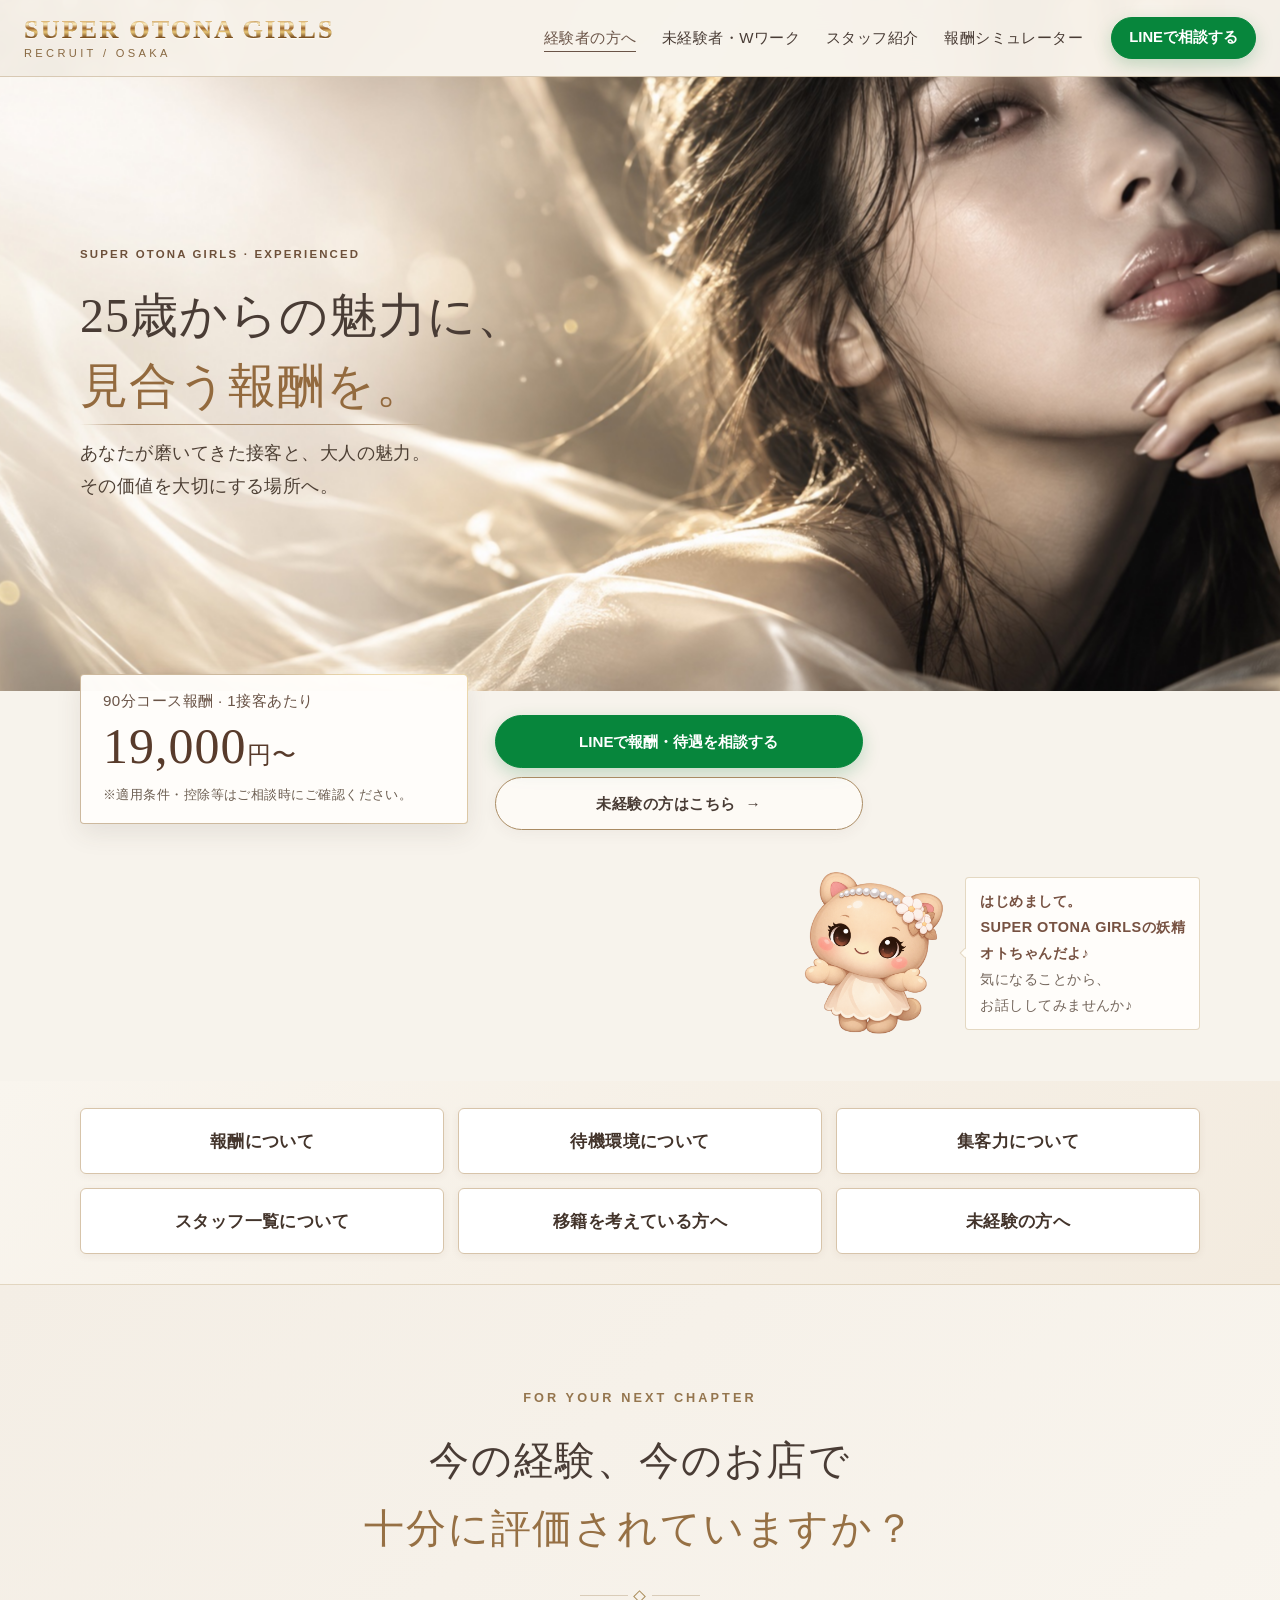
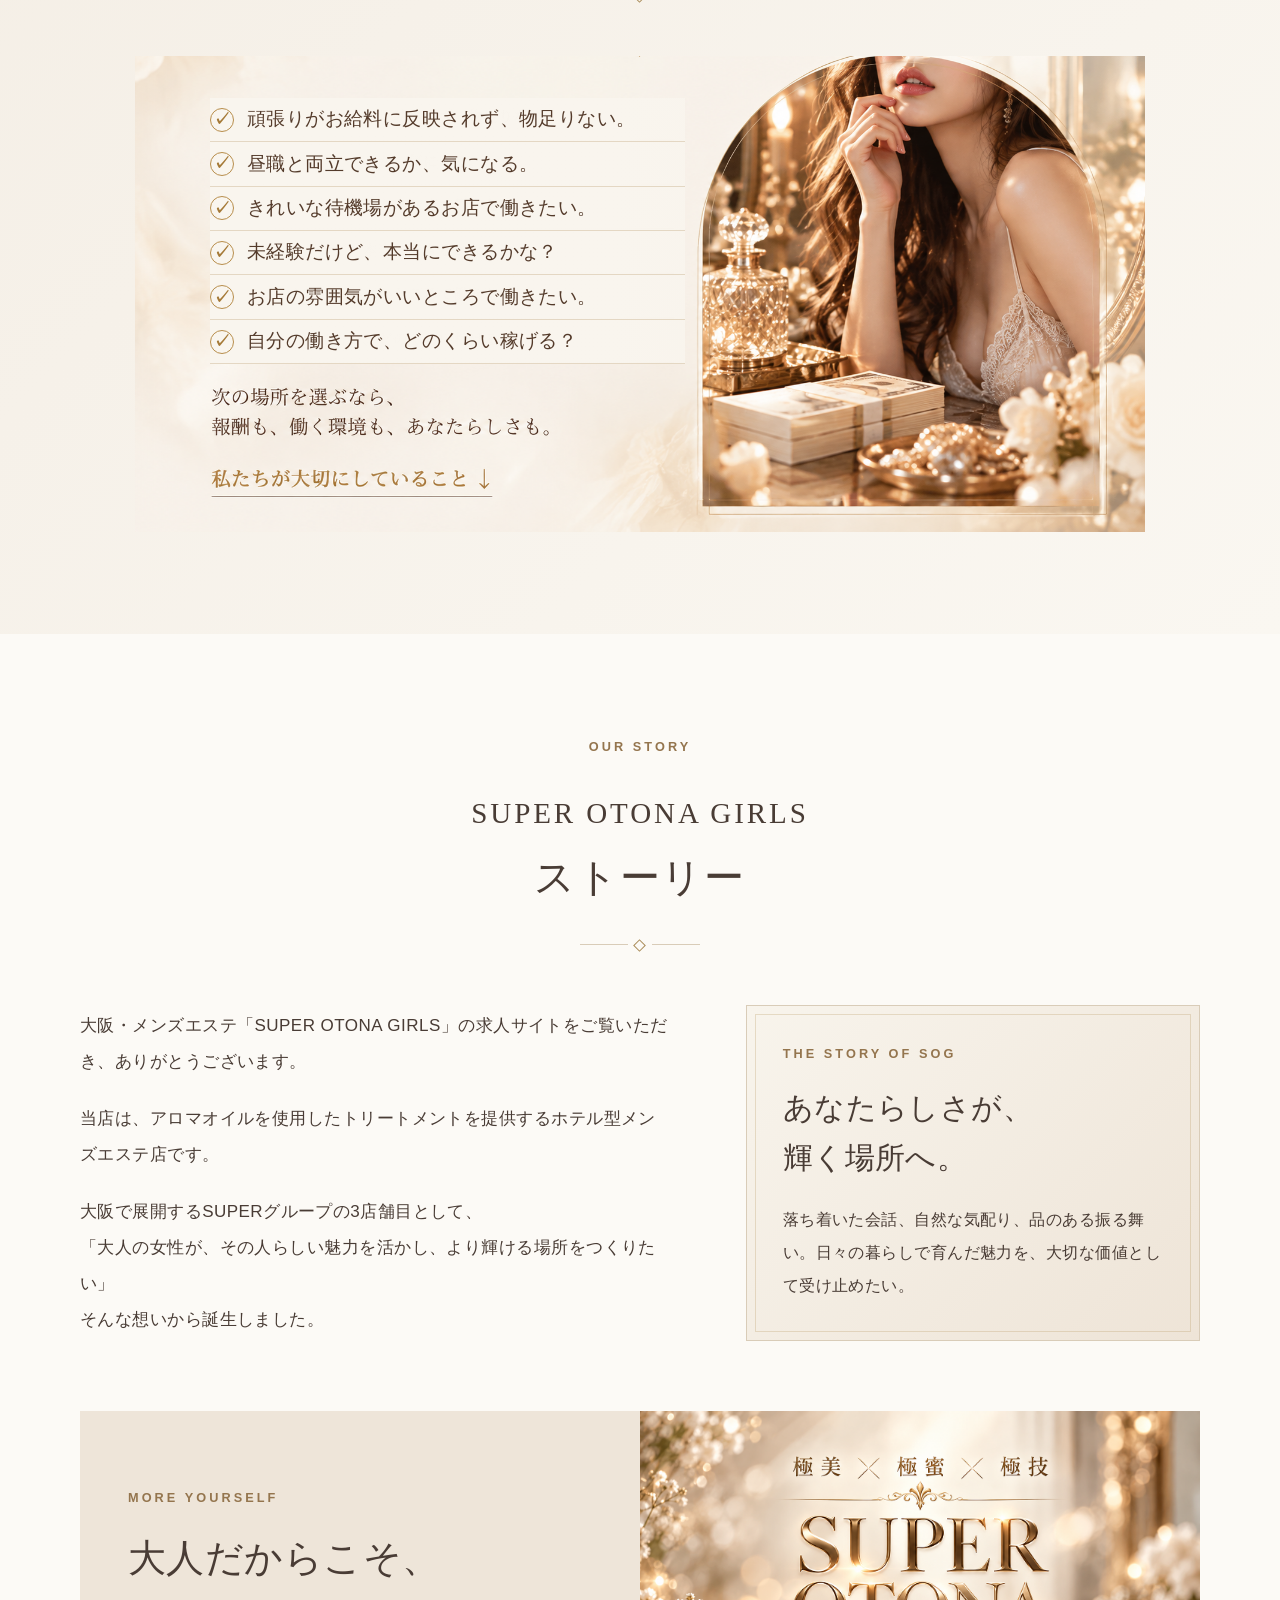
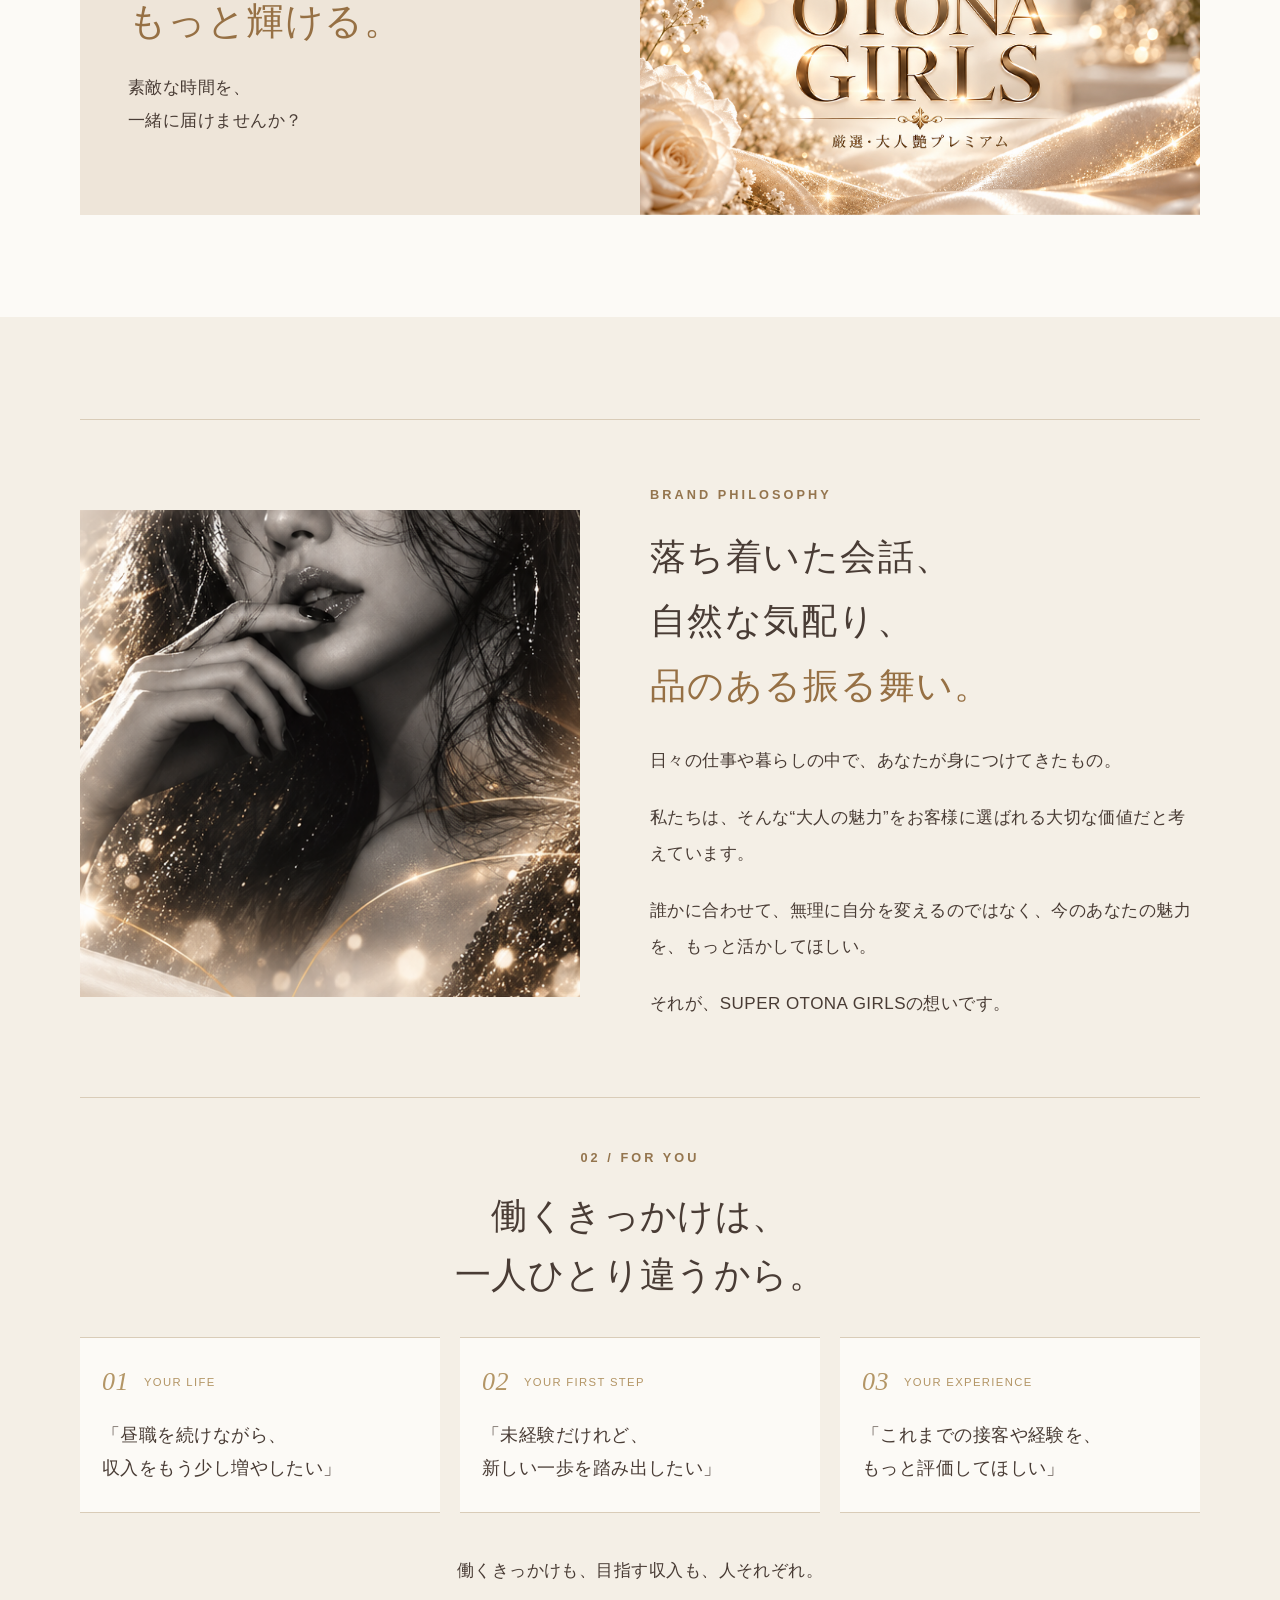
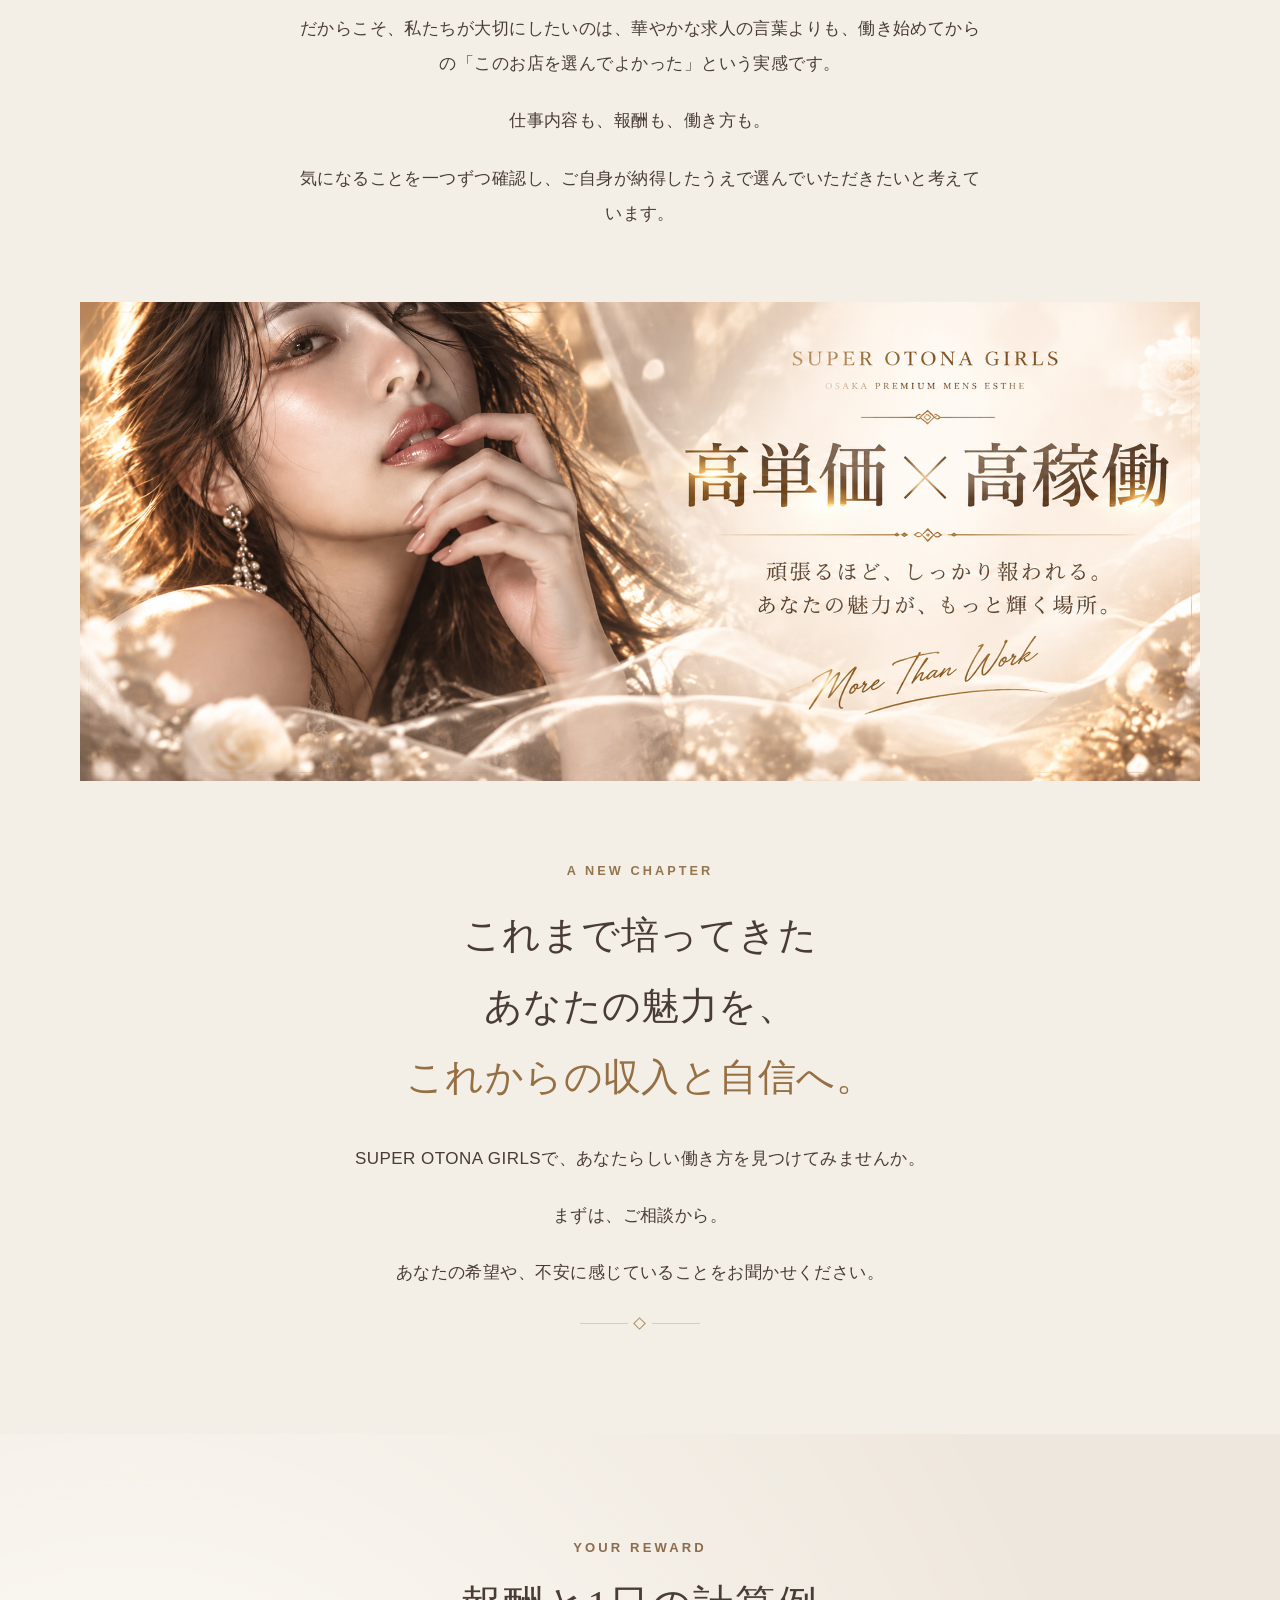
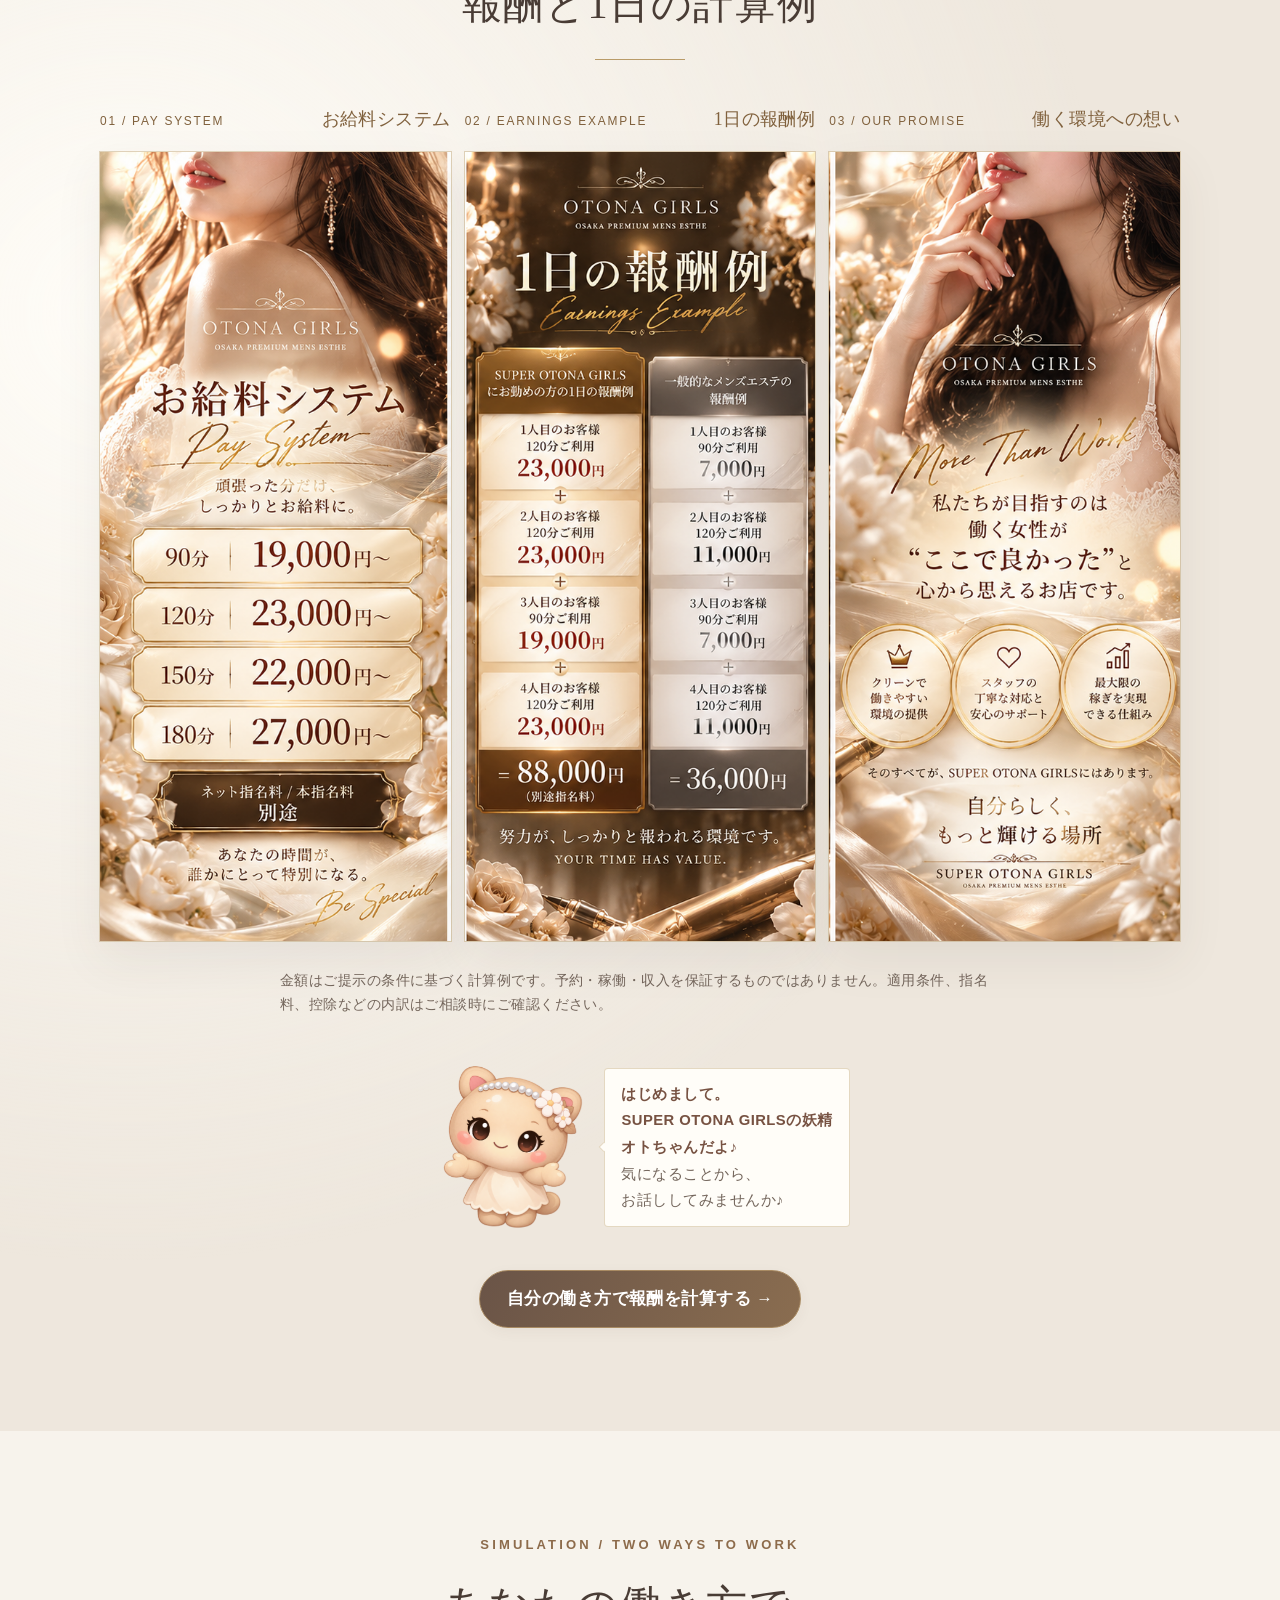
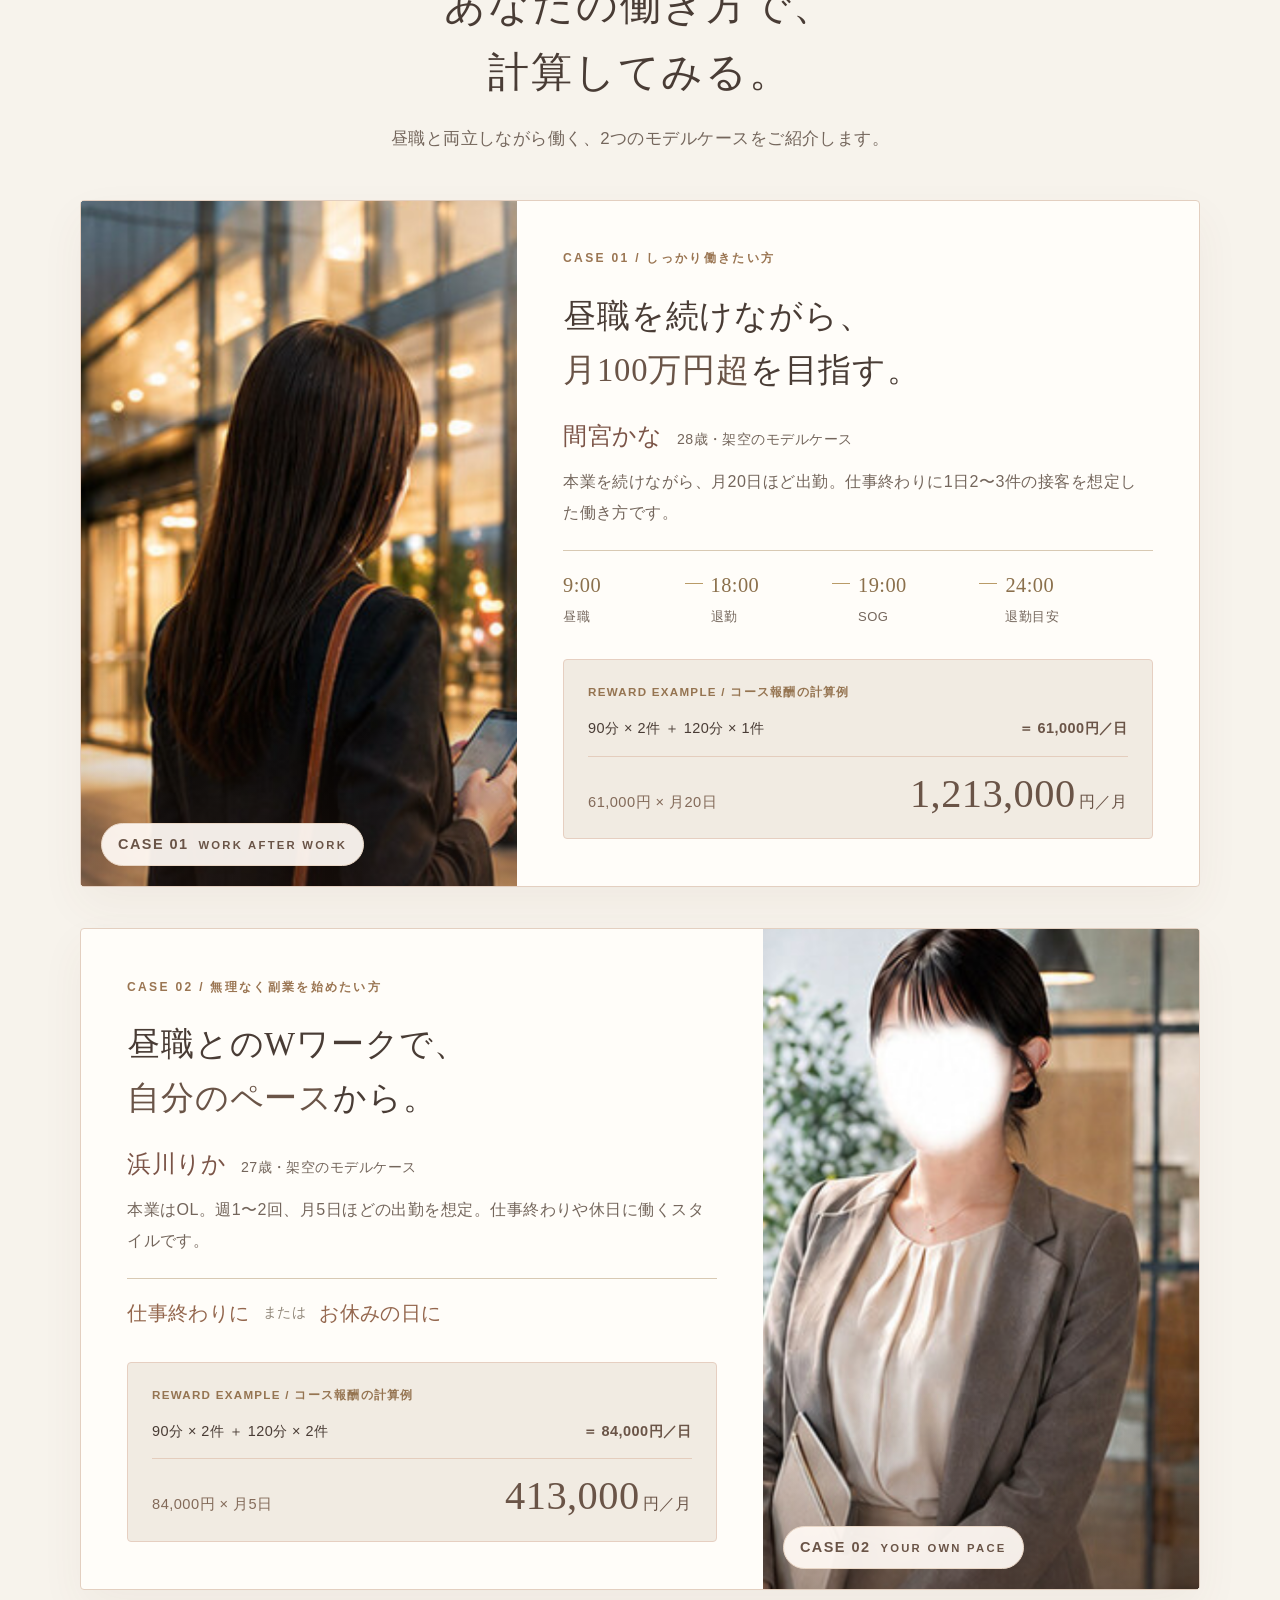
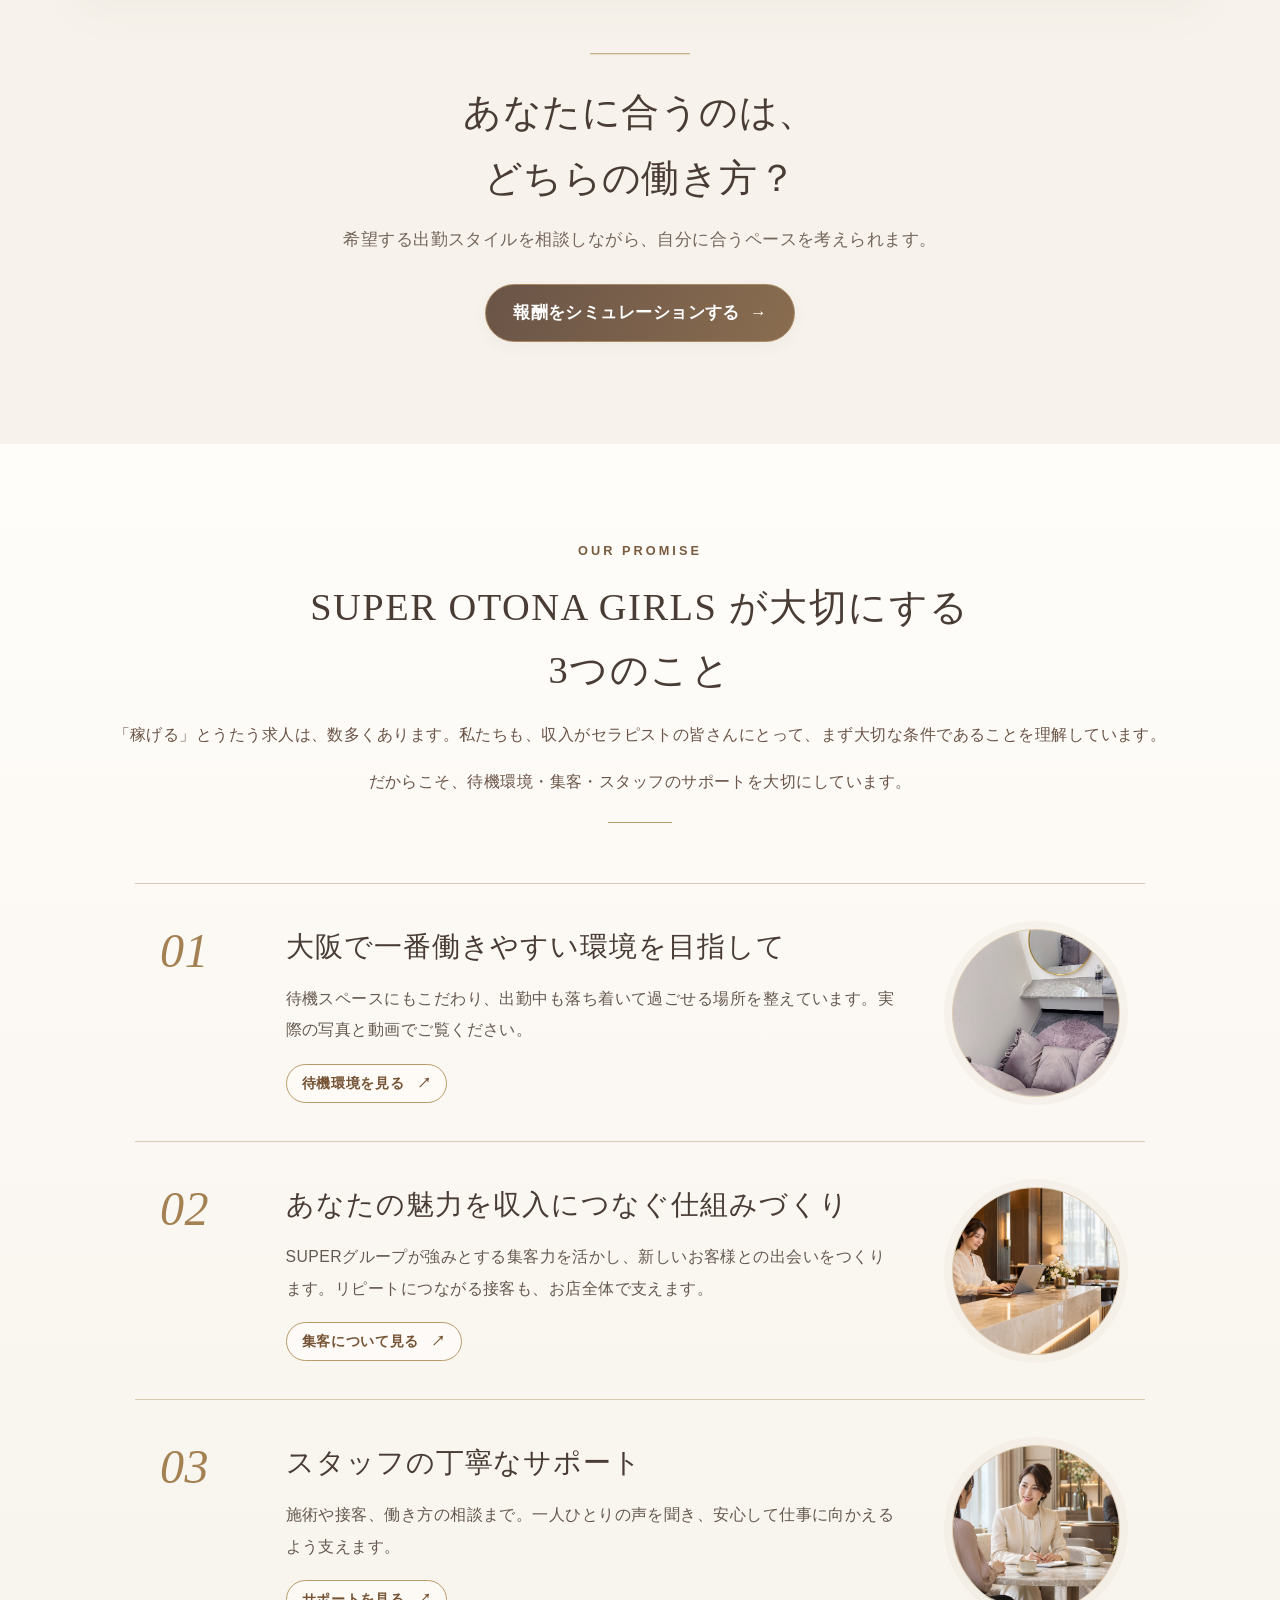
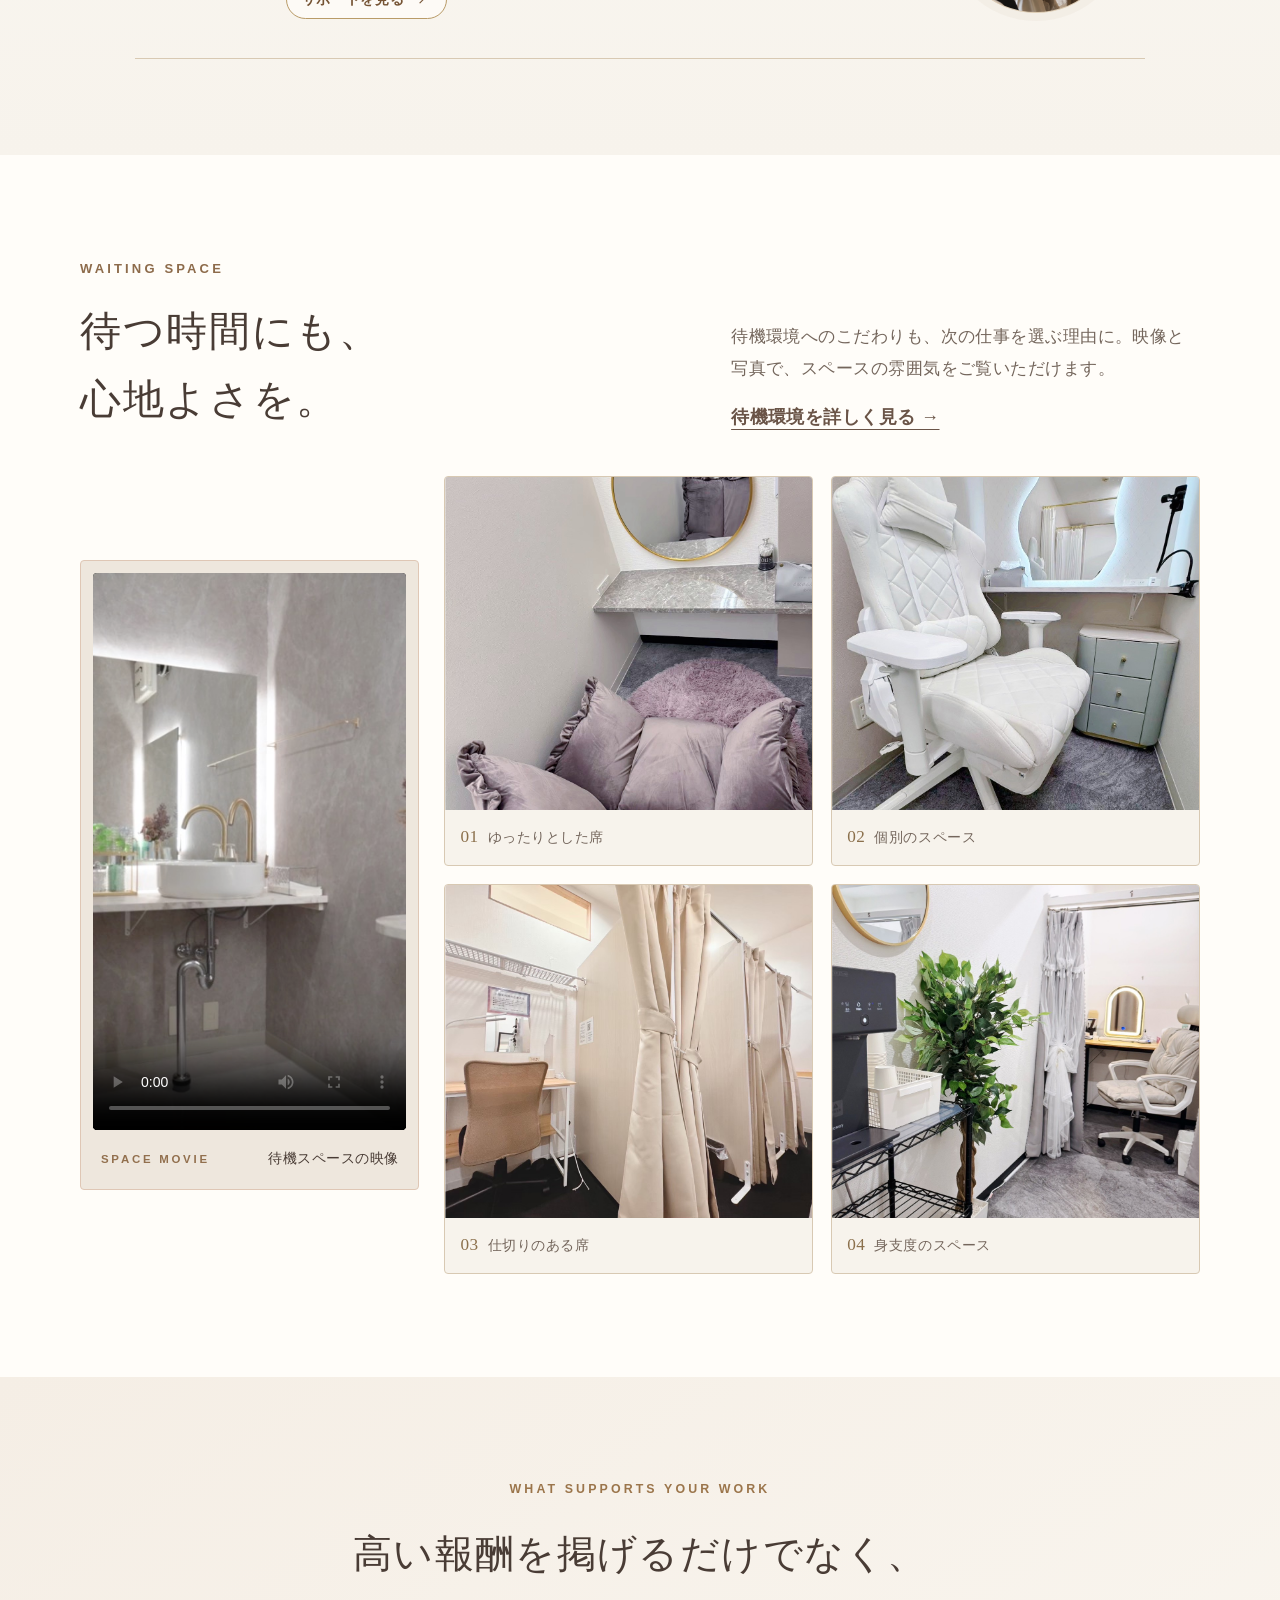
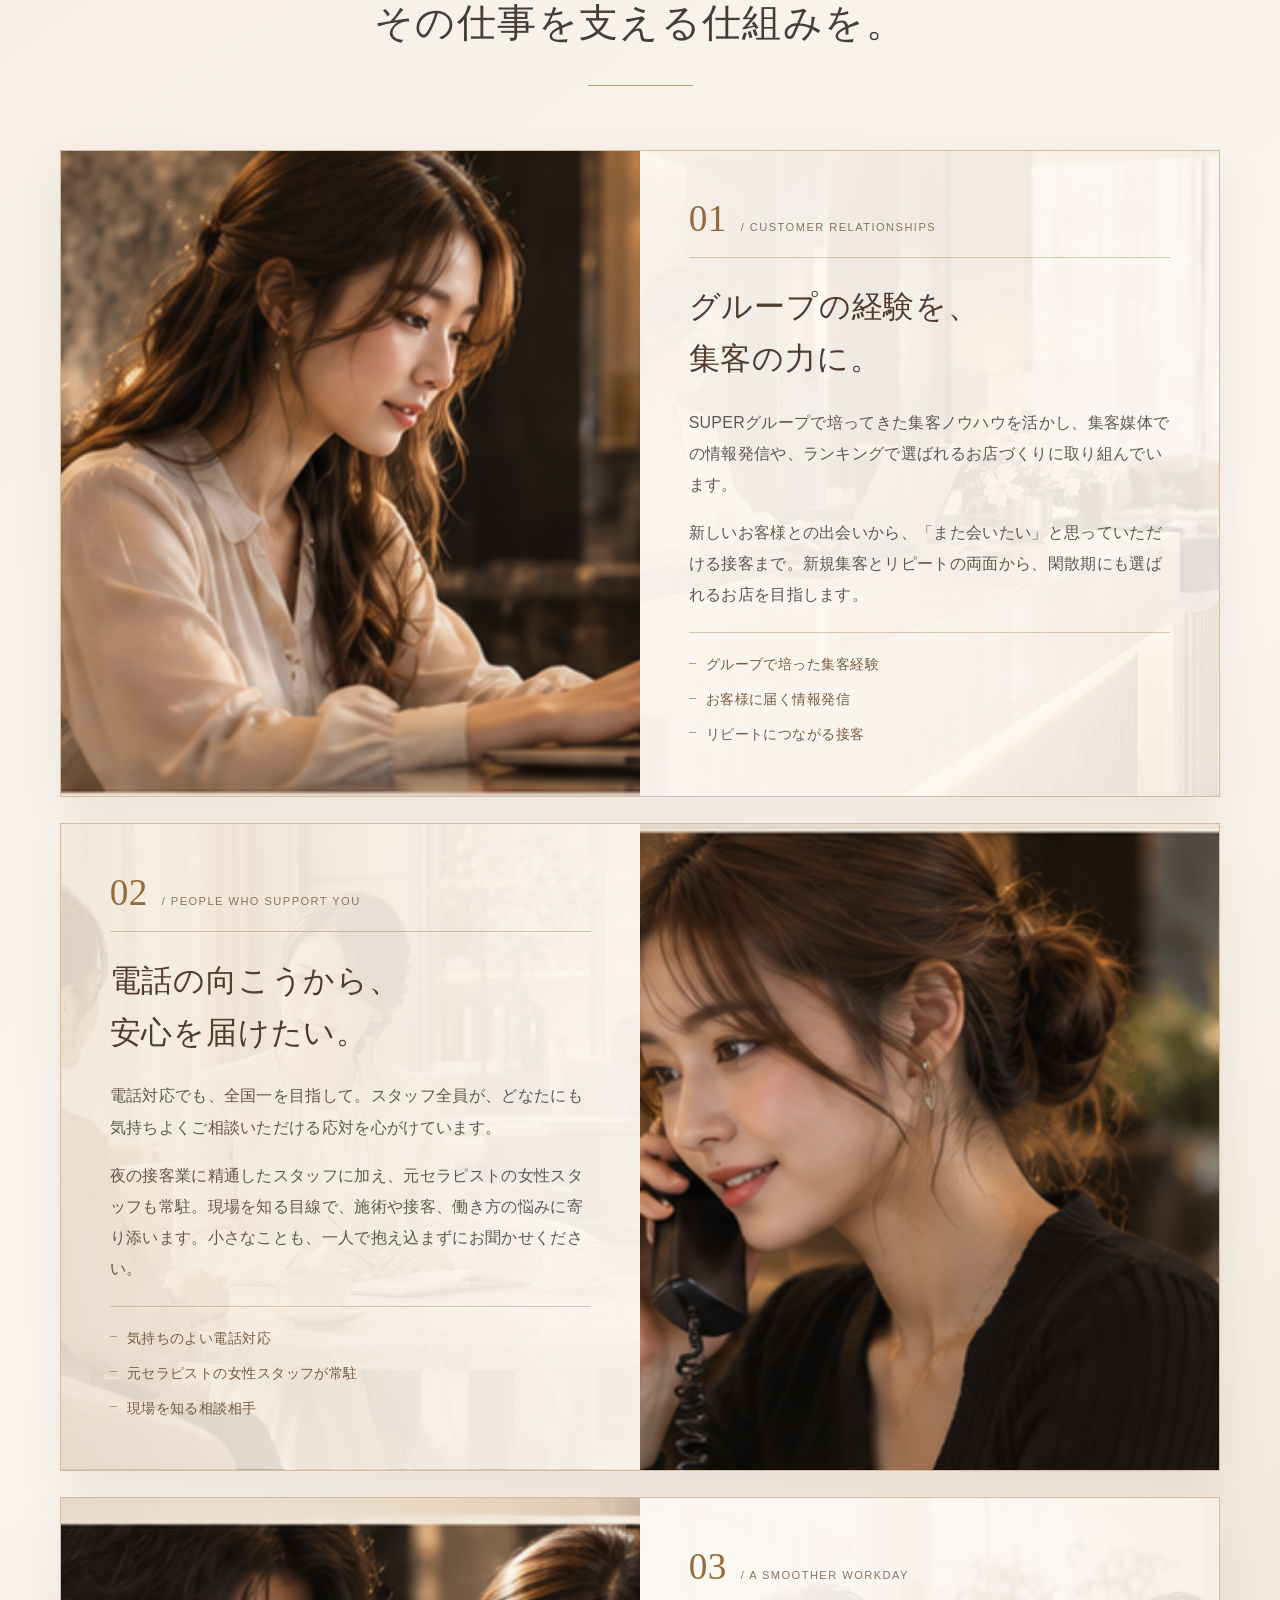
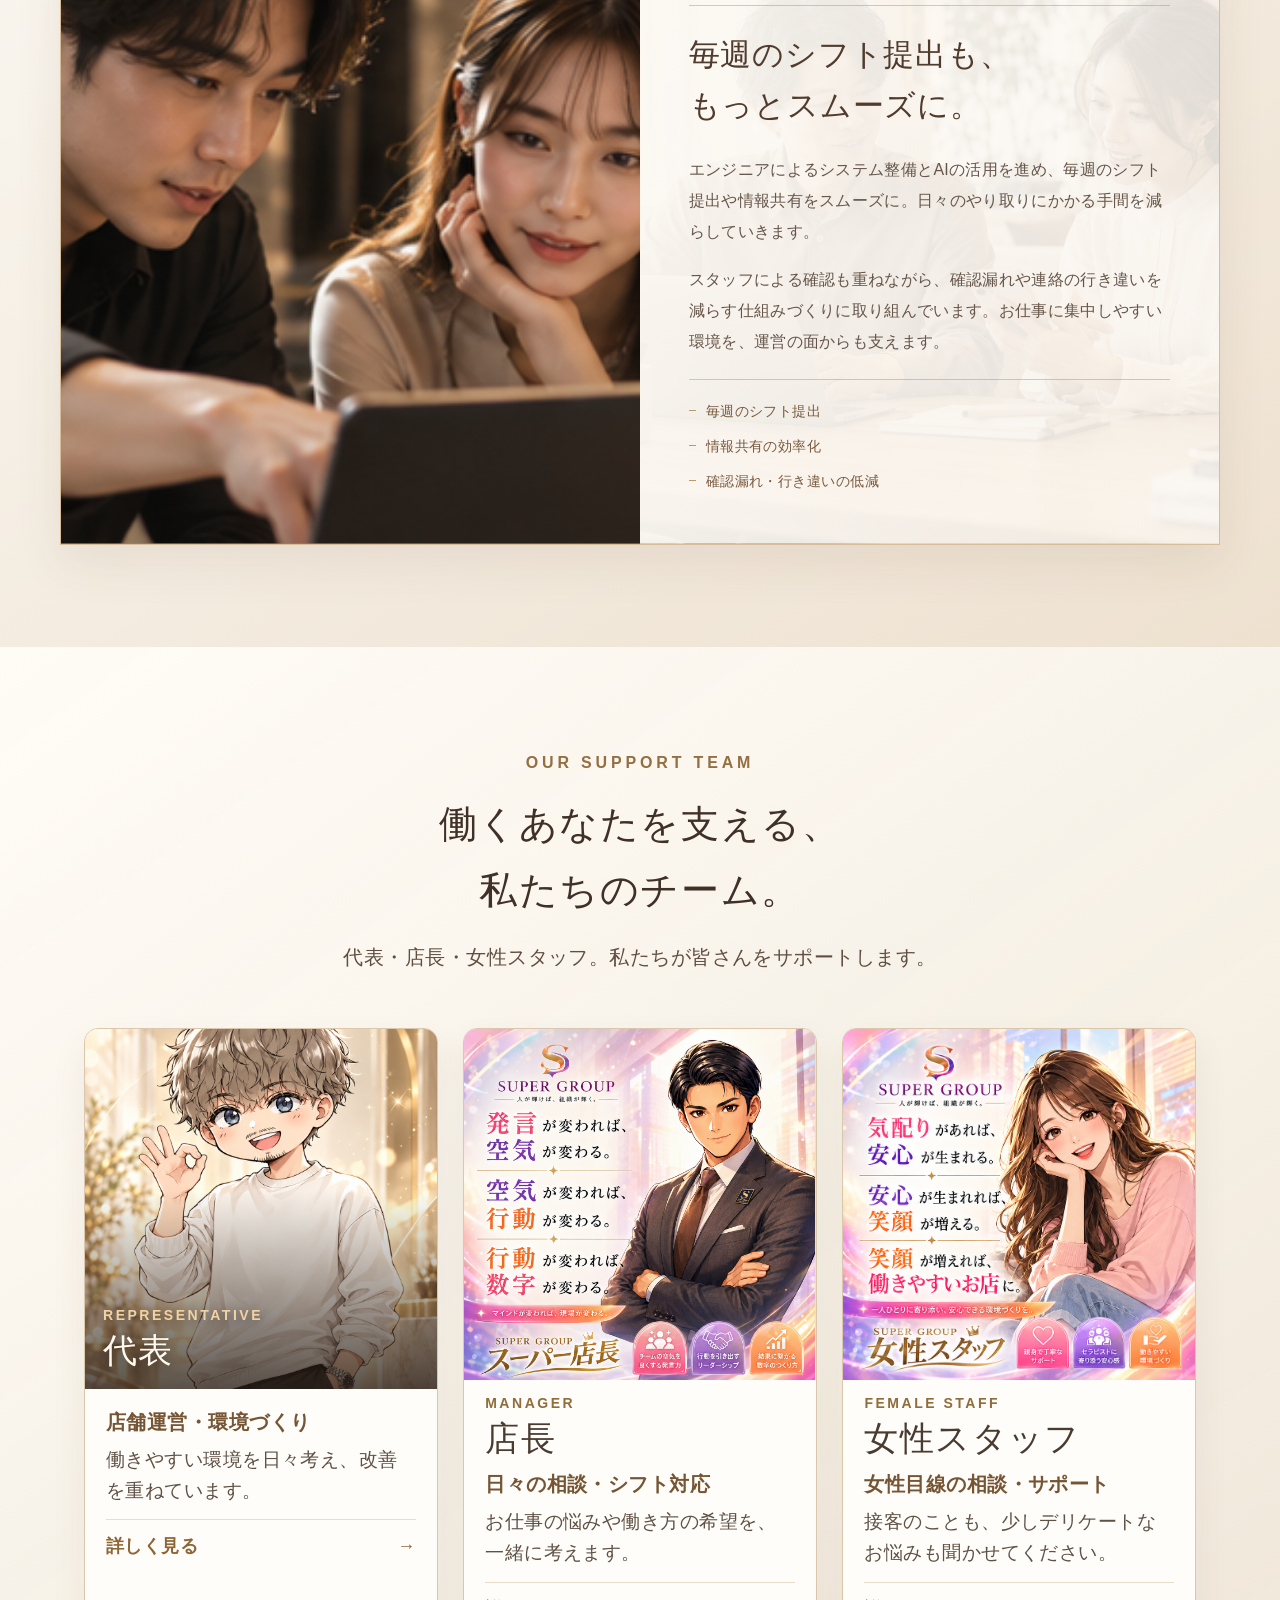
<file: index.html>
<!doctype html>
<html lang="ja">
<head>
  <meta charset="utf-8">
  <meta name="viewport" content="width=device-width, initial-scale=1">
  <meta name="robots" content="noindex,nofollow">
  <meta name="theme-color" content="#f7f3ec">
  <meta name="description" content="SUPER OTONA GIRLSの求人LPデザイン検討用サンプル。経験者向けの報酬・働く環境をご紹介します。">
  <title>経験者の方へ | SUPER OTONA GIRLS 求人サンプル</title>
  <link rel="icon" href="favicon.svg" type="image/svg+xml">
  <link rel="stylesheet" href="tokens.css"><link rel="stylesheet" href="base.css"><link rel="stylesheet" href="components.css?v=2"><link rel="stylesheet" href="pages.css?v=21">
  <link rel="stylesheet" href="experienced.css?v=5">
  <link rel="stylesheet" href="experienced-support.css?v=2">
  <link rel="stylesheet" href="experience-v2.css?v=8">
  <link rel="stylesheet" href="experience-v3-support.css?v=1">
  <link rel="stylesheet" href="top-a.css?v=5">
  <link rel="stylesheet" href="top-hero-overlay.css?v=6">
  <link rel="stylesheet" href="floral-atmosphere.css?v=3">
  <link rel="stylesheet" href="top-gold-wordmark.css?v=1">
  <link rel="stylesheet" href="mobile-menu.css?v=2">
  <link rel="stylesheet" href="line-cta.css?v=2">
  <link rel="stylesheet" href="top-team.css?v=6">
  <link rel="stylesheet" href="body-type-plus-2.css?v=1">
  <link rel="stylesheet" href="top-hero-jump.css?v=4">
  <link rel="stylesheet" href="motion-plus.css?v=2">
  <script defer src="config.js"></script><script defer src="main.js?v=4"></script><script defer src="animations.js?v=2"></script><script defer src="petals.js?v=1"></script><script defer src="motion-plus.js?v=2"></script>
</head>
<body data-page="experienced">
  <header class="site-header">
    <div class="header-inner">
      <a class="brand brand--gold" href="index.html" aria-label="SUPER OTONA GIRLS 求人TOPへ">
        <span class="brand__wordmark">SUPER OTONA GIRLS</span>
        <small>RECRUIT / OSAKA</small>
      </a>
      <button class="menu-toggle" type="button" aria-label="メニューを開く" aria-expanded="false" aria-controls="main-nav"><span class="menu-toggle__lines" aria-hidden="true"></span></button>
      <nav id="main-nav" class="nav-links" aria-label="メインメニュー">
        <a href="index.html" aria-current="page">経験者の方へ</a><a href="beginner.html">未経験者・Wワーク</a><a href="staff.html">スタッフ紹介</a><a href="simulator.html">報酬シミュレーター</a>
      </nav>
      <button class="button button--small header-cta" type="button" data-line>LINEで相談する</button>
    </div>
  </header>
  <main>
    <section class="top-a-hero" aria-labelledby="experienced-title">
      <div class="top-a-hero__visual">
        <figure class="top-a-hero__media">
          <img src="hero-bold-01-closeup.jpg" alt="シャンパン色の光の中で、顔を大きく写した架空の成人女性" width="1672" height="941" fetchpriority="high">

        </figure>
        <div class="container top-a-hero__inner"><div class="top-a-hero__copy">
          <span class="top-a-kicker">SUPER OTONA GIRLS · EXPERIENCED</span>
          <h1 id="experienced-title">25歳からの魅力に、<br><em>見合う報酬を。</em></h1>
          <p class="top-a-hero__lead">あなたが磨いてきた接客と、大人の魅力。<br>その価値を大切にする場所へ。</p>
        </div></div>
      </div>
      <div class="container top-a-hero__details">
        <div class="top-a-hero__reward"><span>90分コース報酬 · 1接客あたり</span><strong>19,000<small>円〜</small></strong><p>※適用条件・控除等はご相談時にご確認ください。</p></div>
        <div class="top-a-hero__actions"><button class="button" type="button" data-line>LINEで報酬・待遇を相談する</button><a class="button button--outline" href="beginner.html" data-beginner-link>未経験の方はこちら <span aria-hidden="true">→</span></a></div>
        <aside class="e-help-guide top-a-hero__guide" aria-label="オトちゃんからのひとこと"><span class="e-help-mascot" aria-hidden="true"><img src="otochan-open-arms.png" alt="" width="1145" height="1374"></span><p><strong>はじめまして。<br>SUPER OTONA GIRLSの妖精<br>オトちゃんだよ♪</strong><br>気になることから、<br>お話ししてみませんか♪</p></aside>
      </div>
    </section>

    <nav class="top-hero-jump" aria-label="ページ内のご案内">
      <div class="container top-hero-jump__grid">
        <a class="top-hero-jump__button" href="#reward"><span>報酬<br class="top-hero-jump__mobile-break">について</span></a>
        <a class="top-hero-jump__button" href="#waiting-space"><span>待機環境<br class="top-hero-jump__mobile-break">について</span></a>
        <a class="top-hero-jump__button" href="#customer-acquisition"><span>集客力<br class="top-hero-jump__mobile-break">について</span></a>
        <a class="top-hero-jump__button" href="#e-team-title"><span>スタッフ一覧<br class="top-hero-jump__mobile-break">について</span></a>
        <a class="top-hero-jump__button" href="#before-start"><span>移籍を考えている<br class="top-hero-jump__mobile-break">方へ</span></a>
        <a class="top-hero-jump__button" href="beginner.html"><span>未経験の方へ</span></a>
      </div>
    </nav>

    <section class="ev-section ev-concerns" id="before-start" aria-labelledby="before-title"><div class="container">
      <header class="ev-heading reveal"><span class="ev-kicker">FOR YOUR NEXT CHAPTER</span><h2 id="before-title">今の経験、今のお店で<br><em>十分に評価されていますか？</em></h2><span class="ev-ornament" aria-hidden="true"></span></header>
      <figure class="ev-concerns-art reveal" data-delay="1">
        <div class="ev-concerns-art__desktop"><img src="experience-concerns-provided.png" alt="" width="1685" height="934" loading="lazy"><a class="ev-concerns-art__link" href="#promise" aria-label="私たちが大切にしている3つのことへ移動"></a></div>
        <div class="ev-concerns-art__mobile"><div class="ev-concerns-art__text"><img src="experience-concerns-provided.png" alt="" width="1685" height="934" loading="lazy"><a class="ev-concerns-art__link" href="#promise" aria-label="私たちが大切にしている3つのことへ移動"></a></div><div class="ev-concerns-art__portrait"><img src="experience-concerns-provided.png" alt="" width="1685" height="934" loading="lazy"></div></div>
        <ul class="ev-concerns-art__list" aria-label="働く場所を選ぶときの気になること">
          <li>頑張りがお給料に反映されず、物足りない。</li>
          <li>昼職と両立できるか、気になる。</li>
          <li>きれいな待機場があるお店で働きたい。</li>
          <li>未経験だけど、本当にできるかな？</li>
          <li>お店の雰囲気がいいところで働きたい。</li>
          <li>自分の働き方で、どのくらい稼げる？</li>
        </ul>
        <figcaption class="sr-only">次の場所を選ぶなら、報酬も、働く環境も、あなたらしさも大切に。</figcaption>
      </figure>
    </div></section>

    <section class="ev-section ev-story" id="about-sog" aria-labelledby="about-title"><div class="container">
      <header class="ev-heading reveal"><span class="ev-kicker">OUR STORY</span><h2 id="about-title"><span class="ev-brand-title">SUPER OTONA GIRLS</span><br>ストーリー</h2><span class="ev-ornament" aria-hidden="true"></span></header>
      <div class="ev-story-layout">
        <div class="ev-prose reveal"><p>大阪・メンズエステ「SUPER OTONA GIRLS」の求人サイトをご覧いただき、ありがとうございます。</p><p>当店は、アロマオイルを使用したトリートメントを提供するホテル型メンズエステ店です。</p><p>大阪で展開するSUPERグループの3店舗目として、<br>「大人の女性が、その人らしい魅力を活かし、より輝ける場所をつくりたい」<br>そんな想いから誕生しました。</p></div>
        <aside class="ev-story-note reveal" data-delay="1" aria-label="SUPER OTONA GIRLSのストーリー"><span class="ev-kicker">THE STORY OF SOG</span><h3>あなたらしさが、<br>輝く場所へ。</h3><p>落ち着いた会話、自然な気配り、品のある振る舞い。日々の暮らしで育んだ魅力を、大切な価値として受け止めたい。</p></aside>
      </div>
      <div class="ev-more-yourself reveal"><div class="ev-more-copy"><span class="ev-kicker">MORE YOURSELF</span><h3>大人だからこそ、<br><em>もっと輝ける。</em></h3><p>素敵な時間を、<br>一緒に届けませんか？</p></div><figure class="ev-more-photo ev-more-photo--logo"><img src="story-logo-provided.png" alt="極美・極蜜・極技とSUPER OTONA GIRLSのゴールドのブランドロゴ" width="1477" height="1065" loading="lazy"></figure></div>
    </div></section>

    <section class="ev-section ev-introduction" id="introduction" aria-labelledby="intro-philosophy-title"><div class="container">
      <div class="ev-philosophy" aria-labelledby="intro-philosophy-title">
        <figure class="ev-monochrome reveal"><div class="ev-monochrome-window"><img src="champagne-hero-approved.png" alt="シャンパンの光をまとったモノクロの成人女性" width="1024" height="1536" loading="lazy"></div></figure>
        <div class="ev-philosophy-copy"><span class="ev-kicker reveal">BRAND PHILOSOPHY</span><h2 id="intro-philosophy-title" class="reveal">落ち着いた会話、<br>自然な気配り、<br><em>品のある振る舞い。</em></h2><div class="ev-prose"><p class="reveal">日々の仕事や暮らしの中で、あなたが身につけてきたもの。</p><p class="reveal">私たちは、そんな“大人の魅力”をお客様に選ばれる大切な価値だと考えています。</p><p class="reveal">誰かに合わせて、無理に自分を変えるのではなく、今のあなたの魅力を、もっと活かしてほしい。</p><p class="reveal">それが、SUPER OTONA GIRLSの想いです。</p></div></div>
      </div>
      <div class="ev-for-you" aria-labelledby="intro-for-you-title"><header class="ev-heading reveal"><span class="ev-kicker">02 / FOR YOU</span><h3 id="intro-for-you-title">働くきっかけは、<br>一人ひとり違うから。</h3></header><ul class="ev-wishes"><li class="reveal"><span>01 <small>YOUR LIFE</small></span><p>「昼職を続けながら、<br>収入をもう少し増やしたい」</p></li><li class="reveal" data-delay="1"><span>02 <small>YOUR FIRST STEP</small></span><p>「未経験だけれど、<br>新しい一歩を踏み出したい」</p></li><li class="reveal" data-delay="2"><span>03 <small>YOUR EXPERIENCE</small></span><p>「これまでの接客や経験を、<br>もっと評価してほしい」</p></li></ul><div class="ev-prose ev-prose--center"><p class="reveal">働くきっかけも、目指す収入も、人それぞれ。</p><p class="reveal">だからこそ、私たちが大切にしたいのは、華やかな求人の言葉よりも、働き始めてからの「このお店を選んでよかった」という実感です。</p><p class="reveal">仕事内容も、報酬も、働き方も。</p><p class="reveal">気になることを一つずつ確認し、ご自身が納得したうえで選んでいただきたいと考えています。</p></div></div>
      <div class="ev-promise" aria-labelledby="intro-promise-title"><h3 id="intro-promise-title" class="sr-only">高単価 × 高稼働</h3><figure class="ev-promise-art reveal"><img class="ev-promise-art__desktop" src="high-reward-promise-provided.png" alt="" width="1918" height="820" loading="lazy"><div class="ev-promise-art__mobile" aria-hidden="true"><div class="ev-promise-art__photo"><img src="high-reward-promise-provided.png" alt="" width="1918" height="820" loading="lazy"></div><div class="ev-promise-art__message"><img src="high-reward-promise-provided.png" alt="" width="1918" height="820" loading="lazy"></div></div><figcaption class="sr-only">SUPER OTONA GIRLS。高単価と高稼働の両立を目指し、頑張りや大人の魅力を大切にしています。SUPERグループで培ってきた運営・集客のノウハウを活かし、お客様との出会いやリピートにつながる接客を支えます。収入を保証するものではありません。</figcaption></figure></div>
      <div class="ev-intro-closing"><span class="ev-kicker reveal">A NEW CHAPTER</span><h3 class="reveal">これまで培ってきた<br>あなたの魅力を、<br><em>これからの収入と自信へ。</em></h3><div class="ev-prose"><p class="reveal">SUPER OTONA GIRLSで、あなたらしい働き方を見つけてみませんか。</p><p class="reveal">まずは、ご相談から。</p><p class="reveal">あなたの希望や、不安に感じていることをお聞かせください。</p></div><span class="ev-ornament" aria-hidden="true"></span></div>
    </div></section>

    <section class="reward-reference" id="reward" aria-labelledby="reward-title">
      <div class="container e-reward-heading reveal"><span class="eyebrow">YOUR REWARD</span><h2 id="reward-title">報酬と1日の計算例</h2><span class="e-rule" aria-hidden="true"></span></div>
      <div class="e-reward-stack">
        <figure class="e-reward-piece reveal" id="reward-pay"><figcaption><span>01 / PAY SYSTEM</span><h3>お給料システム</h3></figcaption><div class="e-reward-art e-reward-art--pay"><img src="reward-gold-triptych-provided.png" width="1448" height="1086" loading="lazy" alt="報酬案内の左面。90分19,000円〜、120分23,000円〜、150分22,000円〜、180分27,000円〜。ネット指名料・本指名料は別途。"></div></figure>
        <figure class="e-reward-piece reveal" id="reward-example"><figcaption><span>02 / EARNINGS EXAMPLE</span><h3>1日の報酬例</h3></figcaption><div class="e-reward-art e-reward-art--example"><img src="reward-gold-triptych-provided.png" width="1448" height="1086" loading="lazy" alt="報酬案内の中央面。120分23,000円を3件、90分19,000円を1件で1日88,000円の計算例。比較用の例は36,000円。収入を保証するものではありません。"></div></figure>
        <figure class="e-reward-piece reveal" id="reward-message"><figcaption><span>03 / OUR PROMISE</span><h3>働く環境への想い</h3></figcaption><div class="e-reward-art e-reward-art--message"><img src="reward-gold-triptych-provided.png" width="1448" height="1086" loading="lazy" alt="報酬案内の右面。働きやすい環境、スタッフの対応、収入につながる仕組みを伝えるメッセージ。"></div></figure>
      </div>
      <div class="container e-reward-footer"><p class="fine-print">金額はご提示の条件に基づく計算例です。予約・稼働・収入を保証するものではありません。適用条件、指名料、控除などの内訳はご相談時にご確認ください。</p><aside class="e-help-guide reveal" aria-label="オトちゃんからのひとこと"><span class="e-help-mascot" aria-hidden="true"><img src="otochan-open-arms.png" alt="" width="1145" height="1374" loading="lazy"></span><p><strong>はじめまして。<br>SUPER OTONA GIRLSの妖精<br>オトちゃんだよ♪</strong><br>気になることから、<br>お話ししてみませんか♪</p></aside><a class="button" href="simulator.html">自分の働き方で報酬を計算する →</a></div>
    </section>
    <section class="section simulation-stories" id="simulation" aria-labelledby="simulation-title">
      <div class="container">
        <div class="simulation-stories__heading reveal">
          <span class="eyebrow">SIMULATION / TWO WAYS TO WORK</span>
          <h2 id="simulation-title">あなたの働き方で、<br>計算してみる。</h2>
          <p>昼職と両立しながら働く、2つのモデルケースをご紹介します。</p>
        </div>

        <article class="simulation-case simulation-case--kana reveal" aria-labelledby="case-kana-title">
          <figure class="simulation-case__photo">
            <img src="case-kana-provided.png" alt="間宮かなのモデルケース用の仕事帰りの女性のイメージ画像" width="1326" height="1024" loading="lazy">
            <figcaption>CASE 01 <span>WORK AFTER WORK</span></figcaption>
          </figure>
          <div class="simulation-case__content">
            <span class="simulation-case__label">CASE 01 / しっかり働きたい方</span>
            <h3 id="case-kana-title">昼職を続けながら、<br><em>月100万円超</em>を目指す。</h3>
            <p class="simulation-case__name">間宮かな <span>28歳・架空のモデルケース</span></p>
            <p class="simulation-case__description">本業を続けながら、月20日ほど出勤。仕事終わりに1日2〜3件の接客を想定した働き方です。</p>
            <ol class="simulation-timeline" aria-label="1日の時間例">
              <li><time datetime="09:00">9:00</time><span>昼職</span></li>
              <li><time datetime="18:00">18:00</time><span>退勤</span></li>
              <li><time datetime="19:00">19:00</time><span>SOG</span></li>
              <li><time datetime="00:00">24:00</time><span>退勤目安</span></li>
            </ol>
            <div class="simulation-calculation" aria-label="コース報酬の計算例">
              <span class="simulation-calculation__caption">REWARD EXAMPLE / コース報酬の計算例</span>
              <p>90分 × 2件 ＋ 120分 × 1件 <strong>＝ 61,000円／日</strong></p>
              <div class="simulation-calculation__total"><span>61,000円 × 月20日</span><strong>1,220,000<small>円／月</small></strong></div>
            </div>
          </div>
        </article>

        <article class="simulation-case simulation-case--rika reveal" aria-labelledby="case-rika-title">
          <figure class="simulation-case__photo">
            <img src="case-rika-provided.png" alt="浜川りかのモデルケース用のオフィスで働く女性のイメージ画像" width="1358" height="802" loading="lazy">
            <figcaption>CASE 02 <span>YOUR OWN PACE</span></figcaption>
          </figure>
          <div class="simulation-case__content">
            <span class="simulation-case__label">CASE 02 / 無理なく副業を始めたい方</span>
            <h3 id="case-rika-title">昼職とのWワークで、<br><em>自分のペース</em>から。</h3>
            <p class="simulation-case__name">浜川りか <span>27歳・架空のモデルケース</span></p>
            <p class="simulation-case__description">本業はOL。週1〜2回、月5日ほどの出勤を想定。仕事終わりや休日に働くスタイルです。</p>
            <div class="simulation-case__workstyle" aria-label="出勤スタイルの例"><span>仕事終わりに</span><span class="simulation-case__or">または</span><span>お休みの日に</span></div>
            <div class="simulation-calculation" aria-label="コース報酬の計算例">
              <span class="simulation-calculation__caption">REWARD EXAMPLE / コース報酬の計算例</span>
              <p>90分 × 2件 ＋ 120分 × 2件 <strong>＝ 84,000円／日</strong></p>
              <div class="simulation-calculation__total"><span>84,000円 × 月5日</span><strong>420,000<small>円／月</small></strong></div>
            </div>
          </div>
        </article>

        <div class="simulation-stories__footer reveal">
          <span class="simulation-stories__rule" aria-hidden="true"></span>
          <h3>あなたに合うのは、<br>どちらの働き方？</h3>
          <p>希望する出勤スタイルを相談しながら、自分に合うペースを考えられます。</p>
          <a class="button" href="simulator.html">報酬をシミュレーションする <span aria-hidden="true">→</span></a>
        </div>
      </div>
    </section>
    <section class="top-a-promise" id="promise" aria-labelledby="top-a-promise-title"><div class="container">
      <header class="top-a-promise__heading reveal">
        <span class="top-a-kicker">OUR PROMISE</span>
        <h2 id="top-a-promise-title">SUPER OTONA GIRLS が大切にする<br>3つのこと</h2>
        <p>「稼げる」とうたう求人は、数多くあります。私たちも、収入がセラピストの皆さんにとって、まず大切な条件であることを理解しています。</p>
        <p>だからこそ、待機環境・集客・スタッフのサポートを大切にしています。</p>
      </header>
      <nav class="top-a-promise__list" aria-label="大切にしている3つのこと">
        <a class="top-a-promise__item reveal" href="#waiting-space"><figure class="top-a-promise__photo"><img src="lounge-seat.jpg" alt="落ち着いて過ごせる待機スペースの写真" width="1108" height="1477" loading="lazy"></figure><span class="top-a-promise__number">01</span><div class="top-a-promise__body"><h3>大阪で一番働きやすい環境を目指して</h3><p>待機スペースにもこだわり、出勤中も落ち着いて過ごせる場所を整えています。実際の写真と動画でご覧ください。</p><span class="top-a-promise__cta">待機環境を見る <span aria-hidden="true">↗</span></span></div></a>
        <a class="top-a-promise__item reveal" data-delay="1" href="#customer-acquisition"><figure class="top-a-promise__photo"><img src="acquisition.jpg" alt="上質な空間での接客準備のイメージ" width="1536" height="1024" loading="lazy"></figure><span class="top-a-promise__number">02</span><div class="top-a-promise__body"><h3>あなたの魅力を収入につなぐ仕組みづくり</h3><p>SUPERグループが強みとする集客力を活かし、新しいお客様との出会いをつくります。リピートにつながる接客も、お店全体で支えます。</p><span class="top-a-promise__cta">集客について見る <span aria-hidden="true">↗</span></span></div></a>
        <a class="top-a-promise__item reveal" data-delay="2" href="#staff-care"><figure class="top-a-promise__photo"><img src="staff-support.jpg" alt="女性がスタッフに働き方を相談するイメージ" width="1536" height="1024" loading="lazy"></figure><span class="top-a-promise__number">03</span><div class="top-a-promise__body"><h3>スタッフの丁寧なサポート</h3><p>施術や接客、働き方の相談まで。一人ひとりの声を聞き、安心して仕事に向かえるよう支えます。</p><span class="top-a-promise__cta">サポートを見る <span aria-hidden="true">↗</span></span></div></a>
      </nav>
    </div></section>

    <section class="section section--white waiting-section" id="waiting-space" aria-labelledby="waiting-title">
      <div class="container">
        <div class="waiting-heading reveal">
          <div><span class="eyebrow">WAITING SPACE</span><h2 id="waiting-title">待つ時間にも、<br>心地よさを。</h2></div>
          <div><p>待機環境へのこだわりも、次の仕事を選ぶ理由に。映像と写真で、スペースの雰囲気をご覧いただけます。</p><a class="text-link" href="beginner.html#lounge">待機環境を詳しく見る →</a></div>
        </div>
        <div class="waiting-showcase">
          <figure class="waiting-video reveal">
            <video controls playsinline preload="metadata" poster="video-poster.jpg" aria-label="待機スペースの紹介動画">
              <source src="waiting-room.mp4" type="video/mp4">
              お使いのブラウザでは動画を再生できません。
            </video>
            <figcaption><span class="eyebrow">SPACE MOVIE</span>待機スペースの映像</figcaption>
          </figure>
          <div class="waiting-photo-grid reveal" data-delay="1" aria-label="待機スペースの写真">
            <figure><img src="lounge-seat.jpg" alt="クッションのある椅子と鏡を備えたスペース" width="1108" height="1477" loading="lazy"><figcaption>01 <span>ゆったりとした席</span></figcaption></figure>
            <figure><img src="private-seat.jpg" alt="白い椅子と鏡を備えた個別のスペース" width="1049" height="1399" loading="lazy"><figcaption>02 <span>個別のスペース</span></figcaption></figure>
            <figure><img src="curtain-booths.jpg" alt="カーテンで仕切られた席が並ぶスペース" width="1478" height="1108" loading="lazy"><figcaption>03 <span>仕切りのある席</span></figcaption></figure>
            <figure><img src="refreshment-space.jpg" alt="鏡、ドリンク用の機器、身支度用の席があるスペース" width="1108" height="1477" loading="lazy"><figcaption>04 <span>身支度のスペース</span></figcaption></figure>
          </div>
        </div>
      </div>
    </section>
<section class="ev-support" id="work-support" aria-labelledby="work-support-title">
  <div class="container ev-support-container">
    <header class="ev-support-heading reveal">
      <span class="ev-support-eyebrow">WHAT SUPPORTS YOUR WORK</span>
      <h2 id="work-support-title">高い報酬を掲げるだけでなく、<br>その仕事を支える仕組みを。</h2>
      <span class="ev-support-rule" aria-hidden="true"></span>
    </header>

    <div class="ev-support-rows">
      <article class="ev-support-row" id="customer-acquisition" aria-labelledby="ev-support-acquisition-title">
        <figure class="ev-support-photo reveal">
          <img src="support-three-pillars-reference.png" alt="写真の1段目。落ち着いた空間で集客に取り組む女性のイメージ" width="1676" height="938" loading="lazy">

        </figure>
        <div class="ev-support-copy reveal" data-delay="1">
          <span class="ev-support-number">01 <span>/ CUSTOMER RELATIONSHIPS</span></span>
          <h3 id="ev-support-acquisition-title">グループの経験を、<br>集客の力に。</h3>
          <p>SUPERグループで培ってきた集客ノウハウを活かし、集客媒体での情報発信や、ランキングで選ばれるお店づくりに取り組んでいます。</p>
          <p>新しいお客様との出会いから、「また会いたい」と思っていただける接客まで。新規集客とリピートの両面から、閑散期にも選ばれるお店を目指します。</p>
          <ul class="ev-support-points" aria-label="集客で大切にしていること">
            <li>グループで培った集客経験</li>
            <li>お客様に届く情報発信</li>
            <li>リピートにつながる接客</li>
          </ul>
        </div>
      </article>

      <article class="ev-support-row ev-support-row--reverse ev-support-row--cocoa" id="staff-care" aria-labelledby="ev-support-staff-title">
        <figure class="ev-support-photo reveal">
          <img src="support-three-pillars-reference.png" alt="写真の2段目。電話で相談を受ける女性スタッフのイメージ" width="1676" height="938" loading="lazy">

        </figure>
        <div class="ev-support-copy reveal" data-delay="1">
          <span class="ev-support-number">02 <span>/ PEOPLE WHO SUPPORT YOU</span></span>
          <h3 id="ev-support-staff-title">電話の向こうから、<br>安心を届けたい。</h3>
          <p>電話対応でも、全国一を目指して。スタッフ全員が、どなたにも気持ちよくご相談いただける応対を心がけています。</p>
          <p>夜の接客業に精通したスタッフに加え、元セラピストの女性スタッフも常駐。現場を知る目線で、施術や接客、働き方の悩みに寄り添います。小さなことも、一人で抱え込まずにお聞かせください。</p>
          <ul class="ev-support-points" aria-label="スタッフのサポート">
            <li>気持ちのよい電話対応</li>
            <li>元セラピストの女性スタッフが常駐</li>
            <li>現場を知る相談相手</li>
          </ul>
        </div>
      </article>

      <article class="ev-support-row" aria-labelledby="ev-support-systems-title">
        <figure class="ev-support-photo reveal">
          <img src="support-three-pillars-reference.png" alt="写真の3段目。スタッフと女性がシフトを確認するイメージ" width="1676" height="938" loading="lazy">

        </figure>
        <div class="ev-support-copy reveal" data-delay="1">
          <span class="ev-support-number">03 <span>/ A SMOOTHER WORKDAY</span></span>
          <h3 id="ev-support-systems-title">毎週のシフト提出も、<br>もっとスムーズに。</h3>
          <p>エンジニアによるシステム整備とAIの活用を進め、毎週のシフト提出や情報共有をスムーズに。日々のやり取りにかかる手間を減らしていきます。</p>
          <p>スタッフによる確認も重ねながら、確認漏れや連絡の行き違いを減らす仕組みづくりに取り組んでいます。お仕事に集中しやすい環境を、運営の面からも支えます。</p>
          <ul class="ev-support-points" aria-label="システムで支える業務">
            <li>毎週のシフト提出</li>
            <li>情報共有の効率化</li>
            <li>確認漏れ・行き違いの低減</li>
          </ul>
        </div>
      </article>
    </div>
  </div>
</section>

    <section class="section section--ivory e-team" aria-labelledby="e-team-title">
      <div class="container e-team__inner">
        <div class="e-team__heading reveal">
          <span class="eyebrow">OUR SUPPORT TEAM</span>
          <h2 id="e-team-title">働くあなたを支える、<br>私たちのチーム。</h2>
          <p>代表・店長・女性スタッフ。私たちが皆さんをサポートします。</p>
        </div>
        <div class="e-team__grid" role="group" aria-label="代表、店長、女性スタッフの紹介">
          <article class="e-team-card reveal">
            <a class="e-team-card__link" href="staff.html#staff-representative-title">
              <div class="e-team-card__visual">
                <div class="e-team-card__art e-team-card__art--representative" aria-hidden="true"></div>
                <div class="e-team-card__role"><span>REPRESENTATIVE</span><h3>代表</h3></div>
              </div>
              <div class="e-team-card__body"><strong>店舗運営・環境づくり</strong><p>働きやすい環境を日々考え、改善を重ねています。</p><span class="e-team-card__more">詳しく見る <span aria-hidden="true">→</span></span></div>
            </a>
          </article>
          <article class="e-team-card reveal" data-delay="1">
            <a class="e-team-card__link" href="staff.html#staff-manager-title">
              <div class="e-team-card__visual e-team-card__visual--manager">
                <div class="e-team-card__art e-team-card__art--manager" aria-hidden="true"></div>
              </div>
              <div class="e-team-card__role e-team-card__role--below"><span>MANAGER</span><h3>店長</h3></div>
              <div class="e-team-card__body"><strong>日々の相談・シフト対応</strong><p>お仕事の悩みや働き方の希望を、一緒に考えます。</p><span class="e-team-card__more">詳しく見る <span aria-hidden="true">→</span></span></div>
            </a>
          </article>
          <article class="e-team-card reveal" data-delay="2">
            <a class="e-team-card__link" href="staff.html#staff-female-title">
              <div class="e-team-card__visual e-team-card__visual--female">
                <div class="e-team-card__art e-team-card__art--female" aria-hidden="true"></div>
              </div>
              <div class="e-team-card__role e-team-card__role--below"><span>FEMALE STAFF</span><h3>女性スタッフ</h3></div>
              <div class="e-team-card__body"><strong>女性目線の相談・サポート</strong><p>接客のことも、少しデリケートなお悩みも聞かせてください。</p><span class="e-team-card__more">詳しく見る <span aria-hidden="true">→</span></span></div>
            </a>
          </article>
        </div>
        <p class="e-team__closing reveal">小さな不安も、私たちに聞かせてください。</p>
        <a class="button button--outline e-team__cta reveal" href="staff.html">サポートスタッフを見る <span aria-hidden="true">→</span></a>
      </div>
    </section>
<!-- 経験者TOPのスタッフ案内直後に挿入。既存の .e-first-steps を置き換える。 -->
<svg class="e-help-symbols" xmlns="http://www.w3.org/2000/svg" aria-hidden="true" focusable="false"><defs>
  <symbol id="e-help-heart" viewBox="0 0 24 24"><path d="M12 20S3 14.5 3 8.5A4.5 4.5 0 0 1 12 7a4.5 4.5 0 0 1 9 1.5C21 14.5 12 20 12 20Z"/></symbol>
  <symbol id="e-help-lock" viewBox="0 0 24 24"><rect x="5" y="10" width="14" height="11" rx="3"/><path d="M8 10V7a4 4 0 0 1 8 0v3m-4 4v3"/></symbol>
  <symbol id="e-help-chat" viewBox="0 0 24 24"><path d="M21 11a9 9 0 0 1-9 9 10 10 0 0 1-4-.8L3 21l1.8-5A9 9 0 1 1 21 11Z"/><path d="M8 11h.01m4 0h.01m4 0h.01"/></symbol>
  <symbol id="e-help-book" viewBox="0 0 24 24"><path d="M12 5c-3-2-6-2-9-1v15c3-1 6-1 9 1 3-2 6-2 9-1V4c-3-1-6-1-9 1Zm0 0v15"/></symbol>
  <symbol id="e-help-leaf" viewBox="0 0 24 24"><path d="M20 3C10 2 3 6 4 13s11 9 14 1c2-5 2-11 2-11ZM4 21 16 9"/></symbol>
  <symbol id="e-help-calendar" viewBox="0 0 24 24"><rect x="3" y="5" width="18" height="16" rx="3"/><path d="M7 3v4m10-4v4M3 11h18m-14 4h2m3 0h2m3 0h1m-11 3h2m3 0h2"/></symbol>
</defs></svg>
<section class="e-help-section e-help-section--cream" id="support" aria-labelledby="support-title"><div class="container">
      <div class="e-help-heading reveal"><span class="e-help-eyebrow">FIND YOUR ANSWER</span><h2 id="support-title">はじめての不安を、<br><span>一つずつ。</span></h2><p>気になるテーマを選んで、<br class="e-help-mobile-only">よくある質問を見てみましょう。</p><i class="e-help-ornament" aria-hidden="true"></i></div>
      <div class="e-help-support-layout"><figure class="e-help-support-photo reveal"><img src="consultation.jpg" alt="成人女性がスタッフから説明を受けるコンセプトイメージ" width="1600" height="1066" loading="lazy"><div class="e-help-photo-message">「わからない」を、<br>そのままにしないために。</div></figure><nav class="e-help-support-grid" aria-label="よくある質問のテーマ">
        <a class="e-help-support-item reveal" href="#faq-pay"><svg class="e-help-icon" aria-hidden="true"><use href="#e-help-leaf"/></svg><h3>お給料について</h3><p>コース報酬や計算例、<br>支払い条件など。</p><span class="e-help-support-arrow" aria-hidden="true">↘</span></a>
        <a class="e-help-support-item reveal" data-delay="1" href="#faq-work"><svg class="e-help-icon" aria-hidden="true"><use href="#e-help-calendar"/></svg><h3>勤務方法について</h3><p>シフト、Wワーク、<br>出勤時間のこと。</p><span class="e-help-support-arrow" aria-hidden="true">↘</span></a>
        <a class="e-help-support-item reveal" href="#faq-service"><svg class="e-help-icon" aria-hidden="true"><use href="#e-help-book"/></svg><h3>施術内容について</h3><p>お仕事の流れや研修、<br>サービスの範囲。</p><span class="e-help-support-arrow" aria-hidden="true">↘</span></a>
        <a class="e-help-support-item reveal" data-delay="1" href="#faq-privacy"><svg class="e-help-icon" aria-hidden="true"><use href="#e-help-lock"/></svg><h3>身バレ・リスクについて</h3><p>写真、SNS、<br>困ったときの対応。</p><span class="e-help-support-arrow" aria-hidden="true">↘</span></a>
      </nav></div>
      <p class="e-help-note e-help-note--center reveal"><a class="text-link" href="staff.html">相談を支えるスタッフを見る <span aria-hidden="true">→</span></a></p>
      <aside class="e-help-guide reveal" aria-label="オトちゃんからのひとこと">
        <span class="e-help-mascot" aria-hidden="true"><img src="otochan-open-arms.png" alt="" width="1145" height="1374" loading="lazy"></span>
        <p><strong>はじめまして。<br>SUPER OTONA GIRLSの妖精<br>オトちゃんだよ♪</strong><br>気になることから、<br>お話ししてみませんか♪</p>
      </aside>
      <div class="e-help-section-action reveal"><button class="button" type="button" data-line><svg class="e-help-icon" aria-hidden="true"><use href="#e-help-chat"/></svg>気になることを相談する</button></div>
    </div></section>

    <section class="e-help-section" id="first-steps" aria-labelledby="steps-title"><div class="container">
      <div class="e-help-heading reveal"><span class="e-help-eyebrow">YOUR FIRST STEP</span><h2 id="steps-title">相談から始まる、<br><span>新しい一歩。</span></h2><p>応募を決める前に、<br class="e-help-mobile-only">希望や気になることをお聞かせください。</p><i class="e-help-ornament" aria-hidden="true"></i></div>
      <h3 class="e-help-flow-title reveal">デビューまでの流れ</h3>
      <ol class="e-help-flow">
        <li class="reveal"><span class="e-help-flow-no">STEP 01</span><svg class="e-help-icon" aria-hidden="true"><use href="#e-help-chat"/></svg><h4>LINEで相談</h4><p>まずは質問からで大丈夫です。<br>お気軽にご連絡ください♪</p></li>
        <li class="reveal" data-delay="1"><span class="e-help-flow-no">STEP 02</span><svg class="e-help-icon" aria-hidden="true"><use href="#e-help-book"/></svg><h4>面接 <small>約30分</small></h4><p>報酬、勤務時間、仕事内容などを詳しくご説明します。あなたに合う働き方や報酬の条件を一緒に考えます♪</p></li>
        <li class="reveal" data-delay="2"><span class="e-help-flow-no">STEP 03</span><svg class="e-help-icon" aria-hidden="true"><use href="#e-help-heart"/></svg><h4>マッサージ研修 <small>約90分</small></h4><p>未経験の方も、基礎から学べる研修です。女性講師をご希望の場合は女性講師が担当しますので、遠慮なくお伝えください♪</p></li>
        <li class="reveal"><span class="e-help-flow-no">STEP 04</span><svg class="e-help-icon" aria-hidden="true"><use href="#e-help-leaf"/></svg><h4>デビュー</h4><p>研修が終わり、準備が整ったら、いよいよデビューです♪</p></li>
      </ol>
      <p class="e-help-flow-highlight reveal"><span>面接 約30分 ＋ 研修 約90分</span><strong>最短約2時間でデビュー可能</strong></p>
    </div></section>

    <section class="e-help-section e-help-section--blush" id="questions" aria-labelledby="questions-title"><div class="container e-help-faq-container">
      <div class="e-help-heading reveal"><span class="e-help-eyebrow">QUESTIONS & ANSWERS</span><h2 id="questions-title">よくある<span>ご質問。</span></h2><p>小さな疑問も、<br class="e-help-mobile-only">一つずつ確認してください。</p><i class="e-help-ornament" aria-hidden="true"></i></div>
      <div class="e-help-faq-groups">
        <section class="e-help-faq-group reveal" id="faq-pay" aria-labelledby="faq-pay-title">
          <div class="e-help-faq-group-heading"><span>01 / REWARD</span><h3 id="faq-pay-title">お給料について</h3></div>
          <div class="faq-list e-help-faq">
            <details><summary>コースごとの報酬を教えてください。</summary><div><p>現在ご案内しているコース報酬は、70分15,000円〜、90分19,000円〜、120分23,000円〜です。適用条件や指名料、控除の有無など、詳しい内訳は面接時にご確認ください。</p></div></details>
            <details><summary>月にどのくらいの収入を目指せますか？</summary><div><p>出勤日数と接客件数によって変わります。<a class="text-link" href="simulator.html">報酬シミュレーター</a>では、ご希望の働き方に合わせた計算ができます。表示額は予約や収入を保証するものではありません。</p></div></details>
            <details><summary>報酬はいつ、どのように支払われますか？</summary><div><p>支払い時期・方法や諸費用、控除については、現在掲載用の条件を確認しています。応募を決める前に、金額の内訳とあわせてLINEや面接でお尋ねください。</p></div></details>
          </div>
        </section>
        <section class="e-help-faq-group reveal" id="faq-work" aria-labelledby="faq-work-title">
          <div class="e-help-faq-group-heading"><span>02 / WORK STYLE</span><h3 id="faq-work-title">勤務方法について</h3></div>
          <div class="faq-list e-help-faq">
            <details><summary>昼職やほかのお仕事と掛け持ちできますか？</summary><div><p>掛け持ちは可能で、同業種との両立も含まれます。昼職の終業後や休日など、ご希望の時間帯を面接時にお聞かせください。</p></div></details>
            <details><summary>どのくらい出勤する必要がありますか？</summary><div><p>現在の募集情報では、月1回・1回6時間以上が勤務条件です。営業時間は12:00〜27:00。出勤日と時間は面接時にご相談ください。</p></div></details>
            <details><summary>出勤できる曜日や時間が毎回違っても大丈夫ですか？</summary><div><p>ご希望に合わせたシフトをご相談いただけます。具体的な提出方法や変更の期限など、運用面は面接時にご確認ください。</p></div></details>
          </div>
        </section>
        <section class="e-help-faq-group reveal" id="faq-service" aria-labelledby="faq-service-title">
          <div class="e-help-faq-group-heading"><span>03 / SERVICE</span><h3 id="faq-service-title">施術内容について</h3></div>
          <div class="faq-list e-help-faq">
            <details><summary>どのようなお仕事をしますか？</summary><div><p>アロマオイルを使ったトリートメントを提供する、ホテル型メンズエステのお仕事です。お仕事の内容やサービスの範囲は<a class="text-link" href="beginner.html#mens-esthe-guide">仕事内容のご案内</a>で確認できます。衣装や実際の施術ルールは、始める前にご確認ください。</p></div></details>
            <details><summary>未経験でも施術を覚えられますか？</summary><div><p>デビュー前に約90分のマッサージ研修をご案内しています。初めての方は、わからないことをその場で確認しながら進めてください。女性講師をご希望の場合は相談時にお伝えください。研修内容や担当講師は事前にご確認いただけます。</p></div></details>
            <details><summary>接客で不安なことがあったらどうすればいいですか？</summary><div><p>気になるサービスや対応があれば、面接と研修の段階で遠慮なくお尋ねください。接客中の連絡方法や困ったときの対応手順も、デビュー前に確認しておくことをおすすめします。</p></div></details>
          </div>
        </section>
        <section class="e-help-faq-group reveal" id="faq-privacy" aria-labelledby="faq-privacy-title">
          <div class="e-help-faq-group-heading"><span>04 / PRIVACY &amp; SAFETY</span><h3 id="faq-privacy-title">身バレ・リスクについて</h3></div>
          <div class="faq-list e-help-faq">
            <details><summary>顔写真やプロフィールの掲載は必要ですか？</summary><div><p>写真の掲載範囲や顔出しの可否、プロフィールの扱いは確認中です。掲載前に希望を伝え、使用する写真・掲載先・公開期間・削除の方法を確認してください。</p></div></details>
            <details><summary>自分でSNSを運用する必要はありますか？</summary><div><p>SNSの利用条件は現在確認しています。ご自身のアカウントを使いたくない場合も含め、応募前に希望をお伝えください。</p></div></details>
            <details><summary>身元のことや、困ったお客様への対応が心配です。</summary><div><p>心配な点はLINE相談や面接で具体的にお聞かせください。予約時の顧客確認、トラブル時の連絡先、接客を中断する手順、個人情報の取り扱いは、働き始める前に確認したい大切な項目です。</p></div></details>
          </div>
        </section>
      </div>
    </div></section>



    <section class="section store-info" id="store-info" aria-labelledby="store-info-title">
      <div class="container">
        <div class="store-info__heading reveal"><span class="eyebrow">STORE INFORMATION</span><h2 id="store-info-title">店舗情報</h2><p>勤務地や勤務条件など、応募前に知っておきたい基本情報をご案内します。</p></div>
        <div class="store-info__grid">
          <dl class="store-info__list reveal" aria-label="店舗とアクセス">
            <div><dt>店舗名</dt><dd>SUPER OTONA GIRLS <span>梅田本店</span></dd></div>
            <div><dt>職種</dt><dd>ホテル型メンズエステ</dd></div>
            <div><dt>勤務地</dt><dd>梅田・兎我野町</dd></div>
            <div><dt>住所</dt><dd>大阪市北区兎我野町</dd></div>
            <div><dt>最寄り駅</dt><dd>大阪市営地下鉄「東梅田」駅 徒歩4分</dd></div>
            <div><dt>電話番号</dt><dd>090-2146-0107</dd></div>
            <div><dt>SNS</dt><dd class="store-info__url">https://line.me/ti/p/vs_gNBHqe4</dd></div>
            <div><dt>公式サイト</dt><dd class="store-info__url">https://super-otona.net/</dd></div>
          </dl>
          <dl class="store-info__list reveal" data-delay="1" aria-label="募集条件と営業時間">
            <div><dt>募集年齢</dt><dd>18歳〜35歳</dd></div>
            <div><dt>勤務条件</dt><dd>月1回・1回6時間以上勤務可能な方</dd></div>
            <div><dt>掛け持ち等</dt><dd>可能（同業種も可）</dd></div>
            <div><dt>営業時間</dt><dd>12:00〜27:00</dd></div>
            <div><dt>応募資格</dt><dd>時間を守るなど、基本的なマナーを大切にして働ける方</dd></div>
            <div><dt>特徴</dt><dd>大人の魅力を活かし、高単価の報酬と働きやすさの両立を目指します。</dd></div>
            <div><dt>勤務時間</dt><dd>12:00〜27:00の間。シフトは面接時に相談できます。</dd></div>
          </dl>
        </div>
      </div>
    </section>
    <section class="section e-contact" aria-labelledby="contact-title"><div class="container e-contact-layout"><div class="e-contact-copy reveal"><span class="eyebrow">YOUR NEXT CHAPTER</span><h2 id="contact-title">次のお店は、<br>報酬も環境も<br>納得して選ぶ。</h2><p>まずは、今の働き方や希望について<br>ご相談ください。</p><button class="button" type="button" data-line>LINEで報酬・待遇を相談する</button><aside class="e-help-guide" aria-label="オトちゃんからのひとこと"><span class="e-help-mascot" aria-hidden="true"><img src="otochan-open-arms.png" alt="" width="1145" height="1374" loading="lazy"></span><p><strong>はじめまして。<br>SUPER OTONA GIRLSの妖精<br>オトちゃんだよ♪</strong><br>気になることから、<br>お話ししてみませんか♪</p></aside></div><figure class="e-contact-photo e-contact-photo--brand reveal" data-delay="1"><div class="e-contact-logo-window"><img src="story-logo-provided.png" alt="SUPER OTONA GIRLSのゴールドロゴ" width="1477" height="1065" loading="lazy"></div></figure></div></section>
  </main>
  <footer class="site-footer"><div class="container"><a class="brand" href="index.html">SUPER OTONA GIRLS<small>RECRUIT / OSAKA</small></a><div class="footer-links"><a href="index.html">経験者の方へ</a><a href="beginner.html">未経験・Wワーク</a><a href="staff.html">スタッフ紹介</a><a href="simulator.html">報酬シミュレーター</a></div></div></footer>
  <div class="mobile-cta"><a class="button button--outline" href="simulator.html">報酬を計算</a><button class="button" type="button" data-line>LINEで相談する</button></div>
  <dialog class="demo-dialog" id="demo-dialog" aria-labelledby="dialog-title"><div class="dialog-inner"><span class="eyebrow">DEMO</span><h2 id="dialog-title">LINE相談のデモ</h2><p>このサンプルでは応募先が未設定です。実際の送信は行われません。</p><div class="dialog-message" id="dialog-message"></div><div class="dialog-actions"><button class="button button--small" type="button" id="dialog-copy">相談文をコピー</button><button class="button button--outline button--small" type="button" id="dialog-close">閉じる</button></div></div></dialog>
</body>
</html>
</file>
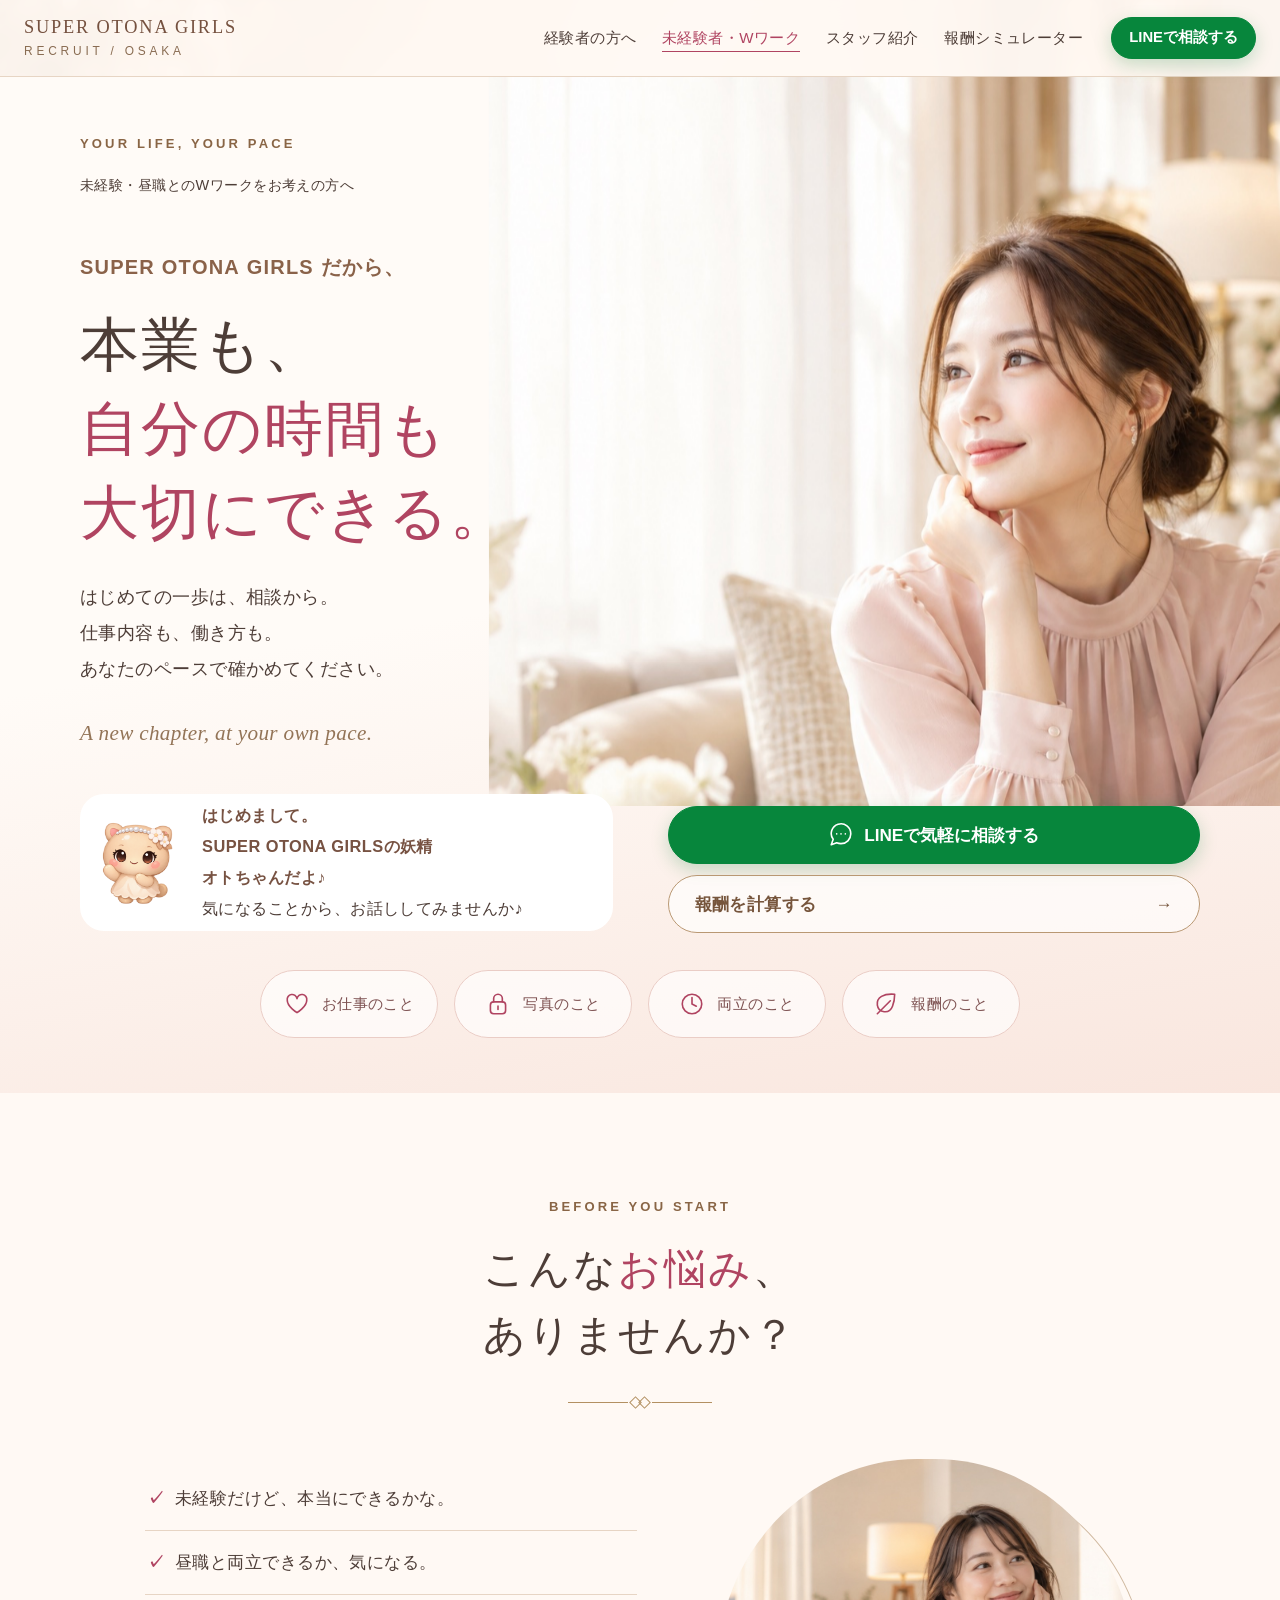
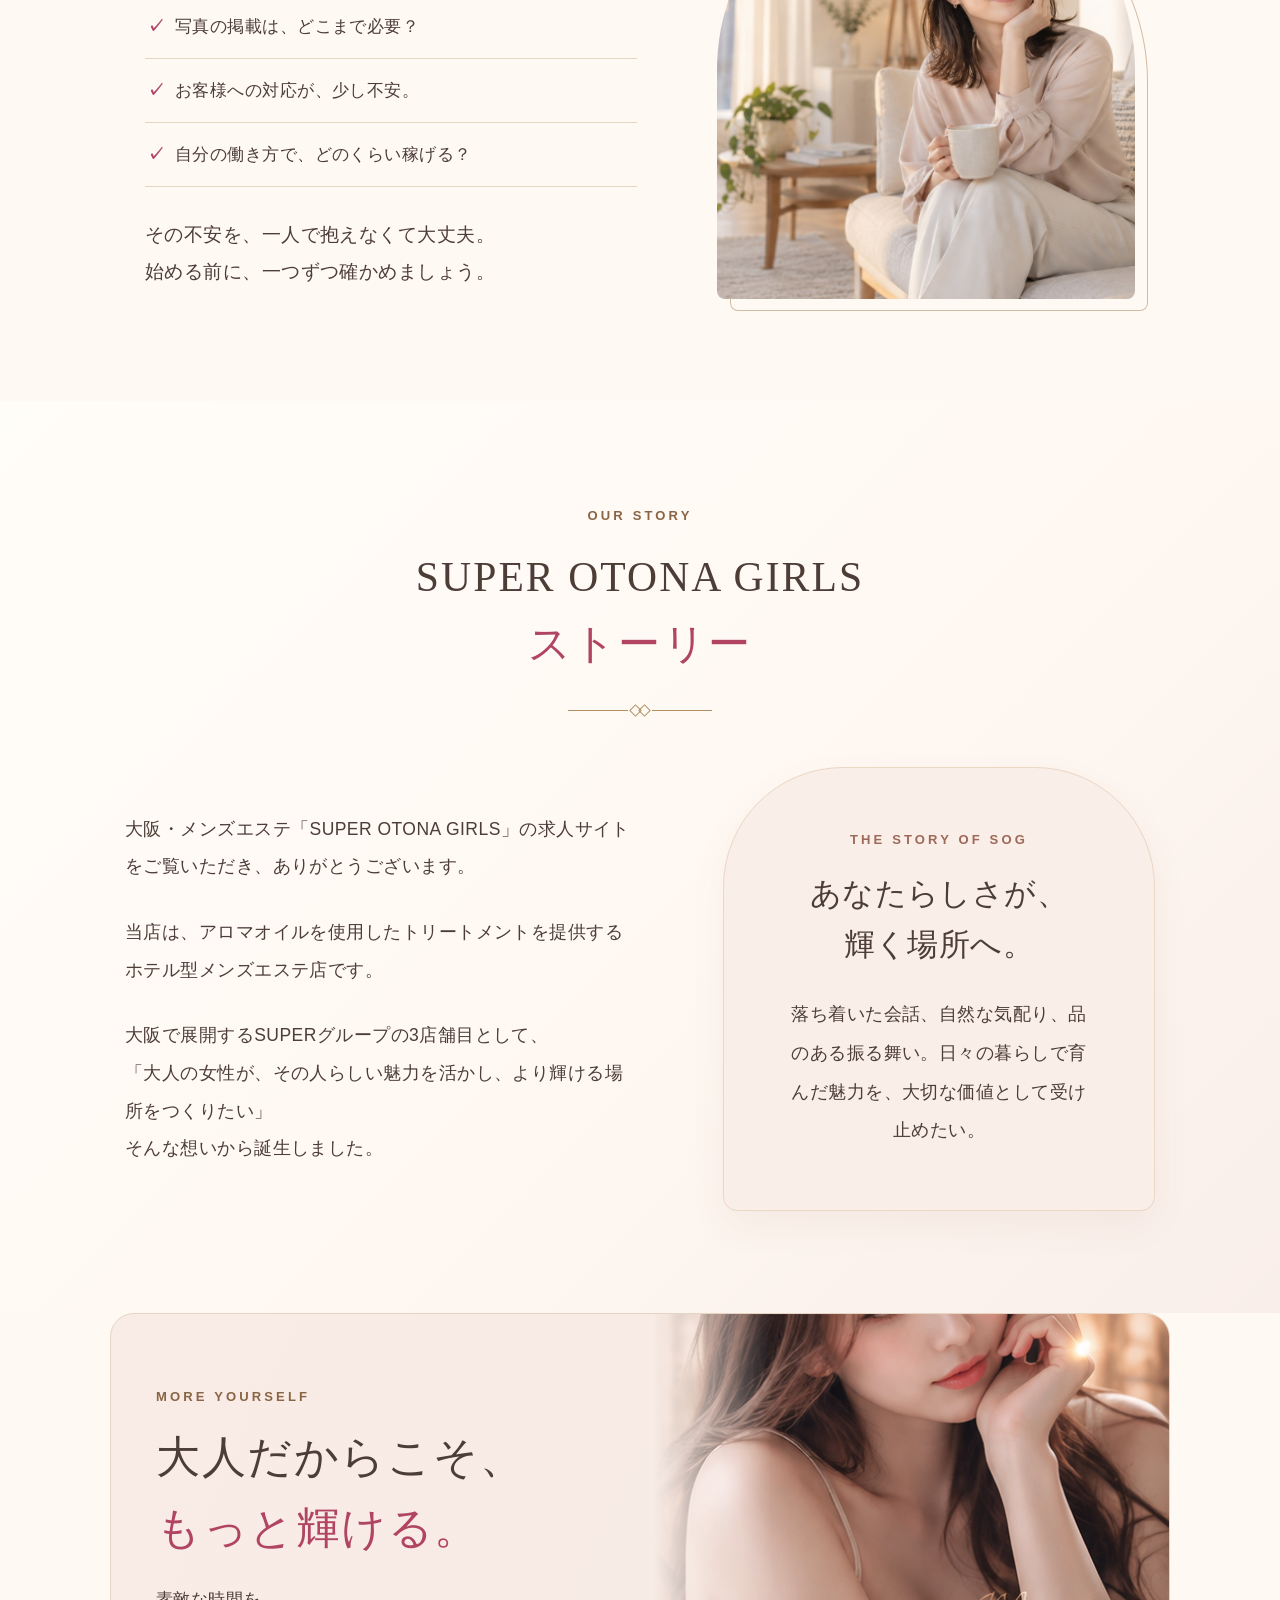
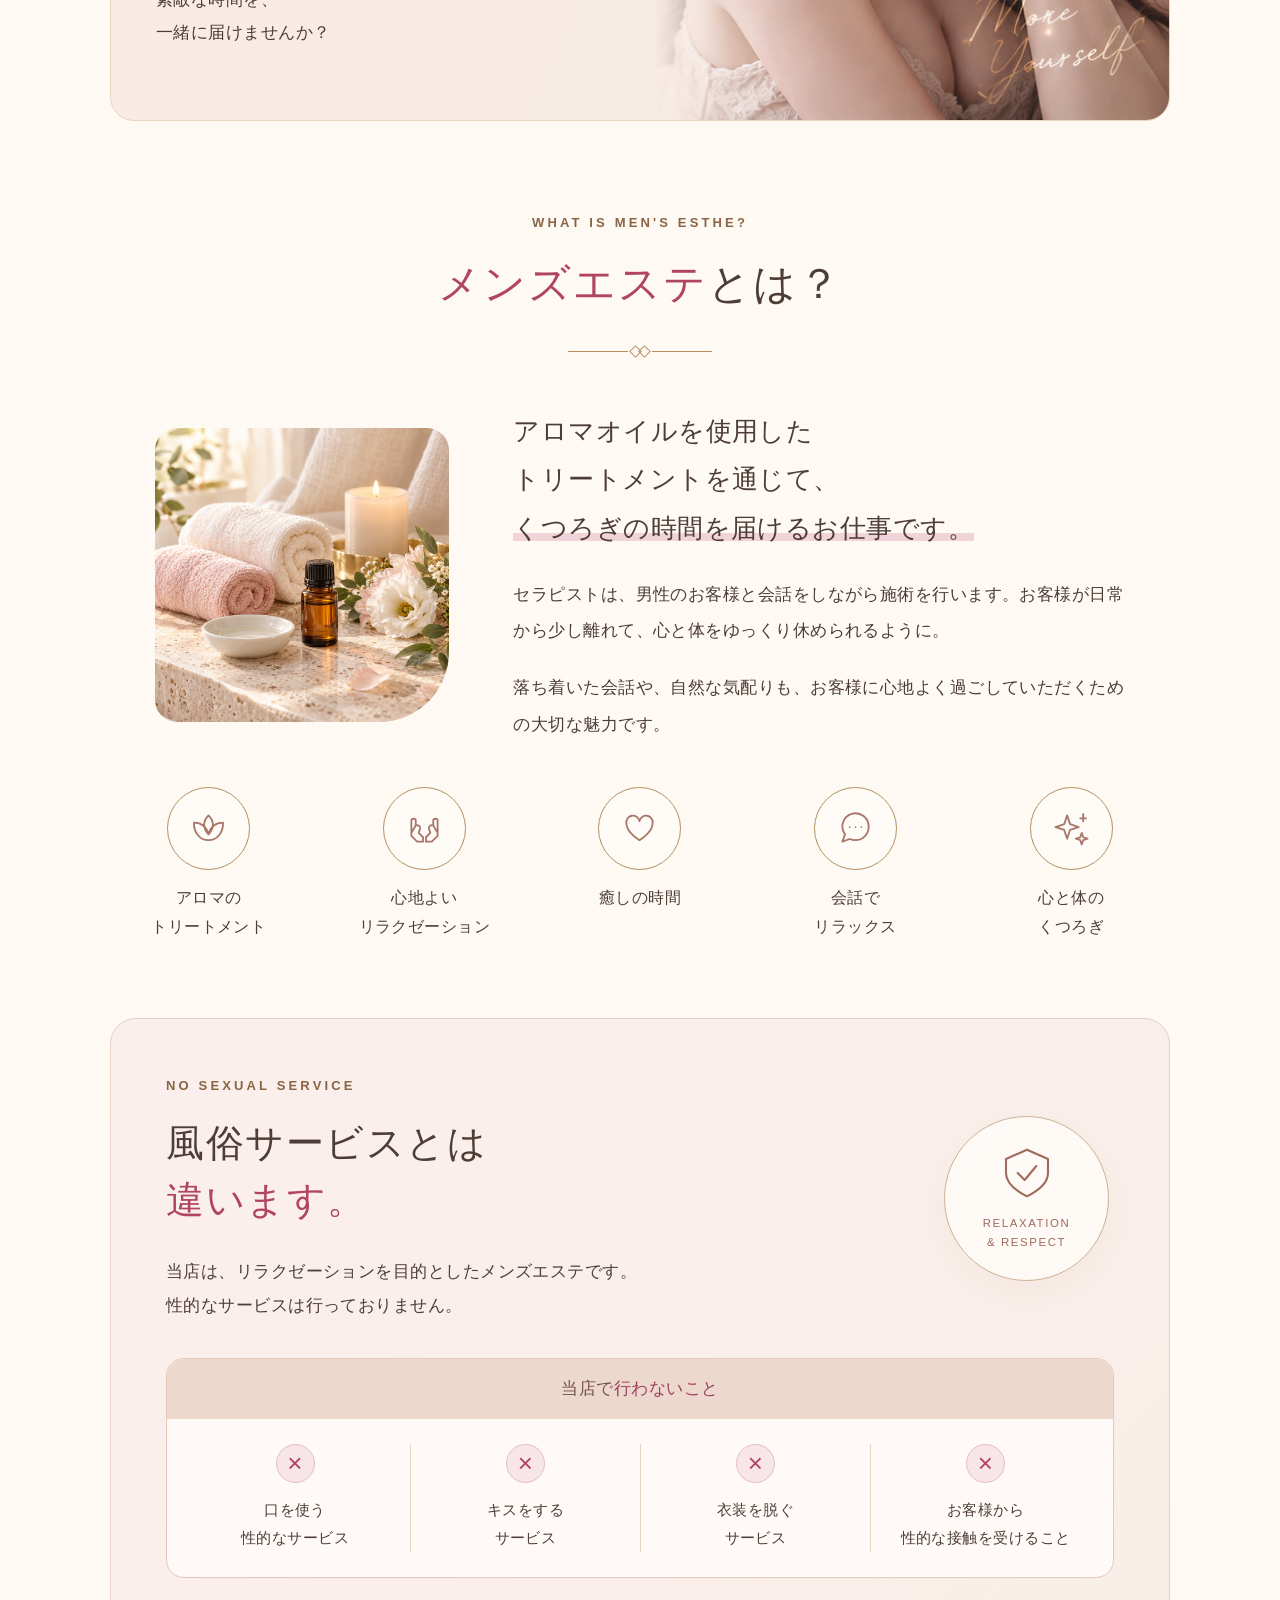
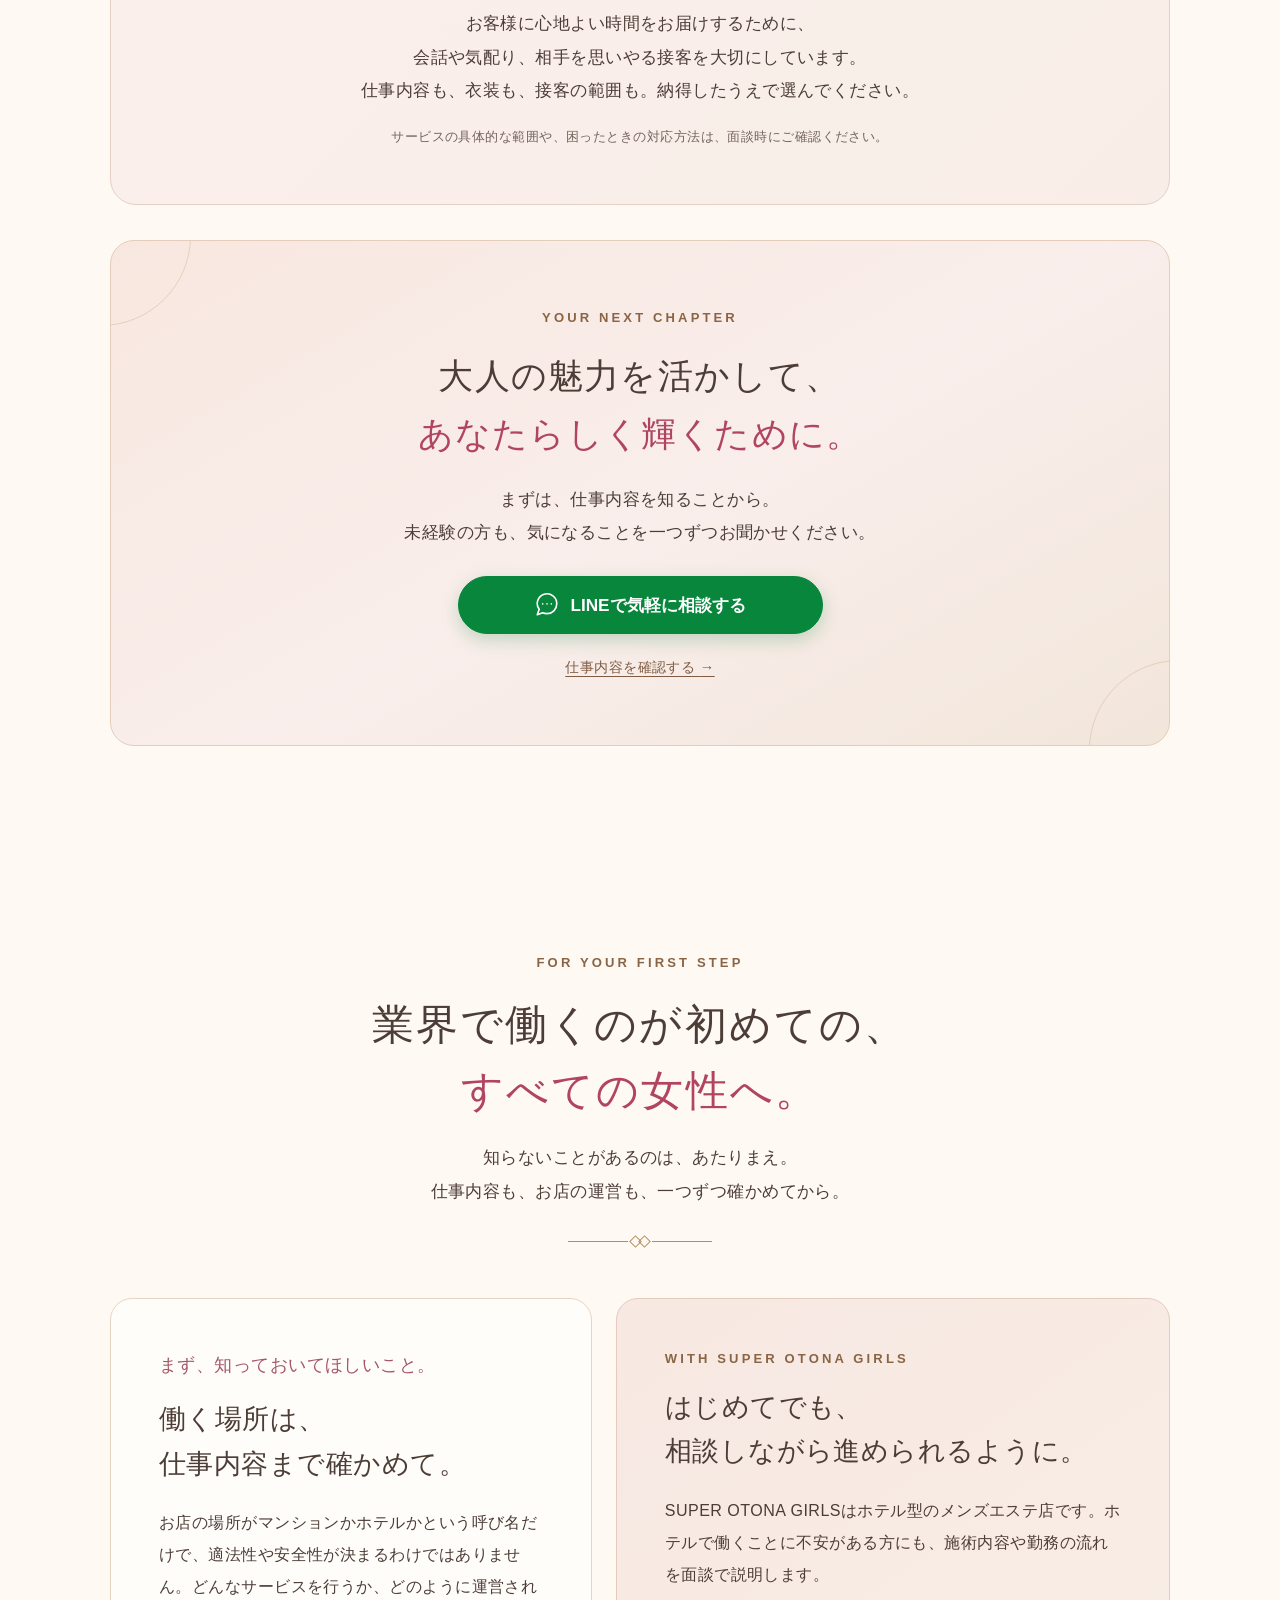
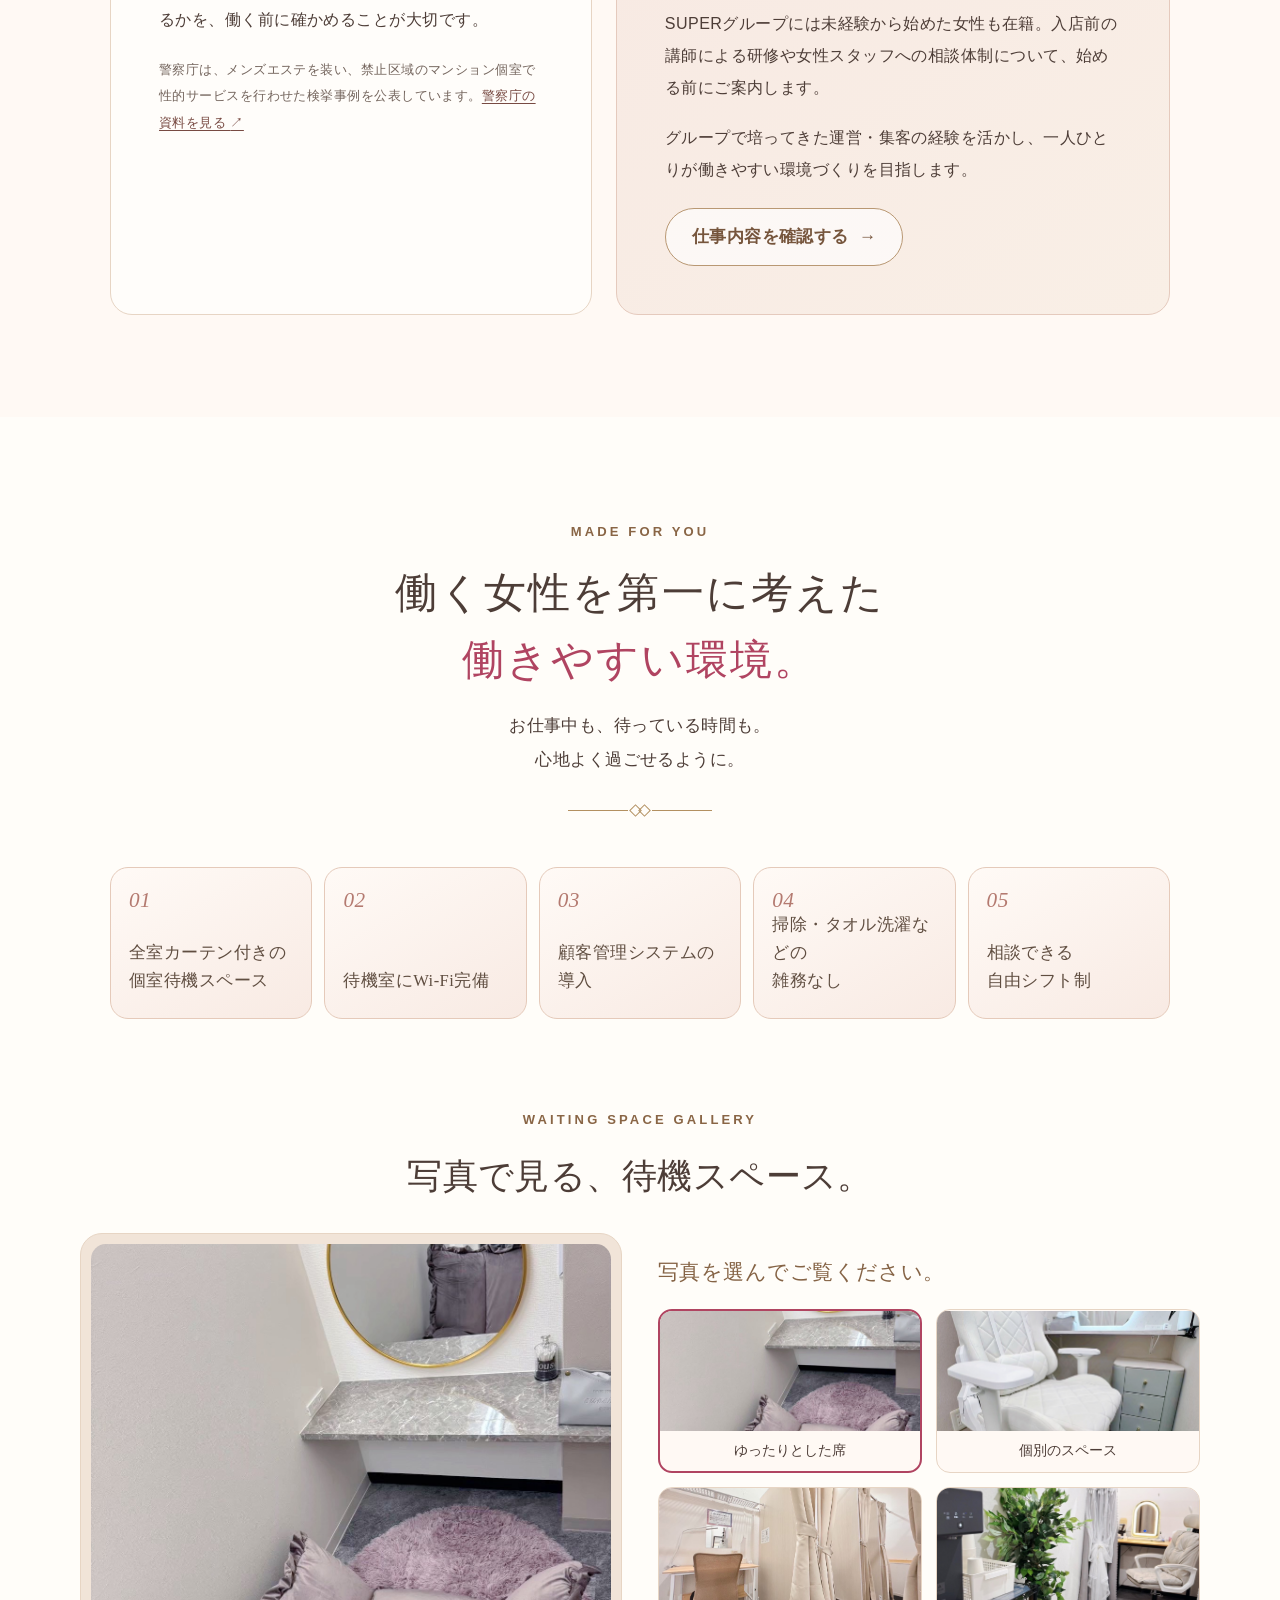
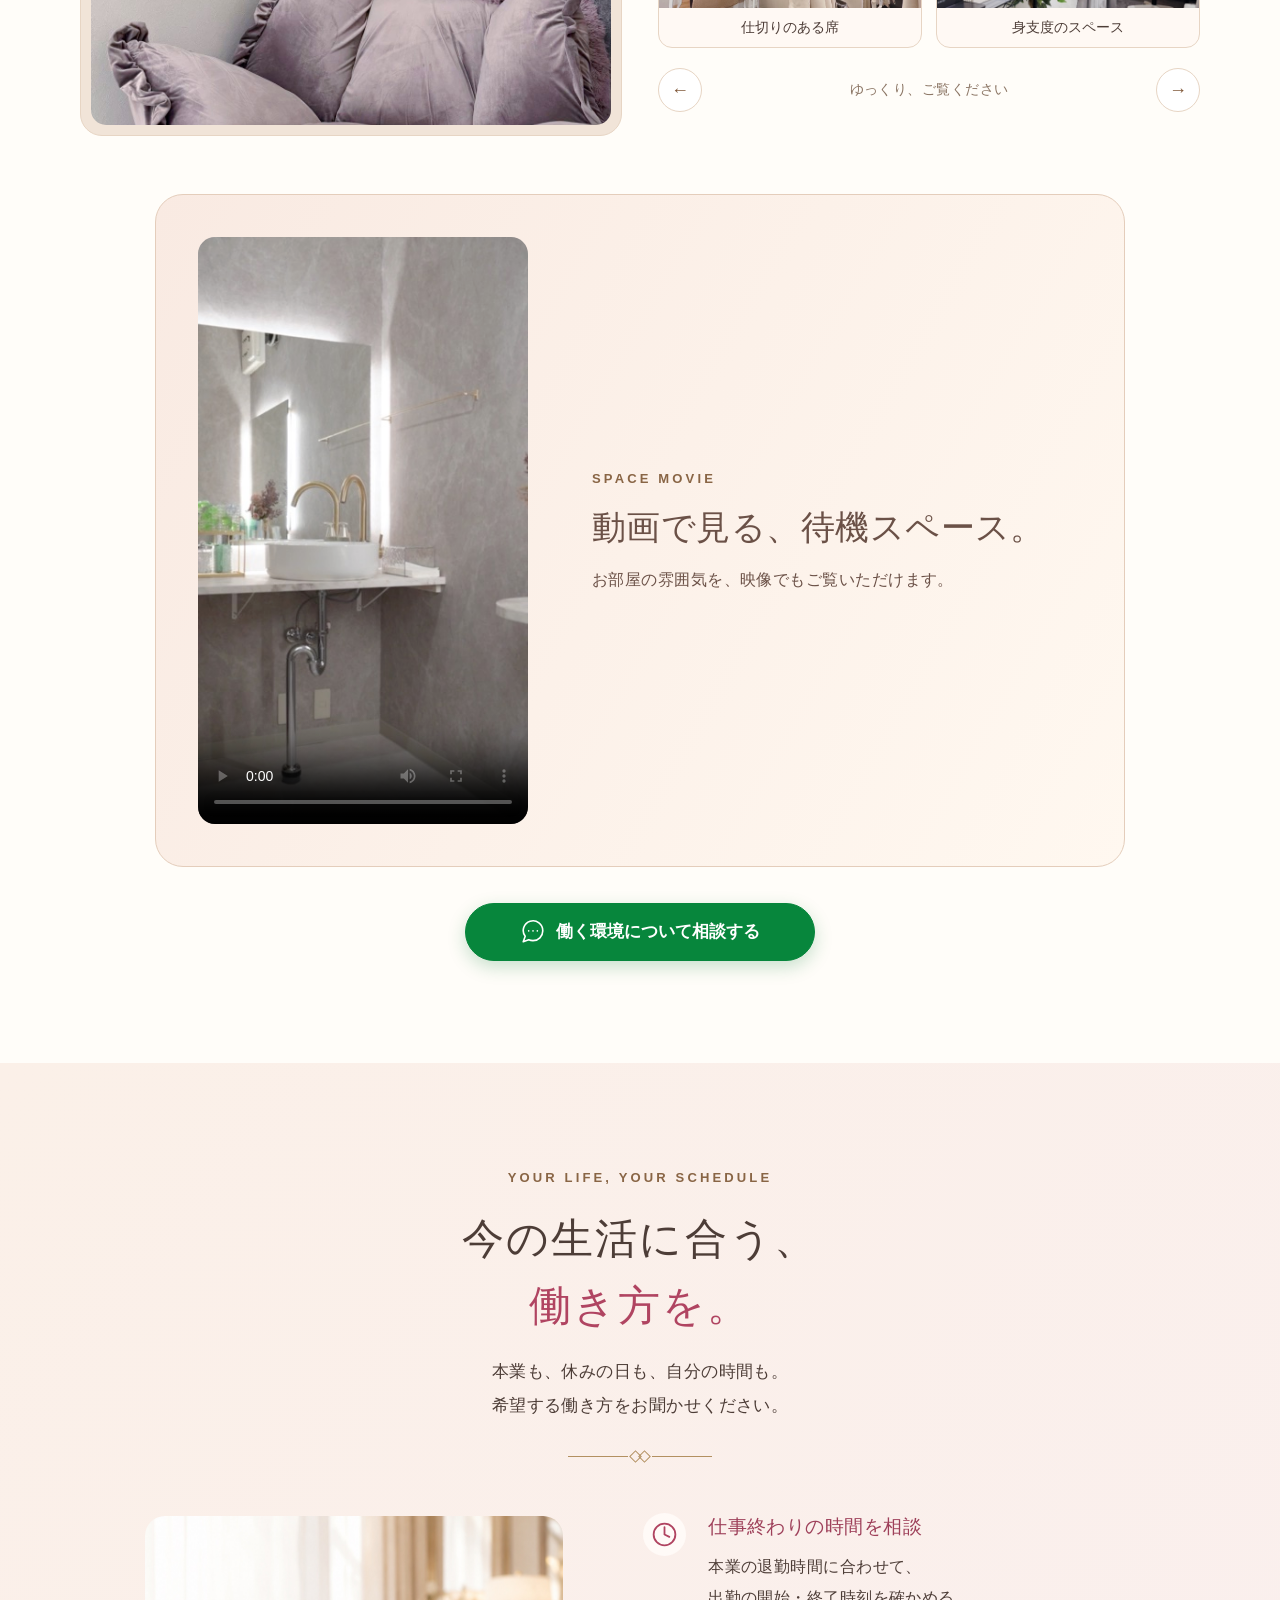
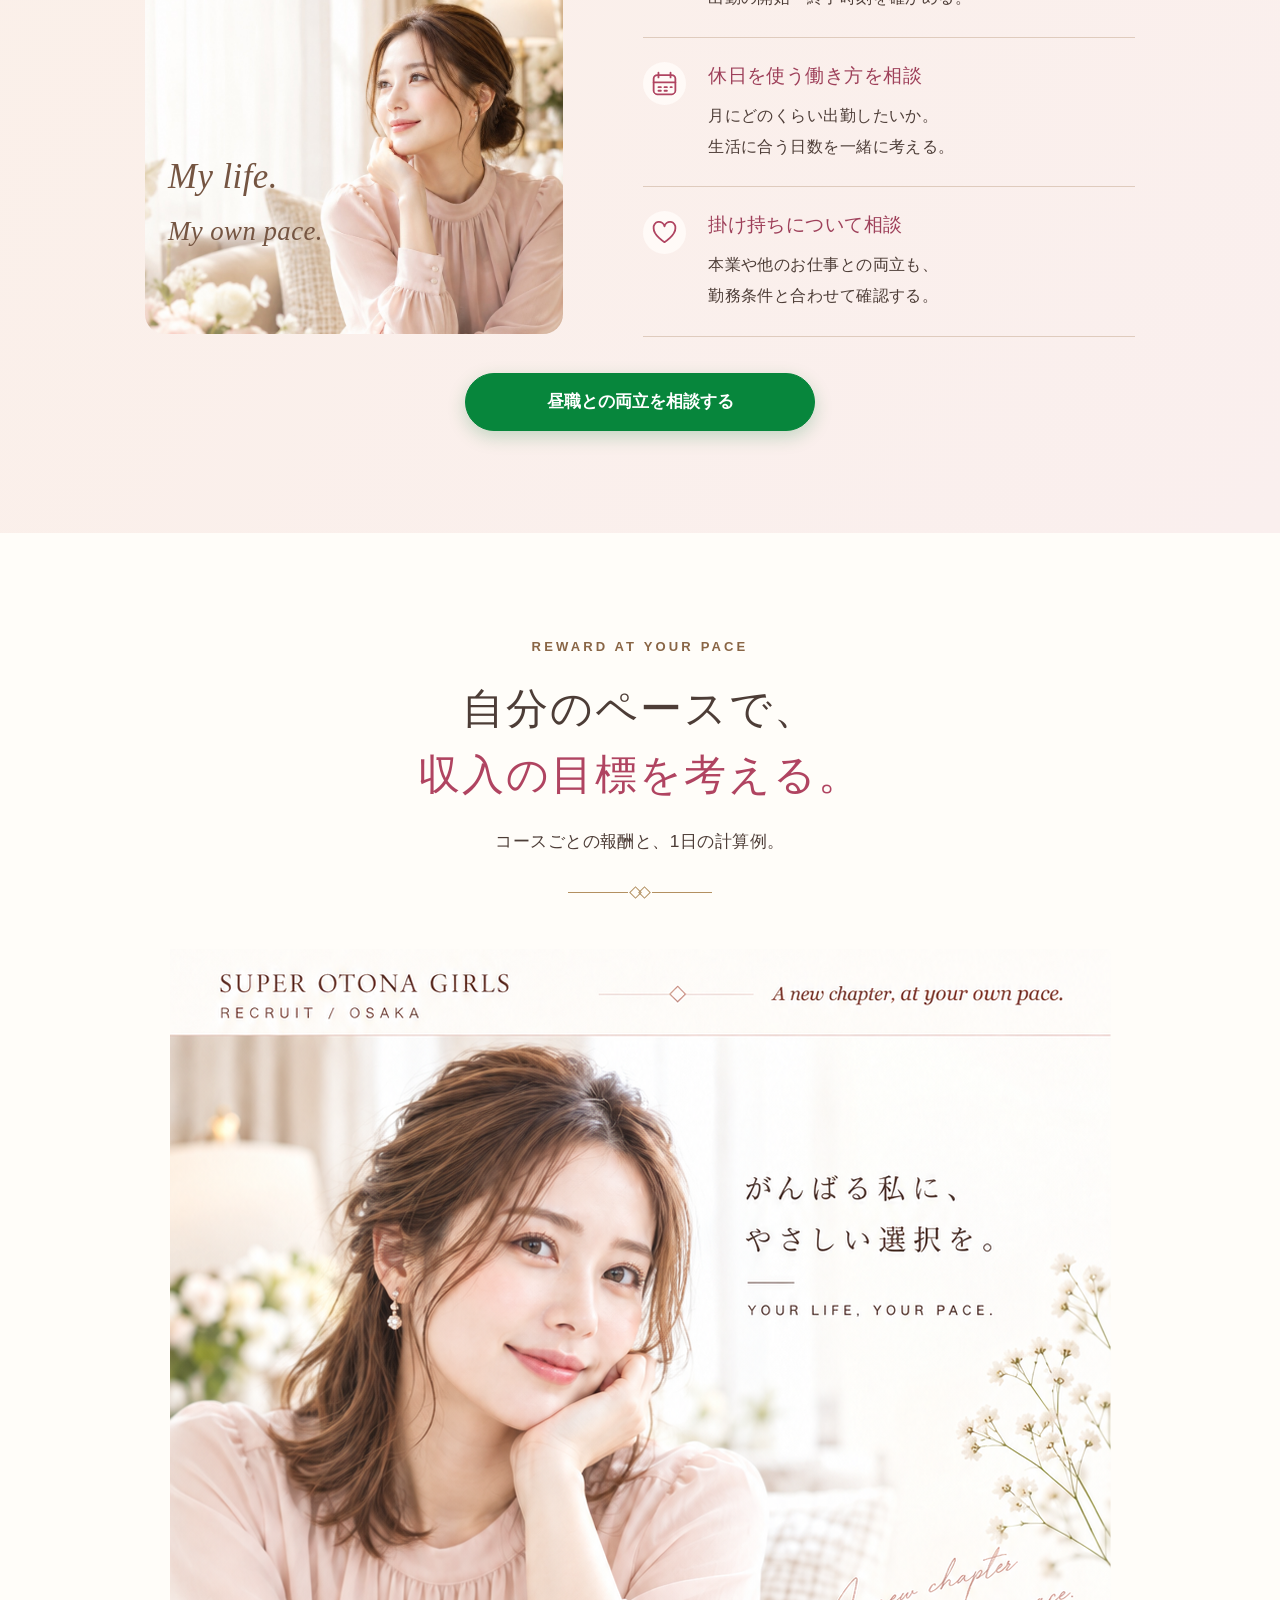
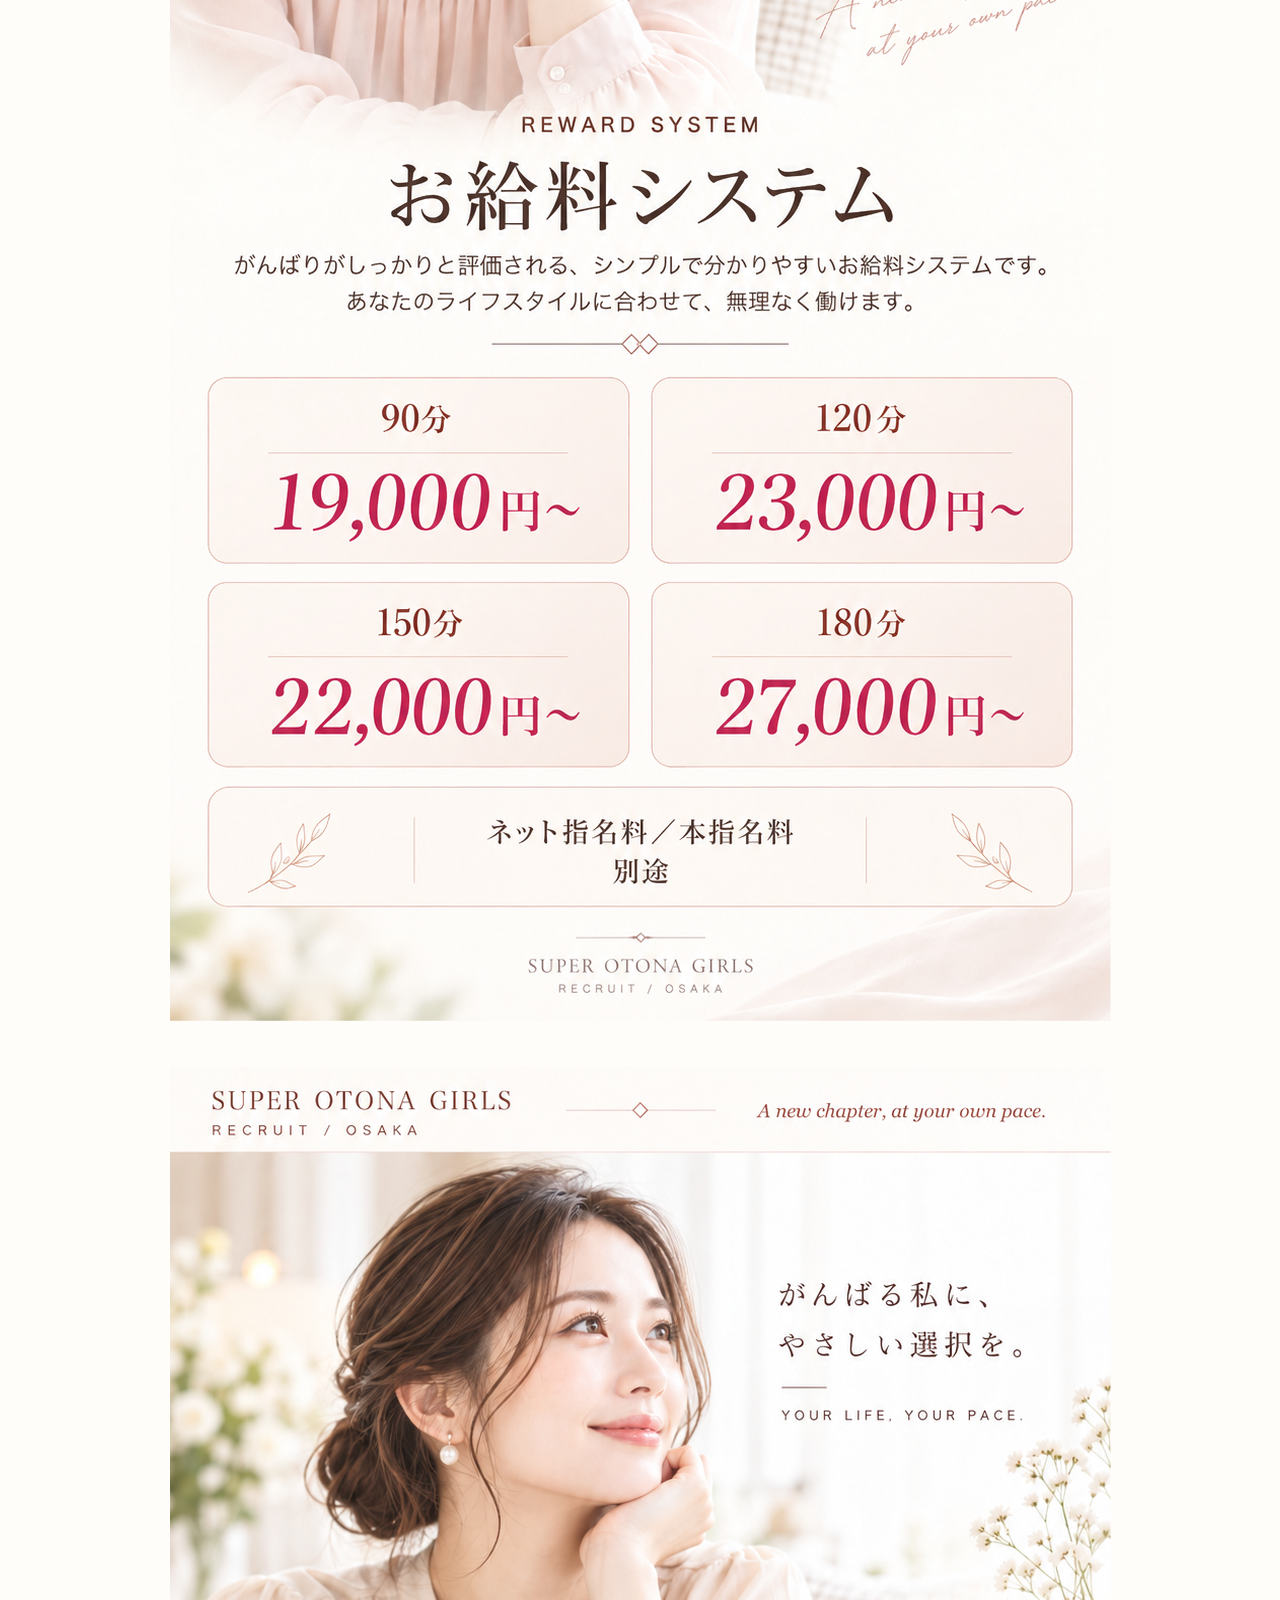
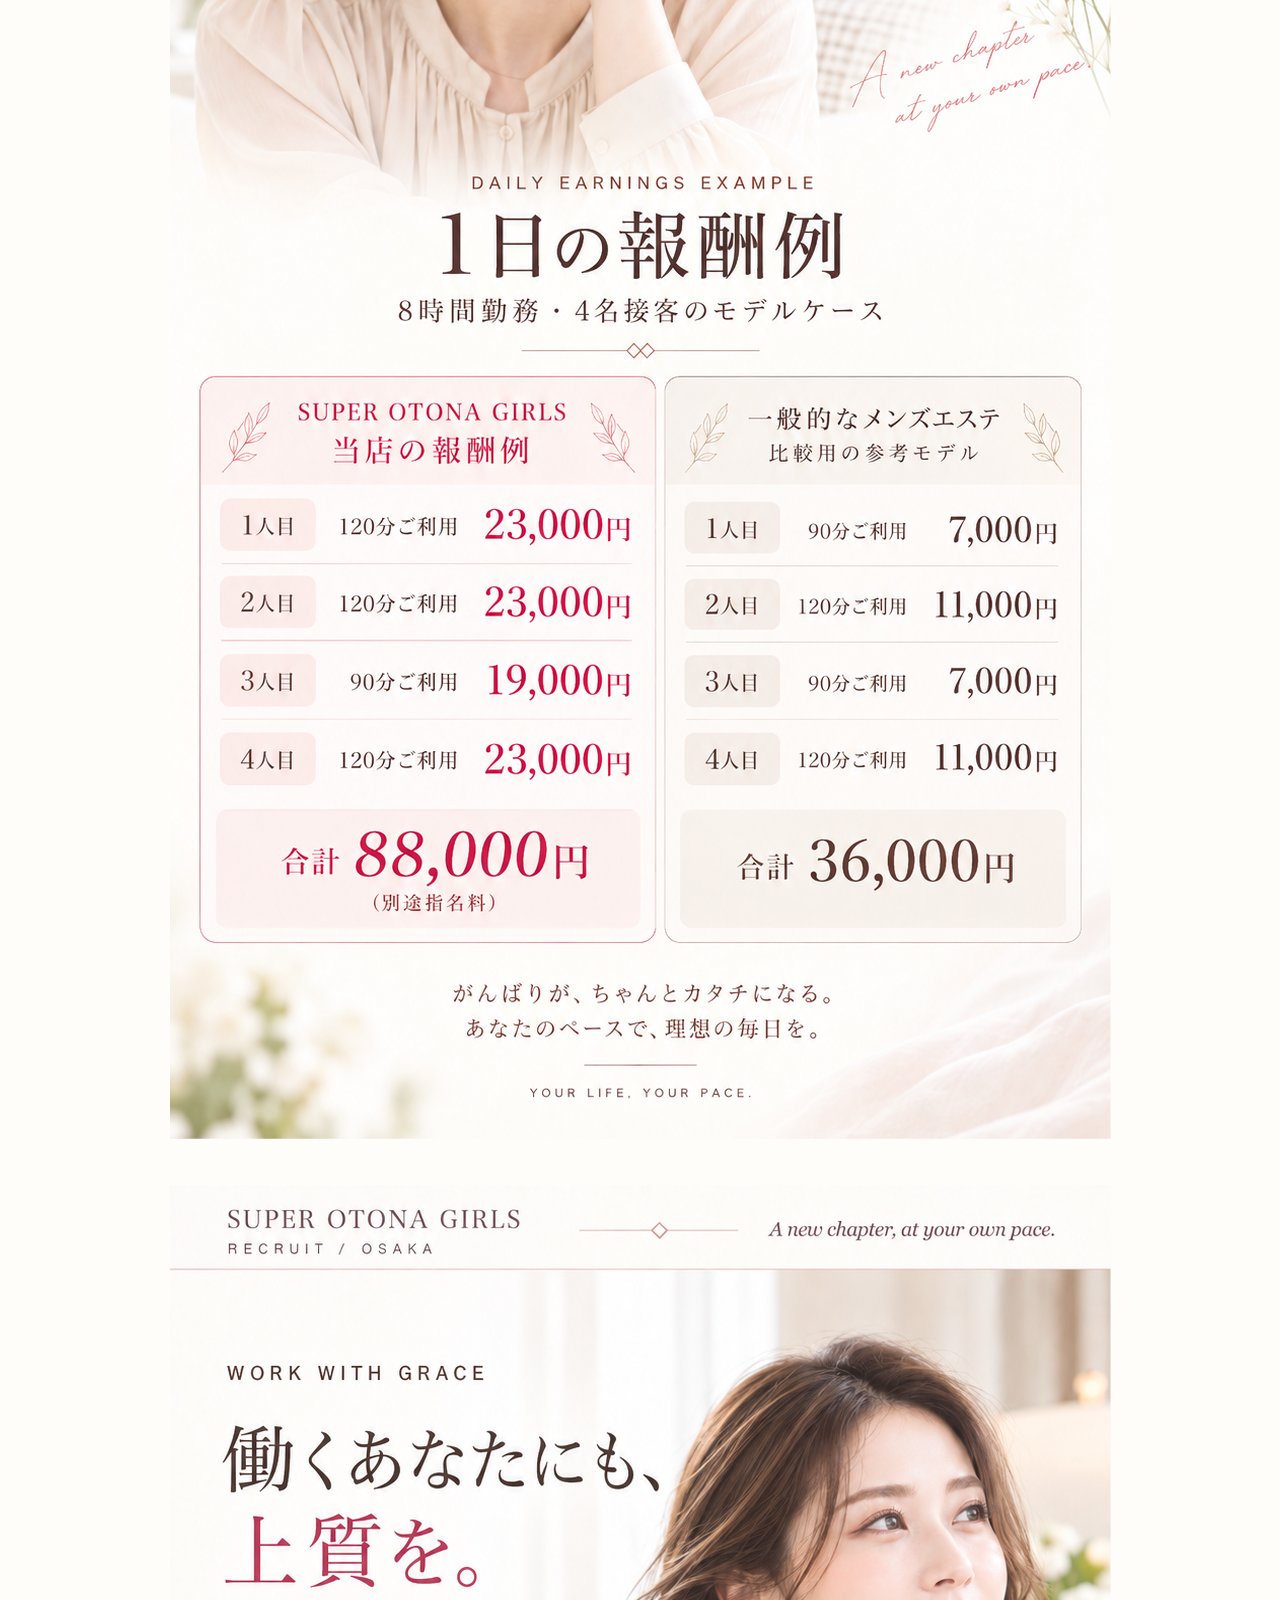
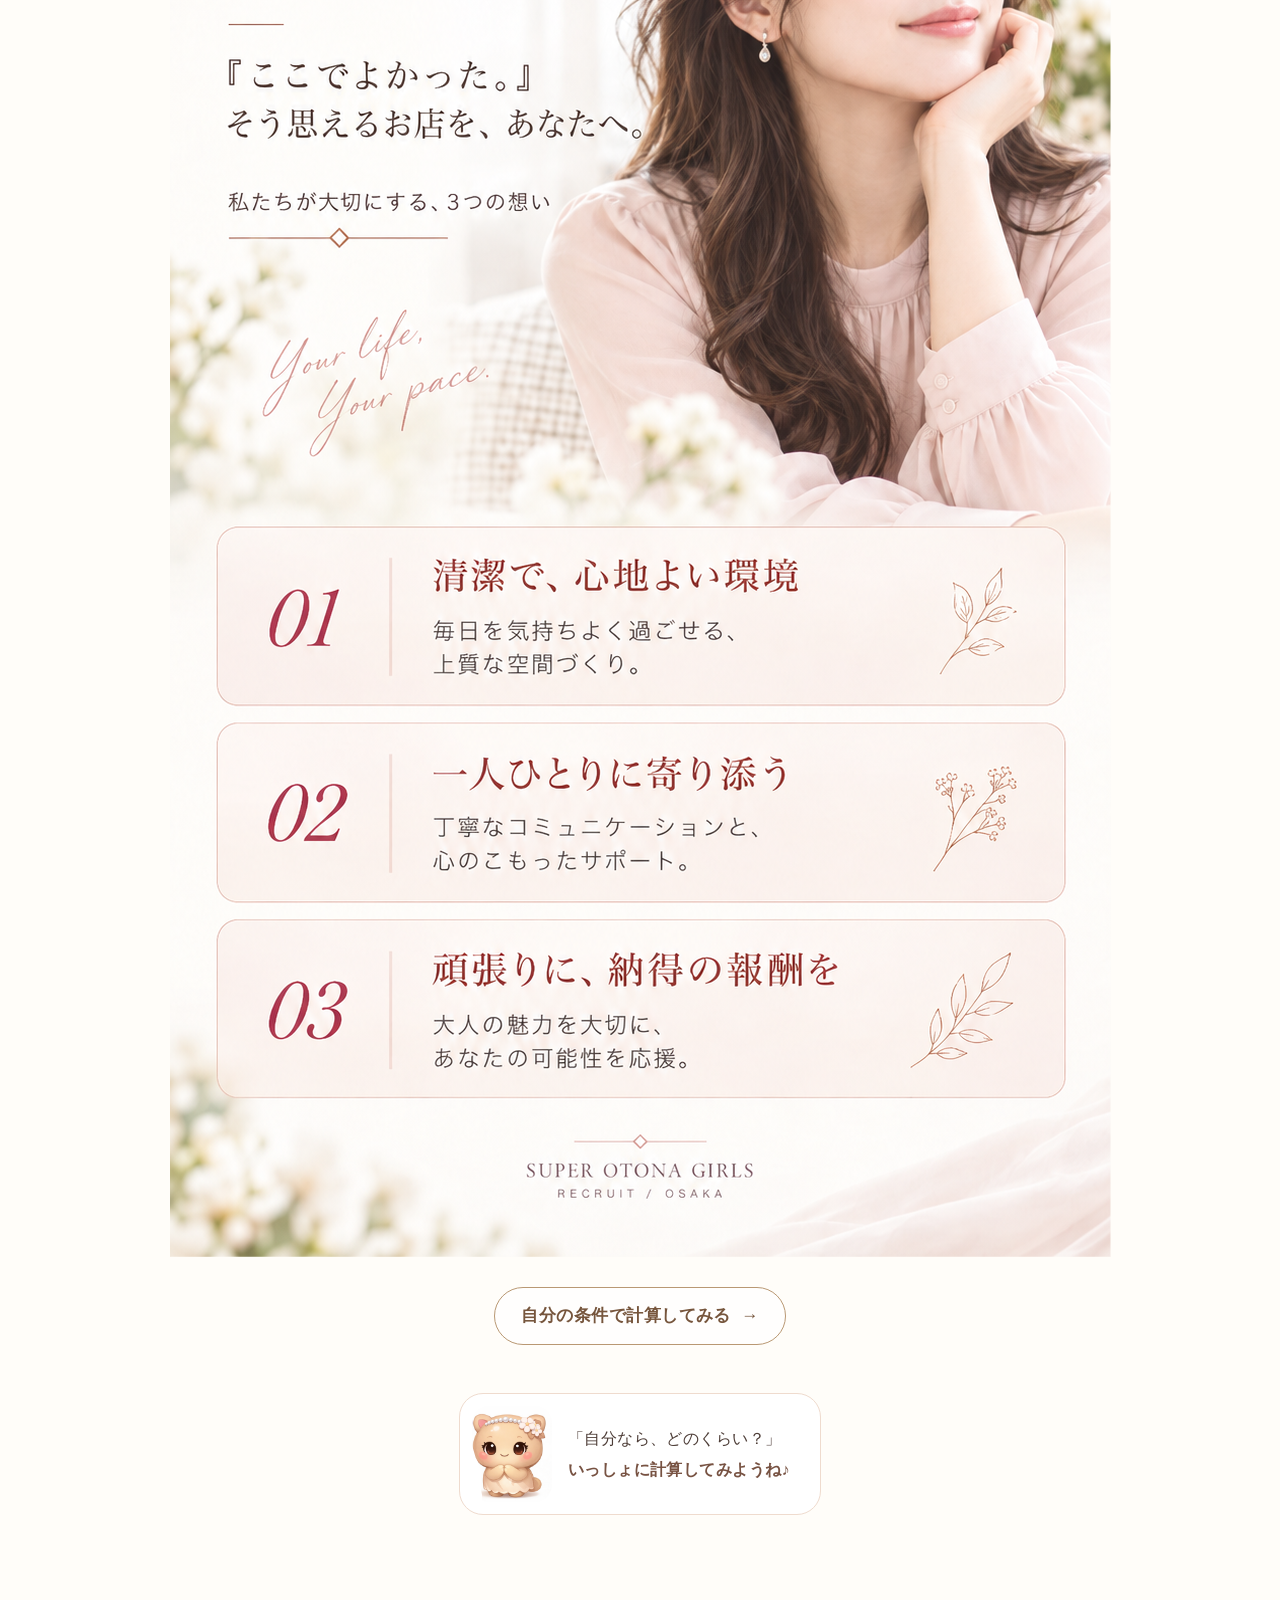
<file: beginner.html>
<!doctype html>
<html lang="ja">
<head>
  <meta charset="utf-8"><meta name="viewport" content="width=device-width, initial-scale=1"><meta name="robots" content="noindex,nofollow"><meta name="theme-color" content="#fff9f4">
  <meta name="description" content="SUPER OTONA GIRLSの未経験・Wワーク向け求人サンプル。仕事内容、働き方、待機環境を一つずつ確認できます。">
  <title>はじめての方へ | SUPER OTONA GIRLS 求人サンプル</title>
  <link rel="icon" href="favicon.svg" type="image/svg+xml">
  <link rel="stylesheet" href="tokens.css"><link rel="stylesheet" href="base.css"><link rel="stylesheet" href="components.css?v=2"><link rel="stylesheet" href="pages.css?v=20"><link rel="stylesheet" href="beginner.css?v=8"><link rel="stylesheet" href="beginner-service.css?v=1"><link rel="stylesheet" href="floral-atmosphere.css?v=3"><link rel="stylesheet" href="mobile-menu.css?v=2"><link rel="stylesheet" href="line-cta.css?v=2">
  <link rel="stylesheet" href="body-type-plus-2.css?v=1">
  <link rel="stylesheet" href="motion-plus.css?v=2">
  <script defer src="config.js"></script><script defer src="main.js?v=4"></script><script defer src="animations.js"></script><script defer src="petals.js?v=1"></script><script defer src="motion-plus.js?v=2"></script>
</head>
<body data-page="beginner">
  <svg class="b-symbols" xmlns="http://www.w3.org/2000/svg" aria-hidden="true"><defs>
    <symbol id="b-heart" viewBox="0 0 24 24"><path d="M12 20S3 14.5 3 8.5A4.5 4.5 0 0 1 12 7a4.5 4.5 0 0 1 9 1.5C21 14.5 12 20 12 20Z"/></symbol>
    <symbol id="b-lock" viewBox="0 0 24 24"><rect x="5" y="10" width="14" height="11" rx="3"/><path d="M8 10V7a4 4 0 0 1 8 0v3m-4 4v3"/></symbol>
    <symbol id="b-clock" viewBox="0 0 24 24"><circle cx="12" cy="12" r="9"/><path d="M12 6v6l4 2"/></symbol>
    <symbol id="b-chat" viewBox="0 0 24 24"><path d="M21 11a9 9 0 0 1-9 9 10 10 0 0 1-4-.8L3 21l1.8-5A9 9 0 1 1 21 11Z"/><path d="M8 11h.01m4 0h.01m4 0h.01"/></symbol>
    <symbol id="b-book" viewBox="0 0 24 24"><path d="M12 5c-3-2-6-2-9-1v15c3-1 6-1 9 1 3-2 6-2 9-1V4c-3-1-6-1-9 1Zm0 0v15"/></symbol>
    <symbol id="b-leaf" viewBox="0 0 24 24"><path d="M20 3C10 2 3 6 4 13s11 9 14 1c2-5 2-11 2-11ZM4 21 16 9"/></symbol>
    <symbol id="b-calendar" viewBox="0 0 24 24"><rect x="3" y="5" width="18" height="16" rx="3"/><path d="M7 3v4m10-4v4M3 11h18m-14 4h2m3 0h2m3 0h1m-11 3h2m3 0h2"/></symbol>
    <symbol id="b-arrow" viewBox="0 0 24 24"><path d="M5 12h14m-5-5 5 5-5 5"/></symbol>
    <symbol id="b-lotus" viewBox="0 0 24 24"><path d="M12 3c-4 4-4 9 0 13 4-4 4-9 0-13Zm0 13C10 9 5 8 2 8c0 7 4 12 10 12 6 0 10-5 10-12-3 0-8 1-10 8Z"/></symbol>
    <symbol id="b-hands" viewBox="0 0 24 24"><path d="m3 15 3-5a2 2 0 0 1 3 2l-1 3 3 3v3H7l-4-4V6a2 2 0 0 1 3 0v4m15 5-3-5a2 2 0 0 0-3 2l1 3-3 3v3h4l4-4V6a2 2 0 0 0-3 0v4"/></symbol>
    <symbol id="b-sparkles" viewBox="0 0 24 24"><path d="m9 3 2 6 6 2-6 2-2 6-2-6-6-2 6-2 2-6Zm10 12 1 3 3 1-3 1-1 3-1-3-3-1 3-1 1-3Zm1-13v5m-2-2h4"/></symbol>
    <symbol id="b-shield" viewBox="0 0 24 24"><path d="M12 2 3 6v6c0 5 5 8 9 10 4-2 9-5 9-10V6l-9-4Z"/><path d="m8 12 3 3 5-6"/></symbol>
  </defs></svg>
  <header class="site-header"><div class="header-inner"><a class="brand" href="index.html">SUPER OTONA GIRLS<small>RECRUIT / OSAKA</small></a><button class="menu-toggle" type="button" aria-label="メニューを開く" aria-expanded="false" aria-controls="main-nav"><span class="menu-toggle__lines" aria-hidden="true"></span></button><nav id="main-nav" class="nav-links" aria-label="メインメニュー"><a href="index.html">経験者の方へ</a><a href="beginner.html" aria-current="page">未経験者・Wワーク</a><a href="staff.html">スタッフ紹介</a><a href="simulator.html">報酬シミュレーター</a></nav><button class="button button--small header-cta" type="button" data-line>LINEで相談する</button></div></header>
  <main>
    <section class="b-hero" aria-labelledby="beginner-title">
      <div class="b-hero-visual">
        <img class="b-hero-photo" src="hero-beginner-soft-v2.jpg" alt="柔らかな光のあるラウンジで過ごす成人女性のイメージ" width="1024" height="1536" fetchpriority="high">
        <div class="container b-hero-body"><div class="b-hero-copy">
          <span class="b-eyebrow">YOUR LIFE, YOUR PACE</span>
          <p class="b-hero-kicker">未経験・昼職とのWワークをお考えの方へ</p>
          <h1 id="beginner-title"><span class="b-hero-name">SUPER OTONA GIRLS だから、</span><br>本業も、<br><em>自分の時間も<br>大切にできる。</em></h1>
          <p class="b-hero-lead">はじめての一歩は、相談から。<br>仕事内容も、働き方も。<br>あなたのペースで確かめてください。</p>
          <span class="b-hero-signature" aria-hidden="true">A new chapter, at your own pace.</span>
        </div></div>
      </div>
      <div class="container b-hero-bottom">
        <div class="b-guide b-guide--hero"><span class="b-mascot b-mascot--variant" aria-hidden="true"><img src="otochan-wave.png" alt="" width="1214" height="1295"></span><p><strong>はじめまして。<br>SUPER OTONA GIRLSの妖精<br>オトちゃんだよ♪</strong><br>気になることから、<br class="b-mobile-only">お話ししてみませんか♪</p></div>
        <div class="b-hero-actions"><button class="button" type="button" data-line><svg class="b-icon" aria-hidden="true"><use href="#b-chat"/></svg>LINEで気軽に相談する</button><a class="button button--outline" href="simulator.html">報酬を計算する <span aria-hidden="true">→</span></a></div>
        <nav class="b-quicklinks" aria-label="はじめての方の確認ポイント"><a href="#before-start"><svg class="b-icon" aria-hidden="true"><use href="#b-heart"/></svg><span>お仕事のこと</span></a><a href="#faq-privacy"><svg class="b-icon" aria-hidden="true"><use href="#b-lock"/></svg><span>写真のこと</span></a><a href="#schedule"><svg class="b-icon" aria-hidden="true"><use href="#b-clock"/></svg><span>両立のこと</span></a><a href="#beginner-reward"><svg class="b-icon" aria-hidden="true"><use href="#b-leaf"/></svg><span>報酬のこと</span></a></nav>
      </div>
    </section>

    <section class="b-section b-section--cream" id="before-start" aria-labelledby="before-title"><div class="container">
      <div class="b-heading reveal"><span class="b-eyebrow">BEFORE YOU START</span><h2 id="before-title">こんな<span>お悩み</span>、<br>ありませんか？</h2><i class="b-ornament" aria-hidden="true"></i></div>
      <div class="b-concerns-layout">
        <div class="b-concerns-copy reveal"><ul class="b-checks"><li>未経験だけど、本当にできるかな。</li><li>昼職と両立できるか、気になる。</li><li>写真の掲載は、どこまで必要？</li><li>お客様への対応が、少し不安。</li><li>自分の働き方で、どのくらい稼げる？</li></ul><p class="b-gentle-message">その不安を、一人で抱えなくて大丈夫。<br>始める前に、一つずつ確かめましょう。</p></div>
        <figure class="b-editorial-photo reveal" data-delay="1"><img src="hero-beginner.jpg" alt="自分の時間を穏やかに過ごす成人女性のイメージ" width="1600" height="1066" loading="lazy"></figure>
      </div>
    </div></section>

    <section class="b-section b-section--about" id="about-sog" aria-labelledby="about-title"><div class="container">
      <div class="b-heading reveal"><span class="b-eyebrow">OUR STORY</span><h2 id="about-title">SUPER OTONA GIRLS<br><span>ストーリー</span></h2><i class="b-ornament" aria-hidden="true"></i></div>
      <div class="b-about-layout">
        <div class="b-about-copy reveal"><p>大阪・メンズエステ「SUPER OTONA GIRLS」の求人サイトをご覧いただき、ありがとうございます。</p><p>当店は、アロマオイルを使用したトリートメントを提供するホテル型メンズエステ店です。</p><p>大阪で展開するSUPERグループの3店舗目として、<br>「大人の女性が、その人らしい魅力を活かし、より輝ける場所をつくりたい」<br>そんな想いから誕生しました。</p></div>
        <aside class="b-story reveal" data-delay="1" aria-label="SUPER OTONA GIRLSのストーリー"><span class="b-eyebrow">THE STORY OF SOG</span><h3>あなたらしさが、<br>輝く場所へ。</h3><p>落ち着いた会話、自然な気配り、品のある振る舞い。日々の暮らしで育んだ魅力を、大切な価値として受け止めたい。</p></aside>
      </div>
    </div></section>

    <section class="b-section b-service" id="mens-esthe-guide" aria-labelledby="b-service-title"><div class="container">
      <div class="b-service-banner reveal">
        <div class="b-service-banner-copy"><span class="b-eyebrow">MORE YOURSELF</span><p>大人だからこそ、<br><em>もっと輝ける。</em></p><span>素敵な時間を、<br>一緒に届けませんか？</span></div>
        <figure class="b-service-portrait"><img src="beginner-service-guide-original.png" alt="柔らかな光の中の成人女性" width="809" height="1942" loading="lazy"></figure>
      </div>

      <div class="b-heading b-service-heading reveal"><span class="b-eyebrow">WHAT IS MEN'S ESTHE?</span><h2 id="b-service-title"><span>メンズエステ</span>とは？</h2><i class="b-ornament" aria-hidden="true"></i></div>
      <div class="b-service-definition">
        <figure class="b-service-still reveal"><img src="beginner-aroma-still.jpg" alt="アロマオイルと淡いピンクのタオル、花を置いたリラクゼーションのイメージ" width="1024" height="1024" loading="lazy"></figure>
        <div class="b-service-description reveal" data-delay="1"><p class="b-service-lead">アロマオイルを使用した<br>トリートメントを通じて、<br><strong>くつろぎの時間を届ける<span class="b-service-nowrap">お仕事です。</span></strong></p><p>セラピストは、男性のお客様と会話をしながら施術を行います。お客様が日常から少し離れて、心と体をゆっくり休められるように。</p><p>落ち着いた会話や、自然な気配りも、お客様に心地よく過ごしていただくための大切な魅力です。</p></div>
      </div>
      <ul class="b-service-values" aria-label="メンズエステで大切にすること">
        <li class="reveal"><span><svg class="b-icon" aria-hidden="true"><use href="#b-lotus"/></svg></span><p>アロマの<br>トリートメント</p></li>
        <li class="reveal" data-delay="1"><span><svg class="b-icon" aria-hidden="true"><use href="#b-hands"/></svg></span><p>心地よい<br>リラクゼーション</p></li>
        <li class="reveal" data-delay="2"><span><svg class="b-icon" aria-hidden="true"><use href="#b-heart"/></svg></span><p>癒しの時間</p></li>
        <li class="reveal"><span><svg class="b-icon" aria-hidden="true"><use href="#b-chat"/></svg></span><p>会話で<br>リラックス</p></li>
        <li class="reveal" data-delay="1"><span><svg class="b-icon" aria-hidden="true"><use href="#b-sparkles"/></svg></span><p>心と体の<br>くつろぎ</p></li>
      </ul>

      <div class="b-service-boundaries">
        <div class="b-service-boundary-heading reveal"><div><span class="b-eyebrow">NO SEXUAL SERVICE</span><h3>風俗サービスとは<br><span>違います。</span></h3><p>当店は、リラクゼーションを目的としたメンズエステです。<br class="b-service-desktop-break">性的なサービスは行っておりません。</p></div><div class="b-service-shield" aria-hidden="true"><svg class="b-icon"><use href="#b-shield"/></svg><span>RELAXATION<br>& RESPECT</span></div></div>
        <div class="b-service-no-list reveal"><h4>当店で<span>行わないこと</span></h4><ul>
          <li><span class="b-service-no-mark" aria-hidden="true">×</span><p>口を使う<br><strong>性的なサービス</strong></p></li>
          <li><span class="b-service-no-mark" aria-hidden="true">×</span><p>キスをする<br><strong>サービス</strong></p></li>
          <li><span class="b-service-no-mark" aria-hidden="true">×</span><p>衣装を脱ぐ<br><strong>サービス</strong></p></li>
          <li><span class="b-service-no-mark" aria-hidden="true">×</span><p>お客様から<br><strong>性的な接触を受けること</strong></p></li>
        </ul></div>
        <p class="b-service-respect reveal">お客様に心地よい時間をお届けするために、<br class="b-service-desktop-break">会話や気配り、相手を思いやる接客を大切にしています。<br class="b-service-desktop-break">仕事内容も、衣装も、接客の範囲も。納得したうえで選んでください。</p>
        <p class="b-note b-note--center">サービスの具体的な範囲や、困ったときの対応方法は、面談時にご確認ください。</p>
      </div>

      <div class="b-service-closing reveal"><span class="b-eyebrow">YOUR NEXT CHAPTER</span><h3>大人の魅力を活かして、<br><span>あなたらしく輝くために。</span></h3><p>まずは、仕事内容を知ることから。<br>未経験の方も、気になることを一つずつお聞かせください。</p><button class="button" type="button" data-line><svg class="b-icon" aria-hidden="true"><use href="#b-chat"/></svg>LINEで気軽に相談する</button><a class="b-service-detail-link" href="#mens-esthe-guide">仕事内容を確認する <span aria-hidden="true">→</span></a></div>
    </div></section>

    <section class="b-section b-section--firsttime" id="firsttime" aria-labelledby="firsttime-title"><div class="container">
      <div class="b-heading reveal"><span class="b-eyebrow">FOR YOUR FIRST STEP</span><h2 id="firsttime-title">業界で働くのが初めての、<br><span>すべての女性へ。</span></h2><p>知らないことがあるのは、あたりまえ。<br>仕事内容も、お店の運営も、一つずつ確かめてから。</p><i class="b-ornament" aria-hidden="true"></i></div>
      <div class="b-firsttime-layout">
        <div class="b-firsttime-lead reveal"><p class="b-small-heading">まず、知っておいてほしいこと。</p><h3>働く場所は、<br>仕事内容まで確かめて。</h3><p>お店の場所がマンションかホテルかという呼び名だけで、適法性や安全性が決まるわけではありません。どんなサービスを行うか、どのように運営されるかを、働く前に確かめることが大切です。</p><p class="b-note">警察庁は、メンズエステを装い、禁止区域のマンション個室で性的サービスを行わせた検挙事例を公表しています。<a href="https://www.npa.go.jp/bureau/safetylife/hoan/jinshintorihiki/R6fuuzokukannkeijihanntorisimarijyoukyou.pdf" target="_blank" rel="noopener noreferrer">警察庁の資料を見る <span aria-hidden="true">↗</span></a></p></div>
        <div class="b-firsttime-promise reveal" data-delay="1"><span class="b-eyebrow">WITH SUPER OTONA GIRLS</span><h3>はじめてでも、<br>相談しながら進められるように。</h3><p>SUPER OTONA GIRLSはホテル型のメンズエステ店です。ホテルで働くことに不安がある方にも、施術内容や勤務の流れを面談で説明します。</p><p>SUPERグループには未経験から始めた女性も在籍。入店前の講師による研修や女性スタッフへの相談体制について、始める前にご案内します。</p><p>グループで培ってきた運営・集客の経験を活かし、一人ひとりが働きやすい環境づくりを目指します。</p><a class="button button--outline" href="#mens-esthe-guide">仕事内容を確認する <span aria-hidden="true">→</span></a></div>
      </div>
    </div></section>

    <section class="b-section" id="lounge" aria-labelledby="lounge-title"><div class="container">
      <div class="b-heading reveal"><span class="b-eyebrow">MADE FOR YOU</span><h2 id="lounge-title">働く女性を第一に考えた<br><span>働きやすい環境。</span></h2><p>お仕事中も、待っている時間も。<br>心地よく過ごせるように。</p><i class="b-ornament" aria-hidden="true"></i></div>
      <ul class="b-comfort-list" aria-label="働く環境の特徴"><li class="reveal"><span>01</span><strong>全室カーテン付きの<br>個室待機スペース</strong></li><li class="reveal" data-delay="1"><span>02</span><strong>待機室にWi-Fi完備</strong></li><li class="reveal" data-delay="2"><span>03</span><strong>顧客管理システムの導入</strong></li><li class="reveal"><span>04</span><strong>掃除・タオル洗濯などの<br>雑務なし</strong></li><li class="reveal" data-delay="1"><span>05</span><strong>相談できる<br>自由シフト制</strong></li></ul>
      <div class="b-heading b-heading--media reveal"><span class="b-eyebrow">WAITING SPACE GALLERY</span><h3>写真で見る、待機スペース。</h3></div>
      <div class="gallery gallery--waiting b-gallery reveal" data-gallery>
        <figure class="gallery-main"><img id="gallery-image" src="lounge-seat.jpg" alt="クッションのある椅子と鏡を備えたスペース" width="1108" height="1477" loading="lazy"></figure>
        <div class="b-gallery-side"><p class="b-small-heading">写真を選んでご覧ください。</p><div class="gallery-thumbs">
          <button class="gallery-thumb" type="button" data-gallery-thumb data-src="lounge-seat.jpg" data-alt="クッションのある椅子と鏡を備えたスペース" aria-current="true"><img src="lounge-seat.jpg" alt="" width="1108" height="1477" loading="lazy"><span>ゆったりとした席</span></button>
          <button class="gallery-thumb" type="button" data-gallery-thumb data-src="private-seat.jpg" data-alt="白い椅子と鏡を備えた個別のスペース" aria-current="false"><img src="private-seat.jpg" alt="" width="1049" height="1399" loading="lazy"><span>個別のスペース</span></button>
          <button class="gallery-thumb" type="button" data-gallery-thumb data-src="curtain-booths.jpg" data-alt="カーテンで仕切られた席が並ぶスペース" aria-current="false"><img src="curtain-booths.jpg" alt="" width="1478" height="1108" loading="lazy"><span>仕切りのある席</span></button>
          <button class="gallery-thumb" type="button" data-gallery-thumb data-src="refreshment-space.jpg" data-alt="鏡、ドリンク用の機器、身支度用の席があるスペース" aria-current="false"><img src="refreshment-space.jpg" alt="" width="1108" height="1477" loading="lazy"><span>身支度のスペース</span></button>
        </div><div class="gallery-controls"><button type="button" data-gallery-prev aria-label="前の写真">←</button><span>ゆっくり、ご覧ください</span><button type="button" data-gallery-next aria-label="次の写真">→</button></div></div>
      </div>
      <figure class="b-waiting-video reveal"><video controls playsinline preload="metadata" poster="video-poster.jpg" aria-label="待機スペースの紹介動画"><source src="waiting-room.mp4" type="video/mp4">お使いのブラウザでは動画を再生できません。</video><figcaption><span class="b-eyebrow">SPACE MOVIE</span><strong>動画で見る、待機スペース。</strong><span>お部屋の雰囲気を、映像でもご覧いただけます。</span></figcaption></figure>
      <div class="b-section-action reveal"><button class="button" type="button" data-line><svg class="b-icon" aria-hidden="true"><use href="#b-chat"/></svg>働く環境について相談する</button></div>
    </div></section>

    <section class="b-section b-section--blush" id="schedule" aria-labelledby="schedule-title"><div class="container">
      <div class="b-heading reveal"><span class="b-eyebrow">YOUR LIFE, YOUR SCHEDULE</span><h2 id="schedule-title">今の生活に合う、<br><span>働き方を。</span></h2><p>本業も、休みの日も、自分の時間も。<br>希望する働き方をお聞かせください。</p><i class="b-ornament" aria-hidden="true"></i></div>
      <div class="b-schedule-layout"><figure class="b-lifestyle-photo reveal"><img src="hero-beginner-soft-v2.jpg" alt="明るいラウンジで過ごす成人女性のイメージ" width="1024" height="1536" loading="lazy"><p>My life.<br><em>My own pace.</em></p></figure><div class="b-schedule-list">
        <article class="b-schedule-item reveal"><svg class="b-icon" aria-hidden="true"><use href="#b-clock"/></svg><div><h3>仕事終わりの時間を相談</h3><p>本業の退勤時間に合わせて、<br>出勤の開始・終了時刻を確かめる。</p></div></article>
        <article class="b-schedule-item reveal" data-delay="1"><svg class="b-icon" aria-hidden="true"><use href="#b-calendar"/></svg><div><h3>休日を使う働き方を相談</h3><p>月にどのくらい出勤したいか。<br>生活に合う日数を一緒に考える。</p></div></article>
        <article class="b-schedule-item reveal" data-delay="2"><svg class="b-icon" aria-hidden="true"><use href="#b-heart"/></svg><div><h3>掛け持ちについて相談</h3><p>本業や他のお仕事との両立も、<br>勤務条件と合わせて確認する。</p></div></article>
      </div></div>
      <div class="b-section-action reveal"><button class="button" type="button" data-line>昼職との両立を相談する</button></div>
    </div></section>

    <section class="b-section" id="beginner-reward" aria-labelledby="reward-title"><div class="container">
      <div class="b-heading reveal"><span class="b-eyebrow">REWARD AT YOUR PACE</span><h2 id="reward-title">自分のペースで、<br><span>収入の目標を考える。</span></h2><p>コースごとの報酬と、<br class="b-mobile-only">1日の計算例。</p><i class="b-ornament" aria-hidden="true"></i></div>
      <div class="b-reward-posters" role="group" aria-label="報酬の案内画像3枚">
        <figure class="b-reward-poster"><img src="beginner-reward-system-provided.png" alt="お給料システムのデザイン画像。90分19,000円から、120分23,000円から。150分と180分の報酬は公開前に確認が必要です。" width="941" height="1672" loading="lazy"></figure>
        <figure class="b-reward-poster"><img src="beginner-daily-example-provided.png" alt="1日4名接客を想定した報酬の計算例。23,000円が3件と19,000円が1件で合計88,000円。画像内の他店比較は公開前に確認が必要です。" width="941" height="1672" loading="lazy"></figure>
        <figure class="b-reward-poster"><img src="beginner-values-provided.png" alt="働く女性にとっての上質な環境、一人ひとりに寄り添うこと、納得できる報酬を伝えるデザイン画像。" width="941" height="1672" loading="lazy"></figure>
      </div>
      <div class="b-reward-action"><a class="button button--outline" href="simulator.html">自分の条件で計算してみる <span aria-hidden="true">→</span></a></div>
      <div class="b-guide b-guide--center reveal"><span class="b-mascot" aria-hidden="true"><img src="otochan-provided.png" alt="" width="1536" height="1024" loading="lazy"></span><p>「自分なら、どのくらい？」<br><strong>いっしょに計算してみようね♪</strong></p></div>
    </div></section>

    <section class="b-section b-section--blush b-workstyles-section" id="workstyles" aria-labelledby="b-workstyles-title"><div class="container">
      <div class="b-workstyles" aria-labelledby="b-workstyles-title">
        <div class="b-workstyles-heading reveal"><span class="b-eyebrow">TWO WAYS TO WORK</span><h2 id="b-workstyles-title">ふたりの働き方を、<br><span>のぞいてみる。</span></h2><p>昼職との両立を考える、2つのモデルケースです。</p></div>
        <div class="b-workstyles-grid">
          <article class="b-case reveal" aria-labelledby="b-case-kana-title">
            <figure class="b-case-photo b-case-photo--kana"><img src="case-kana-provided.png" alt="間宮かなのモデルケース用の仕事帰りの女性のイメージ画像" width="1326" height="1024" loading="lazy"><figcaption>CASE 01 <span>WORK AFTER WORK</span></figcaption></figure>
            <div class="b-case-body"><span class="b-case-label">CASE 01 / しっかり働きたい方</span><h4 id="b-case-kana-title">昼職を続けながら、<br><em>月100万円超</em>を目指す。</h4><p class="b-case-name">間宮かな <span>28歳</span></p><p class="b-case-description">本業を続けながら、月20日ほど出勤。仕事終わりに1日2〜3件の接客を想定した働き方です。</p>
              <ol class="b-case-timeline" aria-label="1日の時間例"><li><time datetime="09:00">9:00</time><span>昼職</span></li><li><time datetime="18:00">18:00</time><span>退勤</span></li><li><time datetime="19:00">19:00</time><span>SOG</span></li><li><time datetime="00:00">24:00</time><span>退勤目安</span></li></ol>
              <div class="b-case-calculation" aria-label="コース報酬の計算例"><span>REWARD EXAMPLE / コース報酬の計算例</span><p>90分 × 2件 ＋ 120分 × 1件 <strong>＝ 61,000円／日</strong></p><div><span>61,000円 × 月20日</span><strong>1,220,000<small>円／月</small></strong></div></div>
            </div>
          </article>
          <article class="b-case reveal" data-delay="1" aria-labelledby="b-case-rika-title">
            <figure class="b-case-photo b-case-photo--rika"><img src="case-rika-provided.png" alt="浜川りかのモデルケース用のオフィスで働く女性のイメージ画像" width="1358" height="802" loading="lazy"><figcaption>CASE 02 <span>YOUR OWN PACE</span></figcaption></figure>
            <div class="b-case-body"><span class="b-case-label">CASE 02 / 無理なく副業を始めたい方</span><h4 id="b-case-rika-title">昼職とのWワークで、<br><em>自分のペース</em>から。</h4><p class="b-case-name">浜川りか <span>27歳</span></p><p class="b-case-description">本業はOL。週1〜2回、月5日ほどの出勤を想定。仕事終わりや休日に働くスタイルです。</p><div class="b-case-workstyle" aria-label="出勤スタイルの例"><span>仕事終わりに</span><span>または</span><span>お休みの日に</span></div>
              <div class="b-case-calculation" aria-label="コース報酬の計算例"><span>REWARD EXAMPLE / コース報酬の計算例</span><p>90分 × 2件 ＋ 120分 × 2件 <strong>＝ 84,000円／日</strong></p><div><span>84,000円 × 月5日</span><strong>420,000<small>円／月</small></strong></div></div>
            </div>
          </article>
        </div>
        <div class="b-workstyles-footer reveal"><h3>あなたに合うのは、<br>どちらの働き方？</h3><p>希望する出勤スタイルを相談しながら、自分に合うペースを考えられます。</p><a class="button button--outline" href="simulator.html">報酬をシミュレーションする <span aria-hidden="true">→</span></a></div>
      </div>
    </div></section>

    <section class="b-section b-section--cream" id="support" aria-labelledby="support-title"><div class="container">
      <div class="b-heading reveal"><span class="b-eyebrow">FIND YOUR ANSWER</span><h2 id="support-title">はじめての不安を、<br><span>一つずつ。</span></h2><p>気になるテーマを選んで、<br class="b-mobile-only">よくある質問を見てみましょう。</p><i class="b-ornament" aria-hidden="true"></i></div>
      <div class="b-support-layout"><figure class="b-support-photo reveal"><img src="consultation.jpg" alt="成人女性がスタッフから説明を受けるコンセプトイメージ" width="1600" height="1066" loading="lazy"><div class="b-photo-message">「わからない」を、<br>そのままにしないために。</div></figure><nav class="b-support-grid" aria-label="よくある質問のテーマ">
        <a class="b-support-item reveal" href="#faq-pay"><svg class="b-icon" aria-hidden="true"><use href="#b-leaf"/></svg><h3>お給料について</h3><p>コース報酬や計算例、<br>支払い条件など。</p><span class="b-support-arrow" aria-hidden="true">↘</span></a>
        <a class="b-support-item reveal" data-delay="1" href="#faq-work"><svg class="b-icon" aria-hidden="true"><use href="#b-calendar"/></svg><h3>勤務方法について</h3><p>シフト、Wワーク、<br>出勤時間のこと。</p><span class="b-support-arrow" aria-hidden="true">↘</span></a>
        <a class="b-support-item reveal" href="#faq-service"><svg class="b-icon" aria-hidden="true"><use href="#b-book"/></svg><h3>施術内容について</h3><p>お仕事の流れや研修、<br>サービスの範囲。</p><span class="b-support-arrow" aria-hidden="true">↘</span></a>
        <a class="b-support-item reveal" data-delay="1" href="#faq-privacy"><svg class="b-icon" aria-hidden="true"><use href="#b-lock"/></svg><h3>身バレ・リスクについて</h3><p>写真、SNS、<br>困ったときの対応。</p><span class="b-support-arrow" aria-hidden="true">↘</span></a>
      </nav></div>
      <p class="b-note b-note--center reveal"><a class="text-link" href="staff.html">相談を支えるスタッフを見る <span aria-hidden="true">→</span></a></p>
      <div class="b-section-action reveal"><button class="button" type="button" data-line><svg class="b-icon" aria-hidden="true"><use href="#b-chat"/></svg>気になることを相談する</button></div>
    </div></section>

    <section class="b-section" id="first-steps" aria-labelledby="steps-title"><div class="container">
      <div class="b-heading reveal"><span class="b-eyebrow">YOUR FIRST STEP</span><h2 id="steps-title">相談から始まる、<br><span>新しい一歩。</span></h2><p>応募を決める前に、<br class="b-mobile-only">希望や気になることをお聞かせください。</p><i class="b-ornament" aria-hidden="true"></i></div>
      <h3 class="b-flow-title reveal">デビューまでの流れ</h3>
      <ol class="b-flow">
        <li class="reveal"><span class="b-flow-no">STEP 01</span><svg class="b-icon" aria-hidden="true"><use href="#b-chat"/></svg><h4>LINEで相談</h4><p>まずは質問からで大丈夫です。<br>お気軽にご連絡ください♪</p></li>
        <li class="reveal" data-delay="1"><span class="b-flow-no">STEP 02</span><svg class="b-icon" aria-hidden="true"><use href="#b-book"/></svg><h4>面接 <small>約30分</small></h4><p>報酬、勤務時間、仕事内容などを詳しくご説明します。あなたに合う働き方や報酬の条件を一緒に考えます♪</p></li>
        <li class="reveal" data-delay="2"><span class="b-flow-no">STEP 03</span><svg class="b-icon" aria-hidden="true"><use href="#b-heart"/></svg><h4>マッサージ研修 <small>約90分</small></h4><p>未経験の方も、基礎から学べる研修です。女性講師をご希望の場合は女性講師が担当しますので、遠慮なくお伝えください♪</p></li>
        <li class="reveal"><span class="b-flow-no">STEP 04</span><svg class="b-icon" aria-hidden="true"><use href="#b-leaf"/></svg><h4>デビュー</h4><p>研修が終わり、準備が整ったら、いよいよデビューです♪</p></li>
      </ol>
      <p class="b-flow-highlight reveal"><span>面接 約30分 ＋ 研修 約90分</span><strong>最短約2時間でデビュー可能</strong></p>
    </div></section>

    <section class="b-section b-section--blush" id="questions" aria-labelledby="questions-title"><div class="container b-faq-container">
      <div class="b-heading reveal"><span class="b-eyebrow">QUESTIONS & ANSWERS</span><h2 id="questions-title">よくある<span>ご質問。</span></h2><p>小さな疑問も、<br class="b-mobile-only">一つずつ確認してください。</p><i class="b-ornament" aria-hidden="true"></i></div>
      <div class="b-faq-groups">
        <section class="b-faq-group reveal" id="faq-pay" aria-labelledby="faq-pay-title">
          <div class="b-faq-group-heading"><span>01 / REWARD</span><h3 id="faq-pay-title">お給料について</h3></div>
          <div class="faq-list b-faq">
            <details><summary>コースごとの報酬を教えてください。</summary><div><p>現在ご案内しているコース報酬は、70分15,000円〜、90分19,000円〜、120分23,000円〜です。適用条件や指名料、控除の有無など、詳しい内訳は面接時にご確認ください。</p></div></details>
            <details><summary>月にどのくらいの収入を目指せますか？</summary><div><p>出勤日数と接客件数によって変わります。<a class="text-link" href="simulator.html">報酬シミュレーター</a>では、ご希望の働き方に合わせた計算ができます。表示額は予約や収入を保証するものではありません。</p></div></details>
            <details><summary>報酬はいつ、どのように支払われますか？</summary><div><p>支払い時期・方法や諸費用、控除については、現在掲載用の条件を確認しています。応募を決める前に、金額の内訳とあわせてLINEや面接でお尋ねください。</p></div></details>
          </div>
        </section>
        <section class="b-faq-group reveal" id="faq-work" aria-labelledby="faq-work-title">
          <div class="b-faq-group-heading"><span>02 / WORK STYLE</span><h3 id="faq-work-title">勤務方法について</h3></div>
          <div class="faq-list b-faq">
            <details><summary>昼職やほかのお仕事と掛け持ちできますか？</summary><div><p>掛け持ちは可能で、同業種との両立も含まれます。昼職の終業後や休日など、ご希望の時間帯を面接時にお聞かせください。</p></div></details>
            <details><summary>どのくらい出勤する必要がありますか？</summary><div><p>現在の募集情報では、月1回・1回6時間以上が勤務条件です。営業時間は12:00〜27:00。出勤日と時間は面接時にご相談ください。</p></div></details>
            <details><summary>出勤できる曜日や時間が毎回違っても大丈夫ですか？</summary><div><p>ご希望に合わせたシフトをご相談いただけます。具体的な提出方法や変更の期限など、運用面は面接時にご確認ください。</p></div></details>
          </div>
        </section>
        <section class="b-faq-group reveal" id="faq-service" aria-labelledby="faq-service-title">
          <div class="b-faq-group-heading"><span>03 / SERVICE</span><h3 id="faq-service-title">施術内容について</h3></div>
          <div class="faq-list b-faq">
            <details><summary>どのようなお仕事をしますか？</summary><div><p>アロマオイルを使ったトリートメントを提供する、ホテル型メンズエステのお仕事です。お仕事の内容やサービスの範囲は<a class="text-link" href="#mens-esthe-guide">仕事内容のご案内</a>で確認できます。衣装や実際の施術ルールは、始める前にご確認ください。</p></div></details>
            <details><summary>未経験でも施術を覚えられますか？</summary><div><p>デビュー前に約90分のマッサージ研修をご案内しています。初めての方は、わからないことをその場で確認しながら進めてください。女性講師をご希望の場合は相談時にお伝えください。研修内容や担当講師は事前にご確認いただけます。</p></div></details>
            <details><summary>接客で不安なことがあったらどうすればいいですか？</summary><div><p>気になるサービスや対応があれば、面接と研修の段階で遠慮なくお尋ねください。接客中の連絡方法や困ったときの対応手順も、デビュー前に確認しておくことをおすすめします。</p></div></details>
          </div>
        </section>
        <section class="b-faq-group reveal" id="faq-privacy" aria-labelledby="faq-privacy-title">
          <div class="b-faq-group-heading"><span>04 / PRIVACY &amp; SAFETY</span><h3 id="faq-privacy-title">身バレ・リスクについて</h3></div>
          <div class="faq-list b-faq">
            <details><summary>顔写真やプロフィールの掲載は必要ですか？</summary><div><p>写真の掲載範囲や顔出しの可否、プロフィールの扱いは確認中です。掲載前に希望を伝え、使用する写真・掲載先・公開期間・削除の方法を確認してください。</p></div></details>
            <details><summary>自分でSNSを運用する必要はありますか？</summary><div><p>SNSの利用条件は現在確認しています。ご自身のアカウントを使いたくない場合も含め、応募前に希望をお伝えください。</p></div></details>
            <details><summary>身元のことや、困ったお客様への対応が心配です。</summary><div><p>心配な点はLINE相談や面接で具体的にお聞かせください。予約時の顧客確認、トラブル時の連絡先、接客を中断する手順、個人情報の取り扱いは、働き始める前に確認したい大切な項目です。</p></div></details>
          </div>
        </section>
      </div>
    </div></section>

    <section class="b-closing" aria-labelledby="closing-title"><div class="container b-closing-inner"><div class="b-closing-copy reveal"><span class="b-eyebrow">LET'S TALK FIRST</span><h2 id="closing-title">「気になる」から、<br><span>始めてみませんか。</span></h2><p>はじめての一歩に、不安はつきもの。<br>応募を決める前に、<br>あなたの希望や気になることをお聞かせください。</p><div class="b-guide"><span class="b-mascot b-mascot--variant" aria-hidden="true"><img src="otochan-open-arms.png" alt="" width="1145" height="1374" loading="lazy"></span><p>ちょっと気になることでも大丈夫だよ♪<br><strong>オトちゃんと、まずはお話ししようね。</strong></p></div><button class="button" type="button" data-line><svg class="b-icon" aria-hidden="true"><use href="#b-chat"/></svg>LINEで気軽に相談する</button></div><figure class="b-closing-photo"><img src="hero-beginner-soft-v2.jpg" alt="優しい光の中で過ごす成人女性のイメージ" width="1024" height="1536" loading="lazy"></figure></div></section>
    <section class="section store-info b-store-info" id="store-info" aria-labelledby="store-info-title">
      <div class="container">
        <div class="store-info__heading reveal"><span class="eyebrow">STORE INFORMATION</span><h2 id="store-info-title">店舗情報</h2><p>勤務地や勤務条件など、応募前に知っておきたい基本情報をご案内します。</p></div>
        <div class="store-info__grid">
          <dl class="store-info__list reveal" aria-label="店舗とアクセス">
            <div><dt>店舗名</dt><dd>SUPER OTONA GIRLS <span>梅田本店</span></dd></div>
            <div><dt>職種</dt><dd>ホテル型メンズエステ</dd></div>
            <div><dt>勤務地</dt><dd>梅田・兎我野町</dd></div>
            <div><dt>住所</dt><dd>大阪市北区兎我野町</dd></div>
            <div><dt>最寄り駅</dt><dd>大阪市営地下鉄「東梅田」駅 徒歩4分</dd></div>
            <div><dt>電話番号</dt><dd>090-2146-0107</dd></div>
            <div><dt>SNS</dt><dd class="store-info__url">https://line.me/ti/p/vs_gNBHqe4</dd></div>
            <div><dt>公式サイト</dt><dd class="store-info__url">https://super-otona.net/</dd></div>
          </dl>
          <dl class="store-info__list reveal" data-delay="1" aria-label="募集条件と営業時間">
            <div><dt>募集年齢</dt><dd>18歳〜35歳</dd></div>
            <div><dt>勤務条件</dt><dd>月1回・1回6時間以上勤務可能な方</dd></div>
            <div><dt>掛け持ち等</dt><dd>可能（同業種も可）</dd></div>
            <div><dt>営業時間</dt><dd>12:00〜27:00</dd></div>
            <div><dt>応募資格</dt><dd>時間を守るなど、基本的なマナーを大切にして働ける方</dd></div>
            <div><dt>特徴</dt><dd>大人の魅力を活かし、高単価の報酬と働きやすさの両立を目指します。</dd></div>
            <div><dt>勤務時間</dt><dd>12:00〜27:00の間。シフトは面接時に相談できます。</dd></div>
          </dl>
        </div>
      </div>
    </section>
  </main>
  <footer class="site-footer"><div class="container"><a class="brand" href="index.html">SUPER OTONA GIRLS<small>RECRUIT / OSAKA</small></a><div class="footer-links"><a href="index.html">経験者の方へ</a><a href="beginner.html">未経験・Wワーク</a><a href="staff.html">スタッフ紹介</a><a href="simulator.html">報酬シミュレーター</a></div></div></footer>
  <div class="mobile-cta"><a class="button button--outline" href="simulator.html">報酬を計算する →</a><button class="button" type="button" data-line>LINEで相談する</button></div>
  <dialog class="demo-dialog" id="demo-dialog" aria-labelledby="dialog-title"><div class="dialog-inner"><span class="eyebrow">DEMO</span><h2 id="dialog-title">LINE相談のデモ</h2><p>このサンプルでは応募先が未設定です。実際の送信は行われません。</p><div class="dialog-message" id="dialog-message"></div><div class="dialog-actions"><button class="button button--small" type="button" id="dialog-copy">相談文をコピー</button><button class="button button--outline button--small" type="button" id="dialog-close">閉じる</button></div></div></dialog>
</body>
</html>
</file>
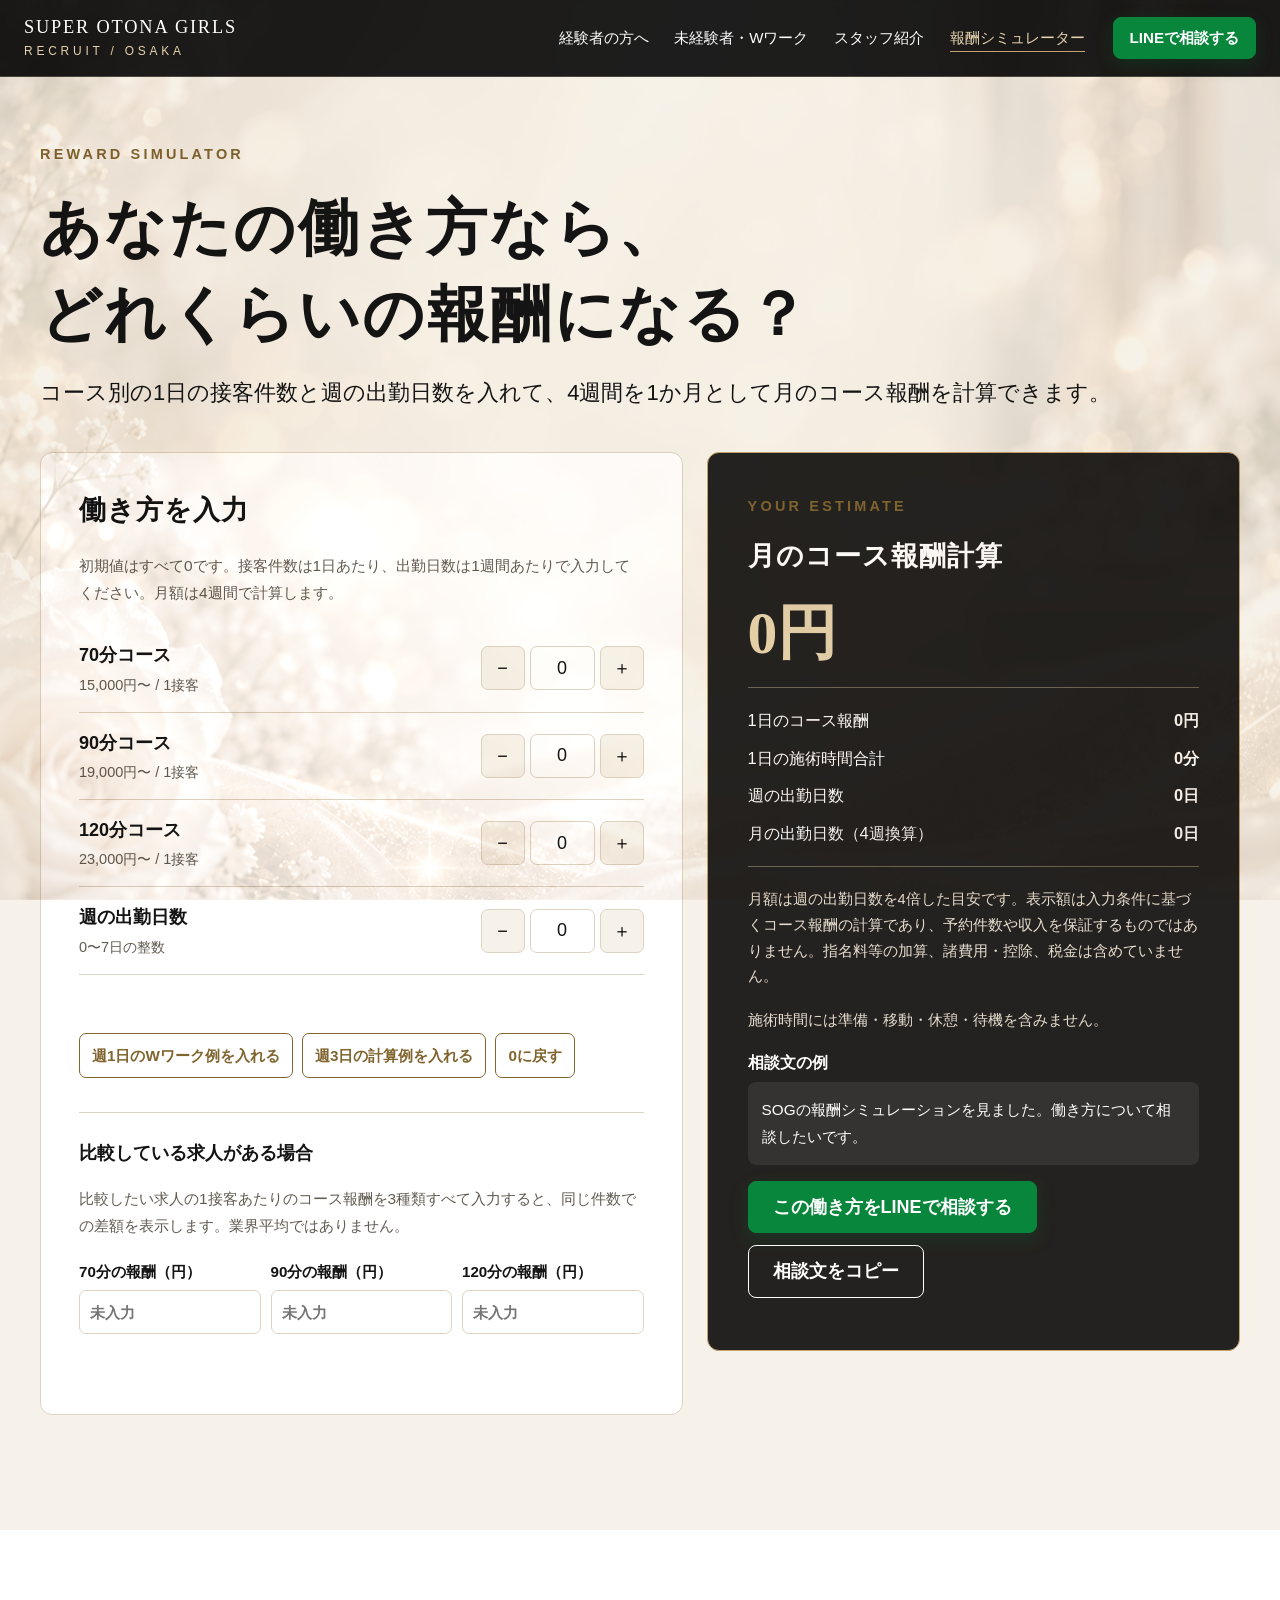
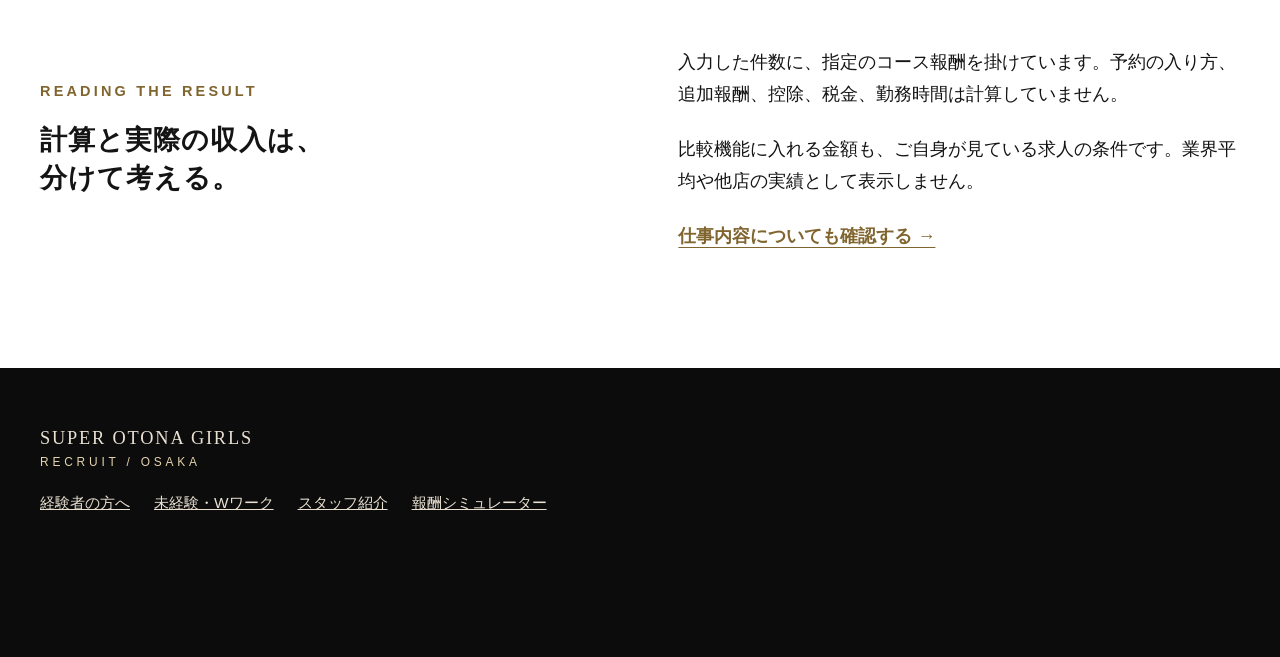
<file: simulator.html>
<!doctype html>
<html lang="ja">
<head>
  <meta charset="utf-8"><meta name="viewport" content="width=device-width, initial-scale=1"><meta name="robots" content="noindex,nofollow"><meta name="theme-color" content="#f6f2ea">
  <meta name="description" content="SUPER OTONA GIRLSのコース報酬を接客件数と出勤日数から計算するデザイン検討用サンプル。">
  <title>報酬シミュレーター | SUPER OTONA GIRLS 求人サンプル</title>
  <link rel="icon" href="favicon.svg" type="image/svg+xml">
  <link rel="stylesheet" href="tokens.css"><link rel="stylesheet" href="base.css"><link rel="stylesheet" href="components.css?v=2"><link rel="stylesheet" href="pages.css?v=5"><link rel="stylesheet" href="floral-atmosphere.css?v=3"><link rel="stylesheet" href="mobile-menu.css?v=2"><link rel="stylesheet" href="line-cta.css?v=2">
  <link rel="stylesheet" href="body-type-plus-2.css?v=1">
  <link rel="stylesheet" href="motion-plus.css?v=2">
  <script defer src="config.js"></script><script defer src="main.js?v=4"></script><script defer src="animations.js"></script><script defer src="simulator.js?v=2"></script><script defer src="petals.js?v=1"></script><script defer src="motion-plus.js?v=2"></script>
</head>
<body data-page="simulator">
  <header class="site-header"><div class="header-inner"><a class="brand" href="index.html">SUPER OTONA GIRLS<small>RECRUIT / OSAKA</small></a><button class="menu-toggle" type="button" aria-label="メニューを開く" aria-expanded="false" aria-controls="main-nav"><span class="menu-toggle__lines" aria-hidden="true"></span></button><nav id="main-nav" class="nav-links" aria-label="メインメニュー"><a href="index.html">経験者の方へ</a><a href="beginner.html">未経験者・Wワーク</a><a href="staff.html">スタッフ紹介</a><a href="simulator.html" aria-current="page">報酬シミュレーター</a></nav><button class="button button--small header-cta" type="button" data-line>LINEで相談する</button></div></header>
  <main>
    <section class="section section--ivory" style="padding-top:34px">
      <div class="container">
        <div class="sim-intro reveal"><span class="eyebrow">REWARD SIMULATOR</span><h1>あなたの働き方なら、<br>どれくらいの報酬になる？</h1><p class="lead">コース別の1日の接客件数と週の出勤日数を入れて、4週間を1か月として月のコース報酬を計算できます。</p></div>
        <div class="sim-grid">
          <div class="sim-panel reveal">
            <h2>働き方を入力</h2><p class="fine-print">初期値はすべて0です。接客件数は1日あたり、出勤日数は1週間あたりで入力してください。月額は4週間で計算します。</p>
            <form id="sim-form" novalidate>
              <div class="input-line"><label for="count-70">70分コース <small>15,000円〜 / 1接客</small></label><div class="stepper"><button type="button" data-step="count-70" data-direction="-1" aria-label="70分コースを1件減らす">−</button><input id="count-70" name="count70" type="number" min="0" max="12" step="1" inputmode="numeric" value="0"><button type="button" data-step="count-70" data-direction="1" aria-label="70分コースを1件増やす">＋</button></div></div>
              <div class="input-line"><label for="count-90">90分コース <small>19,000円〜 / 1接客</small></label><div class="stepper"><button type="button" data-step="count-90" data-direction="-1" aria-label="90分コースを1件減らす">−</button><input id="count-90" name="count90" type="number" min="0" max="12" step="1" inputmode="numeric" value="0"><button type="button" data-step="count-90" data-direction="1" aria-label="90分コースを1件増やす">＋</button></div></div>
              <div class="input-line"><label for="count-120">120分コース <small>23,000円〜 / 1接客</small></label><div class="stepper"><button type="button" data-step="count-120" data-direction="-1" aria-label="120分コースを1件減らす">−</button><input id="count-120" name="count120" type="number" min="0" max="12" step="1" inputmode="numeric" value="0"><button type="button" data-step="count-120" data-direction="1" aria-label="120分コースを1件増やす">＋</button></div></div>
              <div class="input-line"><label for="days-per-week">週の出勤日数 <small>0〜7日の整数</small></label><div class="stepper"><button type="button" data-step="days-per-week" data-direction="-1" aria-label="週の出勤日数を1日減らす">−</button><input id="days-per-week" name="daysPerWeek" type="number" min="0" max="7" step="1" inputmode="numeric" value="0"><button type="button" data-step="days-per-week" data-direction="1" aria-label="週の出勤日数を1日増やす">＋</button></div></div>
            </form>
            <p id="sim-error" class="sim-error" role="alert"></p>
            <div class="sim-examples"><button type="button" data-example="work">週1日のWワーク例を入れる</button><button type="button" data-example="mixed">週3日の計算例を入れる</button><button type="button" data-example="reset">0に戻す</button></div>
            <div class="compare"><h3>比較している求人がある場合</h3><p class="fine-print">比較したい求人の1接客あたりのコース報酬を3種類すべて入力すると、同じ件数での差額を表示します。業界平均ではありません。</p><div class="compare-grid"><label for="compare-70">70分の報酬（円）<input id="compare-70" type="number" min="0" max="100000" step="1" inputmode="numeric" placeholder="未入力"></label><label for="compare-90">90分の報酬（円）<input id="compare-90" type="number" min="0" max="100000" step="1" inputmode="numeric" placeholder="未入力"></label><label for="compare-120">120分の報酬（円）<input id="compare-120" type="number" min="0" max="100000" step="1" inputmode="numeric" placeholder="未入力"></label></div><p id="compare-output" class="compare-output" aria-live="polite"></p></div>
          </div>
          <aside class="sim-result reveal" data-delay="1" aria-label="計算結果"><span class="eyebrow">YOUR ESTIMATE</span><h2>月のコース報酬計算</h2><strong class="result-amount" id="result-month">0円</strong><div class="result-breakdown"><span>1日のコース報酬</span><strong id="result-day">0円</strong><span>1日の施術時間合計</span><strong id="result-minutes">0分</strong><span>週の出勤日数</span><strong id="result-week-days">0日</strong><span>月の出勤日数（4週換算）</span><strong id="result-month-days">0日</strong></div><p class="result-note">月額は週の出勤日数を4倍した目安です。表示額は入力条件に基づくコース報酬の計算であり、予約件数や収入を保証するものではありません。指名料等の加算、諸費用・控除、税金は含めていません。</p><p class="result-note">施術時間には準備・移動・休憩・待機を含みません。</p><h3 style="font-size:1rem;margin-bottom:8px">相談文の例</h3><div class="consultation-preview" id="consultation-preview">SOGの報酬シミュレーションを見ました。働き方について相談したいです。</div><div class="button-row"><button class="button" type="button" data-line data-dynamic-message>この働き方をLINEで相談する</button><button class="button button--outline" type="button" id="copy-consultation">相談文をコピー</button></div><p id="copy-status" class="fine-print" role="status" style="margin:12px 0 0;color:#e7ddcf"></p><span id="sim-live" class="sr-only" aria-live="polite" aria-atomic="true"></span></aside>
        </div>
      </div>
    </section>
    <section class="section section--white"><div class="container split"><div class="reveal"><span class="eyebrow">READING THE RESULT</span><h2>計算と実際の収入は、<br>分けて考える。</h2></div><div class="reveal" data-delay="1"><p>入力した件数に、指定のコース報酬を掛けています。予約の入り方、追加報酬、控除、税金、勤務時間は計算していません。</p><p>比較機能に入れる金額も、ご自身が見ている求人の条件です。業界平均や他店の実績として表示しません。</p><a class="text-link" href="beginner.html#mens-esthe-guide">仕事内容についても確認する →</a></div></div></section>
  </main>
  <footer class="site-footer"><div class="container"><a class="brand" href="index.html">SUPER OTONA GIRLS<small>RECRUIT / OSAKA</small></a><div class="footer-links"><a href="index.html">経験者の方へ</a><a href="beginner.html">未経験・Wワーク</a><a href="staff.html">スタッフ紹介</a><a href="simulator.html">報酬シミュレーター</a></div></div></footer>
  <div class="mobile-cta"><a class="button button--outline" href="#sim-form">入力に戻る</a><button class="button" type="button" data-line data-dynamic-message>この条件を相談</button></div>
  <dialog class="demo-dialog" id="demo-dialog" aria-labelledby="dialog-title"><div class="dialog-inner"><span class="eyebrow">DEMO</span><h2 id="dialog-title">LINE相談のデモ</h2><p>このサンプルでは応募先が未設定です。実際の送信は行われません。</p><div class="dialog-message" id="dialog-message"></div><div class="dialog-actions"><button class="button button--small" type="button" id="dialog-copy">相談文をコピー</button><button class="button button--outline button--small" type="button" id="dialog-close">閉じる</button></div></div></dialog>
</body>
</html>
</file>
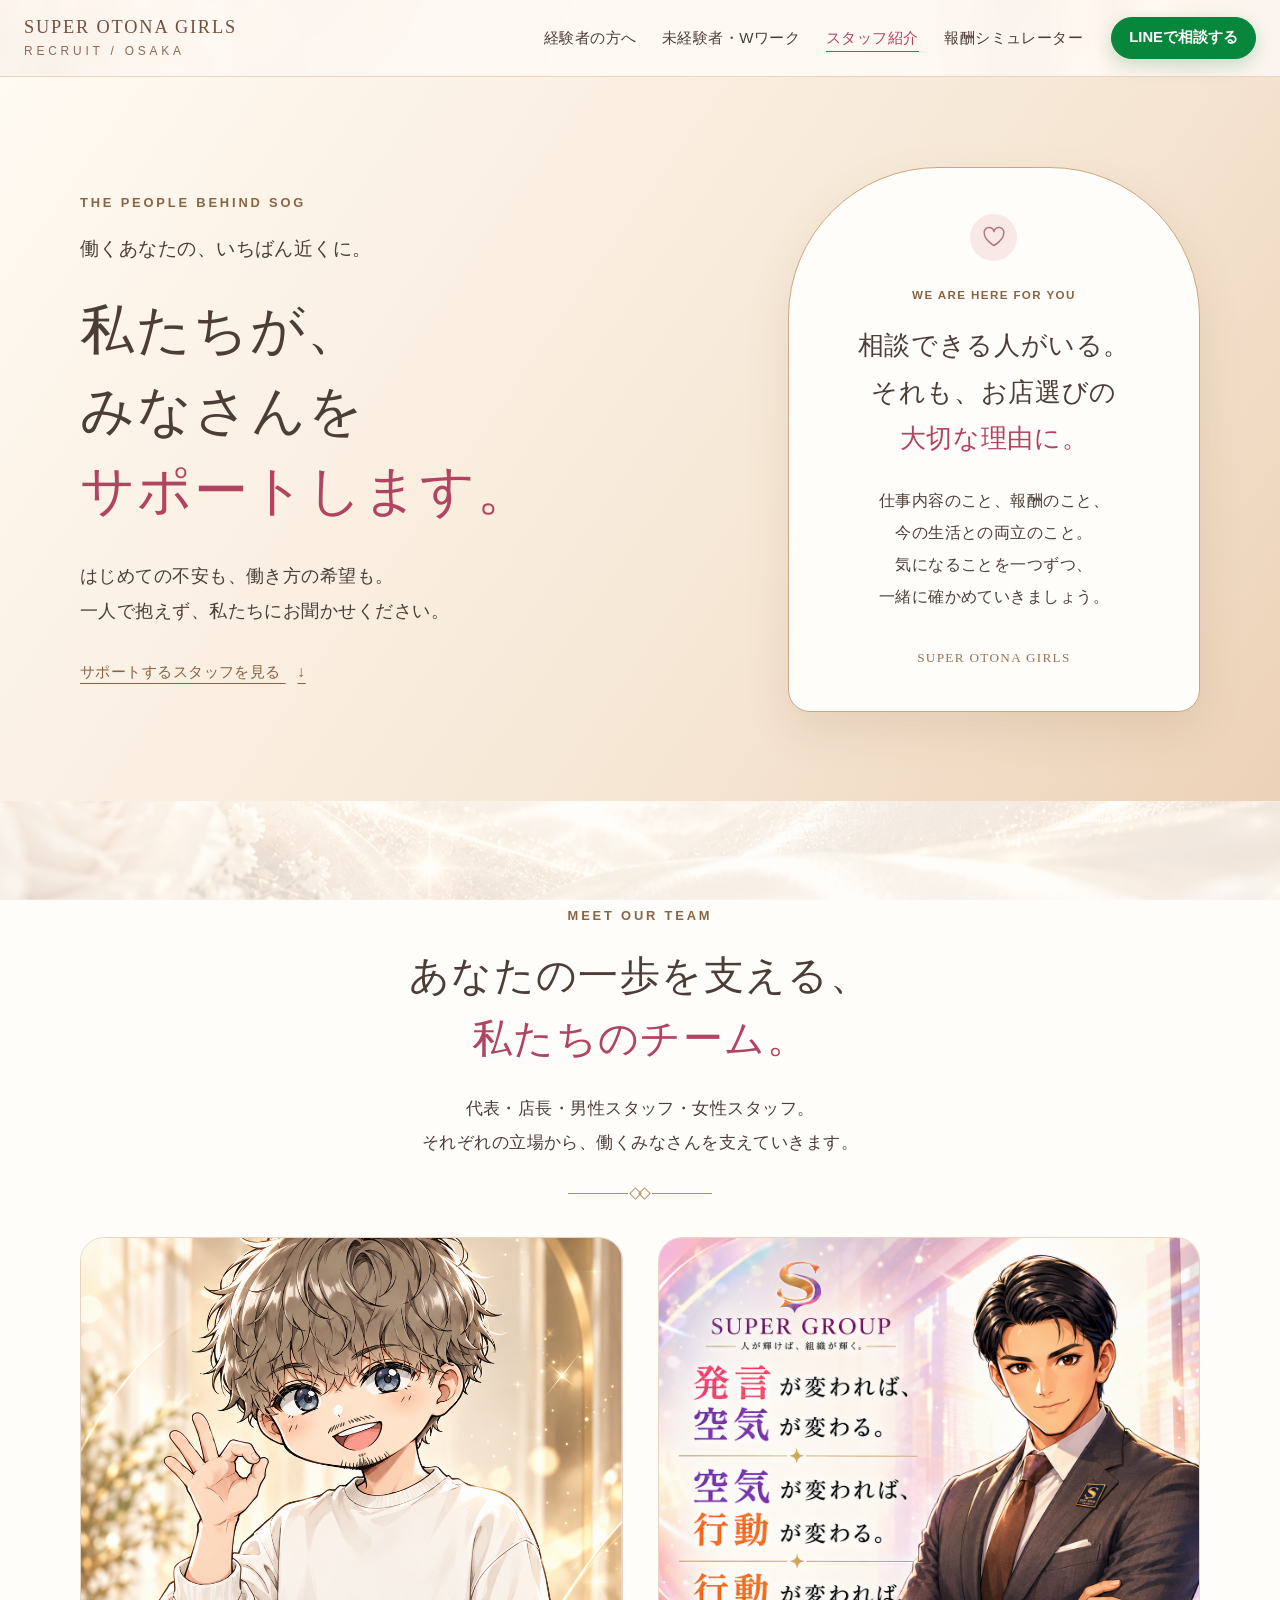
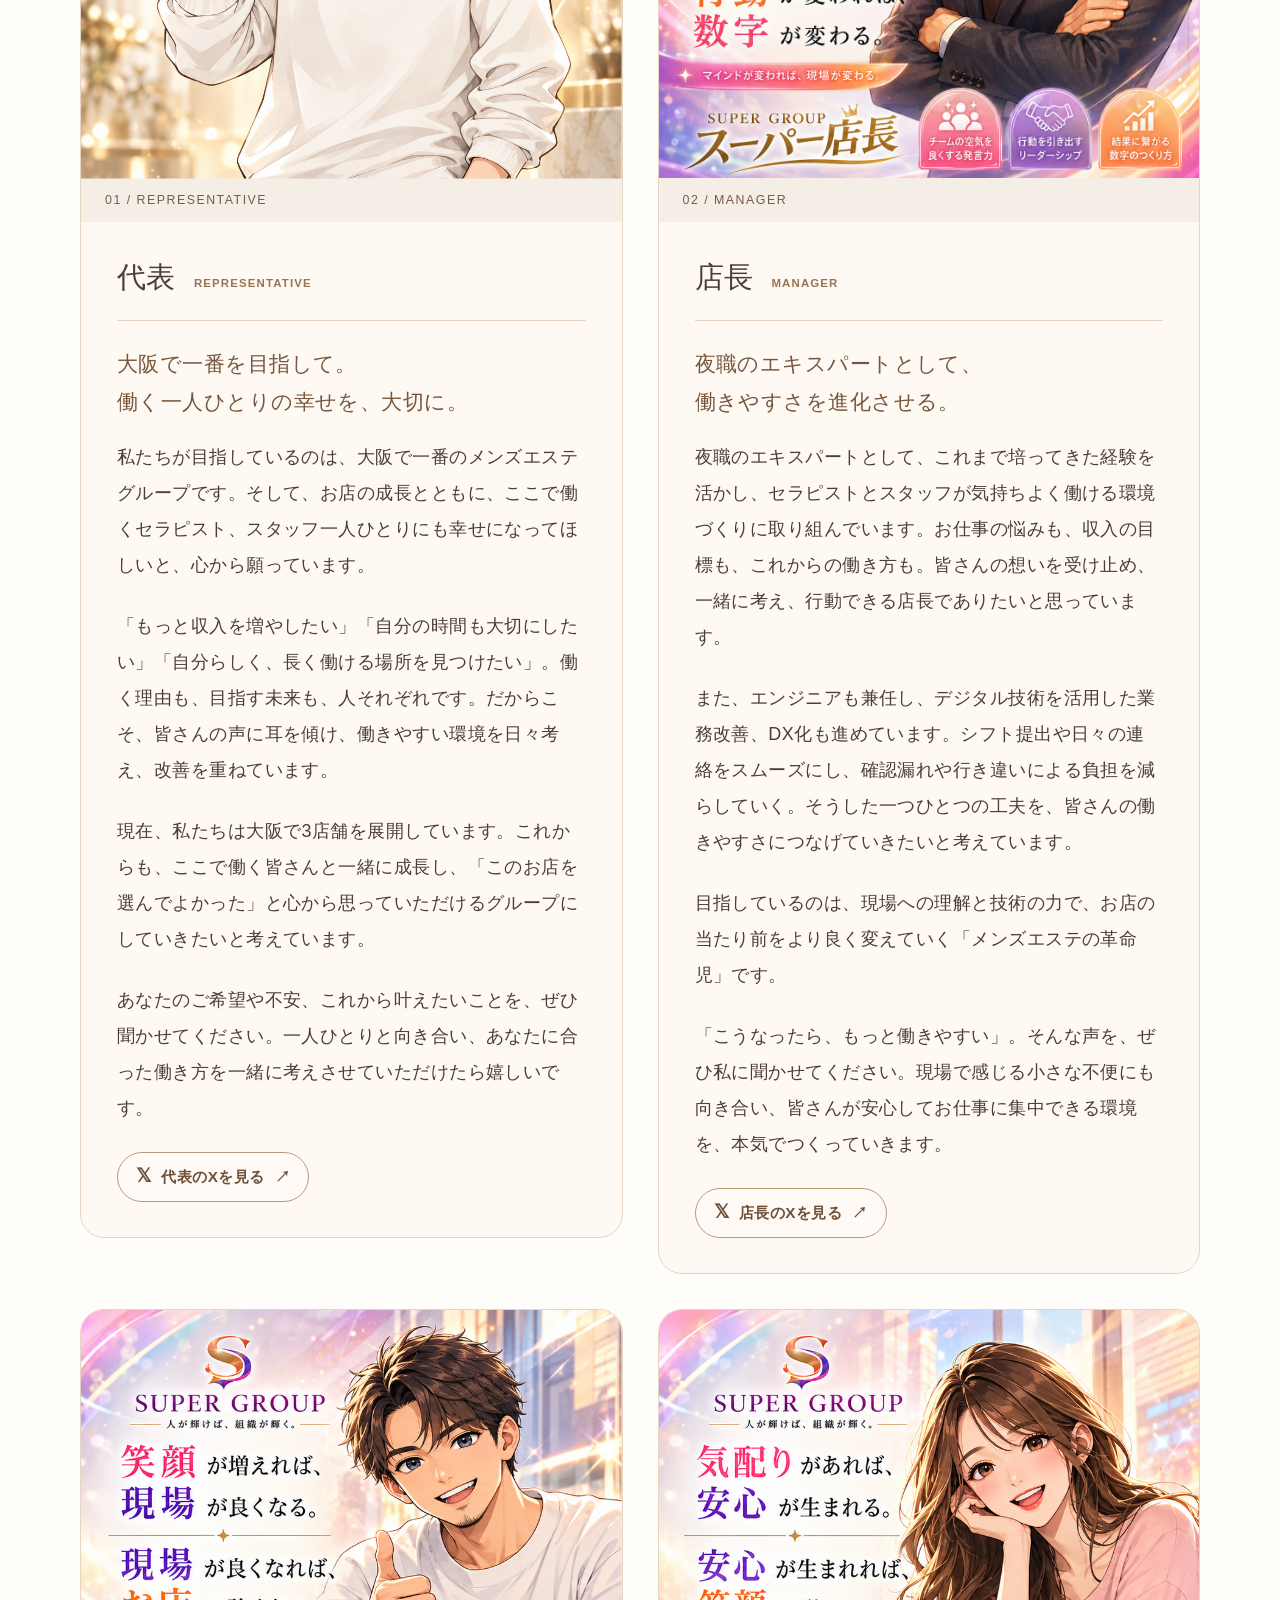
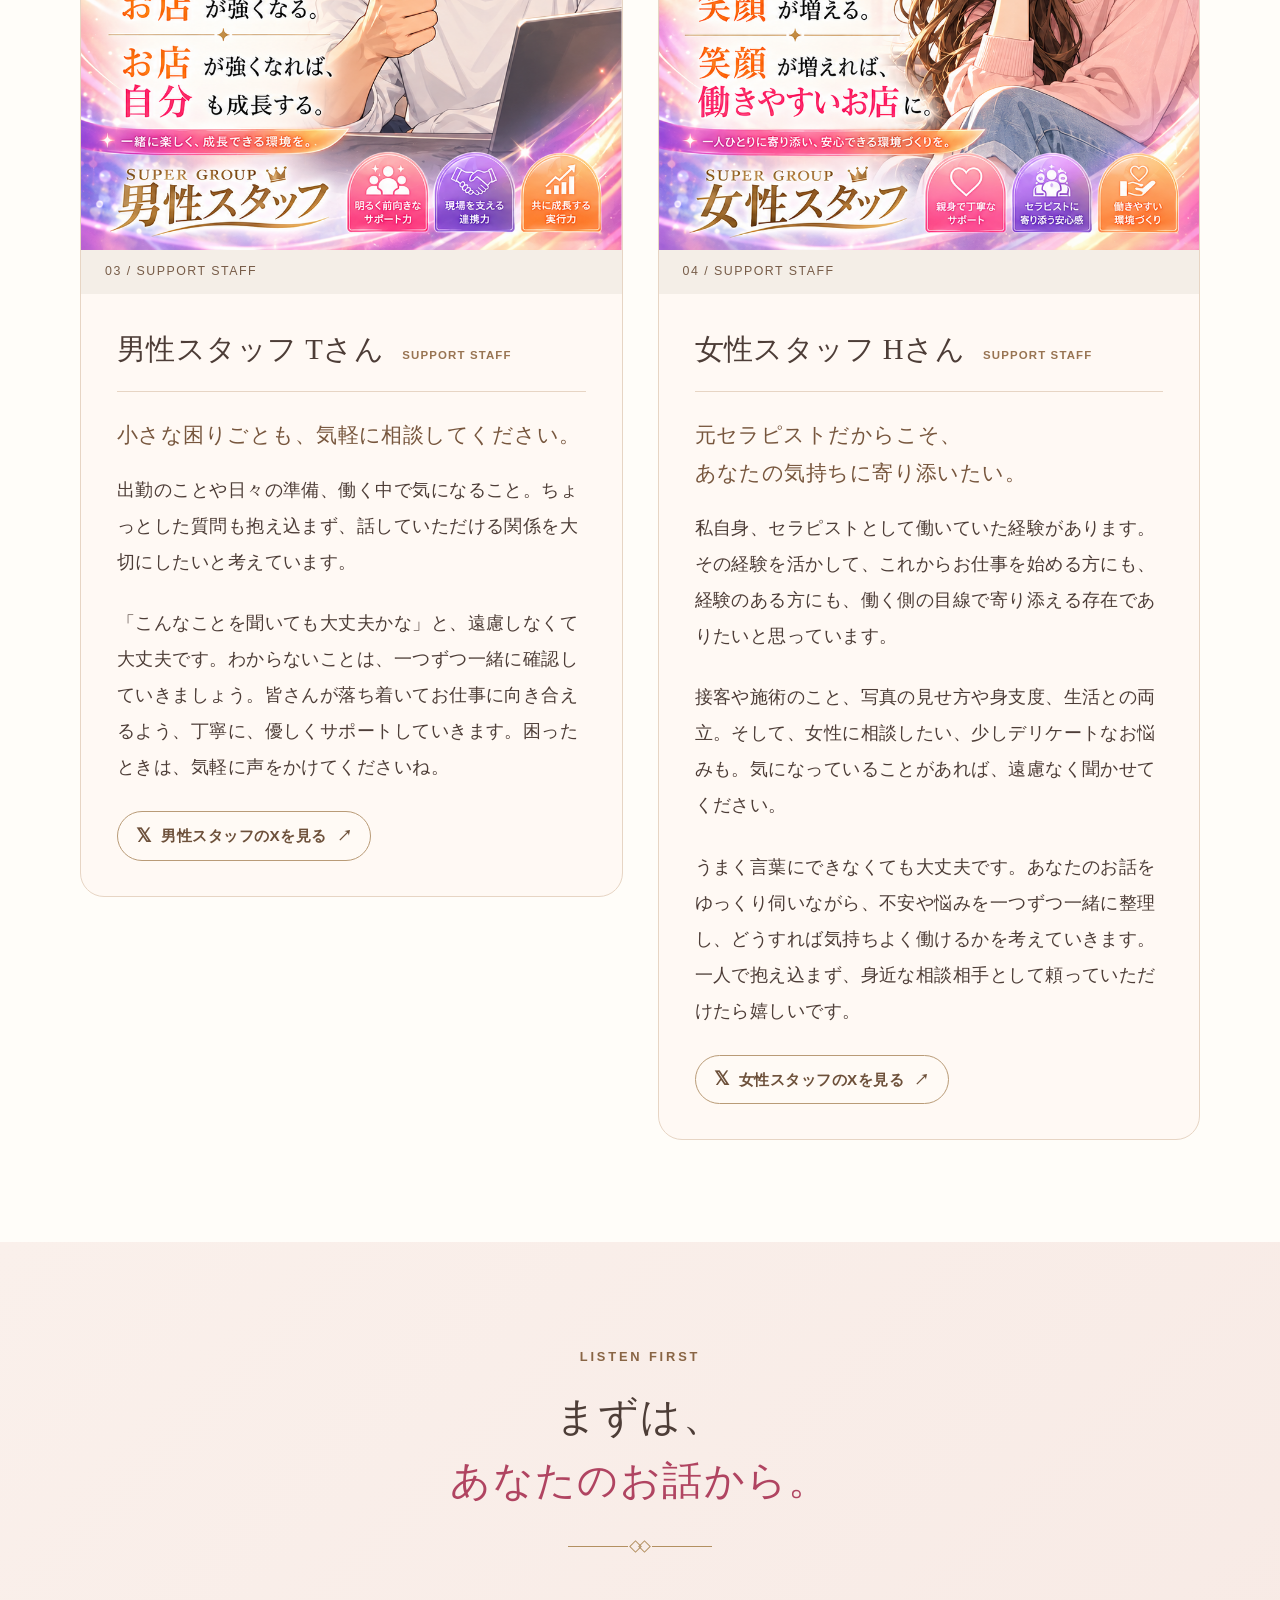
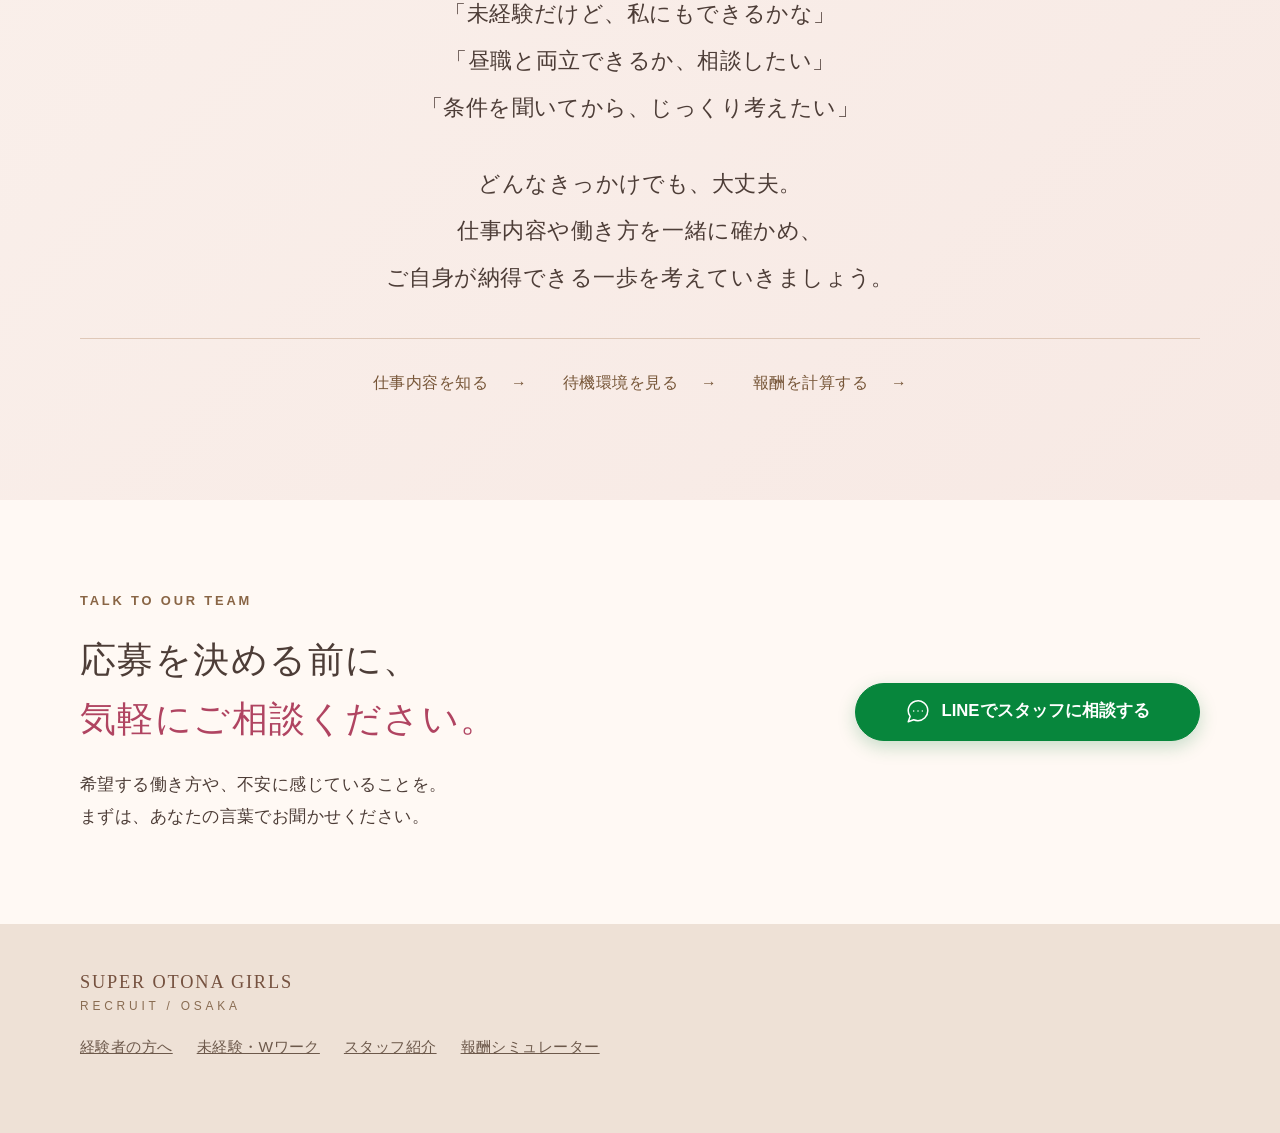
<file: staff.html>
<!doctype html>
<html lang="ja">
<head>
  <meta charset="utf-8"><meta name="viewport" content="width=device-width, initial-scale=1"><meta name="robots" content="noindex,nofollow"><meta name="theme-color" content="#fff9f4">
  <meta name="description" content="SUPER OTONA GIRLSのスタッフ紹介。代表、店長、男性スタッフ、女性スタッフから、働き方を考える皆さんへ。">
  <title>私たちがサポートします | SUPER OTONA GIRLS スタッフ紹介</title>
  <link rel="icon" href="favicon.svg" type="image/svg+xml">
  <link rel="stylesheet" href="tokens.css"><link rel="stylesheet" href="base.css"><link rel="stylesheet" href="components.css?v=2"><link rel="stylesheet" href="staff.css?v=5"><link rel="stylesheet" href="floral-atmosphere.css?v=3"><link rel="stylesheet" href="mobile-menu.css?v=2"><link rel="stylesheet" href="line-cta.css?v=2">
  <link rel="stylesheet" href="body-type-plus-2.css?v=1">
  <link rel="stylesheet" href="motion-plus.css?v=2">
  <script defer src="config.js?v=2"></script><script defer src="main.js?v=4"></script><script defer src="animations.js"></script><script defer src="petals.js?v=1"></script><script defer src="motion-plus.js?v=2"></script>
</head>
<body data-page="staff">
  <svg class="staff-symbols" xmlns="http://www.w3.org/2000/svg" aria-hidden="true"><defs>
    <symbol id="staff-chat" viewBox="0 0 24 24"><path d="M21 11a9 9 0 0 1-9 9 10 10 0 0 1-4-.8L3 21l1.8-5A9 9 0 1 1 21 11Z"/><path d="M8 11h.01m4 0h.01m4 0h.01"/></symbol>
    <symbol id="staff-heart" viewBox="0 0 24 24"><path d="M12 20S3 14.5 3 8.5A4.5 4.5 0 0 1 12 7a4.5 4.5 0 0 1 9 1.5C21 14.5 12 20 12 20Z"/></symbol>
  </defs></svg>
  <header class="site-header"><div class="header-inner"><a class="brand" href="index.html">SUPER OTONA GIRLS<small>RECRUIT / OSAKA</small></a><button class="menu-toggle" type="button" aria-label="メニューを開く" aria-expanded="false" aria-controls="main-nav"><span class="menu-toggle__lines" aria-hidden="true"></span></button><nav id="main-nav" class="nav-links" aria-label="メインメニュー"><a href="index.html">経験者の方へ</a><a href="beginner.html">未経験者・Wワーク</a><a href="staff.html" aria-current="page">スタッフ紹介</a><a href="simulator.html">報酬シミュレーター</a></nav><button class="button button--small header-cta" type="button" data-line>LINEで相談する</button></div></header>
  <main>
    <section class="staff-hero" aria-labelledby="staff-hero-title"><div class="container staff-hero-layout">
      <div class="staff-hero-copy"><span class="staff-eyebrow">THE PEOPLE BEHIND SOG</span><p class="staff-hero-intro">働くあなたの、いちばん近くに。</p><h1 id="staff-hero-title">私たちが、<br>みなさんを<br><em>サポートします。</em></h1><p class="staff-lead">はじめての不安も、働き方の希望も。<br>一人で抱えず、私たちにお聞かせください。</p><a class="staff-text-link" href="#support-team">サポートするスタッフを見る <span aria-hidden="true">↓</span></a></div>
      <aside class="staff-welcome" aria-label="私たちが大切にしたいこと"><span class="staff-welcome-icon" aria-hidden="true"><svg class="staff-icon"><use href="#staff-heart"/></svg></span><p class="staff-eyebrow">WE ARE HERE FOR YOU</p><h2>相談できる人がいる。<br>それも、お店選びの<br><em>大切な理由に。</em></h2><p>仕事内容のこと、報酬のこと、<br>今の生活との両立のこと。<br>気になることを一つずつ、<br>一緒に確かめていきましょう。</p><span class="staff-welcome-signature">SUPER OTONA GIRLS</span></aside>
    </div></section>

    <section class="staff-section staff-team-section" id="support-team" aria-labelledby="staff-team-title"><div class="container">
      <div class="staff-heading reveal"><span class="staff-eyebrow">MEET OUR TEAM</span><h2 id="staff-team-title">あなたの一歩を支える、<br><span>私たちのチーム。</span></h2><p>代表・店長・男性スタッフ・女性スタッフ。<br>それぞれの立場から、働くみなさんを支えていきます。</p><i class="staff-ornament" aria-hidden="true"></i></div>
      <div class="staff-grid">
        <article class="staff-profile reveal" aria-labelledby="staff-representative-title">
          <figure class="staff-photo staff-photo--provided staff-photo--representative"><div class="staff-photo-art" role="img" aria-label="笑顔で手を上げる男性のイラスト"></div><figcaption class="staff-photo-index"><span>01 / REPRESENTATIVE</span></figcaption></figure>
          <div class="staff-profile-body">
            <div class="staff-role"><span>REPRESENTATIVE</span><h3 id="staff-representative-title">代表</h3></div>
            <h4 class="staff-profile-message"><span>大阪で一番を目指して。</span><span>働く一人ひとりの幸せを、</span><span>大切に。</span></h4>
            <div class="staff-profile-copy">
              <p>私たちが目指しているのは、大阪で一番のメンズエステグループです。そして、お店の成長とともに、ここで働くセラピスト、スタッフ一人ひとりにも幸せになってほしいと、心から願っています。</p>
              <p>「もっと収入を増やしたい」「自分の時間も大切にしたい」「自分らしく、長く働ける場所を見つけたい」。働く理由も、目指す未来も、人それぞれです。だからこそ、皆さんの声に耳を傾け、働きやすい環境を日々考え、改善を重ねています。</p>
              <p>現在、私たちは大阪で3店舗を展開しています。これからも、ここで働く皆さんと一緒に成長し、「このお店を選んでよかった」と心から思っていただけるグループにしていきたいと考えています。</p>
              <p>あなたのご希望や不安、これから叶えたいことを、ぜひ聞かせてください。一人ひとりと向き合い、あなたに合った働き方を一緒に考えさせていただけたら嬉しいです。</p>
            </div>
            <a class="staff-x-link" href="https://x.com/SHG__group" target="_blank" rel="noopener noreferrer" aria-label="代表のXアカウントを開く（新しいタブ）"><span class="staff-x-mark" aria-hidden="true">𝕏</span> 代表のXを見る <span aria-hidden="true">↗</span></a>
          </div>
        </article>
        <article class="staff-profile reveal" data-delay="1" aria-labelledby="staff-manager-title">
          <figure class="staff-photo staff-photo--provided staff-photo--manager"><div class="staff-photo-art" role="img" aria-label="スーツ姿の男性のイラスト。SUPER GROUPのメッセージ入り"></div><figcaption class="staff-photo-index"><span>02 / MANAGER</span></figcaption></figure>
          <div class="staff-profile-body">
            <div class="staff-role"><span>MANAGER</span><h3 id="staff-manager-title">店長</h3></div>
            <h4 class="staff-profile-message"><span>夜職のエキスパートとして、</span><span>働きやすさを進化させる。</span></h4>
            <div class="staff-profile-copy">
              <p>夜職のエキスパートとして、これまで培ってきた経験を活かし、セラピストとスタッフが気持ちよく働ける環境づくりに取り組んでいます。お仕事の悩みも、収入の目標も、これからの働き方も。皆さんの想いを受け止め、一緒に考え、行動できる店長でありたいと思っています。</p>
              <p>また、エンジニアも兼任し、デジタル技術を活用した業務改善、DX化も進めています。シフト提出や日々の連絡をスムーズにし、確認漏れや行き違いによる負担を減らしていく。そうした一つひとつの工夫を、皆さんの働きやすさにつなげていきたいと考えています。</p>
              <p>目指しているのは、現場への理解と技術の力で、お店の当たり前をより良く変えていく「メンズエステの革命児」です。</p>
              <p>「こうなったら、もっと働きやすい」。そんな声を、ぜひ私に聞かせてください。現場で感じる小さな不便にも向き合い、皆さんが安心してお仕事に集中できる環境を、本気でつくっていきます。</p>
            </div>
            <a class="staff-x-link" href="https://x.com/super_tencho2" target="_blank" rel="noopener noreferrer" aria-label="店長のXアカウントを開く（新しいタブ）"><span class="staff-x-mark" aria-hidden="true">𝕏</span> 店長のXを見る <span aria-hidden="true">↗</span></a>
          </div>
        </article>
        <article class="staff-profile reveal" aria-labelledby="staff-male-title">
          <figure class="staff-photo staff-photo--provided staff-photo--male"><div class="staff-photo-art" role="img" aria-label="笑顔で親指を立てる男性のイラスト。SUPER GROUPのメッセージ入り"></div><figcaption class="staff-photo-index"><span>03 / SUPPORT STAFF</span></figcaption></figure>
          <div class="staff-profile-body">
            <div class="staff-role"><span>SUPPORT STAFF</span><h3 id="staff-male-title">男性スタッフ Tさん</h3></div>
            <h4 class="staff-profile-message"><span>小さな困りごとも、</span><span>気軽に相談してください。</span></h4>
            <div class="staff-profile-copy">
              <p>出勤のことや日々の準備、働く中で気になること。ちょっとした質問も抱え込まず、話していただける関係を大切にしたいと考えています。</p>
              <p>「こんなことを聞いても大丈夫かな」と、遠慮しなくて大丈夫です。わからないことは、一つずつ一緒に確認していきましょう。皆さんが落ち着いてお仕事に向き合えるよう、丁寧に、優しくサポートしていきます。困ったときは、気軽に声をかけてくださいね。</p>
            </div>
            <a class="staff-x-link" href="https://x.com/SuperGroup_Muu" target="_blank" rel="noopener noreferrer" aria-label="男性スタッフのXアカウントを開く（新しいタブ）"><span class="staff-x-mark" aria-hidden="true">𝕏</span> 男性スタッフのXを見る <span aria-hidden="true">↗</span></a>
          </div>
        </article>
        <article class="staff-profile reveal" data-delay="1" aria-labelledby="staff-female-title">
          <figure class="staff-photo staff-photo--provided staff-photo--female"><div class="staff-photo-art" role="img" aria-label="ピンクの服で微笑む女性のイラスト。SUPER GROUPのメッセージ入り"></div><figcaption class="staff-photo-index"><span>04 / SUPPORT STAFF</span></figcaption></figure>
          <div class="staff-profile-body">
            <div class="staff-role"><span>SUPPORT STAFF</span><h3 id="staff-female-title">女性スタッフ Hさん</h3></div>
            <h4 class="staff-profile-message"><span>元セラピストだからこそ、</span><span>あなたの気持ちに</span><span>寄り添いたい。</span></h4>
            <div class="staff-profile-copy">
              <p>私自身、セラピストとして働いていた経験があります。その経験を活かして、これからお仕事を始める方にも、経験のある方にも、働く側の目線で寄り添える存在でありたいと思っています。</p>
              <p>接客や施術のこと、写真の見せ方や身支度、生活との両立。そして、女性に相談したい、少しデリケートなお悩みも。気になっていることがあれば、遠慮なく聞かせてください。</p>
              <p>うまく言葉にできなくても大丈夫です。あなたのお話をゆっくり伺いながら、不安や悩みを一つずつ一緒に整理し、どうすれば気持ちよく働けるかを考えていきます。一人で抱え込まず、身近な相談相手として頼っていただけたら嬉しいです。</p>
            </div>
            <a class="staff-x-link" href="https://x.com/28nyan_r" target="_blank" rel="noopener noreferrer" aria-label="女性スタッフのXアカウントを開く（新しいタブ）"><span class="staff-x-mark" aria-hidden="true">𝕏</span> 女性スタッフのXを見る <span aria-hidden="true">↗</span></a>
          </div>
        </article>
      </div>
    </div></section>

    <section class="staff-section staff-promise" aria-labelledby="staff-promise-title"><div class="container">
      <div class="staff-heading reveal"><span class="staff-eyebrow">LISTEN FIRST</span><h2 id="staff-promise-title">まずは、<br><span>あなたのお話から。</span></h2><i class="staff-ornament" aria-hidden="true"></i></div>
      <div class="staff-promise-copy reveal"><p>「未経験だけど、私にもできるかな」<br>「昼職と両立できるか、相談したい」<br>「条件を聞いてから、じっくり考えたい」</p><p>どんなきっかけでも、大丈夫。<br>仕事内容や働き方を一緒に確かめ、<br>ご自身が納得できる一歩を考えていきましょう。</p></div>
      <div class="staff-topic-links reveal"><a href="beginner.html#mens-esthe-guide">仕事内容を知る <span aria-hidden="true">→</span></a><a href="beginner.html#lounge">待機環境を見る <span aria-hidden="true">→</span></a><a href="simulator.html">報酬を計算する <span aria-hidden="true">→</span></a></div>
    </div></section>

    <section class="staff-contact" aria-labelledby="staff-contact-title"><div class="container staff-contact-inner reveal"><div><span class="staff-eyebrow">TALK TO OUR TEAM</span><h2 id="staff-contact-title">応募を決める前に、<br><span>気軽にご相談ください。</span></h2><p>希望する働き方や、不安に感じていることを。<br>まずは、あなたの言葉でお聞かせください。</p></div><button class="button" type="button" data-line><svg class="staff-icon" aria-hidden="true"><use href="#staff-chat"/></svg>LINEでスタッフに相談する</button></div></section>
  </main>
  <footer class="site-footer"><div class="container"><a class="brand" href="index.html">SUPER OTONA GIRLS<small>RECRUIT / OSAKA</small></a><div class="footer-links"><a href="index.html">経験者の方へ</a><a href="beginner.html">未経験・Wワーク</a><a href="staff.html">スタッフ紹介</a><a href="simulator.html">報酬シミュレーター</a></div></div></footer>
  <div class="mobile-cta"><a class="button button--outline" href="#support-team">スタッフを見る ↓</a><button class="button" type="button" data-line>LINEで相談する</button></div>
  <dialog class="demo-dialog" id="demo-dialog" aria-labelledby="dialog-title"><div class="dialog-inner"><span class="staff-eyebrow">DEMO</span><h2 id="dialog-title">LINE相談のデモ</h2><p>このサンプルでは応募先が未設定です。実際の送信は行われません。</p><div class="dialog-message" id="dialog-message"></div><div class="dialog-actions"><button class="button button--small" type="button" id="dialog-copy">相談文をコピー</button><button class="button button--outline button--small" type="button" id="dialog-close">閉じる</button></div></div></dialog>
</body>
</html>
</file>
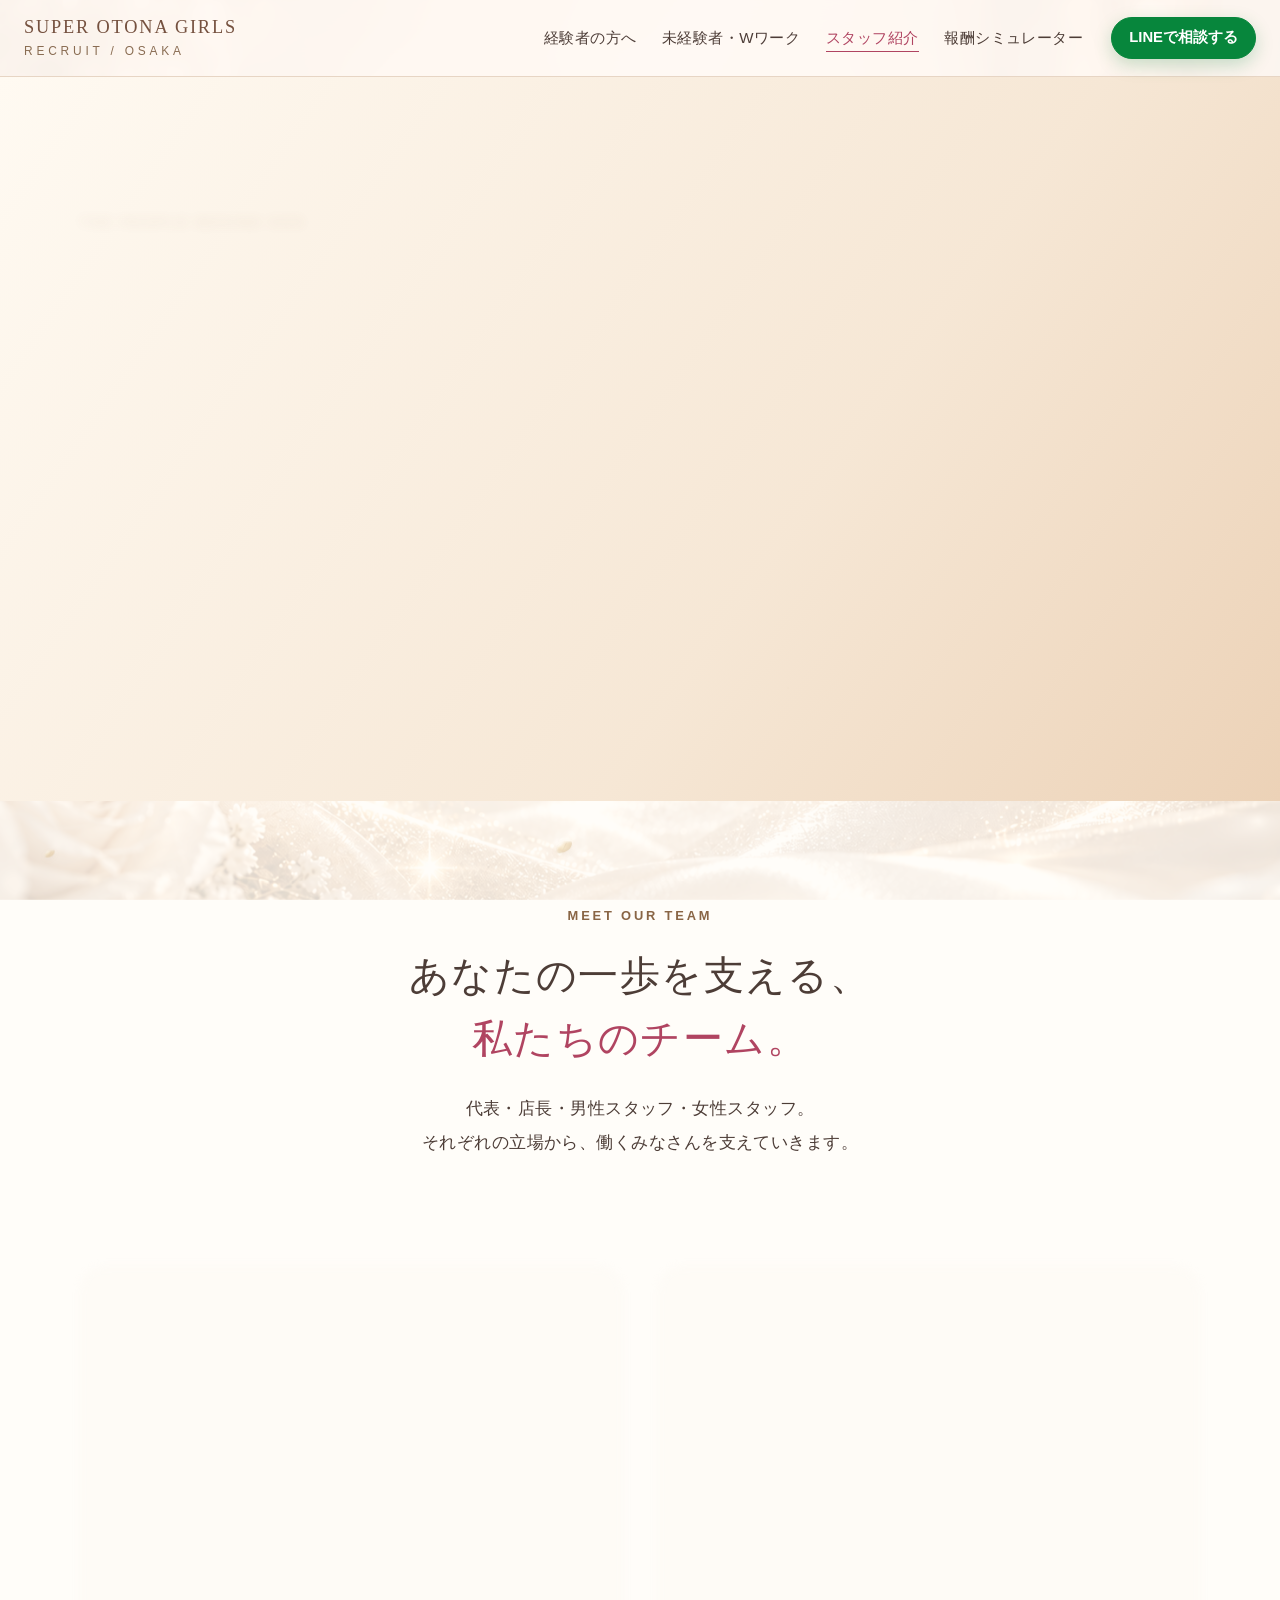
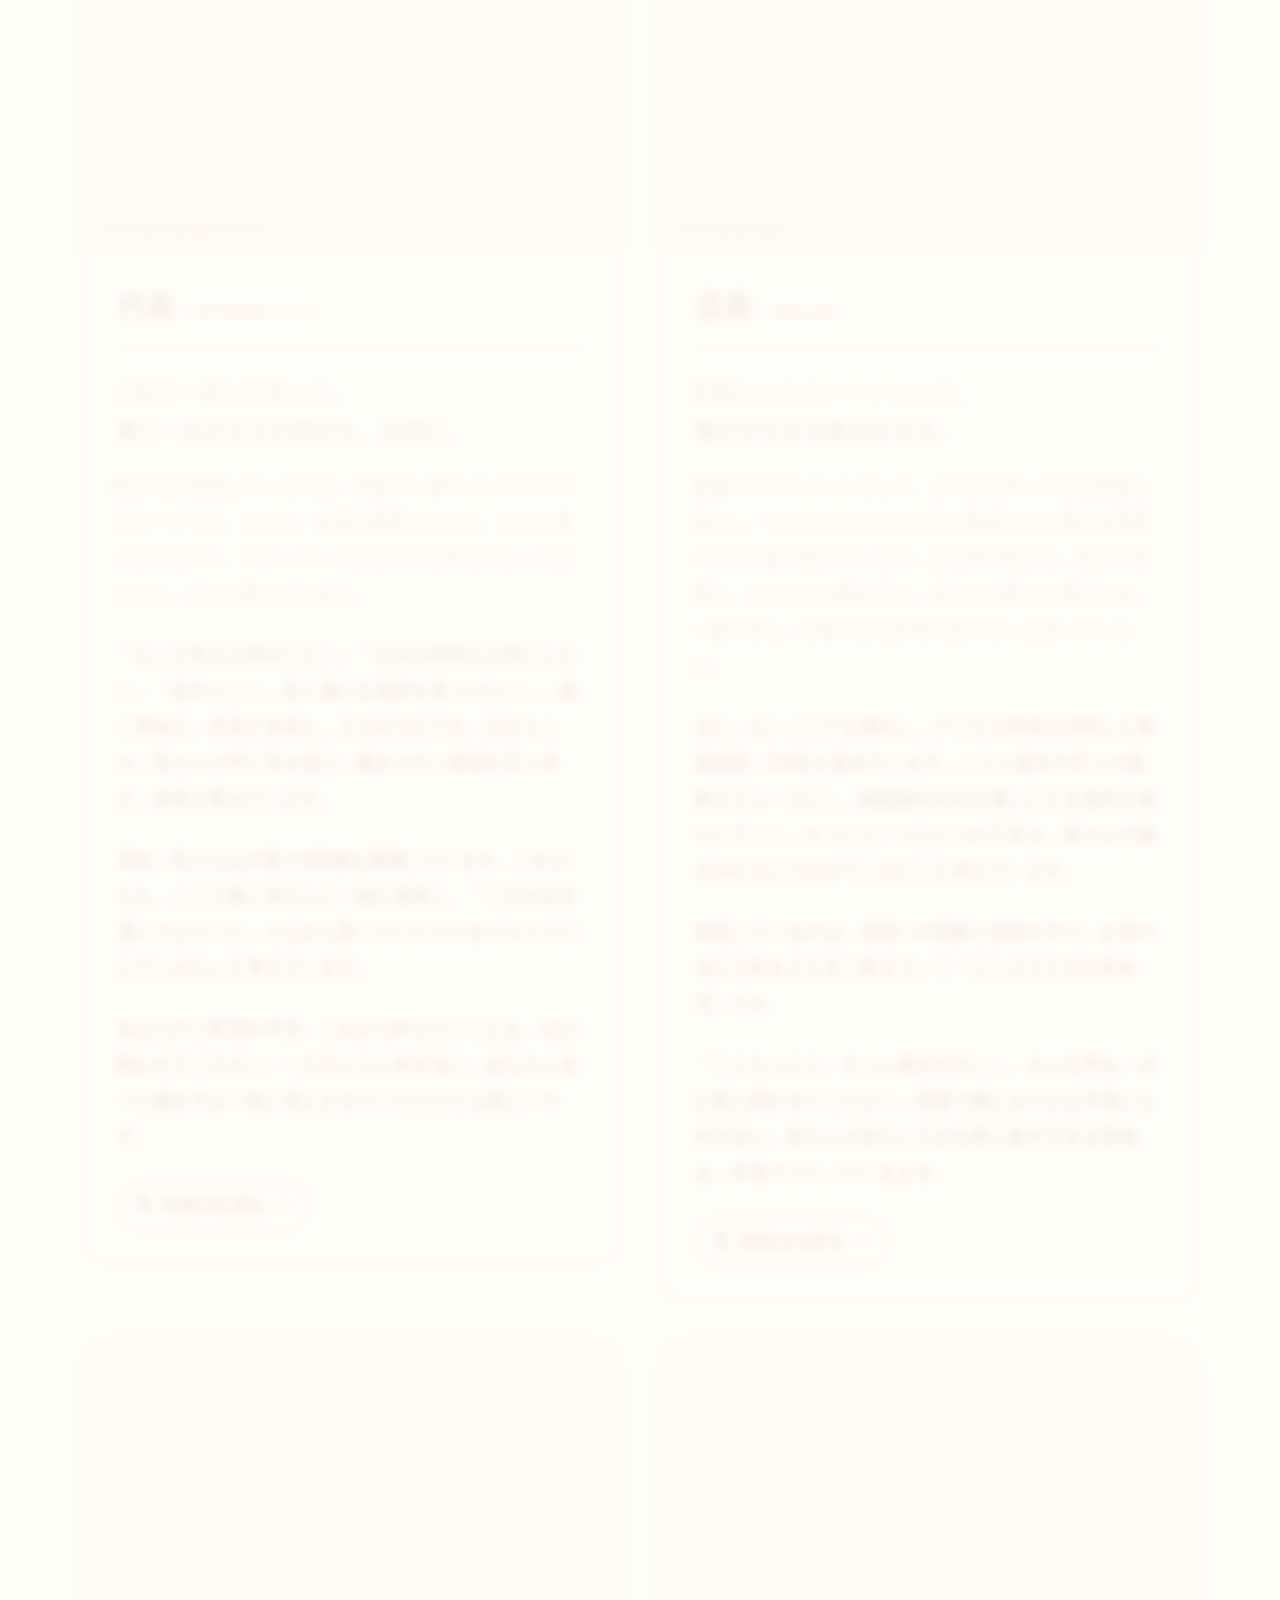
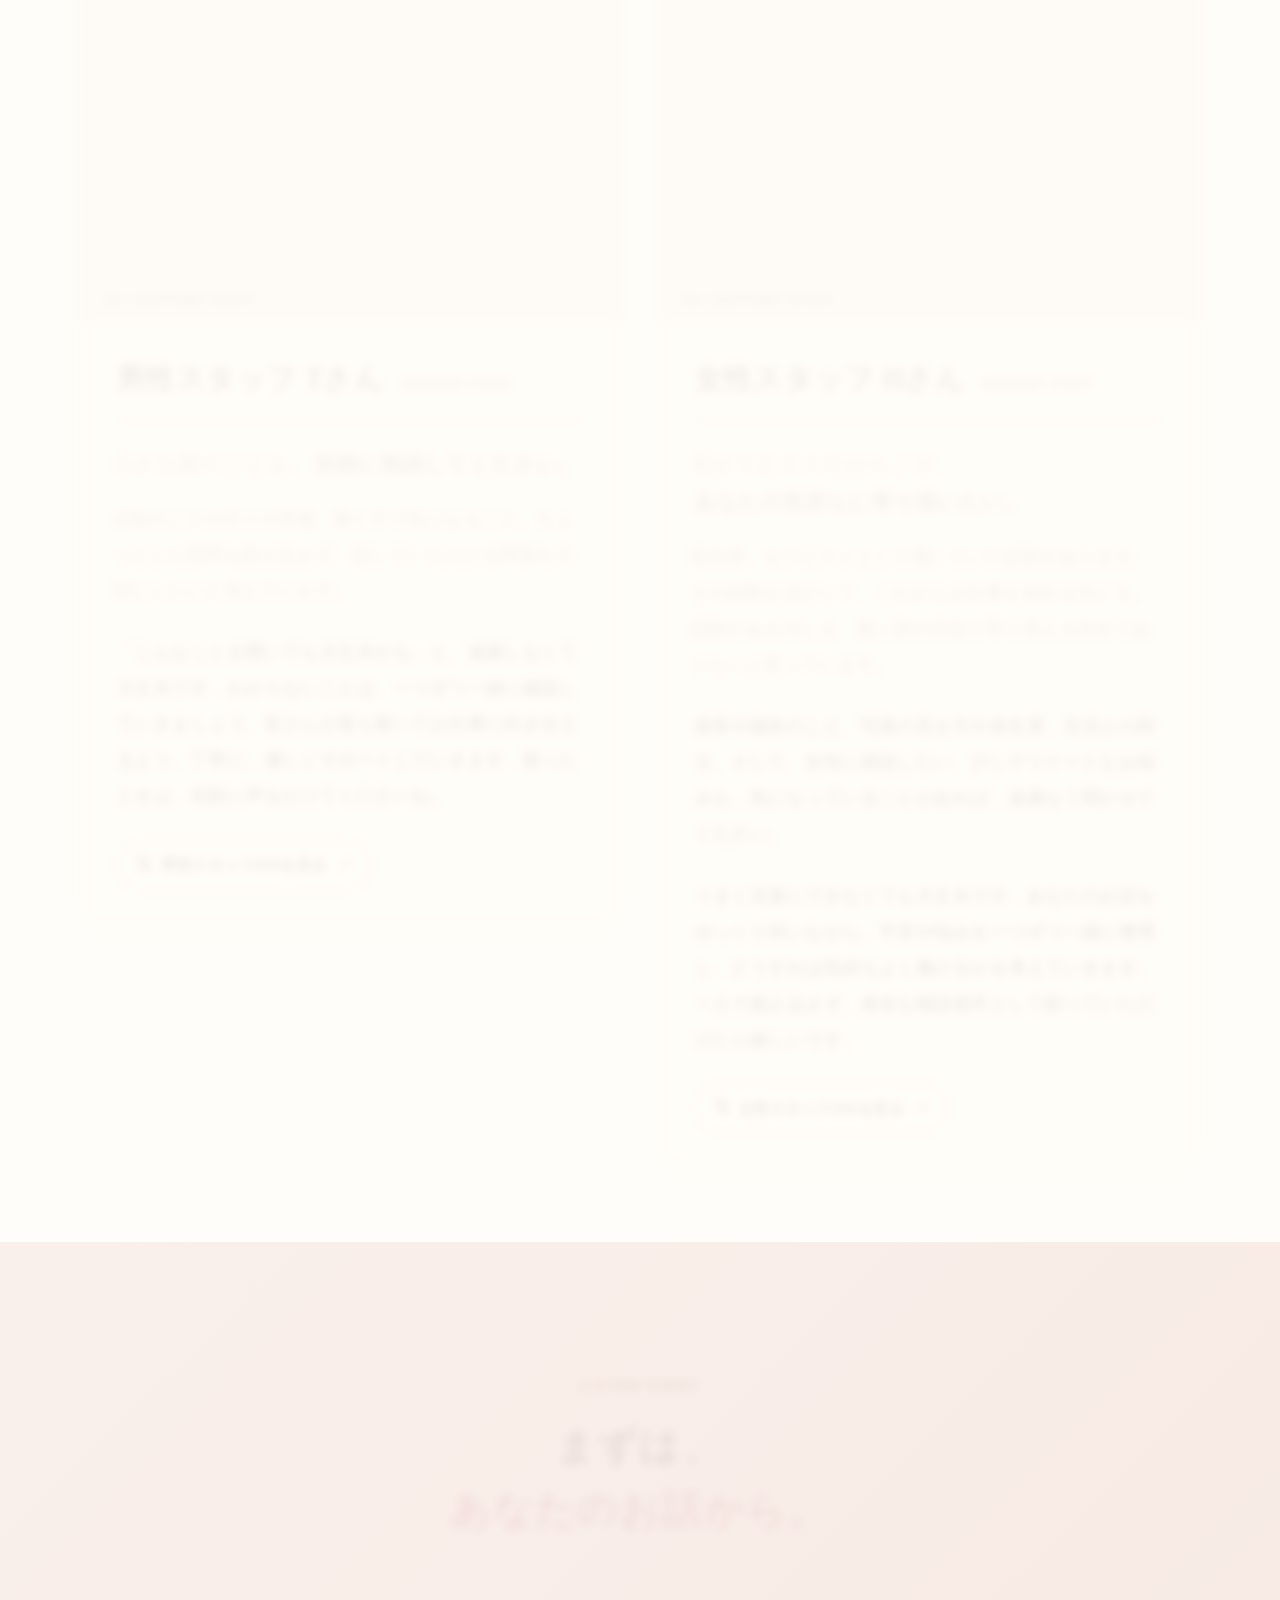
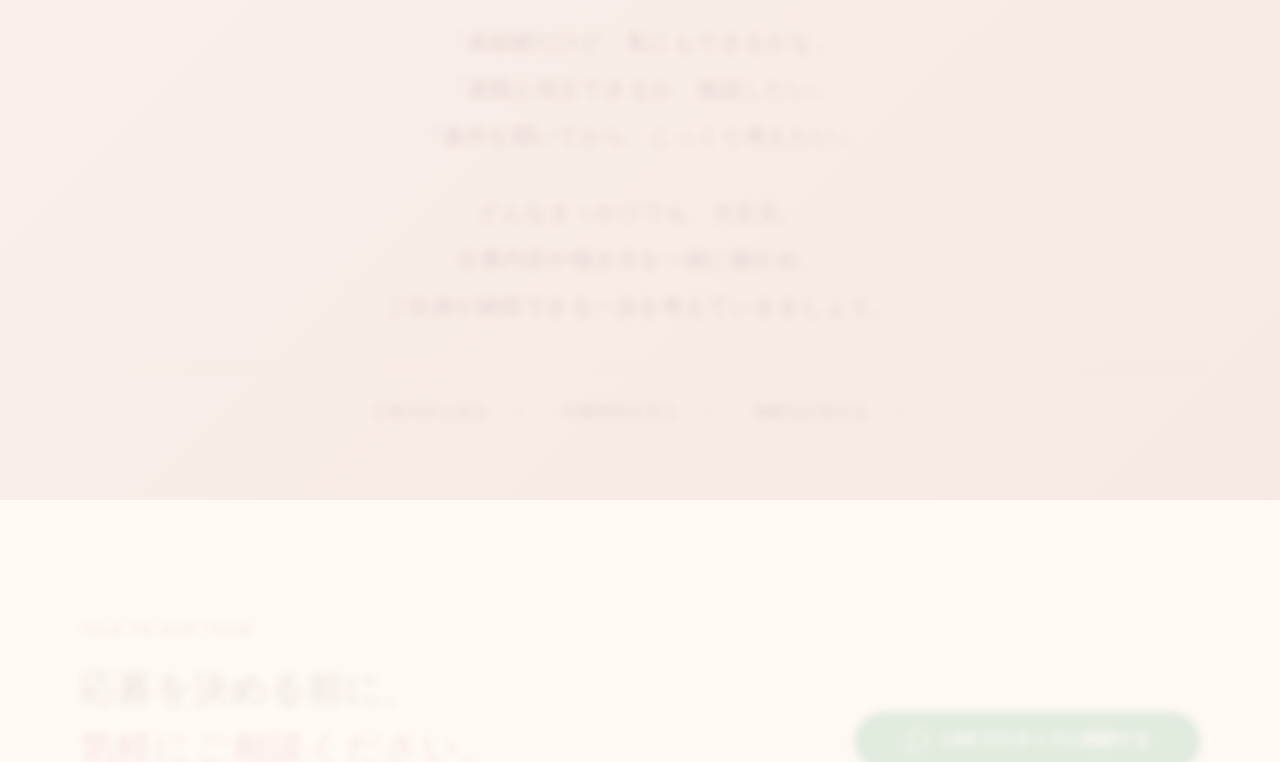
<file: work-guide.html>
<!doctype html>
<html lang="ja">
<head>
  <meta charset="utf-8"><meta name="viewport" content="width=device-width, initial-scale=1"><meta name="robots" content="noindex,nofollow">
  <meta http-equiv="refresh" content="0;url=staff.html">
  <title>スタッフ紹介へ | SUPER OTONA GIRLS</title>
  <link rel="stylesheet" href="body-type-plus-2.css?v=1">
</head>
<body><p><a href="staff.html">スタッフ紹介ページへ進む</a></p></body>
</html>
</file>
<file: tokens.css>
:root {
  --color-ink: #141414;
  --color-charcoal: #242220;
  --color-gold: #c2a46d;
  --color-gold-light: #e4d3ae;
  --color-gold-deep: #80652f;
  --color-ivory: #f6f2ea;
  --color-white: #fff;
  --color-muted: #615b52;
  --color-border: #ddd3c1;
  --font-serif: "Noto Serif JP", "Yu Mincho", "Hiragino Mincho ProN", serif;
  --font-sans: "Noto Sans JP", "Hiragino Kaku Gothic ProN", "Yu Gothic", sans-serif;
  --width-content: 1200px;
  --shadow: 0 22px 60px rgba(20, 20, 20, .13);
}
</file>
<file: base.css>
*, *::before, *::after { box-sizing: border-box; }
html { scroll-behavior: smooth; }
body { margin: 0; background: var(--color-ivory); color: var(--color-ink); font-family: var(--font-sans); font-size: 16px; line-height: 1.8; overflow-x: clip; }
img { display: block; max-width: 100%; }
a { color: inherit; }
button, input { font: inherit; }
button { cursor: pointer; }
h1, h2, h3, p { margin-top: 0; }
h1, h2, h3 { line-height: 1.4; }
h1, h2 { font-family: var(--font-serif); font-weight: 600; letter-spacing: .04em; }
h3 { font-size: 1.13rem; }
p { margin-bottom: 1.25em; }
small { font-size: .78rem; }
:focus-visible { outline: 3px solid #b88130; outline-offset: 4px; }
.sr-only { position: absolute; width: 1px; height: 1px; padding: 0; margin: -1px; overflow: hidden; clip: rect(0, 0, 0, 0); white-space: nowrap; border: 0; }
.container { width: min(calc(100% - 48px), var(--width-content)); margin-inline: auto; }
.section { padding: clamp(76px, 9vw, 140px) 0; }
.section--dark { background: var(--color-ink); color: var(--color-ivory); }
.section--charcoal { background: var(--color-charcoal); color: var(--color-ivory); }
.section--ivory { background: var(--color-ivory); }
.section--white { background: var(--color-white); }
.section--gold { background: var(--color-gold-light); }
.section-heading { max-width: 760px; margin-bottom: 46px; }
.section-heading h2 { font-size: clamp(2rem, 4.2vw, 3.6rem); margin-bottom: .45em; }
.section-heading p { margin-bottom: 0; }
.eyebrow { display: block; color: var(--color-gold-deep); font-family: var(--font-sans); font-size: .78rem; font-weight: 700; letter-spacing: .22em; text-transform: uppercase; margin-bottom: 18px; }
.section--dark .eyebrow, .section--charcoal .eyebrow, .hero--dark .eyebrow { color: var(--color-gold-light); }
.lead { font-size: clamp(1.07rem, 1.6vw, 1.25rem); }
.fine-print { color: var(--color-muted); font-size: .84rem; line-height: 1.75; }
.section--dark .fine-print, .section--charcoal .fine-print { color: #d1c8b8; }
.text-link { color: var(--color-gold-deep); font-weight: 700; text-underline-offset: 5px; }
.section--dark .text-link, .section--charcoal .text-link { color: var(--color-gold-light); }
.image-note { display: block; color: var(--color-muted); font-size: .74rem; margin-top: 10px; }
.section--dark .image-note, .section--charcoal .image-note, .hero--dark .image-note { color: #e5d9c5; }
.divider { height: 1px; background: var(--color-border); margin: 30px 0; }
@media (max-width: 640px) { .container { width: min(calc(100% - 40px), var(--width-content)); } .section { padding: 76px 0; } .section-heading { margin-bottom: 30px; } }
@media (prefers-reduced-motion: reduce) { html { scroll-behavior: auto; } *, *::before, *::after { animation-duration: .01ms !important; transition-duration: .01ms !important; scroll-behavior: auto !important; } }
</file>
<file: components.css>
.sample-banner { background: #f0e1bf; color: #46381e; text-align: center; font-size: .76rem; font-weight: 700; letter-spacing: .04em; padding: 6px 16px; }
.site-header { position: sticky; top: 0; z-index: 40; background: rgba(20,20,20,.96); color: white; border-bottom: 1px solid rgba(228,211,174,.23); backdrop-filter: blur(12px); }
.header-inner { width: min(calc(100% - 48px), 1320px); min-height: 76px; margin: auto; display: flex; align-items: center; gap: 28px; }
.brand { display: inline-flex; flex-direction: column; line-height: 1.2; text-decoration: none; min-width: 205px; font-family: var(--font-serif); font-size: 1.02rem; letter-spacing: .10em; }
.brand small { color: var(--color-gold-light); font-family: var(--font-sans); font-size: .62rem; letter-spacing: .32em; margin-top: 5px; }
.nav-links { display: flex; align-items: center; gap: clamp(15px, 2vw, 30px); margin-left: auto; }
.nav-links a { font-size: .82rem; text-decoration: none; white-space: nowrap; }
.nav-links a[aria-current="page"] { color: var(--color-gold-light); border-bottom: 1px solid var(--color-gold); }
.menu-toggle { display: none; border: 1px solid #8d7d62; border-radius: 8px; background: transparent; color: white; min-width: 46px; min-height: 44px; margin-left: auto; }
.button { display: inline-flex; align-items: center; justify-content: center; gap: 10px; min-height: 52px; padding: 13px 24px; border: 1px solid transparent; border-radius: 8px; background: var(--color-gold); color: var(--color-ink); text-decoration: none; font-weight: 700; line-height: 1.35; text-align: center; transition: transform .18s, background .18s, box-shadow .18s; }
.button:hover, .button:focus-visible { background: var(--color-gold-light); box-shadow: 0 8px 22px rgba(0,0,0,.16); }
.button:active { transform: scale(.98); }
.button--outline { border-color: currentColor; background: transparent; color: inherit; }
.button--outline:hover, .button--outline:focus-visible { background: rgba(194,164,109,.12); }
.button--small { min-height: 42px; padding: 9px 16px; font-size: .82rem; }
.button-row { display: flex; flex-wrap: wrap; align-items: center; gap: 12px; }
.split { display: grid; grid-template-columns: minmax(0, 1fr) minmax(0, 1fr); gap: clamp(40px, 6vw, 90px); align-items: center; }
.split--wide-media { grid-template-columns: minmax(0, .85fr) minmax(0, 1.15fr); }
.split--reverse > :first-child { order: 2; }
.media-frame { position: relative; margin: 0; }
.media-frame img { width: 100%; aspect-ratio: 1.32; object-fit: cover; border-radius: 12px; box-shadow: var(--shadow); }
.media-frame figcaption { font-size: .76rem; color: var(--color-muted); margin-top: 11px; }
.section--dark .media-frame figcaption { color: #e0d6c7; }
.stat-grid { display: grid; grid-template-columns: repeat(3, 1fr); gap: 14px; }
.stat-card { background: white; color: var(--color-ink); padding: 27px 22px; border: 1px solid var(--color-border); border-radius: 10px; }
.stat-card--featured { background: var(--color-charcoal); color: white; border-color: var(--color-gold); transform: translateY(-10px); }
.stat-card .duration { font-size: .88rem; letter-spacing: .12em; }
.stat-card .amount { display: block; font-family: var(--font-serif); font-size: clamp(1.7rem, 3vw, 2.55rem); line-height: 1.25; margin: 12px 0; white-space: nowrap; }
.stat-card .amount span { font-family: var(--font-sans); font-size: .6em; }
.stat-card--featured .amount { color: var(--color-gold-light); }
.info-grid { display: grid; grid-template-columns: repeat(3, 1fr); gap: 16px; }
.info-card { border: 1px solid var(--color-border); border-radius: 10px; padding: 28px; background: rgba(255,255,255,.7); }
.info-card .num { display: block; color: var(--color-gold-deep); font-family: var(--font-serif); font-size: 2rem; line-height: 1; margin-bottom: 18px; }
.info-card p:last-child { margin-bottom: 0; }
.section--dark .info-card, .section--charcoal .info-card { background: rgba(255,255,255,.04); border-color: rgba(228,211,174,.4); }
.section--dark .info-card .num, .section--charcoal .info-card .num { color: var(--color-gold-light); }
.quote-block { border-left: 3px solid var(--color-gold); padding: 6px 0 6px 24px; font-family: var(--font-serif); font-size: clamp(1.4rem, 2.5vw, 2rem); line-height: 1.6; }
.flow { display: grid; grid-template-columns: repeat(4, 1fr); gap: 14px; counter-reset: flow; }
.flow > div { border-top: 2px solid var(--color-gold); padding: 22px 5px; }
.flow > div::before { counter-increment: flow; content: '0' counter(flow); display: block; color: var(--color-gold-deep); font-family: var(--font-serif); font-size: 1.5rem; }
.flow h3 { margin: 12px 0 8px; }
.flow p { margin: 0; font-size: .9rem; }
.faq-list { border-top: 1px solid var(--color-border); }
.faq-list details { border-bottom: 1px solid var(--color-border); padding: 5px 0; }
.faq-list summary { list-style: none; display: flex; align-items: center; justify-content: space-between; gap: 18px; padding: 21px 4px; font-weight: 700; cursor: pointer; min-height: 56px; }
.faq-list summary::-webkit-details-marker { display: none; }
.faq-list summary::after { content: '+'; font-size: 1.45rem; color: var(--color-gold-deep); }
.faq-list details[open] summary::after { content: '−'; }
.faq-list details > div { padding: 0 34px 18px 4px; color: var(--color-muted); animation: faq-open .2s ease; }
.faq-list details > div p:last-child { margin-bottom: 0; }
@keyframes faq-open { from { opacity: 0; transform: translateY(-4px); } to { opacity: 1; transform: none; } }
.check-list { list-style: none; padding: 0; margin: 0 0 26px; }
.check-list li { position: relative; padding: 10px 0 10px 28px; border-bottom: 1px solid var(--color-border); }
.check-list li::before { content: '◇'; position: absolute; left: 0; color: var(--color-gold-deep); }
.cta-panel { display: flex; align-items: center; justify-content: space-between; gap: 35px; padding: clamp(32px, 5vw, 65px); border: 1px solid var(--color-gold); background: var(--color-charcoal); color: white; border-radius: 12px; }
.cta-panel h2 { font-size: clamp(1.8rem, 3.3vw, 3rem); margin-bottom: 14px; }
.cta-panel p { margin-bottom: 0; }
.site-footer { background: #0c0c0c; color: #e9e0d2; padding: 54px 0 110px; }
.footer-links { display: flex; flex-wrap: wrap; gap: 12px 24px; margin: 20px 0 30px; }
.footer-links a { font-size: .84rem; }
.site-footer .fine-print { color: #c8bdab; }
.back-to-top { position: fixed; z-index: 34; right: clamp(16px, 2.5vw, 34px); bottom: 26px; display: inline-flex; align-items: center; justify-content: center; gap: 9px; min-height: 48px; padding: 10px 20px; border: 1px solid rgba(161,118,60,.72); border-radius: 999px; background: #f8f3e9; color: #5b3b24; box-shadow: 0 9px 28px rgba(44,27,10,.19); font: 700 .88rem/1.3 var(--font-sans); cursor: pointer; opacity: 0; visibility: hidden; pointer-events: none; transform: translateY(12px); transition: opacity .25s ease, transform .25s ease, visibility 0s linear .25s; }
.back-to-top.is-visible { opacity: 1; visibility: visible; pointer-events: auto; transform: none; transition-delay: 0s; }
.back-to-top:hover { background: #fffaf1; box-shadow: 0 12px 32px rgba(44,27,10,.25); }
.back-to-top:focus-visible { outline: 3px solid #9d713d; outline-offset: 3px; }
.back-to-top span:first-child { font-size: 1.25em; line-height: 1; }
body.menu-open .back-to-top { opacity: 0; visibility: hidden; pointer-events: none; }
.mobile-cta { display: none; }
.demo-dialog { border: 1px solid var(--color-gold); border-radius: 12px; padding: 0; width: min(calc(100% - 32px), 480px); max-height: min(80vh, 650px); color: var(--color-ink); box-shadow: 0 25px 80px rgba(0,0,0,.38); }
.demo-dialog::backdrop { background: rgba(0,0,0,.65); }
.dialog-inner { padding: 34px; }
.dialog-inner h2 { font-size: 1.7rem; }
.dialog-message { padding: 17px; background: var(--color-ivory); border: 1px solid var(--color-border); white-space: pre-wrap; font-size: .93rem; }
.dialog-actions { display: flex; gap: 10px; flex-wrap: wrap; }
.gallery { display: grid; grid-template-columns: minmax(0, 1.5fr) minmax(230px, .5fr); gap: 22px; }
.gallery-main { position: relative; margin: 0; background: var(--color-charcoal); border-radius: 10px; overflow: hidden; }
.gallery-main img { width: 100%; aspect-ratio: 1.42; object-fit: cover; transition: opacity .22s; }
.gallery-main img.is-fading { opacity: .2; }
.gallery-main figcaption { padding: 11px 15px; color: white; font-size: .75rem; }
.gallery-controls { display: flex; gap: 8px; margin-bottom: 12px; }
.gallery-controls button { width: 46px; height: 46px; border: 1px solid var(--color-border); border-radius: 8px; background: white; }
.gallery-thumbs { display: grid; gap: 10px; }
.gallery-thumb { width: 100%; padding: 0; border: 2px solid transparent; border-radius: 7px; background: transparent; text-align: left; overflow: hidden; }
.gallery-thumb[aria-current="true"] { border-color: var(--color-gold-deep); }
.gallery-thumb img { width: 100%; height: 94px; object-fit: cover; }
.gallery-thumb span { display: block; padding: 4px 8px; font-size: .77rem; }
.reveal { opacity: 1; transform: none; }
.js-motion .reveal { opacity: 0; transform: translateY(18px); transition: opacity .55s ease, transform .55s ease; }
.js-motion .reveal.is-visible, .design-mode .reveal { opacity: 1; transform: none; }
.js-motion .reveal[data-delay="1"] { transition-delay: .07s; }
.js-motion .reveal[data-delay="2"] { transition-delay: .14s; }
.design-mode *, .design-mode *::before, .design-mode *::after { animation: none !important; transition: none !important; }
@media (max-width: 980px) { .header-inner { width: min(calc(100% - 40px), 1320px); } .nav-links { gap: 12px; } .nav-links a { font-size: .73rem; } .header-cta { display: none; } }
@media (max-width: 760px) { .header-inner { min-height: 66px; } .brand { min-width: 0; font-size: .88rem; } .menu-toggle { display: block; } .nav-links { display: none; position: absolute; top: 100%; left: 0; right: 0; background: var(--color-charcoal); padding: 16px 20px 22px; border-bottom: 1px solid var(--color-gold); flex-direction: column; align-items: stretch; margin: 0; gap: 0; } .nav-links.is-open { display: flex; } .nav-links a { padding: 11px 7px; font-size: .95rem; } .split, .split--wide-media { grid-template-columns: 1fr; gap: 28px; } .split--reverse > :first-child { order: 0; } .stat-grid, .info-grid { grid-template-columns: 1fr; } .stat-card--featured { transform: none; } .flow { grid-template-columns: repeat(2, 1fr); } .gallery { grid-template-columns: 1fr; } .gallery-thumbs { grid-template-columns: repeat(2, 1fr); } .cta-panel { align-items: start; flex-direction: column; } .mobile-cta { display: grid; grid-template-columns: .85fr 1.15fr; gap: 8px; position: fixed; z-index: 35; left: 0; right: 0; bottom: 0; padding: 9px 12px calc(9px + env(safe-area-inset-bottom)); border-top: 1px solid var(--color-border); background: rgba(246,242,234,.97); box-shadow: 0 -8px 30px rgba(0,0,0,.11); } .mobile-cta .button { min-height: 48px; padding: 8px; font-size: .78rem; } body { padding-bottom: calc(72px + env(safe-area-inset-bottom)); } .site-footer { padding-bottom: 50px; } }
@media (max-width: 430px) { .flow { grid-template-columns: 1fr; } .gallery-thumb img { height: 75px; } .dialog-inner { padding: 24px; } }
@media (max-width: 760px) { .back-to-top { right: 12px; bottom: calc(80px + env(safe-area-inset-bottom)); min-height: 44px; padding: 8px 15px; font-size: .84rem; } }
</file>
<file: pages.css>
.hero { position: relative; min-height: min(740px, calc(100svh - 100px)); display: flex; align-items: center; isolation: isolate; overflow: hidden; }
.hero::before { content: ''; position: absolute; inset: 0; z-index: -2; background-image: var(--hero-image); background-size: cover; background-position: center; animation: hero-enter .85s ease both; }
.hero--dark::before { background-image: url('hero-experienced.jpg'); }
.hero--light::before { background-image: url('hero-beginner.jpg'); }
.hero::after { content: ''; position: absolute; inset: 0; z-index: -1; }
.hero--dark { background: #141414; color: white; }
.hero--dark::after { background: linear-gradient(90deg, rgba(11,11,11,.92) 0%, rgba(11,11,11,.70) 38%, rgba(11,11,11,.06) 76%); }
.hero--light { background: var(--color-ivory); color: var(--color-ink); }
.hero--light::after { background: linear-gradient(90deg, rgba(246,242,234,.98) 0%, rgba(246,242,234,.78) 38%, rgba(246,242,234,.03) 75%); }
.hero .container { padding-block: 60px; }
.hero-content { width: min(620px, 58%); }
.hero h1 { font-size: clamp(2.5rem, 3.8vw, 4rem); line-height: 1.35; margin: 0 0 26px; }
.hero .lead { max-width: 540px; margin-bottom: 22px; }
.hero-price { display: inline-flex; flex-direction: column; border-left: 2px solid var(--color-gold); padding-left: 17px; margin: 7px 0 25px; }
.hero-price span { font-size: .87rem; letter-spacing: .07em; }
.hero-price strong { color: var(--color-gold-light); font-family: var(--font-serif); font-size: clamp(2.1rem, 4vw, 3.55rem); line-height: 1.2; }
.hero--light .hero-price strong { color: var(--color-gold-deep); }
.hero .subnav { display: flex; flex-wrap: wrap; align-items: center; gap: 14px 26px; margin-top: 20px; }
.hero .subnav a { font-weight: 700; font-size: .9rem; text-underline-offset: 5px; }
.hero--dark .subnav a { color: #f8e9ca; }
.hero--light .subnav a { color: var(--color-gold-deep); }
.hero .image-note { margin-top: 22px; max-width: 470px; }
.hero-mobile-jump { display: none; }
@keyframes hero-enter { from { opacity: .35; transform: scale(1.025); } to { opacity: 1; transform: scale(1); } }
.editorial-number { display: block; color: var(--color-gold-deep); font-family: var(--font-serif); font-size: clamp(4rem, 10vw, 10rem); line-height: 1; opacity: .45; }
.highlight-box { border: 1px solid var(--color-border); background: white; border-radius: 10px; padding: clamp(25px, 4vw, 46px); }
.highlight-box h3 { font-family: var(--font-serif); font-size: 1.5rem; }
.mini-label { display: inline-block; border: 1px solid currentColor; border-radius: 50px; padding: 3px 12px; font-size: .72rem; font-weight: 700; letter-spacing: .08em; }
.requirements { display: grid; grid-template-columns: repeat(2, minmax(0, 1fr)); gap: 0 40px; margin: 0; border-top: 1px solid var(--color-border); }
.requirements > div { display: grid; grid-template-columns: 130px 1fr; gap: 10px; border-bottom: 1px solid var(--color-border); padding: 16px 0; }
.requirements dt { font-weight: 700; }
.requirements dd { margin: 0; color: var(--color-muted); }
.service-grid { display: grid; grid-template-columns: repeat(2, 1fr); gap: 16px; }
.service-card { background: white; border: 1px solid var(--color-border); border-radius: 10px; padding: 26px; min-height: 190px; }
.service-card .mark { display: flex; align-items: center; justify-content: center; width: 44px; height: 44px; border: 1px solid var(--color-gold-deep); border-radius: 50%; color: var(--color-gold-deep); font-size: 1.3rem; margin-bottom: 18px; }
.service-card h3 { margin-bottom: 7px; }
.service-card p { margin: 0; color: var(--color-muted); font-size: .9rem; }
.callout { background: #eae0ce; border-left: 4px solid var(--color-gold-deep); padding: 20px 24px; border-radius: 0 8px 8px 0; }
.callout p:last-child { margin-bottom: 0; }
.sim-intro { padding: 30px 0 12px; }
.sim-intro h1 { font-size: clamp(2.25rem, 4.8vw, 4.3rem); max-width: 820px; margin: 16px 0; }
.sim-grid { display: grid; grid-template-columns: minmax(0, 1fr) minmax(340px, .83fr); gap: 24px; align-items: start; }
.sim-panel { background: white; border: 1px solid var(--color-border); border-radius: 12px; padding: clamp(22px, 3.5vw, 38px); }
.sim-panel h2, .sim-result h2 { font-family: var(--font-serif); font-size: 1.7rem; }
.input-line { display: grid; grid-template-columns: minmax(0, 1fr) auto; align-items: center; gap: 12px; padding: 14px 0; border-bottom: 1px solid var(--color-border); }
.input-line label { font-weight: 700; }
.input-line label small { display: block; color: var(--color-muted); font-weight: 400; }
.stepper { display: flex; align-items: center; gap: 5px; }
.stepper button { width: 44px; height: 44px; border: 1px solid var(--color-border); border-radius: 7px; background: var(--color-ivory); }
.stepper input, .number-input { width: 65px; height: 44px; text-align: center; border: 1px solid var(--color-border); border-radius: 7px; background: white; color: var(--color-ink); }
.stepper input::-webkit-inner-spin-button, .number-input::-webkit-inner-spin-button { appearance: none; }
.sim-examples { display: flex; flex-wrap: wrap; gap: 9px; margin-top: 22px; }
.sim-examples button { border: 1px solid var(--color-gold-deep); border-radius: 7px; background: transparent; color: var(--color-gold-deep); min-height: 44px; padding: 8px 12px; font-size: .83rem; font-weight: 700; }
.sim-error { min-height: 1.4em; color: #9e2727; font-size: .85rem; margin: 14px 0 0; }
.sim-result { background: var(--color-charcoal); color: white; border: 1px solid var(--color-gold); border-radius: 12px; padding: clamp(24px, 3.5vw, 40px); position: sticky; top: 100px; }
.result-amount { display: block; color: var(--color-gold-light); font-family: var(--font-serif); font-size: clamp(2.5rem, 4.5vw, 4.1rem); line-height: 1.2; margin: 2px 0 18px; font-variant-numeric: tabular-nums; }
.result-breakdown { display: grid; grid-template-columns: 1fr auto; gap: 8px 16px; padding: 18px 0; border-top: 1px solid rgba(228,211,174,.38); border-bottom: 1px solid rgba(228,211,174,.38); margin-bottom: 20px; font-size: .9rem; }
.result-breakdown strong { text-align: right; }
.result-note { font-size: .79rem; color: #e7ddcf; line-height: 1.75; margin-bottom: 18px; }
.consultation-preview { background: rgba(255,255,255,.08); border-radius: 8px; padding: 14px; font-size: .83rem; white-space: pre-wrap; margin-bottom: 16px; }
.compare { margin-top: 34px; padding-top: 28px; border-top: 1px solid var(--color-border); }
.compare-grid { display: grid; grid-template-columns: repeat(3, 1fr); gap: 10px; }
.compare-grid label { display: block; font-size: .82rem; font-weight: 700; }
.compare-grid input { width: 100%; height: 44px; padding: 6px 10px; border: 1px solid var(--color-border); border-radius: 7px; margin-top: 5px; }
.compare-output { min-height: 1.5em; margin: 15px 0 0; font-weight: 700; }
@media (max-width: 900px) { .sim-grid { grid-template-columns: 1fr; } .sim-result { position: static; } }
@media (max-width: 760px) { .hero { min-height: 680px; align-items: end; } .hero::before { background-position: 64% 22%; } .hero--dark::after { background: linear-gradient(0deg, rgba(10,10,10,.98) 0%, rgba(10,10,10,.88) 38%, rgba(10,10,10,.08) 86%); } .hero--light::after { background: linear-gradient(0deg, rgba(246,242,234,.99) 0%, rgba(246,242,234,.93) 42%, rgba(246,242,234,.04) 87%); } .hero .container { padding-block: 235px 38px; } .hero-content { width: 100%; } .hero h1 { font-size: clamp(2.2rem, 9vw, 3.8rem); margin-bottom: 15px; } .hero .lead { font-size: .96rem; margin-bottom: 13px; } .hero-price { margin-bottom: 18px; } .hero .button-row .button { width: 100%; } .hero-mobile-jump { display: inline-flex; position: absolute; top: 18px; left: 20px; z-index: 2; min-height: 42px; align-items: center; border: 1px solid var(--color-gold-light); border-radius: 6px; background: rgba(20,20,20,.78); color: white; padding: 6px 11px; text-decoration: none; font-size: .78rem; font-weight: 700; } .requirements { grid-template-columns: 1fr; } .service-grid { grid-template-columns: 1fr; } }
@media (max-width: 500px) { .hero { min-height: 730px; } .hero .container { padding-top: 245px; } .requirements > div { grid-template-columns: 1fr; gap: 2px; } .input-line { grid-template-columns: 1fr; gap: 5px; } .compare-grid { grid-template-columns: 1fr; } }

/* ご提供の縦長デザイン画像は切り抜かず、その直下に金色コピーを置く。 */
.hero--reference { display: block; min-height: 0; background: #080808; }
.hero--reference::before, .hero--reference::after { display: none; }
.hero--reference .hero-reference-layout { display: grid; grid-template-columns: minmax(0, 440px) minmax(0, 1fr); gap: clamp(45px, 6vw, 105px); align-items: center; padding-block: 36px 54px; }
.hero-art { width: 100%; }
.hero-source-image { display: block; width: 100%; height: auto; animation: hero-enter .85s ease both; }
.hero-gold-copy { display: block; width: 100%; height: auto; margin-top: 15px; }
.hero--reference .hero-content { width: 100%; }
.hero--reference .hero-content > .sr-only { margin: 0; }
.hero--reference .lead { max-width: 540px; }
.hero--reference .image-note { max-width: 470px; }
@media (min-width: 761px) and (max-width: 1050px) {
  .hero--reference .hero-reference-layout { grid-template-columns: minmax(0, 340px) minmax(0, 1fr); gap: 30px; }
}
@media (max-width: 760px) {
  .hero--reference .hero-reference-layout { display: block; padding-block: 0 42px; }
  .hero--reference .hero-art { width: min(100%, 520px); margin-inline: auto; }
  .hero--reference .hero-content { padding-top: 16px; }
  .hero--reference .hero-mobile-jump { top: 16px; }
}
@media (max-width: 640px) {
  .hero--reference .hero-reference-layout { width: 100%; }
  .hero--reference .hero-art { width: 100%; }
  .hero--reference .hero-content { padding: 20px 20px 0; }
  .hero--reference .hero-gold-copy { width: calc(100% - 28px); margin: 12px auto 0; }
}
@media (max-width: 500px) { .sim-intro h1 { font-size: clamp(1.6rem, 6.5vw, 2rem); } }

/* 経験者向けTOP / ブランド導入。既存ページの色から少し明るいアイボリーへつなぐ。 */
.sog-introduction {
  --intro-bg: #f8f5f0;
  --intro-ink: #333333;
  --intro-gold: #b69b68;
  --intro-gold-ink: #80652f;
  --intro-line: #e9e2d7;
  --intro-space: clamp(100px, 11vw, 154px);
  background: var(--intro-bg);
  color: var(--intro-ink);
  padding-block: clamp(95px, 10vw, 148px) clamp(100px, 11vw, 164px);
}
.sog-introduction .intro-wrap { max-width: 1160px; }
.intro-header { max-width: 940px; margin: 0 auto var(--intro-space); text-align: center; }
.intro-kicker, .intro-small-label, .intro-chapter-label h3 {
  color: var(--intro-gold-ink);
  font: 700 .76rem/1.5 var(--font-sans);
  letter-spacing: .28em;
}
.intro-kicker { display: block; letter-spacing: .38em; }
.intro-rule, .intro-end-rule { display: block; width: 76px; height: 1px; background: var(--intro-gold); }
.intro-rule { margin: 29px auto 35px; }
.intro-header h2 { color: #252525; font-size: clamp(2.35rem, 4.15vw, 4.25rem); line-height: 1.54; letter-spacing: .035em; margin: 0; }
.intro-header h2 span { display: block; }
.intro-mobile-break { display: none; }
.intro-chapter { max-width: 1060px; margin-inline: auto; }
.intro-story, .intro-for-you { display: grid; grid-template-columns: 190px minmax(0, 1fr); gap: clamp(45px, 6vw, 105px); }
.intro-chapter-label { display: flex; align-items: start; gap: 14px; padding-top: 8px; }
.intro-chapter-label h3 { margin: 3px 0 0; white-space: nowrap; }
.intro-index { color: var(--intro-gold-ink); font: 400 1.4rem/1 var(--font-serif); }
.intro-prose { max-width: 760px; color: var(--intro-ink); font-size: clamp(1rem, 1.28vw, 1.12rem); line-height: 2.06; letter-spacing: .025em; }
.intro-prose p { margin: 0 0 1.6em; }
.intro-prose p:last-child { margin-bottom: 0; }
.intro-prose--opening p:first-child { font-size: 1.08em; }
.intro-philosophy { margin-block: var(--intro-space); border-block: 1px solid var(--intro-line); padding-block: clamp(85px, 9vw, 132px); text-align: center; }
.intro-philosophy-line { max-width: 1000px; margin: 30px auto 64px; color: #282828; font-size: clamp(2.15rem, 4vw, 4rem); line-height: 1.55; letter-spacing: .035em; }
.intro-philosophy-body { max-width: 940px; margin-inline: auto; display: grid; grid-template-columns: repeat(2, minmax(0, 1fr)); gap: 18px 76px; text-align: left; }
.intro-philosophy-body p { margin: 0; }
.intro-wishes { list-style: none; padding: 0; margin: 0; border-top: 1px solid var(--intro-line); }
.intro-wishes li { display: grid; grid-template-columns: 40px minmax(0, 1fr); gap: 20px; align-items: baseline; padding: 23px 0 26px; border-bottom: 1px solid var(--intro-line); }
.intro-wishes li > span { color: var(--intro-gold-ink); font: 400 .88rem/1.6 var(--font-serif); }
.intro-wishes p { margin: 0; color: #2c2c2c; font: 500 clamp(1.28rem, 2vw, 1.72rem)/1.75 var(--font-serif); letter-spacing: .035em; }
.intro-for-you-copy { margin: 58px 0 0 60px; }
.intro-promise { display: grid; grid-template-columns: minmax(0, .9fr) minmax(0, 1.1fr); align-items: center; gap: clamp(40px, 6vw, 90px); margin-block: var(--intro-space); padding: clamp(46px, 6vw, 86px); border-block: 1px solid #d9ccb5; background: #eee8df; }
.intro-promise h3 { margin: 22px 0 0; color: #262626; font-size: clamp(2.4rem, 3.7vw, 3.7rem); line-height: 1.45; letter-spacing: .04em; white-space: nowrap; }
.intro-promise h3 span { color: var(--intro-gold-ink); font-weight: 400; }
.intro-promise-copy { max-width: 530px; }
.intro-closing { text-align: center; }
.intro-closing h3 { max-width: 1060px; margin: 29px auto 40px; color: #252525; font-size: clamp(2.1rem, 3.8vw, 3.8rem); line-height: 1.62; letter-spacing: .04em; }
.intro-closing-copy { max-width: 700px; margin: 0 auto; }
.intro-closing-copy p { margin-bottom: 1.1em; }
.intro-end-rule { width: 116px; margin: 70px auto 0; }

.js-motion .intro-reveal { opacity: 0; transform: translateY(30px); transition: opacity .85s cubic-bezier(.2,.7,.2,1), transform .85s cubic-bezier(.2,.7,.2,1); transition-delay: var(--intro-delay, 0ms); }
.js-motion .intro-reveal.is-visible, .design-mode .intro-reveal { opacity: 1; transform: none; }
.intro-reveal[data-intro-delay="1"] { --intro-delay: 130ms; }
.intro-reveal[data-intro-delay="2"] { --intro-delay: 260ms; }
.js-motion .intro-rule, .js-motion .intro-end-rule { opacity: 1; transform: scaleX(0); transform-origin: center; transition: transform 1.15s cubic-bezier(.22,.61,.36,1); transition-delay: var(--intro-delay, 0ms); }
.js-motion .intro-rule.is-visible, .js-motion .intro-end-rule.is-visible { transform: scaleX(1); }

@media (max-width: 900px) {
  .intro-story, .intro-for-you { grid-template-columns: 145px minmax(0, 1fr); gap: 38px; }
  .intro-philosophy-body { gap: 18px 34px; }
  .intro-promise { grid-template-columns: 1fr; gap: 32px; }
}
@media (max-width: 640px) {
  .sog-introduction { --intro-space: 86px; padding-block: 88px 105px; }
  .sog-introduction .intro-wrap { width: min(calc(100% - 42px), 1160px); }
  .intro-header { margin-bottom: 85px; }
  .intro-kicker, .intro-small-label, .intro-chapter-label h3 { font-size: .7rem; letter-spacing: .24em; }
  .intro-header h2 { font-size: clamp(1.9rem, 7.5vw, 2.55rem); line-height: 1.55; }
  .intro-mobile-break { display: initial; }
  .intro-story, .intro-for-you { grid-template-columns: 1fr; gap: 30px; }
  .intro-chapter-label { gap: 12px; }
  .intro-prose { font-size: .98rem; line-height: 1.95; letter-spacing: .018em; }
  .intro-prose p { margin-bottom: 1.38em; }
  .intro-prose br { display: none; }
  .intro-philosophy { padding-block: 80px; }
  .intro-philosophy-line { margin: 24px auto 42px; font-size: clamp(1.82rem, 7.1vw, 2.4rem); line-height: 1.68; }
  .intro-philosophy-line br { display: none; }
  .intro-philosophy-line span { display: block; }
  .intro-philosophy-body { grid-template-columns: 1fr; gap: 18px; }
  .intro-wishes li { grid-template-columns: 28px minmax(0, 1fr); gap: 12px; padding-block: 20px; }
  .intro-wishes p { font-size: clamp(1.12rem, 4.6vw, 1.4rem); line-height: 1.7; }
  .intro-for-you-copy { margin: 36px 0 0; }
  .intro-promise { margin-inline: -21px; padding: 54px 21px 59px; gap: 23px; }
  .intro-promise h3 { margin-top: 17px; font-size: clamp(2rem, 8vw, 2.55rem); }
  .intro-closing h3 { margin-block: 24px 34px; font-size: clamp(1.7rem, 6.3vw, 2.3rem); line-height: 1.68; letter-spacing: .015em; }
  .intro-closing h3 br { display: none; }
  .intro-closing h3 span { display: block; }
  .intro-end-rule { margin-top: 52px; }
}

/* 待機場の実写と縦型動画。画像を常に横並びで見比べられる構成。 */
.waiting-section {
  --waiting-gap: clamp(12px, 1.8vw, 24px);
  --waiting-rule: #b69b68;
}
.waiting-heading {
  display: grid;
  grid-template-columns: minmax(0, 1fr) minmax(0, .8fr);
  align-items: end;
  gap: clamp(30px, 5vw, 80px);
  margin-bottom: clamp(30px, 4vw, 54px);
}
.waiting-heading h2 { margin-bottom: 0; }
.waiting-heading p { max-width: 470px; margin-bottom: 16px; }
.waiting-showcase {
  display: grid;
  grid-template-columns: minmax(0, .7fr) minmax(0, 1.3fr);
  gap: var(--waiting-gap);
  align-items: start;
}
.waiting-video {
  margin: 0;
  padding: 12px;
  background: var(--color-charcoal);
  color: #f8f5f0;
  border: 1px solid var(--waiting-rule);
}
.waiting-video video {
  display: block;
  width: 100%;
  height: min(53vw, 650px);
  background: #111;
  object-fit: contain;
}
.waiting-video figcaption {
  display: flex;
  align-items: center;
  justify-content: space-between;
  gap: 10px;
  padding: 14px 4px 4px;
  font-size: .82rem;
}
.waiting-video figcaption .eyebrow { color: var(--color-gold-light); margin: 0; }
.waiting-photo-grid {
  display: grid;
  grid-template-columns: repeat(2, minmax(0, 1fr));
  grid-template-rows: repeat(2, minmax(0, 1fr));
  gap: var(--waiting-gap);
  min-width: 0;
}
.waiting-photo-grid figure {
  position: relative;
  margin: 0;
  min-width: 0;
  aspect-ratio: 1.04;
  overflow: hidden;
  background: #e9e2d7;
}
.waiting-photo-grid img {
  display: block;
  width: 100%;
  height: 100%;
  min-height: 0;
  object-fit: cover;
  transition: transform .6s ease;
}
.waiting-photo-grid figure:hover img { transform: scale(1.025); }
.waiting-photo-grid figcaption {
  position: absolute;
  inset: auto 0 0;
  display: flex;
  align-items: baseline;
  gap: 11px;
  padding: 30px 16px 13px;
  background: linear-gradient(transparent, rgba(12, 12, 12, .78));
  color: white;
  font-family: var(--font-serif);
  font-size: 1.15rem;
}
.waiting-photo-grid figcaption span {
  font-family: var(--font-sans);
  font-size: .8rem;
  letter-spacing: .04em;
}
.waiting-note { margin: 19px 0 0; }
.gallery--waiting { grid-template-columns: minmax(0, 1.05fr) minmax(0, .95fr); }
#lounge .section-heading h2 { font-size: clamp(2rem, 3.4vw, 3rem); }
.lounge-mobile-break { display: none; }
.gallery--waiting .gallery-main img { aspect-ratio: 1.05; }
.gallery--waiting .gallery-thumbs { grid-template-columns: repeat(2, minmax(0, 1fr)); }
.gallery--waiting .gallery-thumb img { height: clamp(125px, 14vw, 185px); }

@media (max-width: 760px) {
  .waiting-heading, .waiting-showcase { grid-template-columns: 1fr; }
  .waiting-heading { gap: 18px; }
  .waiting-video { width: min(100%, 480px); justify-self: center; }
  .waiting-video video { height: auto; aspect-ratio: 9 / 16; }
  .waiting-photo-grid { grid-template-rows: auto; }
  .waiting-photo-grid figure { aspect-ratio: 4 / 5; }
  .gallery--waiting { grid-template-columns: 1fr; }
  .lounge-mobile-break { display: initial; }
  .gallery--waiting .gallery-thumb img { height: clamp(135px, 34vw, 200px); }
}
@media (max-width: 430px) {
  .waiting-photo-grid figcaption { padding: 27px 10px 10px; font-size: .9rem; }
  .waiting-photo-grid figcaption span { font-size: .69rem; }
  .gallery--waiting .gallery-thumb img { height: 135px; }
}
@media (prefers-reduced-motion: reduce) {
  .waiting-photo-grid img { transition: none; }
}

/* 依頼者提供の報酬デザインをそのまま表示。モバイルは合成画像の3面を順に見せる。 */
.reward-reference {
  --reward-gold: #c6a970;
  background: #0b0908;
  color: #f8f5f0;
  scroll-margin-top: 76px;
  padding: clamp(34px, 4vw, 60px) 0 clamp(42px, 5vw, 72px);
  overflow: hidden;
}
.reward-reference-desktop {
  width: min(100%, 1967px);
  margin-inline: auto;
}
.reward-reference-desktop img {
  display: block;
  width: 100%;
  height: auto;
}
.reward-reference-mobile { display: none; }
.reward-reference-footer {
  display: flex;
  align-items: flex-start;
  justify-content: space-between;
  gap: 28px;
  padding-top: 24px;
}
.reward-reference-note {
  max-width: 800px;
  margin: 0;
  color: #dbd1c0;
  font-size: .78rem;
  line-height: 1.9;
}
.reward-reference-link {
  flex: none;
  display: inline-flex;
  align-items: center;
  gap: 20px;
  color: #f3dfb4;
  border-bottom: 1px solid var(--reward-gold);
  padding-bottom: 9px;
  text-decoration: none;
  font-size: .85rem;
  font-weight: 700;
  white-space: nowrap;
}
.reward-reference-link:hover,
.reward-reference-link:focus-visible { color: #fff; }
@media (max-width: 900px) {
  .reward-reference { padding-top: 36px; }
  .reward-reference-desktop { display: none; }
  .reward-reference-mobile {
    display: block;
    width: min(100%, 500px);
    margin-inline: auto;
    outline-offset: 5px;
  }
  .reward-reference-viewport {
    width: 100%;
    aspect-ratio: 1 / 2;
    overflow: hidden;
    background: #080605;
  }
  .reward-reference-viewport img {
    display: block;
    width: 300%;
    max-width: none;
    height: auto;
    transform: translateX(calc(var(--reward-slide, 0) * -33.333333%));
    transition: transform .7s cubic-bezier(.22, .61, .36, 1);
  }
  .reward-reference-controls {
    display: none;
    align-items: center;
    justify-content: center;
    gap: clamp(16px, 5vw, 30px);
    min-height: 64px;
    margin-top: 11px;
  }
  .reward-reference-mobile.is-ready .reward-reference-controls { display: flex; }
  .reward-reference-controls button {
    width: 42px;
    height: 42px;
    border: 1px solid var(--reward-gold);
    border-radius: 50%;
    background: transparent;
    color: #f4e6c8;
    font: inherit;
    font-size: 1.25rem;
    cursor: pointer;
    transition: background .25s ease, color .25s ease;
  }
  .reward-reference-controls button:hover,
  .reward-reference-controls button:focus-visible {
    background: var(--reward-gold);
    color: #0b0908;
  }
  .reward-reference-controls button:focus-visible { outline: 2px solid #fff; outline-offset: 3px; }
  .reward-reference-controls span {
    min-width: 145px;
    text-align: center;
    color: #e9d7b2;
    font-size: .78rem;
    letter-spacing: .03em;
  }
  .reward-reference-footer { display: block; padding-top: 16px; }
  .reward-reference-link { margin-top: 18px; white-space: normal; }
  .design-mode .reward-reference-viewport { aspect-ratio: auto; overflow: visible; }
  .design-mode .reward-reference-viewport img { width: 100%; transform: none; transition: none; }
}
@media (prefers-reduced-motion: reduce) {
  .reward-reference-viewport img,
  .reward-reference-controls button { transition: none; }
}

/* A NEW STANDARD：写真は装飾レイヤー、文章は編集可能なHTMLで管理する。 */
.standard-section {
  --standard-gold: #d8ba82;
  --standard-cream: #f7efe0;
  padding: clamp(84px, 9vw, 132px) 0 clamp(76px, 8vw, 112px);
  background: #f6f2ea;
}
.standard-heading { max-width: 1040px; margin-bottom: clamp(38px, 5vw, 64px); text-align: center; }
.standard-heading .eyebrow { margin-bottom: 22px; }
.standard-heading h2 {
  margin: 0;
  color: #242220;
  font-size: clamp(2.1rem, 4.1vw, 4.1rem);
  line-height: 1.5;
}
.standard-gallery {
  position: relative;
  isolation: isolate;
  width: min(100%, 1536px);
  margin-inline: auto;
  overflow: hidden;
  background: #0b0908;
  color: var(--standard-cream);
}
.standard-gallery-art { position: absolute; inset: 0; z-index: -2; width: 100%; height: 100%; object-fit: cover; }
.standard-grid { display: grid; grid-template-columns: repeat(3, minmax(0, 1fr)); }
.standard-panel {
  position: relative;
  min-width: 0;
  min-height: 960px;
  padding: 48px clamp(24px, 2.75vw, 43px) 54px;
  border-right: 1px solid rgba(216, 186, 130, .72);
  background: linear-gradient(180deg, rgba(5, 4, 3, .18), rgba(5, 4, 3, .7) 38%, rgba(5, 4, 3, .94));
  text-shadow: 0 2px 14px rgba(0, 0, 0, .4);
}
.standard-panel:last-child { border-right: 0; }
.standard-panel::after {
  content: '';
  position: absolute;
  top: 0;
  left: clamp(24px, 2.75vw, 43px);
  right: clamp(24px, 2.75vw, 43px);
  height: 1px;
  background: var(--standard-gold);
  transform: scaleX(0);
  transform-origin: left;
  transition: transform 1.1s cubic-bezier(.22, .61, .36, 1);
}
.standard-panel.is-visible::after, .design-mode .standard-panel::after { transform: scaleX(1); }
.standard-panel--value, .standard-panel--future { padding-top: clamp(290px, 22vw, 335px); }
.standard-panel--approach { padding-top: clamp(80px, 6vw, 100px); }
.standard-index { display: block; margin-bottom: 20px; color: var(--standard-gold); font-size: .68rem; font-weight: 700; letter-spacing: .22em; }
.standard-panel h3, .standard-panel h4 { color: #f6e9d1; font-family: var(--font-serif); font-weight: 500; letter-spacing: .035em; }
.standard-panel h3 { margin: 0 0 21px; font-size: clamp(1.55rem, 2.05vw, 2.25rem); line-height: 1.5; }
.standard-panel h4 { margin: 34px 0 15px; font-size: clamp(1.27rem, 1.55vw, 1.65rem); line-height: 1.5; }
.standard-panel p { margin: 0 0 1.2em; font-size: clamp(.91rem, 1.03vw, 1.03rem); line-height: 1.8; letter-spacing: .012em; }
.standard-emphasis { color: #f9e6bd; font-family: var(--font-serif); font-size: clamp(1.27rem, 1.55vw, 1.62rem) !important; line-height: 1.6 !important; }
.standard-rates { margin-top: 27px; border-top: 1px solid rgba(216, 186, 130, .7); }
.standard-rates p { display: flex; flex-direction: column; gap: 2px; margin: 0; padding: 10px 0 11px; border-bottom: 1px solid rgba(216, 186, 130, .5); }
.standard-rates span { color: #e4d5bd; font-size: .72rem; }
.standard-rates strong { color: #f5d6a1; font-family: var(--font-serif); font-size: clamp(1.7rem, 2.25vw, 2.35rem); font-weight: 500; line-height: 1.25; white-space: nowrap; }
.standard-points { list-style: none; margin: 0; padding: 0; }
.standard-points li { padding: 13px 0 15px; border-top: 1px solid rgba(216, 186, 130, .55); }
.standard-points strong { display: block; margin-bottom: 5px; color: #f5d6a1; font-family: var(--font-serif); font-size: 1.08rem; font-weight: 500; }
.standard-points span { display: block; font-size: .91rem; line-height: 1.75; }
.standard-last-point { padding-bottom: 22px; border-bottom: 1px solid rgba(216, 186, 130, .65); }
.standard-last-point h3 { margin-bottom: 8px; }
.standard-closing { padding-top: 29px; }
.standard-closing h3 { color: #f6d39a; }
.standard-closing h3 span { color: #fff; font-weight: 300; }
.standard-footer { display: flex; flex-direction: column; align-items: center; gap: 17px; padding-top: 44px; text-align: center; }
.standard-beginner-link { min-width: min(100%, 340px); justify-content: space-between; background: #242220; color: #f6e3bd; border: 1px solid #a9874e; padding-inline: 29px; }
.standard-beginner-link:hover, .standard-beginner-link:focus-visible { background: #3b3328; color: #fff; }
.standard-beginner-link span { font-size: 1.2rem; }
.standard-footer p { max-width: 700px; margin: 0; color: #62594e; font-size: .76rem; line-height: 1.8; }
@media (max-width: 900px) {
  .standard-gallery-art { display: none; }
  .standard-grid { display: block; }
  .standard-panel {
    width: min(100%, 560px);
    min-height: 800px;
    margin-inline: auto;
    border-right: 0;
    border-bottom: 1px solid rgba(216, 186, 130, .72);
    background-image: linear-gradient(180deg, rgba(5, 4, 3, .12), rgba(5, 4, 3, .56) 35%, rgba(5, 4, 3, .94) 66%, #090807 100%), url('standard-triptych.jpg');
    background-repeat: no-repeat;
    background-size: 100% 100%, auto 100%;
  }
  .standard-panel--value { background-position: center, left center; padding-top: 280px; }
  .standard-panel--approach { background-position: center, center center; padding-top: 95px; }
  .standard-panel--future { background-position: center, right center; padding-top: 300px; }
}
@media (max-width: 640px) {
  .standard-heading { margin-bottom: 34px; }
  .standard-heading h2 { font-size: clamp(1.4rem, 6vw, 1.75rem); line-height: 1.55; letter-spacing: .015em; }
  .standard-panel { min-height: 760px; padding-inline: 26px; padding-bottom: 50px; }
  .standard-panel--value { padding-top: 275px; }
  .standard-panel--approach { padding-top: 92px; }
  .standard-panel--future { padding-top: 280px; }
  .standard-panel h3 { font-size: clamp(1.54rem, 6.4vw, 1.9rem); }
  .standard-panel p { font-size: .94rem; line-height: 1.78; }
  .standard-rates strong { font-size: 1.95rem; }
  .standard-footer { padding-top: 36px; }
  .standard-beginner-link { width: min(100%, 340px); }
}
@media (prefers-reduced-motion: reduce) {
  .standard-panel::after { transition: none; }
}

/* SIMULATION：提供画像は無加工で配置し、人物部分のみ表示枠で見せる。コピーと数字はHTML。 */
.simulation-stories {
  --simulation-ink: #191715;
  --simulation-gold: #b69b68;
  --simulation-line: #ded2bf;
  background: #f8f5f0;
  color: #292622;
  padding-block: clamp(78px, 8vw, 118px) clamp(88px, 9vw, 130px);
  overflow: hidden;
}
.simulation-stories__heading {
  max-width: 800px;
  margin: 0 auto clamp(40px, 5vw, 70px);
  text-align: center;
}
.simulation-stories__heading .eyebrow { margin-bottom: 15px; letter-spacing: .24em; }
.simulation-stories__heading h2 {
  margin: 0 0 17px;
  font-size: clamp(2.45rem, 4.4vw, 4.35rem);
  line-height: 1.42;
  letter-spacing: .045em;
}
.simulation-stories__heading p { margin: 0; color: #685f53; }
.simulation-case {
  display: grid;
  grid-template-columns: minmax(0, .39fr) minmax(0, .61fr);
  min-height: 660px;
  margin: 0 0 clamp(24px, 3.2vw, 42px);
  border: 1px solid var(--simulation-line);
  background: #fffdf9;
  box-shadow: 0 20px 60px rgba(52, 38, 23, .055);
}
.simulation-case--rika { grid-template-columns: minmax(0, .61fr) minmax(0, .39fr); }
.simulation-case__photo {
  position: relative;
  grid-column: 1;
  grid-row: 1;
  min-height: 660px;
  margin: 0;
  overflow: hidden;
  background: #181512;
}
.simulation-case--rika .simulation-case__photo { grid-column: 2; }
.simulation-case__photo::after {
  content: '';
  position: absolute;
  inset: 40% 0 0;
  pointer-events: none;
  background: linear-gradient(transparent, rgba(10, 8, 6, .56));
}
.simulation-case__photo img {
  position: absolute;
  top: -6%;
  left: 0;
  width: auto;
  max-width: none;
  height: 150%;
  transition: transform 1.2s cubic-bezier(.2,.7,.2,1);
}
.simulation-case--rika .simulation-case__photo img {
  top: -2%;
  right: 0;
  left: auto;
  height: 110%;
}
.simulation-case.is-visible .simulation-case__photo img { transform: scale(1.025); }
.simulation-case__photo figcaption {
  position: absolute;
  z-index: 1;
  right: 24px;
  bottom: 25px;
  left: 24px;
  display: flex;
  align-items: baseline;
  justify-content: space-between;
  gap: 10px;
  color: #ffefd0;
  font: 500 clamp(1.28rem, 2vw, 1.85rem)/1.3 var(--font-serif);
  letter-spacing: .13em;
}
.simulation-case__photo figcaption span { font: 700 .62rem/1.4 var(--font-sans); letter-spacing: .2em; }
.simulation-case__content {
  grid-column: 2;
  grid-row: 1;
  min-width: 0;
  padding: clamp(36px, 4.2vw, 65px) clamp(34px, 4.5vw, 72px);
  display: flex;
  flex-direction: column;
}
.simulation-case--rika .simulation-case__content { grid-column: 1; }
.simulation-case__label {
  display: block;
  margin-bottom: 23px;
  color: #80652f;
  font-size: .69rem;
  font-weight: 700;
  letter-spacing: .19em;
}
.simulation-case__content h3 {
  margin: 0 0 23px;
  font: 500 clamp(2rem, 3vw, 3.25rem)/1.5 var(--font-serif);
  letter-spacing: .025em;
}
.simulation-case__content h3 em { color: #8d6935; font-style: normal; }
.simulation-case__name {
  display: flex;
  align-items: baseline;
  flex-wrap: wrap;
  gap: 5px 14px;
  margin: 0 0 13px;
  font: 500 1.45rem/1.4 var(--font-serif);
}
.simulation-case__name span { color: #756b5f; font: 400 .76rem/1.7 var(--font-sans); }
.simulation-case__description { max-width: 580px; margin: 0 0 21px; font-size: .94rem; line-height: 1.9; }
.simulation-timeline {
  display: grid;
  grid-template-columns: repeat(4, minmax(0, 1fr));
  margin: 0 0 25px;
  padding: 14px 0 0;
  border-top: 1px solid var(--simulation-line);
  list-style: none;
}
.simulation-timeline li { position: relative; padding: 6px 8px 0 0; }
.simulation-timeline li:not(:last-child)::after {
  content: '';
  position: absolute;
  top: 18px;
  right: 8px;
  width: 18px;
  height: 1px;
  background: var(--simulation-gold);
}
.simulation-timeline time { display: block; color: #8d6935; font: 500 1.25rem/1.4 var(--font-serif); }
.simulation-timeline span { color: #5c544a; font-size: .69rem; }
.simulation-case__workstyle {
  display: flex;
  flex-wrap: wrap;
  align-items: center;
  gap: 8px 16px;
  margin: 0 0 27px;
  padding-top: 20px;
  border-top: 1px solid var(--simulation-line);
  color: #6b5639;
  font: 500 clamp(1.06rem, 1.45vw, 1.4rem)/1.5 var(--font-serif);
}
.simulation-case__or { color: #918779; font: 400 .73rem/1.5 var(--font-sans); }
.simulation-calculation {
  margin-top: auto;
  padding: 22px clamp(20px, 2.2vw, 32px) 25px;
  background: var(--simulation-ink);
  color: #f8f4ed;
}
.simulation-calculation__caption { display: block; color: #d5bc8b; font-size: .65rem; font-weight: 700; letter-spacing: .11em; }
.simulation-calculation p {
  display: flex;
  justify-content: space-between;
  flex-wrap: wrap;
  gap: 2px 14px;
  margin: 13px 0 15px;
  padding-bottom: 14px;
  border-bottom: 1px solid rgba(215, 190, 145, .36);
  font-size: clamp(.82rem, 1vw, .94rem);
}
.simulation-calculation p strong { color: #eed5a5; white-space: nowrap; }
.simulation-calculation__total {
  display: flex;
  align-items: baseline;
  justify-content: space-between;
  flex-wrap: wrap;
  gap: 2px 12px;
}
.simulation-calculation__total > span { color: #e6d8be; font-size: .85rem; }
.simulation-calculation__total strong { color: #f2d5a0; font: 500 clamp(2.2rem, 3.35vw, 3.5rem)/1.1 var(--font-serif); font-variant-numeric: lining-nums tabular-nums; white-space: nowrap; }
.simulation-calculation__total small { margin-left: 3px; font: 500 .35em/1.3 var(--font-serif); }
.simulation-stories__footer { max-width: 900px; margin: clamp(65px, 8vw, 110px) auto 0; text-align: center; }
.simulation-stories__rule { display: block; width: 100px; height: 1px; margin: 0 auto 26px; background: var(--simulation-gold); }
.simulation-stories__footer h3 { margin: 0 0 14px; font: 500 clamp(2.1rem, 3.7vw, 3.8rem)/1.45 var(--font-serif); }
.simulation-stories__footer > p:not(.simulation-stories__note) { color: #675f53; }
.simulation-stories__footer .button { margin: 8px auto 28px; }
.simulation-stories__note { max-width: 850px; margin: 0 auto; color: #746b60; font-size: .72rem; line-height: 1.85; text-align: left; }
@media (max-width: 1000px) {
  .simulation-case, .simulation-case--rika { grid-template-columns: minmax(0, .41fr) minmax(0, .59fr); }
  .simulation-case--rika { grid-template-columns: minmax(0, .59fr) minmax(0, .41fr); }
  .simulation-case__content { padding: 34px 27px; }
  .simulation-case__content h3 { font-size: clamp(1.8rem, 3.4vw, 2.45rem); }
}
@media (min-width: 701px) and (max-width: 900px) {
  .simulation-case--rika .simulation-case__photo img { right: -100px; }
}
@media (max-width: 700px) {
  .simulation-stories .container { width: min(calc(100% - 34px), var(--width-content)); }
  .simulation-stories__heading { margin-bottom: 35px; }
  .simulation-stories__heading h2 { font-size: clamp(2.05rem, 7.8vw, 2.85rem); }
  .simulation-stories__heading p { font-size: .89rem; }
  .simulation-case, .simulation-case--rika { display: flex; flex-direction: column; min-height: 0; }
  .simulation-case__photo { width: 100%; min-height: 0; height: clamp(350px, 103vw, 490px); }
  .simulation-case--kana .simulation-case__photo img { top: -10%; height: 170%; }
  .simulation-case--rika .simulation-case__photo img { top: -2%; height: 110%; }
  .simulation-case__content { padding: 29px 24px 31px; }
  .simulation-case__content h3 { margin-bottom: 19px; font-size: clamp(1.8rem, 7vw, 2.6rem); }
  .simulation-case__label { margin-bottom: 15px; }
  .simulation-case__name { font-size: 1.35rem; }
  .simulation-case__description { font-size: .88rem; }
  .simulation-calculation { margin-top: 2px; }
  .simulation-stories__footer { margin-top: 74px; }
}
@media (max-width: 390px) {
  .simulation-case__content { padding-inline: 19px; }
  .simulation-timeline time { font-size: 1.1rem; }
  .simulation-timeline li:not(:last-child)::after { width: 9px; }
  .simulation-calculation { padding-inline: 17px; }
  .simulation-calculation__total strong { font-size: 2rem; }
}
@media (prefers-reduced-motion: reduce) {
  .simulation-case__photo img { transition: none; }
  .simulation-case.is-visible .simulation-case__photo img { transform: none; }
}

/* 静止デザイン確認では、全ページ撮影中に固定バーが重複して写らないようにする。 */
.design-mode .site-header { position: relative; }
.design-mode .mobile-cta { position: static; }

/* Figmaの支援カード。PC・スマホで編集された本文をそれぞれ表示する。 */
.work-support .info-card { min-height: 238px; }
.work-support-copy--mobile { display: none; }
@media (max-width: 760px) {
  .work-support-break, .work-support-copy--desktop { display: none; }
  .work-support-copy--mobile { display: inline; }
  .work-support .info-card:last-child { min-height: 209px; }
}

/* 店舗情報：項目を2つの読みやすいリストに整理する。 */
.store-info {
  --store-rule: #d9cbb5;
  padding-block: clamp(84px, 9vw, 132px) clamp(88px, 9vw, 130px);
  background: #f8f5f0;
  color: #292622;
}
.store-info__heading { max-width: 820px; margin: 0 auto clamp(40px, 5vw, 68px); text-align: center; }
.store-info__heading .eyebrow { margin-bottom: 15px; letter-spacing: .26em; }
.store-info__heading h2 { margin: 0 0 15px; font-size: clamp(2.6rem, 4.5vw, 4.2rem); }
.store-info__heading p { margin: 0; color: #665f55; }
.store-info__grid { display: grid; grid-template-columns: repeat(2, minmax(0, 1fr)); gap: clamp(30px, 5vw, 78px); }
.store-info__list { min-width: 0; margin: 0; border-top: 1px solid #ad9060; }
.store-info__list > div {
  display: grid;
  grid-template-columns: minmax(95px, .32fr) minmax(0, .68fr);
  gap: 18px;
  align-items: baseline;
  padding: 21px 3px 23px;
  border-bottom: 1px solid var(--store-rule);
}
.store-info__list dt { color: #8b6d3f; font-size: .75rem; font-weight: 700; letter-spacing: .08em; }
.store-info__list dd { min-width: 0; margin: 0; font-size: clamp(.94rem, 1.05vw, 1.06rem); line-height: 1.75; overflow-wrap: anywhere; }
.store-info__list dd span { display: block; }
.store-info__url { color: #69543a; font-size: .88rem !important; }
.store-info__note { max-width: 1050px; margin: 36px auto 0; color: #756b60; font-size: .74rem; line-height: 1.9; }
@media (max-width: 800px) {
  .store-info__grid { grid-template-columns: 1fr; gap: 0; }
  .store-info__list + .store-info__list { border-top: 0; }
}
@media (max-width: 500px) {
  .store-info .container { width: min(calc(100% - 38px), var(--width-content)); }
  .store-info__heading { margin-bottom: 40px; }
  .store-info__heading h2 { font-size: 2.5rem; }
  .store-info__heading p { font-size: .9rem; }
  .store-info__list > div { grid-template-columns: 82px minmax(0, 1fr); gap: 12px; padding: 16px 1px 18px; }
  .store-info__list dd { font-size: .91rem; }
  .store-info__url { font-size: .78rem !important; }
  .store-info__note { margin-top: 28px; }
}
</file>
<file: experienced.css>
/* 経験者TOP専用：承認済みのシャンパン × グレージュ。 */
/* 静止確認ではアンカー移動も即時にする。このCSSはTOPでのみ読み込む。 */
html.design-mode { scroll-behavior: auto; }
body[data-page="experienced"] {
  --e-cream: #f7f3ec;
  --e-blush: #eee7dd;
  --e-rose: #6a5447;
  --e-rose-dark: #584438;
  --e-ink: #493c35;
  --e-muted: #74665c;
  --e-gold: #b99b68;
  --e-line: #d8c9b3;
  --e-space: clamp(76px, 8vw, 116px);
  --color-ink: var(--e-ink);
  --color-charcoal: #ddd2c3;
  --color-muted: var(--e-muted);
  --color-border: var(--e-line);
  --color-ivory: var(--e-cream);
  --color-gold: var(--e-gold);
  --color-gold-deep: #85613b;
  --color-gold-light: #f2e2cf;
  background: var(--e-cream);
  color: var(--e-ink);
  letter-spacing: .025em;
}
body[data-page="experienced"] .container { max-width: 1120px; }
body[data-page="experienced"] [id] { scroll-margin-top: 100px; }
body[data-page="experienced"] .section { padding-block: var(--e-space); }
body[data-page="experienced"] h2,
body[data-page="experienced"] h3 { font-weight: 500; }
body[data-page="experienced"] .eyebrow { color: #8d6b4b; font-size: .69rem; letter-spacing: .24em; }
body[data-page="experienced"] .section-heading { max-width: 850px; margin: 0 auto 46px; text-align: center; }
body[data-page="experienced"] .section-heading h2 { font-size: clamp(1.9rem, 3.1vw, 2.9rem); line-height: 1.65; letter-spacing: .04em; }
body[data-page="experienced"] .e-rule { display: block; width: 90px; height: 1px; background: var(--e-gold); margin: 25px auto 0; }

/* 共通コンポーネントの変更はTOPのbody配下に限定する。 */
body[data-page="experienced"] .site-header { color: var(--e-ink); background: rgba(255,249,244,.96); border-color: var(--e-line); }
body[data-page="experienced"] .brand { color: #75513f; }
body[data-page="experienced"] .brand small { color: #8a6c52; }
body[data-page="experienced"] .nav-links a[aria-current="page"] { color: var(--e-rose); border-color: var(--e-rose); }
body[data-page="experienced"] .menu-toggle { color: var(--e-ink); background: #f1e5dc; border: 0; border-radius: 50%; }
body[data-page="experienced"] .button { min-height: 58px; padding: 15px 27px; border: 1px solid #a98660; border-radius: 50px; background: linear-gradient(115deg, #8b623e, #95704b); color: white; font-size: .91rem; font-weight: 600; box-shadow: 0 5px 14px rgba(117,81,63,.1); }
body[data-page="experienced"] .button:hover,
body[data-page="experienced"] .button:focus-visible { background: #805839; box-shadow: 0 8px 23px rgba(117,81,63,.17); transform: translateY(-2px); }
body[data-page="experienced"] .button--outline { color: #76553c; background: rgba(255,255,255,.7); border-color: #b99873; box-shadow: none; }
body[data-page="experienced"] .button--outline:hover,
body[data-page="experienced"] .button--outline:focus-visible { background: #eee7dd; }
body[data-page="experienced"] .button--small { min-height: 42px; padding: 9px 17px; font-size: .8rem; }
body[data-page="experienced"] .text-link { color: #6a5447; text-decoration-thickness: 1px; text-underline-offset: 6px; }
body[data-page="experienced"] .fine-print { color: var(--e-muted); }

/* ヒーローの表示範囲・レイアウトはファイル末尾で管理。 */

/* 長い導入文は小さな章に分け、行長と段落間隔で読み進めやすくする。 */
body[data-page="experienced"] .sog-introduction { --intro-bg: var(--e-cream); --intro-ink: var(--e-ink); --intro-gold: var(--e-gold); --intro-gold-ink: #8d6b4b; --intro-line: var(--e-line); --intro-space: clamp(65px, 7vw, 96px); padding-block: var(--e-space); background: #fffdf9; }
body[data-page="experienced"] .intro-wrap { max-width: 1020px; }
body[data-page="experienced"] .intro-header { max-width: 850px; margin-bottom: 65px; }
body[data-page="experienced"] .intro-kicker,
body[data-page="experienced"] .intro-small-label,
body[data-page="experienced"] .intro-chapter-label h3 { color: #8d6b4b; font-size: .68rem; font-weight: 600; letter-spacing: .24em; }
body[data-page="experienced"] .intro-rule { width: 74px; margin-block: 23px 27px; }
body[data-page="experienced"] .intro-header h2 { color: var(--e-ink); font-size: clamp(1.9rem, 3.2vw, 3rem); font-weight: 500; line-height: 1.65; }
body[data-page="experienced"] .intro-header h2 span:last-child { color: var(--e-rose); }
body[data-page="experienced"] .intro-story,
body[data-page="experienced"] .intro-for-you { grid-template-columns: 155px minmax(0, 1fr); gap: clamp(30px, 5vw, 70px); }
body[data-page="experienced"] .intro-chapter-label { gap: 12px; }
body[data-page="experienced"] .intro-index { color: #b08b64; font-size: 1.2rem; }
body[data-page="experienced"] .intro-prose { color: var(--e-muted); font-size: .94rem; line-height: 2.05; }
body[data-page="experienced"] .intro-prose--opening p:first-child { font-size: 1em; }
body[data-page="experienced"] .intro-prose p { margin-bottom: 1.4em; }
body[data-page="experienced"] .intro-prose p:last-child { margin-bottom: 0; }
body[data-page="experienced"] .intro-philosophy { padding: clamp(43px, 6vw, 75px); border: 1px solid #d9cbb7; border-radius: 110px 110px 22px 22px; background: linear-gradient(135deg, #fff8f2, #e8dfd2); }
body[data-page="experienced"] .intro-philosophy-line { margin: 25px auto 38px; color: var(--e-rose); font: 500 clamp(1.8rem, 3vw, 2.85rem)/1.7 var(--font-serif); }
body[data-page="experienced"] .intro-philosophy-body { max-width: 810px; gap: 18px 45px; }
body[data-page="experienced"] .intro-wishes { border-top: 0; }
body[data-page="experienced"] .intro-wishes li { grid-template-columns: 35px minmax(0, 1fr); gap: 15px; padding-block: 20px; border-color: var(--e-line); }
body[data-page="experienced"] .intro-wishes li > span { display: grid; place-items: center; width: 29px; height: 29px; border: 1px solid #d8c9b3; border-radius: 50%; background: #f7f3ec; color: #80664e; font-size: .74rem; }
body[data-page="experienced"] .intro-wishes p { color: var(--e-ink); font-size: clamp(1.1rem, 1.65vw, 1.48rem); line-height: 1.85; }
body[data-page="experienced"] .intro-for-you-copy { margin: 33px 0 0 50px; }
body[data-page="experienced"] .intro-promise { padding: 40px 45px; border: 1px solid var(--e-line); border-radius: 24px; background: #fff8ef; grid-template-columns: minmax(0, .85fr) minmax(0, 1.15fr); gap: 38px; }
body[data-page="experienced"] .intro-promise h3 { color: var(--e-rose); margin-top: 17px; font: 500 clamp(1.8rem, 3vw, 2.8rem)/1.5 var(--font-serif); }
body[data-page="experienced"] .intro-promise h3 span { color: var(--e-gold); }
body[data-page="experienced"] .intro-closing h3 { margin-block: 25px 30px; color: var(--e-ink); font: 500 clamp(1.8rem, 3vw, 2.75rem)/1.75 var(--font-serif); }
body[data-page="experienced"] .intro-closing h3 > span:last-child { color: var(--e-rose); }
body[data-page="experienced"] .intro-end-rule { margin-top: 42px; }

/* 経験者向けの理由。人物写真と明るい本文を組み合わせる。 */
body[data-page="experienced"] .standard-section { padding-block: var(--e-space); background: var(--e-blush); }
body[data-page="experienced"] .standard-heading { max-width: 900px; margin-bottom: 43px; }
body[data-page="experienced"] .standard-heading h2 { color: var(--e-ink); font-size: clamp(1.85rem, 3.15vw, 2.9rem); line-height: 1.7; }
body[data-page="experienced"] .standard-gallery { width: min(calc(100% - 48px), 1120px); border: 1px solid #e3cfc1; border-radius: 28px; overflow: hidden; background: #fffdf9; color: var(--e-ink); box-shadow: 0 18px 45px rgba(113,77,52,.05); }
body[data-page="experienced"] .standard-gallery-art { display: block; position: static; width: 100%; height: auto; max-height: 320px; aspect-ratio: 3.5; object-fit: cover; object-position: center 30%; }
body[data-page="experienced"] .standard-grid { display: grid; grid-template-columns: repeat(3, minmax(0, 1fr)); gap: 0; }
body[data-page="experienced"] .standard-panel { width: 100%; min-height: 0; margin: 0; padding: 32px 28px 35px; border: 0; border-right: 1px solid var(--e-line); background: none; text-shadow: none; }
body[data-page="experienced"] .standard-panel:last-child { border: 0; }
body[data-page="experienced"] .standard-panel::after { display: none; }
body[data-page="experienced"] .standard-index { margin-bottom: 20px; color: #99744e; font-size: .62rem; letter-spacing: .15em; }
body[data-page="experienced"] .standard-panel h3 { margin-bottom: 19px; color: var(--e-rose); font-size: clamp(1.35rem, 1.85vw, 1.8rem); line-height: 1.65; }
body[data-page="experienced"] .standard-panel h4 { margin-top: 27px; color: var(--e-ink); font-size: 1.12rem; line-height: 1.7; }
body[data-page="experienced"] .standard-panel p { color: var(--e-muted); font-size: .86rem; line-height: 1.95; }
body[data-page="experienced"] .standard-panel .standard-emphasis { color: #946749; font-size: 1.18rem !important; line-height: 1.7 !important; }
body[data-page="experienced"] .standard-rates { margin-top: 23px; border-color: var(--e-line); }
body[data-page="experienced"] .standard-rates p { gap: 6px; padding-block: 13px; border-color: var(--e-line); }
body[data-page="experienced"] .standard-rates span { color: var(--e-muted); }
body[data-page="experienced"] .standard-rates strong { color: var(--e-rose); font-size: clamp(1.65rem, 2.2vw, 2.1rem); }
body[data-page="experienced"] .standard-points li { border-color: var(--e-line); }
body[data-page="experienced"] .standard-points strong { color: #946749; font-size: 1rem; }
body[data-page="experienced"] .standard-points span { color: var(--e-muted); font-size: .82rem; line-height: 1.9; }
body[data-page="experienced"] .standard-last-point { border-color: var(--e-line); padding-bottom: 16px; }
body[data-page="experienced"] .standard-closing { padding-top: 27px; }
body[data-page="experienced"] .standard-closing h3 span { color: var(--e-gold); }
body[data-page="experienced"] .standard-footer { padding-top: 33px; }
body[data-page="experienced"] .standard-beginner-link { width: min(100%, 350px); background: #fffdf9; border-color: #bb9875; color: #805839; box-shadow: none; }
body[data-page="experienced"] .standard-beginner-link:hover,
body[data-page="experienced"] .standard-beginner-link:focus-visible { background: #eee7dd; color: #76553c; box-shadow: none; }

/* 報酬の承認画像は縦に3面。表示範囲はファイル末尾で管理。 */
body[data-page="experienced"] .reward-reference { --reward-gold: var(--e-gold); background: #fffdf9; color: var(--e-ink); padding-block: var(--e-space); }
body[data-page="experienced"] .e-reward-heading { text-align: center; margin-bottom: 43px; }
body[data-page="experienced"] .e-reward-heading h2 { margin-bottom: 0; font-size: clamp(1.85rem, 3.15vw, 2.9rem); }

/* 3つのサポートは余白のある小さなカードへ。PC・スマホ別の編集文は保持。 */
body[data-page="experienced"] .work-support { background: linear-gradient(135deg, #fff6ee, #e8dfd2); color: var(--e-ink); }
body[data-page="experienced"] .work-support .section-heading { max-width: 900px; }
body[data-page="experienced"] .work-support .info-grid { gap: 20px; }
body[data-page="experienced"] .work-support .info-card { min-height: 254px; padding: 31px; background: #fffdf9; border: 1px solid #e5cfc1; border-radius: 24px; }
body[data-page="experienced"] .work-support .info-card .num { display: grid; place-items: center; width: 46px; height: 46px; margin-bottom: 23px; border: 1px solid #d8c9b3; border-radius: 50%; background: #eee7dd; color: #9c7f54; font-size: 1.25rem; }
body[data-page="experienced"] .work-support .info-card h3 { color: var(--e-rose); font: 500 1.17rem/1.65 var(--font-serif); }
body[data-page="experienced"] .work-support .info-card p { color: var(--e-muted); font-size: .87rem; line-height: 1.95; }

/* 人物画像は既存の表示枠を保持し、ケース本文・計算面を柔らかな面へ。 */
body[data-page="experienced"] .simulation-stories { --simulation-ink: #f7f3ec; --simulation-gold: var(--e-gold); --simulation-line: var(--e-line); background: var(--e-cream); color: var(--e-ink); }
body[data-page="experienced"] .simulation-stories__heading { margin-bottom: 46px; }
body[data-page="experienced"] .simulation-stories__heading h2 { font-size: clamp(1.95rem, 3.2vw, 3rem); line-height: 1.65; }
body[data-page="experienced"] .simulation-stories__heading p { color: var(--e-muted); font-size: .93rem; }
body[data-page="experienced"] .simulation-case { border-color: #e3cfc0; border-radius: 27px; overflow: hidden; background: #fffdf9; box-shadow: 0 18px 45px rgba(115,79,48,.055); }
body[data-page="experienced"] .simulation-case__photo::after { background: linear-gradient(transparent 50%, rgba(56,35,25,.35)); }
body[data-page="experienced"] .simulation-case__photo figcaption { inset: auto 20px 20px; justify-content: start; flex-wrap: wrap; width: fit-content; padding: 11px 16px; border: 1px solid #ead7c6; border-radius: 50px; background: rgba(255,249,244,.94); color: #6a5447; font: 600 .78rem/1.3 var(--font-sans); letter-spacing: .1em; }
body[data-page="experienced"] .simulation-case__photo figcaption span { font-size: .58rem; }
body[data-page="experienced"] .simulation-case__content { padding: clamp(32px, 3.7vw, 52px) clamp(28px, 3.6vw, 50px); }
body[data-page="experienced"] .simulation-case__label { margin-bottom: 20px; color: #9a7552; font-size: .63rem; }
body[data-page="experienced"] .simulation-case__content h3 { margin-bottom: 22px; color: var(--e-ink); font-size: clamp(1.75rem, 2.55vw, 2.65rem); line-height: 1.65; }
body[data-page="experienced"] .simulation-case__content h3 em { color: var(--e-rose); }
body[data-page="experienced"] .simulation-case__name { color: #7b5447; font-size: 1.35rem; }
body[data-page="experienced"] .simulation-case__name span { color: var(--e-muted); }
body[data-page="experienced"] .simulation-case__description { color: var(--e-muted); font-size: .88rem; line-height: 1.95; }
body[data-page="experienced"] .simulation-timeline { margin-bottom: 27px; }
body[data-page="experienced"] .simulation-timeline time { color: #8b704c; font-size: 1.15rem; }
body[data-page="experienced"] .simulation-timeline span { color: var(--e-muted); }
body[data-page="experienced"] .simulation-case__workstyle { gap: 8px 13px; color: #94674e; font-size: 1.1rem; }
body[data-page="experienced"] .simulation-calculation { padding: 22px 24px; background: #f1ebe2; border: 1px solid #e6cfc1; border-radius: 18px; color: var(--e-ink); }
body[data-page="experienced"] .simulation-calculation__caption { color: #957451; font-size: .6rem; }
body[data-page="experienced"] .simulation-calculation p { border-color: #e4cdbd; font-size: .78rem; }
body[data-page="experienced"] .simulation-calculation p strong { color: #6a5447; }
body[data-page="experienced"] .simulation-calculation__total { gap: 7px 15px; }
body[data-page="experienced"] .simulation-calculation__total > span { color: #836a59; font-size: .79rem; }
body[data-page="experienced"] .simulation-calculation__total strong { color: var(--e-rose); font-size: clamp(2rem, 3vw, 3.05rem); }
body[data-page="experienced"] .simulation-stories__footer { margin-top: 63px; }
body[data-page="experienced"] .simulation-stories__footer h3 { color: var(--e-ink); font-size: clamp(1.85rem, 3vw, 2.8rem); line-height: 1.7; }
body[data-page="experienced"] .simulation-stories__footer > p:not(.simulation-stories__note) { color: var(--e-muted); font-size: .92rem; }
body[data-page="experienced"] .simulation-stories__footer .button { margin-bottom: 0; }

/* 待機環境：写真・動画の内容を残し、明るい余白と小さな写真キャプションで整理。 */
body[data-page="experienced"] .waiting-section { --waiting-rule: var(--e-line); --waiting-gap: 22px; background: #fffdf9; }
body[data-page="experienced"] .waiting-heading { gap: 65px; margin-bottom: 42px; }
body[data-page="experienced"] .waiting-heading h2 { color: var(--e-ink); font-size: clamp(1.95rem, 3.2vw, 3rem); line-height: 1.65; }
body[data-page="experienced"] .waiting-heading p { color: var(--e-muted); font-size: .91rem; line-height: 1.95; }
body[data-page="experienced"] .waiting-showcase { grid-template-columns: minmax(0, .62fr) minmax(0, 1.38fr); gap: 25px; align-items: center; }
body[data-page="experienced"] .waiting-video { padding: 12px; border-color: #dfc7b5; border-radius: 26px; background: var(--e-blush); color: var(--e-ink); }
body[data-page="experienced"] .waiting-video video { height: auto; aspect-ratio: 9 / 16; border-radius: 17px; }
body[data-page="experienced"] .waiting-video figcaption { flex-wrap: wrap; padding: 16px 8px 5px; font-size: .75rem; }
body[data-page="experienced"] .waiting-video figcaption .eyebrow { color: #92704e; font-size: .59rem; }
body[data-page="experienced"] .waiting-photo-grid { gap: 18px; }
body[data-page="experienced"] .waiting-photo-grid figure { display: flex; flex-direction: column; aspect-ratio: auto; overflow: hidden; border: 1px solid var(--e-line); border-radius: 18px; background: var(--e-cream); }
body[data-page="experienced"] .waiting-photo-grid img { height: auto; aspect-ratio: 1.1; object-fit: cover; flex: 0 0 auto; }
body[data-page="experienced"] .waiting-photo-grid figcaption { position: static; gap: 9px; padding: 12px 15px; background: transparent; color: #8b704c; font-size: .95rem; }
body[data-page="experienced"] .waiting-photo-grid figcaption span { color: var(--e-muted); font-size: .73rem; }

/* スタッフ紹介・応募の流れ・店舗情報も同じリズムでつなぐ。 */
body[data-page="experienced"] .e-team { background: #eee7dd; }
body[data-page="experienced"] .e-team .split { gap: 75px; }
body[data-page="experienced"] .e-team h2 { font-size: clamp(1.9rem, 3vw, 2.8rem); line-height: 1.7; }
body[data-page="experienced"] .e-team p { color: var(--e-muted); font-size: .92rem; line-height: 1.95; }
body[data-page="experienced"] .e-team .quote-block { padding: 48px 30px; border: 1px solid #e4cfc2; border-radius: 100px 100px 20px 20px; background: rgba(255,253,249,.8); text-align: center; color: #6a5447; font-size: clamp(1.5rem, 2.3vw, 2rem); line-height: 1.85; }
body[data-page="experienced"] .store-info { --store-rule: #d8c9b3; background: var(--e-cream); color: var(--e-ink); }
body[data-page="experienced"] .store-info__heading { margin-bottom: 43px; }
body[data-page="experienced"] .store-info__heading h2 { color: var(--e-ink); font-size: clamp(2rem, 3.25vw, 3rem); }
body[data-page="experienced"] .store-info__heading p { color: var(--e-muted); font-size: .92rem; line-height: 1.9; }
body[data-page="experienced"] .store-info__grid { gap: 28px; padding: 30px; border: 1px solid #e3d0c0; border-radius: 25px; background: #fffdf9; }
body[data-page="experienced"] .store-info__list { border: 0; }
body[data-page="experienced"] .store-info__list > div { grid-template-columns: minmax(90px, .29fr) minmax(0, .71fr); gap: 18px; padding: 18px 3px; border-color: var(--e-line); }
body[data-page="experienced"] .store-info__list > div:last-child { border-bottom: 0; }
body[data-page="experienced"] .store-info__list dt { color: #6a5447; font-size: .73rem; }
body[data-page="experienced"] .store-info__list dd { color: var(--e-ink); font-size: .9rem; line-height: 1.9; }
body[data-page="experienced"] .store-info__url { color: #8c705c; font-size: .8rem !important; }
body[data-page="experienced"] .e-contact { background: #eee7dd; color: var(--e-ink); }
body[data-page="experienced"] .site-footer { padding-block: 47px 50px; background: #ddd2c3; color: #715b4a; }
body[data-page="experienced"] .footer-links { margin-bottom: 0; }
body[data-page="experienced"] .footer-links a { font-size: .79rem; text-decoration-thickness: 1px; text-underline-offset: 5px; }
body[data-page="experienced"] .mobile-cta { border-color: #dfc9b7; background: rgba(255,249,244,.97); box-shadow: 0 -5px 22px rgba(114,77,49,.08); }
body[data-page="experienced"] .demo-dialog { border-color: #cbaa89; border-radius: 24px; background: #fffdf9; }
body[data-page="experienced"] .demo-dialog::backdrop { background: rgba(65,45,37,.45); }
body[data-page="experienced"] .dialog-inner h2 { color: var(--e-ink); }
body[data-page="experienced"] .dialog-inner p { color: var(--e-muted); }
body[data-page="experienced"] .dialog-message { border-radius: 14px; background: var(--e-cream); }

@media (max-width: 1050px) {
  body[data-page="experienced"] .standard-panel { padding-inline: 22px; }
  body[data-page="experienced"] .standard-panel h3 { font-size: 1.4rem; }
  body[data-page="experienced"] .standard-rates strong { font-size: 1.7rem; }
  body[data-page="experienced"] .work-support .info-card { padding: 26px; }
  body[data-page="experienced"] .simulation-case__content { padding: 32px 27px; }
  body[data-page="experienced"] .waiting-showcase { gap: 20px; }
  body[data-page="experienced"] .waiting-photo-grid { gap: 12px; }
}
@media (max-width: 900px) {
  body[data-page="experienced"] .intro-story,
  body[data-page="experienced"] .intro-for-you { grid-template-columns: 130px minmax(0, 1fr); gap: 28px; }
  body[data-page="experienced"] .intro-promise { grid-template-columns: 1fr; gap: 25px; }
  body[data-page="experienced"] .standard-gallery-art { max-height: none; aspect-ratio: 2.8; }
  body[data-page="experienced"] .standard-grid { grid-template-columns: 1fr; }
  body[data-page="experienced"] .standard-panel { padding: 30px 35px; border-right: 0; border-bottom: 1px solid var(--e-line); }
  body[data-page="experienced"] .standard-panel h3 { font-size: 1.65rem; }
  body[data-page="experienced"] .standard-panel h3 br,
  body[data-page="experienced"] .standard-panel h4 br { display: initial; }
  body[data-page="experienced"] .standard-rates { display: grid; grid-template-columns: repeat(2, minmax(0, 1fr)); gap: 20px; }
  body[data-page="experienced"] .standard-panel p { font-size: .9rem; }
  body[data-page="experienced"] .work-support .info-grid { grid-template-columns: 1fr; max-width: 650px; margin-inline: auto; }
  body[data-page="experienced"] .work-support .info-card { min-height: 0; padding: 27px; }
  body[data-page="experienced"] .work-support .info-card .num { margin-bottom: 16px; }
  body[data-page="experienced"] .waiting-heading { gap: 35px; }
  body[data-page="experienced"] .waiting-photo-grid figcaption { padding: 10px; gap: 7px; }
  body[data-page="experienced"] .waiting-photo-grid figcaption span { font-size: .65rem; }
  body[data-page="experienced"] .e-team .split { gap: 35px; }
  body[data-page="experienced"] .store-info__grid { padding: 25px; gap: 20px; }
  body[data-page="experienced"] .store-info__list > div { grid-template-columns: 82px minmax(0, 1fr); gap: 11px; }
}
@media (max-width: 800px) {
  body[data-page="experienced"] .store-info__grid { grid-template-columns: 1fr; gap: 0; }
  body[data-page="experienced"] .store-info__list:first-child > div:last-child { border-bottom: 1px solid var(--e-line); }
}
@media (max-width: 760px) {
  body[data-page="experienced"] { --e-space: 72px; }
  body[data-page="experienced"] .container { width: min(calc(100% - 40px), 1120px); }
  body[data-page="experienced"] [id] { scroll-margin-top: 86px; }
  body[data-page="experienced"] .nav-links { background: #f7f3ec; border-color: #ddc6b1; box-shadow: 0 10px 20px rgba(102,67,41,.06); }
  body[data-page="experienced"] .button { font-size: .86rem; }
  body[data-page="experienced"] .section-heading { margin-bottom: 31px; }
  body[data-page="experienced"] .section-heading h2 { font-size: 1.85rem; line-height: 1.7; }
  body[data-page="experienced"] .sog-introduction { --intro-space: 62px; padding-block: 70px; }
  body[data-page="experienced"] .intro-header { margin-bottom: 43px; }
  body[data-page="experienced"] .intro-header h2 { font-size: clamp(1.65rem, 6.6vw, 2.25rem); line-height: 1.75; }
  body[data-page="experienced"] .intro-header h2 .intro-mobile-break { display: none; }
  body[data-page="experienced"] .intro-story,
  body[data-page="experienced"] .intro-for-you { grid-template-columns: 1fr; gap: 22px; }
  body[data-page="experienced"] .intro-prose { font-size: .86rem; line-height: 2; }
  body[data-page="experienced"] .intro-prose br { display: none; }
  body[data-page="experienced"] .intro-philosophy { padding: 43px 24px; border-radius: 75px 75px 19px 19px; }
  body[data-page="experienced"] .intro-philosophy-line { font-size: clamp(1.55rem, 6vw, 2rem); margin: 23px auto 30px; line-height: 1.8; }
  body[data-page="experienced"] .intro-philosophy-line span { display: block; }
  body[data-page="experienced"] .intro-philosophy-line br { display: none; }
  body[data-page="experienced"] .intro-philosophy-body { grid-template-columns: 1fr; gap: 16px; }
  body[data-page="experienced"] .intro-wishes li { grid-template-columns: 28px minmax(0, 1fr); gap: 13px; padding-block: 18px; }
  body[data-page="experienced"] .intro-wishes li > span { width: 26px; height: 26px; font-size: .68rem; }
  body[data-page="experienced"] .intro-wishes p { font-size: 1.03rem; line-height: 1.85; letter-spacing: .015em; }
  body[data-page="experienced"] .intro-for-you-copy { margin: 26px 0 0; }
  body[data-page="experienced"] .intro-promise { margin-inline: 0; padding: 31px 24px; border-radius: 20px; gap: 23px; }
  body[data-page="experienced"] .intro-promise h3 { font-size: 2rem; margin-top: 14px; }
  body[data-page="experienced"] .intro-closing h3 { font-size: clamp(1.5rem, 5.7vw, 2rem); line-height: 1.8; }
  body[data-page="experienced"] .intro-end-rule { margin-top: 35px; }
  body[data-page="experienced"] .standard-heading { margin-bottom: 30px; }
  body[data-page="experienced"] .standard-heading h2 { font-size: clamp(1.48rem, 5.8vw, 2rem); line-height: 1.8; }
  body[data-page="experienced"] .standard-gallery { width: calc(100% - 40px); border-radius: 22px; }
  body[data-page="experienced"] .standard-gallery-art { aspect-ratio: 1.8; object-position: center top; }
  body[data-page="experienced"] .standard-panel { padding: 28px 25px 30px; }
  body[data-page="experienced"] .standard-panel h3 { font-size: 1.48rem; }
  body[data-page="experienced"] .standard-panel h4 { font-size: 1.09rem; }
  body[data-page="experienced"] .standard-panel p { font-size: .86rem; }
  body[data-page="experienced"] .standard-rates { gap: 16px; }
  body[data-page="experienced"] .standard-rates span { font-size: .64rem; }
  body[data-page="experienced"] .standard-rates strong { font-size: clamp(1.3rem, 5.2vw, 1.8rem); }
  body[data-page="experienced"] .standard-index { margin-bottom: 16px; font-size: .61rem; }
  body[data-page="experienced"] .standard-panel .standard-emphasis { font-size: 1.12rem !important; }
  body[data-page="experienced"] .standard-footer { padding-top: 28px; }
  body[data-page="experienced"] .standard-beginner-link { font-size: .86rem; }
  body[data-page="experienced"] .e-reward-heading { margin-bottom: 30px; }
  body[data-page="experienced"] .e-reward-heading h2 { font-size: 1.8rem; }
  body[data-page="experienced"] .work-support .section-heading h2 { font-size: clamp(1.65rem, 6.3vw, 2.05rem); }
  body[data-page="experienced"] .work-support .info-grid { gap: 14px; }
  body[data-page="experienced"] .work-support .info-card,
  body[data-page="experienced"] .work-support .info-card:last-child { min-height: 0; padding: 25px; border-radius: 20px; }
  body[data-page="experienced"] .work-support .info-card h3 { font-size: 1.14rem; }
  body[data-page="experienced"] .work-support .info-card p { font-size: .85rem; }
  body[data-page="experienced"] .simulation-stories .container { width: calc(100% - 40px); }
  body[data-page="experienced"] .simulation-stories__heading { margin-bottom: 31px; }
  body[data-page="experienced"] .simulation-stories__heading h2 { font-size: 1.95rem; }
  body[data-page="experienced"] .simulation-stories__heading p { font-size: .84rem; }
  body[data-page="experienced"] .simulation-case,
  body[data-page="experienced"] .simulation-case--rika { display: flex; flex-direction: column; min-height: 0; margin-bottom: 28px; border-radius: 22px; }
  body[data-page="experienced"] .simulation-case__photo { width: 100%; min-height: 0; height: clamp(350px, 103vw, 490px); }
  body[data-page="experienced"] .simulation-case__content { padding: 28px 24px 31px; }
  body[data-page="experienced"] .simulation-case__content h3 { font-size: clamp(1.7rem, 6.6vw, 2rem); line-height: 1.7; }
  body[data-page="experienced"] .simulation-case__label { font-size: .59rem; margin-bottom: 16px; }
  body[data-page="experienced"] .simulation-case__name { font-size: 1.3rem; }
  body[data-page="experienced"] .simulation-case__name span { font-size: .68rem; }
  body[data-page="experienced"] .simulation-case__description { font-size: .84rem; }
  body[data-page="experienced"] .simulation-timeline time { font-size: 1.08rem; }
  body[data-page="experienced"] .simulation-timeline li:not(:last-child)::after { width: 9px; }
  body[data-page="experienced"] .simulation-calculation { padding: 20px 17px; margin-top: 3px; border-radius: 15px; }
  body[data-page="experienced"] .simulation-calculation__caption { font-size: .54rem; letter-spacing: .06em; }
  body[data-page="experienced"] .simulation-calculation p { font-size: .73rem; }
  body[data-page="experienced"] .simulation-calculation__total { flex-direction: column; gap: 10px; }
  body[data-page="experienced"] .simulation-calculation__total strong { font-size: clamp(2.1rem, 9vw, 3rem); }
  body[data-page="experienced"] .simulation-stories__footer { margin-top: 48px; }
  body[data-page="experienced"] .simulation-stories__footer h3 { font-size: 1.9rem; }
  body[data-page="experienced"] .simulation-stories__footer > p:not(.simulation-stories__note) { font-size: .85rem; }
  body[data-page="experienced"] .simulation-stories__footer .button { width: 100%; padding-inline: 18px; font-size: .82rem; }
  body[data-page="experienced"] .waiting-heading { grid-template-columns: 1fr; gap: 21px; margin-bottom: 30px; }
  body[data-page="experienced"] .waiting-heading h2 { font-size: 2rem; }
  body[data-page="experienced"] .waiting-heading p { font-size: .86rem; }
  body[data-page="experienced"] .waiting-heading .text-link { font-size: .83rem; }
  body[data-page="experienced"] .waiting-showcase { grid-template-columns: 1fr; gap: 28px; }
  body[data-page="experienced"] .waiting-video { width: min(100%, 340px); padding: 10px; border-radius: 23px; }
  body[data-page="experienced"] .waiting-photo-grid { gap: 12px; }
  body[data-page="experienced"] .waiting-photo-grid img { aspect-ratio: 4 / 5; }
  body[data-page="experienced"] .waiting-photo-grid figure { border-radius: 14px; }
  body[data-page="experienced"] .waiting-photo-grid figcaption { padding: 10px; gap: 7px; font-size: .84rem; }
  body[data-page="experienced"] .waiting-photo-grid figcaption span { font-size: .66rem; letter-spacing: 0; }
  body[data-page="experienced"] .e-team .split { gap: 31px; }
  body[data-page="experienced"] .e-team h2 { font-size: 1.9rem; }
  body[data-page="experienced"] .e-team p { font-size: .86rem; }
  body[data-page="experienced"] .e-team .button { width: 100%; font-size: .83rem; }
  body[data-page="experienced"] .e-team .quote-block { padding: 40px 20px; font-size: 1.5rem; }
  body[data-page="experienced"] .store-info__heading h2 { font-size: 2rem; }
  body[data-page="experienced"] .store-info__heading p { font-size: .84rem; }
  body[data-page="experienced"] .store-info__grid { padding: 10px 19px; border-radius: 21px; }
  body[data-page="experienced"] .store-info__list > div { grid-template-columns: 75px minmax(0, 1fr); gap: 12px; padding-block: 17px; }
  body[data-page="experienced"] .store-info__list dt { font-size: .68rem; letter-spacing: 0; }
  body[data-page="experienced"] .store-info__list dd { font-size: .82rem; }
  body[data-page="experienced"] .store-info__url { font-size: .7rem !important; }
  body[data-page="experienced"] .site-footer { padding-block: 35px; }
  body[data-page="experienced"] .footer-links { gap: 12px 18px; }
  body[data-page="experienced"] .footer-links a { font-size: .74rem; }
  body[data-page="experienced"] .mobile-cta .button { min-height: 48px; padding: 8px 10px; font-size: .75rem; }
}
@media (prefers-reduced-motion: reduce) {
  body[data-page="experienced"] .button:hover,
  body[data-page="experienced"] .button:focus-visible { transform: none; }
}

/* Champagne renewal: 画像は原本を保持し、CSSの窓で承認部分だけを表示。 */
body[data-page="experienced"] .hero--reference {
  position: relative; min-height: 0; padding: 0; color: var(--e-ink);
  background: radial-gradient(ellipse at 16% 26%, #fffdf9 10%, transparent 65%),
    linear-gradient(27deg, #ddd2c3 0%, #faf7f1 17%, #e9e0d4 21%, #fffdf9 30%, #f7f3ec 65%, #ddd2c3);
}
body[data-page="experienced"] .hero--reference .hero-reference-layout { display: grid; grid-template-columns: minmax(0, 1fr) minmax(0, 1fr); align-items: center; gap: 0; width: min(100%, 1400px); max-width: 1400px; padding: 0; }
body[data-page="experienced"] .hero--reference .hero-content { position: relative; z-index: 1; grid-column: 1; grid-row: 1; min-width: 0; width: 100%; padding: 64px 24px 64px max(32px, 6vw); }
body[data-page="experienced"] .hero .eyebrow { margin-bottom: 24px; color: #8b704c; font-size: .65rem; letter-spacing: .25em; }
body[data-page="experienced"] .hero h1 { margin: 0 0 25px; color: var(--e-ink); font-size: clamp(1.8rem, 3.25vw, 3.4rem); font-weight: 500; line-height: 1.7; letter-spacing: .025em; }
body[data-page="experienced"] .hero h1 span { display: block; white-space: nowrap; }
body[data-page="experienced"] .hero h1 span:last-child { color: #8a673e; }
body[data-page="experienced"] .hero .lead { max-width: 440px; margin-bottom: 25px; color: var(--e-muted); font-size: .9rem; line-height: 2; }
body[data-page="experienced"] .hero-art { position: relative; grid-column: 2; grid-row: 1; width: 100%; min-width: 0; align-self: stretch; display: flex; align-items: center; background: #e5daca; overflow: hidden; }
body[data-page="experienced"] .hero-art::after { content: ''; position: absolute; inset: 0; pointer-events: none; background: linear-gradient(90deg, #f7f3ec, transparent 12%); }
body[data-page="experienced"] .e-hero-portrait { position: relative; width: 100%; aspect-ratio: 512 / 498; overflow: hidden; }
/* 既存hero-enterはtransformを上書きするため、表示範囲の画像には適用しない。 */
body[data-page="experienced"] .e-hero-portrait .hero-source-image { position: absolute; width: 200%; max-width: none; height: auto; left: -100%; top: -21.485944%; animation: none; }
body[data-page="experienced"] .e-hero-portrait { animation: e-portrait-enter 1.1s ease both; }
@keyframes e-portrait-enter { from { opacity: .35; } to { opacity: 1; } }
body[data-page="experienced"] .e-photo-credit { position: absolute; z-index: 1; right: 14px; bottom: 10px; color: #493c35; background: rgba(247,243,236,.86); padding: 2px 7px; font-size: .57rem; }
body[data-page="experienced"] .hero-price { display: flex; flex-direction: column; width: fit-content; min-width: 300px; margin: 0 0 24px; padding: 15px 25px; border: 1px solid #cdbb9f; border-radius: 4px; background: rgba(255,253,249,.8); }
body[data-page="experienced"] .hero-price span { color: var(--e-muted); font-size: .72rem; }
body[data-page="experienced"] .hero-price strong { color: var(--e-ink); font: 500 clamp(2.4rem, 4vw, 3.6rem)/1.4 var(--font-serif); }
body[data-page="experienced"] .hero .button-row { margin: 0; }
body[data-page="experienced"] .hero .button-row .button { min-width: min(100%, 340px); }
body[data-page="experienced"] .hero .subnav { display: flex; flex-direction: column; align-items: flex-start; gap: 12px; margin: 24px 0 0; }
body[data-page="experienced"] .hero .subnav a { color: var(--e-ink); font-size: .72rem; text-underline-offset: 5px; }
body[data-page="experienced"] .hero-mobile-jump { display: none; }
body[data-page="experienced"] .e-hero-guide { margin-block: 30px 36px; padding-inline: 20px; }

/* タイポグラフィと余白を中心に、装飾は細い金線に統一する。 */
body[data-page="experienced"] .site-header { background: rgba(247,243,236,.96); }
body[data-page="experienced"] .brand { color: var(--e-ink); }
body[data-page="experienced"] .button { border-color: #a98b63; background: linear-gradient(115deg, #6a5447, #8a6d50); border-radius: 40px; box-shadow: 0 4px 14px #493c350d; }
body[data-page="experienced"] .button:hover,
body[data-page="experienced"] .button:focus-visible { background: #584438; }
body[data-page="experienced"] .button--outline { background: transparent; color: var(--e-ink); }
body[data-page="experienced"] .button--outline:hover,
body[data-page="experienced"] .button--outline:focus-visible { background: #eee7dd; color: var(--e-ink); }
body[data-page="experienced"] .standard-beginner-link { color: #fff; }
body[data-page="experienced"] .standard-beginner-link:hover,
body[data-page="experienced"] .standard-beginner-link:focus-visible { color: #fff; }
body[data-page="experienced"] .intro-header { padding-block: 35px 42px; }
body[data-page="experienced"] .intro-philosophy { border-radius: 3px; border-inline: 0; background: linear-gradient(135deg, #f7f3ec, #eee7dd); }
body[data-page="experienced"] .intro-promise { border-radius: 3px; background: #f7f3ec; }
body[data-page="experienced"] .standard-gallery { border-radius: 4px; }
body[data-page="experienced"] .e-standard-photo { position: relative; margin: 0; }
body[data-page="experienced"] .e-standard-photo .standard-gallery-art { aspect-ratio: 3.2; max-height: 350px; object-position: center 40%; }
body[data-page="experienced"] .e-standard-photo figcaption,
body[data-page="experienced"] .e-contact-photo figcaption { position: absolute; right: 12px; bottom: 10px; padding: 2px 8px; background: #f7f3ece6; color: var(--e-ink); font-size: .6rem; }
body[data-page="experienced"] .work-support .info-card { border-radius: 3px; border-top-color: var(--e-gold); }
body[data-page="experienced"] .simulation-case { border-radius: 4px; }
body[data-page="experienced"] .simulation-calculation { border-radius: 4px; }
body[data-page="experienced"] .waiting-video,
body[data-page="experienced"] .waiting-video video,
body[data-page="experienced"] .waiting-photo-grid figure { border-radius: 4px; }
body[data-page="experienced"] .e-team .quote-block { border-radius: 3px; border-inline: 0; background: #f7f3ec; }
body[data-page="experienced"] .store-info__grid { border-radius: 4px; }

/* 3面を全端末で縦並びに。各画像の幅の3分の1を表示する。 */
body[data-page="experienced"] .reward-reference { background: radial-gradient(ellipse at 10% 30%, #fffdf8, transparent 60%), #eee7dd; }
body[data-page="experienced"] .e-reward-stack { display: grid; grid-template-columns: minmax(0, 1fr); gap: 34px; width: min(calc(100% - 24px), 520px); margin-inline: auto; }
body[data-page="experienced"] .e-reward-piece { min-width: 0; margin: 0; }
body[data-page="experienced"] .e-reward-piece figcaption { display: flex; justify-content: space-between; align-items: baseline; flex-wrap: wrap; gap: 8px 20px; margin-bottom: 17px; color: #80613d; }
body[data-page="experienced"] .e-reward-piece figcaption > span { font: 500 .62rem/1.7 var(--font-sans); letter-spacing: .15em; }
body[data-page="experienced"] .e-reward-piece h3 { margin: 0; font: 500 1.12rem/1.8 var(--font-serif); }
body[data-page="experienced"] .e-reward-art { position: relative; width: 100%; aspect-ratio: 4 / 9; overflow: hidden; outline: 1px solid #b99b6866; box-shadow: 0 18px 45px #493c3514; }
body[data-page="experienced"] .e-reward-art img { position: absolute; display: block; width: 300%; max-width: none; height: auto; top: 0; left: 0; }
body[data-page="experienced"] .e-reward-art--example img { left: -100%; }
body[data-page="experienced"] .e-reward-art--message img { left: -200%; }

@media (min-width: 1100px) {
  body[data-page="experienced"] .e-reward-stack {
    grid-template-columns: repeat(3, minmax(0, 1fr));
    align-items: start;
    gap: 14px;
    width: min(calc(100% - 48px), 1080px);
  }
}
body[data-page="experienced"] .e-reward-footer { max-width: 720px; margin-top: 28px; text-align: center; }
body[data-page="experienced"] .e-reward-footer .fine-print { font-size: .72rem; text-align: left; }
body[data-page="experienced"] .e-reward-footer > .button { margin-top: 27px; }

/* 最後も人物を主役に。案内役は小さく添える。 */
body[data-page="experienced"] .e-contact { background: linear-gradient(130deg, #f7f3ec, #ddd2c3); }
body[data-page="experienced"] .e-contact-layout { display: grid; grid-template-columns: minmax(0, 1fr) minmax(0, 1fr); gap: 60px; align-items: center; }
body[data-page="experienced"] .e-contact-copy h2 { margin-bottom: 25px; font-size: clamp(2rem, 3.1vw, 3rem); line-height: 1.75; }
body[data-page="experienced"] .e-contact-copy > p { margin-bottom: 30px; color: var(--e-muted); font-size: .9rem; line-height: 2; }
body[data-page="experienced"] .e-contact-photo--brand { position: relative; margin: 0; height: 100%; min-height: 560px; overflow: hidden; background: #dbd0c2; isolation: isolate; }
body[data-page="experienced"] .e-contact-photo--brand::before { content: ""; position: absolute; z-index: 0; inset: 0; background: url("hero-bold-01-closeup.jpg") 58% center / cover no-repeat; filter: grayscale(1) contrast(1.08); transform: scale(1.02); }
body[data-page="experienced"] .e-contact-photo--brand::after { content: ""; position: absolute; z-index: 1; inset: 0; pointer-events: none; background: linear-gradient(90deg, rgba(248,244,238,.35), rgba(248,244,238,.06) 75%); }
body[data-page="experienced"] .e-contact-logo-window { position: absolute; z-index: 2; top: 50%; left: 42%; width: min(76%, 390px); aspect-ratio: 780 / 510; overflow: hidden; transform: translate(-50%, -50%); mix-blend-mode: multiply; -webkit-mask-image: radial-gradient(ellipse at center, #000 53%, transparent 79%); mask-image: radial-gradient(ellipse at center, #000 53%, transparent 79%); }
body[data-page="experienced"] .e-contact-logo-window img { position: absolute; display: block; top: -52.94%; left: -44.87%; width: 189.36%; height: auto; max-width: none; }
body[data-page="experienced"] .e-contact-photo--brand figcaption { position: absolute; z-index: 3; right: 12px; bottom: 10px; padding: 2px 8px; background: #f7f3ece6; color: var(--e-ink); font-size: .6rem; }
body[data-page="experienced"] .e-contact .e-help-guide { margin-left: 0; }
body[data-page="experienced"] .mobile-cta { background: #f7f3ecf7; }

@media (min-width: 761px) {
  body[data-page="experienced"] .hero-art .e-hero-portrait { position: absolute; inset: 0; width: 100%; height: 100%; aspect-ratio: auto; }
  body[data-page="experienced"] .e-hero-portrait .hero-source-image { width: auto; height: 308.433735%; left: 50%; transform: translateX(-75%); }
}

@media (max-width: 1050px) and (min-width: 761px) {
  body[data-page="experienced"] .hero--reference .hero-content { padding: 40px 22px; }
  body[data-page="experienced"] .hero h1 { font-size: clamp(1.65rem, 3.25vw, 2.3rem); }
  body[data-page="experienced"] .hero .button-row .button { font-size: .72rem; padding-inline: 16px; }
  body[data-page="experienced"] .hero-price { min-width: 0; }
  body[data-page="experienced"] .e-contact-layout { gap: 30px; }
  body[data-page="experienced"] .e-contact-copy .button { font-size: .74rem; padding-inline: 18px; }
}
@media (max-width: 760px) {
  body[data-page="experienced"] .hero--reference { padding-top: 20px; }
  body[data-page="experienced"] .hero-mobile-jump { display: block; position: static; width: fit-content; max-width: calc(100% - 40px); margin: 0 auto 23px; padding: 7px 16px; border: 1px solid #cdbb9f; border-radius: 30px; color: var(--e-ink); font-size: .68rem; background: #fffdf8b3; }
  body[data-page="experienced"] .hero--reference .hero-reference-layout { grid-template-columns: minmax(0, 1fr); gap: 0; width: 100%; }
  body[data-page="experienced"] .hero--reference .hero-content { display: contents; padding: 0; }
  body[data-page="experienced"] .e-hero-heading { grid-column: 1; grid-row: 1; padding: 0 20px 26px; text-align: center; }
  body[data-page="experienced"] .hero .eyebrow { font-size: .58rem; margin-bottom: 14px; }
  body[data-page="experienced"] .hero h1 { margin: 0; font-size: clamp(1.75rem, 7.4vw, 2.8rem); line-height: 1.7; }
  body[data-page="experienced"] .hero-art { grid-column: 1; grid-row: 2; width: 100%; max-width: 520px; justify-self: center; background: transparent; }
  body[data-page="experienced"] .hero-art::after { background: linear-gradient(0deg, #f7f3ec, transparent 13%); }
  body[data-page="experienced"] .e-hero-details { grid-column: 1; grid-row: 3; padding: 30px 20px 38px; background: #f7f3ec; text-align: center; }
  body[data-page="experienced"] .hero .lead { max-width: 390px; margin: 0 auto 23px; font-size: .84rem; }
  body[data-page="experienced"] .hero-price { margin: 0 auto 24px; min-width: 270px; }
  body[data-page="experienced"] .hero-price strong { font-size: 2.75rem; }
  body[data-page="experienced"] .hero .button-row { justify-content: center; }
  body[data-page="experienced"] .hero .button-row .button { min-width: 0; width: 100%; max-width: 390px; padding-inline: 16px; font-size: .8rem; }
  body[data-page="experienced"] .hero .subnav { align-items: center; gap: 17px; }
  body[data-page="experienced"] .hero .subnav a { font-size: .68rem; }
  body[data-page="experienced"] .e-hero-guide { margin-block: 0 32px; }
  body[data-page="experienced"] .intro-header { padding-block: 20px 30px; }
  body[data-page="experienced"] .e-standard-photo .standard-gallery-art { aspect-ratio: 1.35; max-height: none; object-position: 58% center; }
  body[data-page="experienced"] .e-reward-stack { width: calc(100% - 24px); max-width: 520px; gap: 34px; }
  body[data-page="experienced"] .e-reward-piece figcaption { margin-inline: 8px; margin-bottom: 12px; }
  body[data-page="experienced"] .e-reward-piece figcaption > span { font-size: .52rem; }
  body[data-page="experienced"] .e-reward-piece h3 { font-size: .9rem; }
  body[data-page="experienced"] .e-reward-footer > .button { width: 100%; font-size: .78rem; padding-inline: 15px; }
  body[data-page="experienced"] .e-contact-layout { grid-template-columns: 1fr; gap: 35px; }
  body[data-page="experienced"] .e-contact-copy { text-align: center; }
  body[data-page="experienced"] .e-contact-copy h2 { font-size: 2rem; }
  body[data-page="experienced"] .e-contact-copy > p { font-size: .86rem; }
  body[data-page="experienced"] .e-contact-copy > .button { width: 100%; font-size: .79rem; padding-inline: 14px; }
  body[data-page="experienced"] .e-contact .e-help-guide { margin-inline: auto; }
  body[data-page="experienced"] .e-contact-photo--brand { min-height: 0; height: clamp(350px, 92vw, 490px); }
  body[data-page="experienced"] .e-contact-photo--brand::before { background-position: 59% center; }
  body[data-page="experienced"] .e-contact-logo-window { left: 41%; width: min(82%, 340px); }
}
</file>
<file: experienced-support.css>
/* 経験者TOPの相談・入店フロー・FAQ。全ルールを対象ページ内に限定する。 */
body[data-page="experienced"] {
  --help-paper: #f7f3ec;
  --help-surface: #fffdf8;
  --help-linen: #ddd2c3;
  --help-gold: #b99b68;
  --help-brown: #6a5447;
  --help-ink: #493c35;
  --help-muted: #74665c;
  --help-line: rgba(185, 155, 104, .38);
}
body[data-page="experienced"] .e-help-symbols { position: absolute; width: 0; height: 0; overflow: hidden; pointer-events: none; }
body[data-page="experienced"] .e-help-section { padding-block: clamp(70px, 7.5vw, 116px); color: var(--help-ink); background-color: var(--help-paper); }
body[data-page="experienced"] .e-help-section--cream { background-color: #f1ebe2; }
body[data-page="experienced"] .e-help-section--blush { background-color: #eee7dd; }
body[data-page="experienced"] .e-help-section [id] { scroll-margin-top: 110px; }
body[data-page="experienced"] .e-help-heading { max-width: 780px; margin: 0 auto 48px; text-align: center; }
body[data-page="experienced"] .e-help-eyebrow { display: block; margin-bottom: 20px; color: var(--help-brown); font: 500 .66rem/1.6 var(--font-sans); letter-spacing: .24em; }
body[data-page="experienced"] .e-help-heading h2 { margin: 0; color: var(--help-ink); font: 500 clamp(1.8rem, 3.15vw, 2.8rem)/1.75 var(--font-serif); letter-spacing: .035em; }
body[data-page="experienced"] .e-help-heading h2 span { color: var(--help-brown); }
body[data-page="experienced"] .e-help-heading > p { margin: 20px 0 0; color: var(--help-muted); font-size: .9rem; line-height: 1.95; }
body[data-page="experienced"] .e-help-ornament { display: block; width: 76px; height: 1px; margin: 27px auto 0; background: var(--help-gold); }
body[data-page="experienced"] .e-help-icon { display: block; width: 30px; height: 30px; fill: none; stroke: currentColor; stroke-width: 1.35; stroke-linecap: round; stroke-linejoin: round; }
body[data-page="experienced"] .e-help-mobile-only { display: none; }

/* 人の表情が主役になる大きな写真と、控えめな4つのテーマ。 */
body[data-page="experienced"] .e-help-support-layout { display: grid; grid-template-columns: minmax(0, 1.08fr) minmax(0, 1fr); gap: 32px; align-items: stretch; }
body[data-page="experienced"] .e-help-support-photo { position: relative; min-width: 0; min-height: 440px; margin: 0; overflow: hidden; border: 1px solid var(--help-line); border-radius: 4px; background: var(--help-linen); }
body[data-page="experienced"] .e-help-support-photo img { display: block; width: 100%; height: 100%; min-height: 440px; object-fit: cover; object-position: 50% center; }
body[data-page="experienced"] .e-help-photo-message { position: absolute; inset: auto auto 23px 23px; padding: 14px 21px; border-left: 1px solid var(--help-gold); background: rgba(247, 243, 236, .94); color: var(--help-ink); font: 500 1.2rem/1.8 var(--font-serif); }
body[data-page="experienced"] .e-help-support-grid { display: grid; grid-template-columns: repeat(2, minmax(0, 1fr)); gap: 16px; min-width: 0; }
body[data-page="experienced"] .e-help-support-item { display: flex; flex-direction: column; align-items: center; gap: 0; min-width: 0; padding: 27px 14px 18px; border: 1px solid var(--help-line); border-radius: 4px; background: rgba(255, 253, 248, .78); color: var(--help-brown); text-align: center; text-decoration: none; transition: background-color .2s ease, border-color .2s ease; }
body[data-page="experienced"] .e-help-support-item > .e-help-icon { width: 34px; height: 34px; margin-bottom: 17px; color: var(--help-brown); }
body[data-page="experienced"] .e-help-support-item h3 { margin: 0 0 10px; color: var(--help-ink); font: 500 1.06rem/1.65 var(--font-serif); }
body[data-page="experienced"] .e-help-support-item p { margin: 0 0 15px; color: var(--help-muted); font-size: .78rem; line-height: 1.85; }
body[data-page="experienced"] .e-help-support-arrow { margin-top: auto; color: var(--help-brown); font: 400 1.1rem/1.2 var(--font-sans); }
body[data-page="experienced"] .e-help-support-item:hover { border-color: var(--help-gold); background: var(--help-surface); }
body[data-page="experienced"] .e-help-note { margin: 26px 0 0; color: var(--help-muted); font-size: .8rem; line-height: 1.9; }
body[data-page="experienced"] .e-help-note--center { text-align: center; }
body[data-page="experienced"] .e-help-section-action { margin-top: 24px; text-align: center; }
body[data-page="experienced"] .e-help-section-action .button { display: inline-flex; align-items: center; justify-content: center; gap: 12px; min-width: 330px; min-height: 58px; padding: 16px 24px; border: 1px solid var(--help-brown); border-radius: 4px; background: var(--help-brown); color: #fff; font-size: .87rem; box-shadow: none; }
body[data-page="experienced"] .e-help-section-action .button:hover { background: #584438; }
body[data-page="experienced"] .e-help-section-action .button .e-help-icon { width: 21px; height: 21px; flex-shrink: 0; }

/* 相談の案内役オトちゃん。すべての掲載位置で透過素材と同じポーズ・大きさを使う。 */
body[data-page="experienced"] .e-help-guide { display: flex; align-items: center; justify-content: center; gap: 14px; width: fit-content; max-width: 100%; margin: 35px auto 0; }
body[data-page="experienced"] .e-help-mascot { position: relative; display: block; flex: 0 0 160px; width: 160px; height: 192px; overflow: visible; border: 0; border-radius: 0; background: transparent; box-shadow: none; }
body[data-page="experienced"] .e-help-mascot img { position: absolute; inset: 0; display: block; width: 100%; height: 100%; max-width: 100%; object-fit: contain; clip-path: none; }
body[data-page="experienced"] .e-help-guide p { position: relative; min-width: 0; margin: 0; padding: 12px 16px; border: 1px solid var(--help-line); border-radius: 4px; background: var(--help-surface); color: var(--help-muted); font-size: .8rem; line-height: 1.8; text-align: left; overflow-wrap: anywhere; }
body[data-page="experienced"] .e-help-guide p::before { content: ''; position: absolute; width: 7px; height: 7px; top: 50%; left: -5px; border-bottom: 1px solid var(--help-line); border-left: 1px solid var(--help-line); background: var(--help-surface); transform: translateY(-50%) rotate(45deg); }
body[data-page="experienced"] .e-help-guide p strong { color: #775242; font-weight: 600; }

/* 入店までの4段階。文章・時間条件は未経験ページと共通。 */
body[data-page="experienced"] .e-help-flow-title { margin: 0 0 30px; color: var(--help-brown); text-align: center; font: 500 1.2rem/1.7 var(--font-serif); }
body[data-page="experienced"] .e-help-flow { display: grid; grid-template-columns: repeat(4, minmax(0, 1fr)); gap: 20px; margin: 0; padding: 0; list-style: none; }
body[data-page="experienced"] .e-help-flow > li { position: relative; min-width: 0; padding: 27px 20px 25px; border-top: 1px solid var(--help-gold); background: rgba(255, 253, 248, .68); }
body[data-page="experienced"] .e-help-flow-no { display: block; margin-bottom: 22px; color: var(--help-brown); font: 500 .64rem/1.6 var(--font-sans); letter-spacing: .18em; }
body[data-page="experienced"] .e-help-flow > li > .e-help-icon { width: 33px; height: 33px; margin-bottom: 20px; color: var(--help-brown); }
body[data-page="experienced"] .e-help-flow h4 { margin: 0 0 15px; color: var(--help-ink); font: 500 1.12rem/1.65 var(--font-serif); }
body[data-page="experienced"] .e-help-flow h4 small { display: block; margin-top: 4px; color: var(--help-muted); font: 400 .75rem/1.6 var(--font-sans); }
body[data-page="experienced"] .e-help-flow p { margin: 0; color: var(--help-muted); font-size: .8rem; line-height: 1.95; }
body[data-page="experienced"] .e-help-flow-highlight { display: flex; flex-direction: column; gap: 11px; align-items: center; margin: 37px auto 0; padding: 24px 20px; border-top: 1px solid var(--help-line); border-bottom: 1px solid var(--help-line); text-align: center; }
body[data-page="experienced"] .e-help-flow-highlight span { color: var(--help-muted); font-size: .78rem; line-height: 1.8; }
body[data-page="experienced"] .e-help-flow-highlight strong { color: var(--help-brown); font: 500 clamp(1.4rem, 2.5vw, 2rem)/1.7 var(--font-serif); }

/* details/summaryを使うため、JavaScriptなしでも質問を開閉できる。 */
body[data-page="experienced"] .e-help-faq-container { max-width: 880px; }
body[data-page="experienced"] .e-help-faq-groups { display: grid; gap: 50px; }
body[data-page="experienced"] .e-help-faq-group { min-width: 0; }
body[data-page="experienced"] .e-help-faq-group-heading { display: flex; align-items: baseline; gap: 22px; margin-bottom: 20px; padding-bottom: 17px; border-bottom: 1px solid var(--help-gold); }
body[data-page="experienced"] .e-help-faq-group-heading > span { flex-shrink: 0; color: var(--help-brown); font: 500 .63rem/1.7 var(--font-sans); letter-spacing: .15em; }
body[data-page="experienced"] .e-help-faq-group-heading h3 { margin: 0; color: var(--help-ink); font: 500 clamp(1.2rem, 2.3vw, 1.55rem)/1.7 var(--font-serif); }
body[data-page="experienced"] .e-help-faq-group:target .e-help-faq-group-heading { border-bottom-color: var(--help-brown); }
body[data-page="experienced"] .e-help-faq { display: grid; gap: 10px; border: 0; }
body[data-page="experienced"] .e-help-faq details { min-width: 0; padding: 0; border: 1px solid var(--help-line); border-radius: 4px; background: rgba(255, 253, 248, .82); }
body[data-page="experienced"] .e-help-faq summary { display: flex; align-items: baseline; justify-content: flex-start; gap: 14px; min-height: 62px; padding: 19px 24px; color: var(--help-ink); font-size: .9rem; font-weight: 500; line-height: 1.8; list-style: none; cursor: pointer; }
body[data-page="experienced"] .e-help-faq summary::before { content: 'Q'; flex-shrink: 0; color: var(--help-brown); font: 500 1.06rem/1.8 Georgia, serif; }
body[data-page="experienced"] .e-help-faq summary::after { margin-left: auto; padding-left: 5px; flex-shrink: 0; color: var(--help-brown); font-size: 1.25rem; }
body[data-page="experienced"] .e-help-faq details > div { padding: 0 56px 23px; color: var(--help-muted); font-size: .85rem; line-height: 2; overflow-wrap: anywhere; }
body[data-page="experienced"] .e-help-section a:focus-visible,
body[data-page="experienced"] .e-help-section button:focus-visible,
body[data-page="experienced"] .e-help-faq summary:focus-visible { outline: 2px solid var(--help-brown); outline-offset: 4px; }

@media (max-width: 1000px) {
  body[data-page="experienced"] .e-help-mascot { flex-basis: 144px; width: 144px; height: 173px; }
  body[data-page="experienced"] .e-help-support-layout { grid-template-columns: 1fr; gap: 25px; }
  body[data-page="experienced"] .e-help-support-photo { min-height: 0; }
  body[data-page="experienced"] .e-help-support-photo img { height: auto; min-height: 0; aspect-ratio: 1.8; object-position: center 43%; }
  body[data-page="experienced"] .e-help-support-grid { grid-template-columns: repeat(4, minmax(0, 1fr)); }
  body[data-page="experienced"] .e-help-support-item { padding-inline: 10px; }
  body[data-page="experienced"] .e-help-support-item h3 { font-size: 1rem; }
  body[data-page="experienced"] .e-help-flow { grid-template-columns: repeat(2, minmax(0, 1fr)); gap: 24px; }
}
@media (max-width: 600px) {
  body[data-page="experienced"] .e-help-section { padding-block: 64px; }
  body[data-page="experienced"] .e-help-heading { margin-bottom: 33px; }
  body[data-page="experienced"] .e-help-eyebrow { margin-bottom: 16px; font-size: .59rem; letter-spacing: .2em; }
  body[data-page="experienced"] .e-help-heading h2 { font-size: clamp(1.65rem, 7.2vw, 2rem); line-height: 1.75; }
  body[data-page="experienced"] .e-help-heading > p { margin-top: 17px; font-size: .83rem; }
  body[data-page="experienced"] .e-help-mobile-only { display: initial; }
  body[data-page="experienced"] .e-help-ornament { width: 62px; margin-top: 23px; }
  body[data-page="experienced"] .e-help-support-photo img { aspect-ratio: 1.16; object-position: 49% center; }
  body[data-page="experienced"] .e-help-photo-message { inset: auto auto 15px 15px; padding: 11px 15px; font-size: 1rem; }
  body[data-page="experienced"] .e-help-support-grid { grid-template-columns: repeat(2, minmax(0, 1fr)); gap: 11px; }
  body[data-page="experienced"] .e-help-support-item { padding: 23px 9px 16px; }
  body[data-page="experienced"] .e-help-support-item > .e-help-icon { width: 30px; height: 30px; margin-bottom: 14px; }
  body[data-page="experienced"] .e-help-support-item h3 { font-size: 1rem; letter-spacing: 0; }
  body[data-page="experienced"] .e-help-support-item p { font-size: .75rem; }
  body[data-page="experienced"] .e-help-note { margin-top: 23px; font-size: .76rem; }
  body[data-page="experienced"] .e-help-guide { gap: 11px; margin-top: 28px; }
  body[data-page="experienced"] .e-help-mascot { flex-basis: 124px; width: 124px; height: 149px; }
  body[data-page="experienced"] .e-help-guide p { padding: 10px 12px; font-size: .75rem; }
  body[data-page="experienced"] .e-help-section-action { margin-top: 24px; }
  body[data-page="experienced"] .e-help-section-action .button { width: 100%; min-width: 0; gap: 9px; padding-inline: 13px; font-size: .82rem; }
  body[data-page="experienced"] .e-help-flow-title { margin-bottom: 24px; font-size: 1.13rem; }
  body[data-page="experienced"] .e-help-flow { grid-template-columns: 1fr; gap: 18px; }
  body[data-page="experienced"] .e-help-flow > li { display: grid; grid-template-columns: 38px minmax(0, 1fr); column-gap: 18px; padding: 22px 20px 24px; }
  body[data-page="experienced"] .e-help-flow-no { grid-column: 1 / -1; margin-bottom: 15px; }
  body[data-page="experienced"] .e-help-flow > li > .e-help-icon { grid-column: 1; grid-row: 2 / 4; margin: 1px 0 0; width: 31px; height: 31px; }
  body[data-page="experienced"] .e-help-flow h4 { grid-column: 2; margin-bottom: 10px; font-size: 1.1rem; }
  body[data-page="experienced"] .e-help-flow h4 small { display: inline; margin-left: 10px; }
  body[data-page="experienced"] .e-help-flow p { grid-column: 2; font-size: .8rem; }
  body[data-page="experienced"] .e-help-flow-highlight { margin-top: 27px; padding: 22px 10px; }
  body[data-page="experienced"] .e-help-flow-highlight strong { font-size: clamp(1.3rem, 5.7vw, 1.55rem); }
  body[data-page="experienced"] .e-help-faq-groups { gap: 37px; }
  body[data-page="experienced"] .e-help-faq-group-heading { flex-direction: column; align-items: flex-start; gap: 7px; margin-bottom: 15px; padding-bottom: 14px; }
  body[data-page="experienced"] .e-help-faq-group-heading > span { font-size: .6rem; }
  body[data-page="experienced"] .e-help-faq-group-heading h3 { font-size: 1.3rem; }
  body[data-page="experienced"] .e-help-faq summary { gap: 10px; padding: 17px 15px; font-size: .83rem; }
  body[data-page="experienced"] .e-help-faq summary::after { padding-left: 0; }
  body[data-page="experienced"] .e-help-faq details > div { padding: 0 21px 21px 36px; font-size: .8rem; line-height: 1.95; }
}
@media (min-width: 601px) and (max-width: 619px) {
  body[data-page="experienced"] .e-help-mascot { flex-basis: 124px; width: 124px; height: 149px; }
}
@media (max-width: 360px) {
  body[data-page="experienced"] .e-help-guide { gap: 8px; }
  body[data-page="experienced"] .e-help-mascot { flex-basis: 120px; width: 120px; height: 144px; }
  body[data-page="experienced"] .e-help-guide p { padding: 8px; font-size: .72rem; line-height: 1.65; }
}
@media (prefers-reduced-motion: reduce) {
  body[data-page="experienced"] .e-help-support-item { transition: none; }
  body[data-page="experienced"] .e-help-section-action .button { transition: none; transform: none; }
  body[data-page="experienced"] .e-help-faq details > div { animation: none; }
}
</file>
<file: experience-v2.css>
/* 経験者TOPの前半。ev-配下に限定し、後半と他ページの見た目を維持。 */
body[data-page="experienced"] { --ev-paper: #fcfaf6; --ev-cream: #f5f0e8; --ev-beige: #eae1d5; --ev-gold: #aa8c59; --ev-ink: #493c35; --ev-line: #d9ccb8; --ev-space: clamp(72px, 8vw, 116px); }
.ev-section { padding-block: var(--ev-space); }
.ev-section em, .ev-hero em { font-style: normal; color: #967044; }
.ev-kicker { display:block; margin-bottom:20px; color:#94754e; font:600 .67rem/1.5 var(--font-sans); letter-spacing:.24em; }
.ev-heading { text-align:center; max-width:900px; margin:0 auto 52px; }
body[data-page="experienced"] .ev-heading h2 { font:500 clamp(1.8rem,3.15vw,2.85rem)/1.7 var(--font-serif); letter-spacing:.045em; margin:0; }
body[data-page="experienced"] .ev-heading h3 { font:500 clamp(1.65rem,2.8vw,2.45rem)/1.65 var(--font-serif); margin:0; }
.ev-ornament { display:block; width:120px; height:16px; margin:24px auto 0; position:relative; background:linear-gradient(var(--ev-line),var(--ev-line)) left center/48px 1px no-repeat,linear-gradient(var(--ev-line),var(--ev-line)) right center/48px 1px no-repeat; }
.ev-ornament::after { content:''; position:absolute; left:55px; top:4px; width:9px; height:9px; border:1px solid var(--ev-gold); transform:rotate(45deg); }
.ev-prose { font-size:.94rem; line-height:2.1; }
.ev-prose p:last-child { margin-bottom:0; }
.ev-prose--center { max-width:690px; margin:auto; text-align:center; }
.ev-hero { background:var(--ev-paper); }
/* 原本1774×887の右3分の1。画像加工・文字の重ね描き・色補正は行わない。 */
.ev-hero-original { background:linear-gradient(90deg,#eee6da,var(--ev-paper) 28%,var(--ev-paper) 72%,#eee6da); }
.ev-hero-original-figure { width:min(100%,592px); margin:0 auto; }
.ev-hero-original-window { position:relative; width:100%; aspect-ratio:2/3; overflow:hidden; }
.ev-hero-original-window img { position:absolute; display:block; width:300%; max-width:none; height:auto; top:0; left:-200%; }
.ev-hero-original-figure figcaption { padding:7px 12px; margin:0; text-align:right; font-size:.59rem; line-height:1.6; color:#796b5e; background:var(--ev-paper); }
.ev-hero-bottom { display:grid; grid-template-columns:1fr 1fr; gap:30px 50px; padding-block:35px 32px; }
body[data-page="experienced"] .ev-hero-bottom .e-help-guide { justify-content:flex-start; margin:0; width:auto; }
.ev-hero-actions { display:grid; grid-template-columns:1fr; gap:12px; }
.ev-hero-actions .button { width:100%; }
.ev-quicklinks { grid-column:1/-1; display:grid; grid-template-columns:repeat(4,1fr); border-top:1px solid var(--ev-line); padding-top:24px; gap:16px; }
.ev-quicklinks a { display:flex; justify-content:center; align-items:center; gap:14px; text-decoration:none; font:500 .87rem/1.6 var(--font-serif); }
.ev-quicklinks a + a { border-left:1px solid var(--ev-line); }
.ev-quicklinks span { display:grid; place-items:center; width:34px; height:34px; border:1px solid var(--ev-line); border-radius:50%; color:#9d825a; font:italic .78rem/1 Georgia,serif; }
.ev-concerns { background:linear-gradient(135deg,#f4eee5,#faf7f1); }
.ev-concerns-art { position:relative; max-width:1010px; margin:0 auto; }
/* ご提供画像の上端にある見出しだけを表示枠で隠し、HTMLの見出しを残す。 */
.ev-concerns-art__desktop { position:relative; aspect-ratio:1685 / 794; overflow:hidden; }
.ev-concerns-art__desktop img { display:block; width:100%; height:100%; object-fit:cover; object-position:center bottom; }
.ev-concerns-art__mobile { display:none; }
.ev-concerns-art__list { position:absolute; z-index:1; top:8.8%; left:7.4%; width:47.1%; height:56%; display:grid; grid-template-rows:repeat(6,1fr); margin:0; padding:0; list-style:none; background:linear-gradient(90deg,#f9f5ee 0%,rgba(249,245,238,.99) 86%,rgba(249,245,238,.88)); pointer-events:none; }
.ev-concerns-art__list li { display:flex; align-items:center; gap:clamp(7px,1.1vw,13px); min-width:0; border-bottom:1px solid rgba(180,146,96,.3); color:#543b2b; font:500 clamp(14px,1.75vw,19px)/1.3 var(--font-serif); white-space:nowrap; }
.ev-concerns-art__list li::before { content:'✓'; display:grid; flex:none; place-items:center; width:clamp(19px,2.25vw,24px); aspect-ratio:1; border:1.5px solid #b88e4c; border-radius:50%; color:#a57936; font:600 clamp(13px,1.5vw,17px)/1 var(--font-sans); }
.ev-concerns-art__link { position:absolute; z-index:1; left:7%; bottom:6%; width:31%; height:8%; border-radius:4px; }
.ev-concerns-art__link:focus-visible { outline:3px solid #8b5b25; outline-offset:3px; background:rgba(255,255,255,.18); }
.ev-aroma-photo figcaption,.ev-monochrome figcaption { text-align:right; font-size:.61rem; color:#8a796b; margin-top:10px; }
.ev-story { background:var(--ev-paper); }
.ev-brand-title { font-size:.72em; letter-spacing:.1em; }
.ev-story-layout { display:grid; grid-template-columns:1.3fr 1fr; gap:75px; align-items:center; }
.ev-story-note { padding:38px 36px; border:1px solid var(--ev-line); background:linear-gradient(135deg,#f8f4ec,#eee4d7); position:relative; }
.ev-story-note::after { content:''; position:absolute; inset:8px; border:1px solid rgba(185,155,104,.3); pointer-events:none; }
body[data-page="experienced"] .ev-story-note h3 { font:500 1.85rem/1.7 var(--font-serif); margin-bottom:20px; }
.ev-story-note p { font-size:.9rem; line-height:2; margin:0; }
.ev-more-yourself { margin-top:70px; display:grid; grid-template-columns:1fr 1fr; background:#eee5d9; align-items:center; overflow:hidden; }
.ev-more-copy { padding:45px 48px; }
body[data-page="experienced"] .ev-more-copy h3 { font:500 clamp(1.75rem,3vw,2.8rem)/1.65 var(--font-serif); margin-bottom:18px; }
.ev-more-copy p { font:400 .96rem/1.9 var(--font-serif); margin:0; }
.ev-more-photo { align-self:stretch; margin:0; position:relative; min-height:330px; }
.ev-more-photo img { height:100%; width:100%; object-fit:cover; object-position:72% center; }
.ev-more-photo::after { content:''; position:absolute; inset:0; background:linear-gradient(90deg,#eee5d9,transparent 25%); }
.ev-more-photo--logo { min-height:0; aspect-ratio:1477 / 1065; background:#f4eadb; }
.ev-more-photo--logo img { display:block; height:100%; object-fit:contain; object-position:center; }
.ev-more-photo--logo::after { display:none; }
.ev-more-photo figcaption { position:absolute; right:10px; bottom:10px; z-index:1; font-size:.58rem; color:#6c5a4b; background:rgba(255,251,245,.9); padding:3px 6px; }
.ev-introduction { background:#f4efe6; }
.ev-intro-opening { display:grid; grid-template-columns:.75fr 1.25fr; align-items:center; gap:65px; padding-bottom:65px; }
.ev-aroma-photo { margin:0; }
.ev-aroma-photo img { aspect-ratio:1; object-fit:cover; border-radius:3px; }
.ev-philosophy { display:grid; grid-template-columns:1fr 1.1fr; gap:70px; align-items:center; padding-block:65px 75px; border-top:1px solid var(--ev-line); }
.ev-monochrome { margin:0; }
.ev-monochrome-window { aspect-ratio:512/498; position:relative; overflow:hidden; background:#3b3531; }
.ev-monochrome-window img { position:absolute; max-width:none; width:200%; height:auto; left:-100%; top:-21.485944%; }
body[data-page="experienced"] .ev-philosophy h2 { margin:0 0 25px; font:500 clamp(1.65rem,2.8vw,2.6rem)/1.8 var(--font-serif); }
.ev-for-you { padding:50px 0 70px; border-top:1px solid var(--ev-line); }
.ev-for-you .ev-heading { margin-bottom:32px; }
.ev-wishes { display:grid; grid-template-columns:repeat(3,minmax(0,1fr)); padding:0; margin:0 0 40px; list-style:none; gap:20px; }
.ev-wishes li { background:var(--ev-paper); border-block:1px solid var(--ev-line); padding:27px 22px; }
.ev-wishes li > span { display:flex; gap:15px; align-items:center; color:#b39565; font:italic 1.5rem/1.3 Georgia,serif; margin-bottom:20px; }
.ev-wishes small { font:500 .58rem/1.5 var(--font-sans); letter-spacing:.12em; }
.ev-wishes p { font:500 .97rem/1.9 var(--font-serif); margin:0; }
.ev-promise { background:#eae0d2; }
.ev-promise-art { margin:0; }
.ev-promise-art__desktop { display:block; width:100%; height:auto; }
.ev-promise-art__mobile { display:none; }
.ev-intro-closing { padding:80px 0 0; text-align:center; }
body[data-page="experienced"] .ev-intro-closing h3 { font:500 clamp(1.7rem,3vw,2.7rem)/1.85 var(--font-serif); margin:0 0 28px; }
@media (max-width:1000px) {
 .ev-story-layout,.ev-intro-opening,.ev-philosophy { gap:38px; }.ev-more-copy { padding:32px; }.ev-wishes { gap:12px; }.ev-wishes li { padding:22px 15px; }.ev-wishes p { font-size:.85rem; }
}
@media (max-width:850px) {
 .ev-promise-art__desktop { display:none; }
 .ev-promise-art__mobile { display:grid; gap:8px; max-width:560px; margin-inline:auto; }
 .ev-promise-art__photo,.ev-promise-art__message { position:relative; width:100%; aspect-ratio:959 / 820; overflow:hidden; }
 .ev-promise-art__photo img,.ev-promise-art__message img { position:absolute; display:block; top:0; width:200%; height:auto; max-width:none; }
 .ev-promise-art__photo img { left:0; }
 .ev-promise-art__message img { left:-100%; }
 .ev-concerns-art { max-width:430px; }
 .ev-concerns-art__desktop { display:none; }
 .ev-concerns-art__mobile { display:grid; gap:14px; }
 .ev-concerns-art__text,.ev-concerns-art__portrait { position:relative; overflow:hidden; }
 .ev-concerns-art__text { aspect-ratio:815 / 794; }
 .ev-concerns-art__portrait { aspect-ratio:755 / 794; }
 .ev-concerns-art__text img,.ev-concerns-art__portrait img { position:absolute; display:block; height:auto; max-width:none; top:-17.63%; }
 .ev-concerns-art__text img { width:206.75%; left:-13.5%; }
 .ev-concerns-art__portrait img { width:223.18%; left:-123.18%; }
 .ev-concerns-art__text .ev-concerns-art__link { left:2%; bottom:6%; width:62%; height:8%; }
 /* The mobile figure also contains a portrait below; size this overlay from the first panel's width. */
 .ev-concerns-art__list { top:0; left:3.5%; width:96%; height:auto; aspect-ratio:1.76; margin-top:8.28%; background:linear-gradient(90deg,#f9f5ee 0%,rgba(249,245,238,.99) 89%,rgba(249,245,238,.9)); }
 .ev-concerns-art__list li { gap:5px; font-size:clamp(12px,3.65vw,16px); letter-spacing:-.02em; white-space:normal; overflow-wrap:anywhere; }
 .ev-concerns-art__list li::before { width:clamp(17px,5.1vw,22px); font-size:clamp(12px,3.8vw,15px); }
}
@media (max-width:700px) {
 .ev-section { padding-block:65px; }.ev-kicker { font-size:.61rem; margin-bottom:17px; }.ev-heading { margin-bottom:34px; }body[data-page="experienced"] .ev-heading h2 { font-size:1.55rem; line-height:1.85; letter-spacing:.01em; }body[data-page="experienced"] .ev-heading h3 { font-size:1.6rem; }.ev-heading h2 em { font-size:.97em; }
 .ev-hero-bottom { display:flex; flex-direction:column; gap:23px; padding-top:4px; padding-bottom:30px; }body[data-page="experienced"] .ev-hero-bottom .e-help-guide { justify-content:center; }.ev-hero-actions .button { min-height:54px; font-size:.84rem; padding-inline:15px; }.ev-quicklinks { gap:0; padding-top:19px; }.ev-quicklinks a { flex-direction:column; gap:8px; font-size:.67rem; padding:0 3px; }.ev-quicklinks span { width:30px; height:30px; font-size:.72rem; }
 .ev-story-layout,.ev-intro-opening,.ev-philosophy { grid-template-columns:1fr; gap:30px; }
 .ev-prose { font-size:.88rem; line-height:2; }.ev-story-note { padding:28px 25px; }body[data-page="experienced"] .ev-story-note h3 { font-size:1.65rem; }.ev-story-note p { font-size:.85rem; }
 .ev-more-yourself { margin-top:38px; grid-template-columns:1fr; }.ev-more-copy { padding:30px 27px 15px; }body[data-page="experienced"] .ev-more-copy h3 { font-size:1.9rem; }.ev-more-photo--logo { min-height:0; height:auto; width:100%; }.ev-more-photo--logo img { object-position:center; }.ev-more-photo--logo::after { display:none; }
 .ev-intro-opening { padding-bottom:45px; }.ev-aroma-photo { width:76%; margin:auto; }.ev-aroma-photo img { aspect-ratio:1.2; }.ev-intro-opening .ev-prose { padding-top:5px; }.ev-philosophy { padding-block:45px; }.ev-monochrome { width:88%; margin:auto; }.ev-philosophy-copy { padding-top:6px; }body[data-page="experienced"] .ev-philosophy h2 { font-size:1.8rem; margin-bottom:22px; }
 .ev-for-you { padding-block:42px; }.ev-wishes { grid-template-columns:1fr; gap:12px; margin-bottom:28px; }.ev-wishes li { display:grid; grid-template-columns:44px 1fr; gap:15px; align-items:center; padding:20px; }.ev-wishes li > span { margin:0; font-size:1.4rem; }.ev-wishes small { display:none; }.ev-wishes p { font-size:.91rem; }.ev-wishes p br { display:none; }.ev-prose--center { text-align:left; }
 .ev-intro-closing { padding-top:48px; }body[data-page="experienced"] .ev-intro-closing h3 { font-size:1.53rem; letter-spacing:.01em; }.ev-intro-closing .ev-prose { font-size:.85rem; }
}
</file>
<file: experience-v3-support.css>
/* 経験者TOPの「仕事を支える仕組み」。写真は提供画像の3段からCSSで表示し、文章はHTMLのまま編集できる。 */
body[data-page="experienced"] .ev-support {
  padding-block: clamp(72px, 8vw, 120px);
  background: linear-gradient(145deg, #f5eee5, #faf7f1 48%, #eee1d0);
  color: var(--e-ink, #493c35);
}
body[data-page="experienced"] .ev-support-container { max-width: 1160px; }
body[data-page="experienced"] .ev-support-heading { max-width: 940px; margin: 0 auto clamp(40px, 5vw, 68px); text-align: center; }
body[data-page="experienced"] .ev-support-eyebrow { display: block; margin-bottom: 20px; color: #9b754b; font: 600 .65rem/1.7 var(--font-sans); letter-spacing: .25em; }
body[data-page="experienced"] .ev-support-heading h2 { margin: 0; color: #493c35; font: 500 clamp(1.8rem, 3.05vw, 2.8rem)/1.75 var(--font-serif); letter-spacing: .035em; }
body[data-page="experienced"] .ev-support-rule { display: block; width: 105px; height: 1px; margin: 28px auto 0; background: #b99b68; }
body[data-page="experienced"] .ev-support-rows { display: grid; gap: 26px; }

body[data-page="experienced"] .ev-support-row {
  --support-copy-bg: url("acquisition.jpg");
  display: grid;
  grid-template-columns: minmax(0, 1fr) minmax(0, 1fr);
  grid-template-areas: "photo copy";
  min-height: 515px;
  overflow: hidden;
  border: 1px solid #d7bd99;
  background: #f9f2e8;
  box-shadow: 0 18px 45px rgba(89, 61, 38, .09);
}
body[data-page="experienced"] .ev-support-row--reverse {
  --support-copy-bg: url("staff-support.jpg");
  grid-template-areas: "copy photo";
}
body[data-page="experienced"] .ev-support-row:nth-child(3) {
  --support-copy-bg: url("smart-work.jpg");
}

/* 提供デザインの写真面のみを3段それぞれから切り出して表示する。画像ファイル自体は無加工。 */
body[data-page="experienced"] .ev-support-photo { grid-area: photo; position: relative; min-width: 0; min-height: 100%; margin: 0; overflow: hidden; background: #a98b68; }
body[data-page="experienced"] .ev-support-photo::after { content: ""; position: absolute; inset: 0; pointer-events: none; background: linear-gradient(145deg, rgba(84, 54, 27, .10), transparent 48%, rgba(60, 37, 22, .18)); }
body[data-page="experienced"] .ev-support-photo > img { position: absolute; display: block; top: 0; left: 0; width: auto; height: 300%; max-width: none; aspect-ratio: auto; object-fit: fill; transform: translate(-15.5%, 0); }
body[data-page="experienced"] .ev-support-row:nth-child(2) .ev-support-photo > img { transform: translate(-59.7%, -33.33%); }
body[data-page="experienced"] .ev-support-row:nth-child(3) .ev-support-photo > img { transform: translate(-25.1%, -66.67%); }
body[data-page="experienced"] .ev-support-photo figcaption { position: absolute; z-index: 1; right: 12px; bottom: 11px; margin: 0; padding: 3px 8px; color: #493c35; background: rgba(251, 247, 241, .9); font: 400 .59rem/1.6 var(--font-sans); }

/* 淡い背景画像を文字面にも入れ、長文の可読性を保つ。 */
body[data-page="experienced"] .ev-support-copy {
  grid-area: copy;
  display: flex;
  flex-direction: column;
  justify-content: center;
  min-width: 0;
  padding: clamp(31px, 3.8vw, 50px);
  background-image: linear-gradient(90deg, rgba(252, 248, 242, .96), rgba(252, 248, 242, .88)), var(--support-copy-bg);
  background-size: cover;
  background-position: center;
}
body[data-page="experienced"] .ev-support-row--reverse .ev-support-copy { background-image: linear-gradient(270deg, rgba(252, 248, 242, .95), rgba(246, 234, 219, .88)), var(--support-copy-bg); }
body[data-page="experienced"] .ev-support-number { display: flex; align-items: baseline; gap: 14px; margin-bottom: 23px; padding-bottom: 17px; border-bottom: 1px solid rgba(174, 139, 94, .46); color: #956a3c; font: 400 2.2rem/1.1 Georgia, serif; }
body[data-page="experienced"] .ev-support-number > span { color: #8c735c; font: 500 .57rem/1.7 var(--font-sans); letter-spacing: .13em; }
body[data-page="experienced"] .ev-support-copy h3 { margin: 0 0 22px; color: #503b2d; font: 500 clamp(1.55rem, 2.45vw, 2.25rem)/1.65 var(--font-serif); letter-spacing: .025em; }
body[data-page="experienced"] .ev-support-copy > p { margin: 0 0 17px; color: #66564a; font-size: .87rem; line-height: 1.95; letter-spacing: .02em; }
body[data-page="experienced"] .ev-support-copy > p:last-of-type { margin-bottom: 0; }
body[data-page="experienced"] .ev-support-points { display: grid; gap: 9px; margin: 22px 0 0; padding: 19px 0 0; border-top: 1px solid rgba(174, 139, 94, .46); list-style: none; }
body[data-page="experienced"] .ev-support-points > li { position: relative; padding-left: 17px; color: #795b3f; font-size: .75rem; line-height: 1.85; }
body[data-page="experienced"] .ev-support-points > li::before { content: ""; position: absolute; top: .75em; left: 0; width: 7px; height: 1px; background: #b99b68; }

@media (max-width: 1000px) {
  body[data-page="experienced"] .ev-support-row,
  body[data-page="experienced"] .ev-support-row--reverse { grid-template-columns: minmax(0, 1fr); grid-template-areas: "photo" "copy"; min-height: 0; }
  body[data-page="experienced"] .ev-support-photo { min-height: 0; height: clamp(300px, 52vw, 440px); }
  body[data-page="experienced"] .ev-support-copy { padding: clamp(30px, 5vw, 48px); }
}
@media (max-width: 760px) {
  body[data-page="experienced"] .ev-support { padding-block: 65px; }
  body[data-page="experienced"] .ev-support-heading { margin-bottom: 36px; }
  body[data-page="experienced"] .ev-support-eyebrow { margin-bottom: 16px; font-size: .57rem; letter-spacing: .19em; }
  body[data-page="experienced"] .ev-support-heading h2 { font-size: clamp(1.45rem, 5.9vw, 2.1rem); line-height: 1.85; letter-spacing: .01em; }
  body[data-page="experienced"] .ev-support-rule { width: 72px; margin-top: 22px; }
  body[data-page="experienced"] .ev-support-rows { gap: 23px; }
  body[data-page="experienced"] .ev-support-photo { height: clamp(250px, 76vw, 360px); }
  body[data-page="experienced"] .ev-support-photo figcaption { right: 9px; bottom: 8px; font-size: .55rem; padding: 2px 6px; }
  body[data-page="experienced"] .ev-support-copy { padding: 28px 23px 32px; }
  body[data-page="experienced"] .ev-support-number { margin-bottom: 18px; font-size: 1.8rem; gap: 12px; }
  body[data-page="experienced"] .ev-support-number > span { font-size: .53rem; }
  body[data-page="experienced"] .ev-support-copy h3 { font-size: clamp(1.5rem, 6.4vw, 2rem); line-height: 1.75; margin-bottom: 18px; }
  body[data-page="experienced"] .ev-support-copy > p { font-size: .84rem; line-height: 2; margin-bottom: 15px; }
  body[data-page="experienced"] .ev-support-points { gap: 8px; margin-top: 20px; padding-top: 18px; }
  body[data-page="experienced"] .ev-support-points > li { font-size: .75rem; }
}
</file>
<file: top-a.css>
/* Concept A: 経験者向けTOPのヒーローと、3つの約束。
   写真以外の見出し・金額・説明はHTMLのまま編集できる。 */
body[data-page="experienced"] {
  --top-a-paper: #f7f3ec;
  --top-a-surface: #fffdfa;
  --top-a-greige: #ddd2c3;
  --top-a-cocoa: #493c35;
  --top-a-cocoa-soft: #6a5447;
  --top-a-gold: #b99b68;
  --top-a-line: #d8c9b3;
  --top-a-space: clamp(64px, 7.5vw, 112px);
}

/* 画像は背景として扱い、コピーは常に独立したHTMLで重ねる。 */
body[data-page="experienced"] .top-a-hero {
  position: relative;
  display: flex;
  align-items: center;
  min-height: clamp(620px, 52vw, 750px);
  overflow: hidden;
  isolation: isolate;
  color: var(--top-a-cocoa);
  background: var(--top-a-paper);
}
body[data-page="experienced"] .top-a-hero__media {
  position: absolute;
  z-index: 0;
  inset: 0;
  margin: 0;
  background: var(--top-a-greige);
}
body[data-page="experienced"] .top-a-hero__media img {
  width: 100%;
  height: 100%;
  max-width: none;
  object-fit: cover;
  object-position: center center;
}
body[data-page="experienced"] .top-a-hero__inner {
  position: relative;
  z-index: 1;
  width: min(calc(100% - 48px), 1120px);
  padding-block: clamp(66px, 8vw, 110px);
}
body[data-page="experienced"] .top-a-hero__copy {
  width: min(100%, 540px);
  min-width: 0;
}
body[data-page="experienced"] .top-a-kicker {
  display: block;
  color: #795c3f;
  font: 600 .67rem/1.7 var(--font-sans);
  letter-spacing: .24em;
}
body[data-page="experienced"] .top-a-hero__copy .top-a-kicker {
  margin-bottom: clamp(19px, 3vw, 30px);
}
body[data-page="experienced"] .top-a-hero__copy h1 {
  margin: 0;
  color: var(--top-a-cocoa);
  font: 500 clamp(2.25rem, 3.6vw, 3.2rem)/1.42 var(--font-serif);
  letter-spacing: .035em;
  text-wrap: balance;
}
body[data-page="experienced"] .top-a-hero__copy h1 em {
  color: #936a3e;
  font-style: normal;
}
body[data-page="experienced"] .top-a-hero__lead {
  max-width: 33em;
  margin: clamp(18px, 2.5vw, 25px) 0 0;
  color: #4e4035;
  font-size: clamp(.89rem, 1.18vw, 1rem);
  line-height: 2;
  letter-spacing: .025em;
}
body[data-page="experienced"] .top-a-hero__reward {
  display: flex;
  flex-wrap: wrap;
  align-items: baseline;
  gap: 0 10px;
  width: fit-content;
  max-width: 100%;
  margin-top: clamp(22px, 3vw, 31px);
  padding: 18px 25px 19px;
  border: 1px solid rgba(150,112,68,.48);
  border-radius: 4px;
  background: rgba(255,253,250,.86);
  box-shadow: 0 10px 35px rgba(61,45,29,.06);
}
body[data-page="experienced"] .top-a-hero__reward > span {
  flex-basis: 100%;
  margin-bottom: 2px;
  color: var(--top-a-cocoa-soft);
  font-size: .82rem;
  line-height: 1.5;
}
body[data-page="experienced"] .top-a-hero__reward strong {
  color: #583b2b;
  font: 500 clamp(2.35rem, 3.8vw, 3.8rem)/1.28 var(--font-serif);
  letter-spacing: .02em;
  white-space: nowrap;
}
body[data-page="experienced"] .top-a-hero__reward small {
  color: var(--top-a-cocoa-soft);
  font-size: .71rem;
  line-height: 1.6;
}
body[data-page="experienced"] .top-a-hero__reward strong small {
  color: inherit;
  font-size: .43em;
  line-height: inherit;
}
body[data-page="experienced"] .top-a-hero__reward p {
  flex-basis: 100%;
  margin: 7px 0 0;
  color: #6c5e51;
  font-size: .69rem;
  line-height: 1.6;
}
body[data-page="experienced"] .top-a-hero__actions {
  display: flex;
  flex-wrap: wrap;
  align-items: center;
  gap: 11px;
  margin-top: 23px;
}
body[data-page="experienced"] .top-a-hero__actions .button {
  min-width: min(100%, 244px);
  min-height: 55px;
  padding: 13px 22px;
  font-size: .85rem;
}
body[data-page="experienced"] .top-a-hero__actions .button--outline {
  min-width: 0;
  background: rgba(255,253,250,.7);
}

/* 写真の下に置く、相談キャラクターと各情報への導線。 */
body[data-page="experienced"] .top-a-hero-bottom {
  display: flex;
  align-items: center;
  justify-content: space-between;
  gap: 18px 34px;
  padding-block: 17px 19px;
  border-bottom: 1px solid var(--top-a-line);
  background: var(--top-a-paper);
}
body[data-page="experienced"] .top-a-hero-bottom .e-help-guide {
  flex: 0 1 290px;
  justify-content: flex-start;
  width: auto;
  margin: 0;
}
body[data-page="experienced"] .top-a-hero-bottom .e-help-guide p {
  padding: 8px 11px;
  font-size: .7rem;
  line-height: 1.6;
}
body[data-page="experienced"] .top-a-hero-bottom .e-help-mascot {
  flex-basis: 54px;
  width: 54px;
  height: 66px;
}
body[data-page="experienced"] .top-a-hero-bottom .ev-quicklinks {
  flex: 1 1 580px;
  grid-column: auto;
  gap: 0;
  padding-top: 0;
  border-top: 0;
}
body[data-page="experienced"] .top-a-hero-bottom .ev-quicklinks a {
  min-height: 44px;
  gap: 8px;
  padding-inline: 8px;
  font-size: .76rem;
}
body[data-page="experienced"] .top-a-hero-bottom .ev-quicklinks span {
  width: 28px;
  height: 28px;
  flex-shrink: 0;
  font-size: .68rem;
}

/* A案の3つの約束。写真と文章を独立して修正できるようにする。 */
body[data-page="experienced"] .top-a-promise {
  padding-block: var(--top-a-space);
  background: linear-gradient(180deg, #fffdfa 0%, #f7f3ec 100%);
  color: var(--top-a-cocoa);
}
body[data-page="experienced"] .top-a-promise__heading {
  max-width: 1080px;
  margin: 0 auto clamp(32px, 5vw, 60px);
  text-align: center;
}
body[data-page="experienced"] .top-a-promise__heading .top-a-kicker {
  margin-bottom: 14px;
}
body[data-page="experienced"] .top-a-promise__heading h2 {
  margin: 0;
  color: var(--top-a-cocoa);
  font: 500 clamp(1.85rem, 3vw, 2.7rem)/1.65 var(--font-serif);
  letter-spacing: .04em;
}
body[data-page="experienced"] .top-a-promise__heading > p {
  margin: 15px 0 0;
  color: var(--top-a-cocoa-soft);
  font-size: .9rem;
  line-height: 2;
}
body[data-page="experienced"] .top-a-promise__heading::after {
  display: block;
  width: 64px;
  height: 1px;
  margin: 24px auto 0;
  background: var(--top-a-gold);
  content: "";
}
body[data-page="experienced"] .top-a-promise__list {
  max-width: 1010px;
  margin: 0 auto;
  border-top: 1px solid var(--top-a-line);
}
body[data-page="experienced"] .top-a-promise__item {
  display: grid;
  grid-template-columns: 68px minmax(0, 1fr) 168px;
  grid-template-areas: "number body photo";
  align-items: center;
  gap: clamp(20px, 4.5vw, 58px);
  min-width: 0;
  padding: clamp(27px, 3vw, 40px) clamp(6px, 2vw, 25px);
  border-bottom: 1px solid var(--top-a-line);
  color: inherit;
  text-decoration: none;
  transition: background-color .25s ease;
}
body[data-page="experienced"] .top-a-promise__item:hover,
body[data-page="experienced"] .top-a-promise__item:focus-visible {
  background: rgba(221,210,195,.24);
}
body[data-page="experienced"] .top-a-promise__item:focus-visible {
  outline: 2px solid #8d6539;
  outline-offset: -2px;
}
body[data-page="experienced"] .top-a-promise__number {
  grid-area: number;
  align-self: start;
  color: #a48153;
  font: italic 400 clamp(2.1rem, 3.6vw, 3.2rem)/1.15 Georgia, serif;
}
body[data-page="experienced"] .top-a-promise__body {
  grid-area: body;
  min-width: 0;
}
body[data-page="experienced"] .top-a-promise__body h3 {
  margin: 0 0 13px;
  color: var(--top-a-cocoa);
  font: 500 clamp(1.28rem, 2.2vw, 1.85rem)/1.68 var(--font-serif);
  letter-spacing: .035em;
}
body[data-page="experienced"] .top-a-promise__body p {
  max-width: 39em;
  margin: 0;
  color: #65594f;
  font-size: .86rem;
  line-height: 2;
}
body[data-page="experienced"] .top-a-promise__cta {
  display: inline-flex;
  align-items: center;
  gap: 12px;
  margin-top: 18px;
  padding: 8px 15px;
  border: 1px solid var(--top-a-gold);
  border-radius: 999px;
  color: #755334;
  background: rgba(255,253,250,.72);
  font: 600 .75rem/1.5 var(--font-sans);
  letter-spacing: .05em;
}
body[data-page="experienced"] .top-a-promise__photo {
  grid-area: photo;
  position: relative;
  width: 168px;
  height: 168px;
  margin: 0;
  border: 1px solid #dccbb2;
  border-radius: 50%;
  background: var(--top-a-greige);
  box-shadow: 0 0 0 8px rgba(221,210,195,.18);
}
body[data-page="experienced"] .top-a-promise__photo img {
  width: 100%;
  height: 100%;
  border-radius: 50%;
  object-fit: cover;
}
body[data-page="experienced"] .top-a-promise__photo figcaption {
  position: absolute;
  right: -13px;
  bottom: -8px;
  padding: 2px 5px;
  color: #69594b;
  background: rgba(255,253,250,.92);
  font: 400 .55rem/1.6 var(--font-sans);
  white-space: nowrap;
}
body[data-page="experienced"] .top-a-promise__closing {
  position: relative;
  max-width: 1010px;
  margin: clamp(55px, 7vw, 90px) auto 0;
  padding: clamp(43px, 6vw, 75px) clamp(24px, 5vw, 60px);
  overflow: hidden;
  border: 1px solid #846d56;
  border-radius: 3px;
  background: linear-gradient(112deg, #493c35 0%, #6a5447 55%, #493c35 100%);
  color: #fff9f0;
  text-align: center;
}
body[data-page="experienced"] .top-a-promise__closing::before,
body[data-page="experienced"] .top-a-promise__closing::after {
  position: absolute;
  width: 255px;
  height: 255px;
  border: 1px solid rgba(217,190,143,.24);
  border-radius: 50%;
  content: "";
  pointer-events: none;
}
body[data-page="experienced"] .top-a-promise__closing::before { left: -140px; top: -125px; }
body[data-page="experienced"] .top-a-promise__closing::after { right: -135px; bottom: -160px; }
body[data-page="experienced"] .top-a-promise__closing .top-a-kicker {
  position: relative;
  color: #e3cda7;
}
body[data-page="experienced"] .top-a-promise__closing h2 {
  position: relative;
  margin: 18px 0 16px;
  color: #fff9f0;
  font: 500 clamp(1.8rem, 3vw, 2.8rem)/1.65 var(--font-serif);
  letter-spacing: .055em;
}
body[data-page="experienced"] .top-a-promise__closing > p:not(.top-a-kicker) {
  position: relative;
  max-width: 35em;
  margin: 0 auto 23px;
  color: #eee4d7;
  font-size: .88rem;
  line-height: 2;
}
body[data-page="experienced"] .top-a-promise__closing .button {
  position: relative;
  min-width: min(100%, 270px);
  border-color: #d3b58a;
  background: transparent;
  color: #fff9f0;
  box-shadow: none;
}
body[data-page="experienced"] .top-a-promise__closing .button:hover,
body[data-page="experienced"] .top-a-promise__closing .button:focus-visible {
  background: #715d4c;
  color: #fff9f0;
}

@media (max-width: 1000px) {
  body[data-page="experienced"] .top-a-hero {
    display: block;
    min-height: 0;
  }
  body[data-page="experienced"] .top-a-hero__media {
    position: relative;
    z-index: auto;
    aspect-ratio: 1.75 / 1;
    max-height: 520px;
    overflow: hidden;
  }
  body[data-page="experienced"] .top-a-hero__media img { object-position: 66% center; }
  body[data-page="experienced"] .top-a-hero__inner {
    width: min(calc(100% - 48px), 1120px);
    padding-block: 52px 60px;
  }
  body[data-page="experienced"] .top-a-hero__copy { width: min(100%, 690px); }
  body[data-page="experienced"] .top-a-hero__copy h1 { font-size: clamp(2.6rem, 5.7vw, 3.8rem); }
  body[data-page="experienced"] .top-a-hero-bottom { flex-direction: column; align-items: stretch; }
  body[data-page="experienced"] .top-a-hero-bottom .e-help-guide { flex: none; }
  body[data-page="experienced"] .top-a-hero-bottom .ev-quicklinks { flex: none; width: 100%; }
}

@media (max-width: 700px) {
  body[data-page="experienced"] .top-a-hero__media {
    aspect-ratio: 1.17 / 1;
    max-height: 430px;
  }
  body[data-page="experienced"] .top-a-hero__media img { object-position: 72% center; }
  body[data-page="experienced"] .top-a-hero__inner {
    width: min(calc(100% - 40px), 1120px);
    padding-block: 38px 48px;
  }
  body[data-page="experienced"] .top-a-hero__copy .top-a-kicker { margin-bottom: 15px; }
  body[data-page="experienced"] .top-a-hero__copy h1 {
    font-size: clamp(2rem, 7.5vw, 2.8rem);
    line-height: 1.57;
    letter-spacing: .015em;
  }
  body[data-page="experienced"] .top-a-hero__lead {
    margin-top: 15px;
    font-size: .85rem;
    line-height: 1.95;
  }
  body[data-page="experienced"] .top-a-hero__reward {
    margin-top: 22px;
    padding: 14px 20px 16px;
  }
  body[data-page="experienced"] .top-a-hero__reward > span { font-size: .76rem; }
  body[data-page="experienced"] .top-a-hero__reward strong { font-size: clamp(2.2rem, 9vw, 3rem); }
  body[data-page="experienced"] .top-a-hero__actions { display: grid; grid-template-columns: 1fr; gap: 9px; }
  body[data-page="experienced"] .top-a-hero__actions .button { width: 100%; min-width: 0; min-height: 53px; }
  body[data-page="experienced"] .top-a-hero-bottom { padding-block: 17px 22px; }
  body[data-page="experienced"] .top-a-hero-bottom .ev-quicklinks {
    grid-template-columns: repeat(2, minmax(0, 1fr));
    gap: 0;
    border-top: 1px solid var(--top-a-line);
    border-left: 1px solid var(--top-a-line);
  }
  body[data-page="experienced"] .top-a-hero-bottom .ev-quicklinks a,
  body[data-page="experienced"] .top-a-hero-bottom .ev-quicklinks a + a {
    justify-content: flex-start;
    flex-direction: row;
    min-width: 0;
    min-height: 54px;
    padding: 9px 7px;
    border: 0;
    border-right: 1px solid var(--top-a-line);
    border-bottom: 1px solid var(--top-a-line);
    font-size: .72rem;
  }
  body[data-page="experienced"] .top-a-hero-bottom .ev-quicklinks span { width: 25px; height: 25px; }
  body[data-page="experienced"] .top-a-promise { padding-block: 65px; }
  body[data-page="experienced"] .top-a-promise__heading { margin-bottom: 28px; }
  body[data-page="experienced"] .top-a-promise__heading h2 { font-size: clamp(1.65rem, 6.6vw, 2.1rem); }
  body[data-page="experienced"] .top-a-promise__heading > p { font-size: .83rem; line-height: 1.9; }
  body[data-page="experienced"] .top-a-promise__item {
    grid-template-columns: minmax(0, 1fr) 96px;
    grid-template-areas: "number photo" "body body";
    align-items: start;
    gap: 6px 16px;
    padding: 26px 4px;
  }
  body[data-page="experienced"] .top-a-promise__number {
    grid-area: number;
    font-size: 1.9rem;
  }
  body[data-page="experienced"] .top-a-promise__body { grid-area: body; }
  body[data-page="experienced"] .top-a-promise__body h3 {
    margin-bottom: 9px;
    font-size: clamp(1.15rem, 4.7vw, 1.55rem);
    line-height: 1.7;
  }
  body[data-page="experienced"] .top-a-promise__body p { font-size: .77rem; line-height: 1.9; }
  body[data-page="experienced"] .top-a-promise__photo {
    grid-area: photo;
    width: 96px;
    height: 96px;
    margin-top: 0;
    box-shadow: 0 0 0 5px rgba(221,210,195,.18);
  }
  body[data-page="experienced"] .top-a-promise__photo figcaption {
    right: -5px;
    bottom: -10px;
    font-size: .48rem;
  }
  body[data-page="experienced"] .top-a-promise__closing { margin-top: 48px; padding: 39px 20px 44px; }
  body[data-page="experienced"] .top-a-promise__closing h2 { font-size: clamp(1.55rem, 6.3vw, 2.1rem); }
  body[data-page="experienced"] .top-a-promise__closing > p:not(.top-a-kicker) { font-size: .81rem; }
  body[data-page="experienced"] .top-a-promise__closing .button { width: 100%; min-width: 0; font-size: .82rem; }
}

@media (max-width: 390px) {
  body[data-page="experienced"] .top-a-hero__media { aspect-ratio: 1.08 / 1; }
  body[data-page="experienced"] .top-a-hero__copy h1 { font-size: 1.95rem; }
  body[data-page="experienced"] .top-a-promise__item { grid-template-columns: minmax(0, 1fr) 82px; gap: 5px 12px; }
  body[data-page="experienced"] .top-a-promise__photo { width: 82px; height: 82px; }
}

@media (prefers-reduced-motion: reduce) {
  body[data-page="experienced"] .top-a-promise__item { transition: none; }
}
</file>
<file: top-hero-overlay.css>
/* 経験者向けTOPのヒーロー。スマホを基準に、HTMLの見出しを写真へ重ねる。 */
body[data-page="experienced"] .top-a-hero {
  display: block;
  min-height: 0;
  overflow: visible;
  background: var(--top-a-paper);
}

body[data-page="experienced"] .top-a-hero__visual {
  position: relative;
  min-height: 590px;
  overflow: hidden;
  isolation: isolate;
  background: #d9c5a8;
}

/* Narrow viewports crop the photo toward the face, leaving a dark area behind the copy. */
body[data-page="experienced"] .top-a-hero__visual::after {
  position: absolute;
  z-index: 0;
  inset: 0;
  pointer-events: none;
  background: linear-gradient(0deg, rgba(34, 22, 17, .68), rgba(34, 22, 17, .25) 36%, transparent 72%);
  content: "";
}

body[data-page="experienced"] .top-a-hero__media {
  position: absolute;
  z-index: -1;
  inset: 0;
  width: 100%;
  height: 100%;
  max-height: none;
  margin: 0;
  aspect-ratio: auto;
  overflow: hidden;
}

body[data-page="experienced"] .top-a-hero__media img {
  display: block;
  width: 100%;
  height: 100%;
  object-fit: cover;
  object-position: 83% 36%;
  opacity: 1;
  filter: none;
}

body[data-page="experienced"] .top-a-hero__inner {
  display: flex;
  align-items: flex-end;
  width: min(calc(100% - 40px), 1120px);
  min-height: 590px;
  padding-block: 90px 46px;
}

body[data-page="experienced"] .top-a-hero__copy {
  width: min(100%, 480px);
  padding: 0;
  border: 0;
  background: none;
  box-shadow: none;
  text-shadow: 0 2px 12px rgba(25, 16, 13, .72), 0 1px 2px rgba(25, 16, 13, .85);
}

body[data-page="experienced"] .top-a-hero__copy .top-a-kicker {
  margin-bottom: 16px;
  color: #ffedcf;
  font-size: .59rem;
  letter-spacing: .19em;
}

body[data-page="experienced"] .top-a-hero__copy h1 {
  color: #fffaf2;
  font-size: clamp(1.98rem, 8.15vw, 2.55rem);
  line-height: 1.46;
  letter-spacing: .02em;
}

body[data-page="experienced"] .top-a-hero__copy h1 em { color: #f6d393; }

body[data-page="experienced"] .top-a-hero__lead {
  margin-top: 16px;
  color: #fff7eb;
  font-size: .8rem;
  line-height: 1.9;
}

body[data-page="experienced"] .top-a-hero__details {
  position: relative;
  z-index: 2;
  display: grid;
  gap: 17px;
  width: min(calc(100% - 40px), 1120px);
  padding-block: 0 28px;
}

body[data-page="experienced"] .top-a-hero__details .top-a-hero__reward {
  display: flex;
  width: 100%;
  margin: -20px 0 0;
  padding: 15px 19px 17px;
  border-color: rgba(164, 129, 83, .55);
  background: rgba(255, 253, 250, .97);
  box-shadow: 0 9px 26px rgba(73, 60, 53, .1);
}

body[data-page="experienced"] .top-a-hero__reward strong {
  font-size: clamp(2.25rem, 10vw, 3rem);
}

body[data-page="experienced"] .top-a-hero__details .top-a-hero__actions {
  display: grid;
  grid-template-columns: minmax(0, 1fr);
  gap: 9px;
  margin: 0;
}

body[data-page="experienced"] .top-a-hero__actions .button {
  width: 100%;
  min-width: 0;
  min-height: 53px;
  padding-inline: 14px;
  font-size: .82rem;
}

body[data-page="experienced"] .top-a-hero__guide.e-help-guide {
  justify-content: flex-start;
  width: 100%;
  margin: 3px 0 0;
}

body[data-page="experienced"] .top-a-hero__guide .e-help-mascot {
  flex: 0 0 124px;
  width: 124px;
  height: 149px;
  overflow: visible;
  border: 0;
  border-radius: 0;
  background: transparent;
  box-shadow: none;
}

body[data-page="experienced"] .top-a-hero__guide .e-help-mascot img {
  position: absolute;
  inset: 0;
  width: 100%;
  height: 100%;
  object-fit: contain;
  clip-path: none;
}

body[data-page="experienced"] .top-a-hero__guide p {
  padding: 10px 14px;
  background: #fffdfa;
  font-size: .78rem;
  line-height: 1.8;
}

body[data-page="experienced"] .top-a-hero__guide p strong {
  color: #775242;
  font-weight: 600;
}

@media (min-width: 620px) {
  body[data-page="experienced"] .top-a-hero__visual,
  body[data-page="experienced"] .top-a-hero__inner { min-height: 650px; }

  body[data-page="experienced"] .top-a-hero__media img { object-position: 72% 40%; }

  body[data-page="experienced"] .top-a-hero__inner { padding-bottom: 70px; }
  body[data-page="experienced"] .top-a-hero__copy { width: min(82%, 570px); }
  body[data-page="experienced"] .top-a-hero__copy h1 { font-size: clamp(2.8rem, 6vw, 3.9rem); }
  body[data-page="experienced"] .top-a-hero__lead { font-size: .97rem; }

  body[data-page="experienced"] .top-a-hero__details {
    grid-template-columns: minmax(0, 1fr) minmax(0, 1fr);
    align-items: center;
    gap: 20px 25px;
    padding-bottom: 34px;
  }

  body[data-page="experienced"] .top-a-hero__details .top-a-hero__reward { margin-top: -24px; }
  body[data-page="experienced"] .top-a-hero__details .top-a-hero__actions { padding-top: 8px; }
  body[data-page="experienced"] .top-a-hero__guide.e-help-guide { grid-column: 1 / -1; margin-top: 0; }
  body[data-page="experienced"] .top-a-hero__guide .e-help-mascot { flex-basis: 144px; width: 144px; height: 173px; }
}

@media (min-width: 620px) and (max-width: 1000px) {
  /* This crop is light behind the copy, so keep the dark desktop palette here. */
  body[data-page="experienced"] .top-a-hero__visual::after { content: none; }
  body[data-page="experienced"] .top-a-hero__copy { text-shadow: 0 1px 8px rgba(255, 251, 244, .9); }
  body[data-page="experienced"] .top-a-hero__copy .top-a-kicker { color: #6d503a; }
  body[data-page="experienced"] .top-a-hero__copy h1 { color: var(--top-a-cocoa); }
  body[data-page="experienced"] .top-a-hero__copy h1 em { color: #936a3e; }
  body[data-page="experienced"] .top-a-hero__lead { color: #4e4035; }
}

@media (min-width: 1001px) {
  body[data-page="experienced"] .top-a-hero__visual::after { content: none; }
  body[data-page="experienced"] .top-a-hero__visual,
  body[data-page="experienced"] .top-a-hero__inner { min-height: clamp(600px, 48vw, 720px); }

  body[data-page="experienced"] .top-a-hero__media img { object-position: center 45%; }

  body[data-page="experienced"] .top-a-hero__inner {
    align-items: center;
    padding-block: 80px 100px;
  }

  body[data-page="experienced"] .top-a-hero__copy { width: min(48%, 570px); }
  body[data-page="experienced"] .top-a-hero__copy {
    text-shadow: none;
  }
  body[data-page="experienced"] .top-a-hero__copy .top-a-kicker { color: #6d503a; }
  body[data-page="experienced"] .top-a-hero__copy h1 { color: var(--top-a-cocoa); }
  body[data-page="experienced"] .top-a-hero__copy h1 em { color: #936a3e; }
  body[data-page="experienced"] .top-a-hero__lead { color: #4e4035; }
  body[data-page="experienced"] .top-a-hero__copy h1 { font-size: clamp(3rem, 3.55vw, 3.65rem); }

  body[data-page="experienced"] .top-a-hero__details {
    grid-template-columns: minmax(280px, 1fr) minmax(240px, .95fr) minmax(235px, .8fr);
    gap: 27px;
    padding-block: 24px 32px;
  }

  body[data-page="experienced"] .top-a-hero__details .top-a-hero__reward {
    margin-top: -48px;
    padding: 15px 22px 17px;
  }

  body[data-page="experienced"] .top-a-hero__details .top-a-hero__actions { padding-top: 0; }
  body[data-page="experienced"] .top-a-hero__guide.e-help-guide { grid-column: 1 / -1; justify-content: flex-end; }
  body[data-page="experienced"] .top-a-hero__guide .e-help-mascot { flex-basis: 160px; width: 160px; height: 192px; }
}

@media (max-width: 360px) {
  body[data-page="experienced"] .top-a-hero__visual,
  body[data-page="experienced"] .top-a-hero__inner { min-height: 560px; }

  body[data-page="experienced"] .top-a-hero__copy h1 { font-size: 1.86rem; }
  body[data-page="experienced"] .top-a-hero__guide.e-help-guide { gap: 8px; }
  body[data-page="experienced"] .top-a-hero__guide .e-help-mascot { flex-basis: 120px; width: 120px; height: 144px; }
  body[data-page="experienced"] .top-a-hero__guide p { padding: 8px; font-size: .72rem; line-height: 1.65; }
}
</file>
<file: floral-atmosphere.css>
/* 文字を除いた提供画像由来の花と光。画面を横切る花びらは別レイヤー。 */
body[data-page] {
  --floral-wallpaper: url("floral-gold-photo.png");
  background-color: #f3e9da;
  background-image: var(--floral-wallpaper);
  background-size: cover;
  background-position: center;
  background-attachment: fixed;
}

/* 各セクションは独自の背景色を持つため、写真を薄く重ねて全体に質感を通す。 */
body[data-page]::before {
  content: "";
  position: fixed;
  z-index: 24;
  inset: 0;
  pointer-events: none;
  background: var(--floral-wallpaper) center center / cover no-repeat;
  opacity: .27;
  mix-blend-mode: multiply;
}
body[data-page="beginner"]::before,
body[data-page="staff"]::before { opacity: .18; }
body[data-page="simulator"]::before { opacity: .2; }

/* 最初のビジュアルは花柄の固定レイヤーと花びらの手前に置き、写真の輪郭を保つ。 */
body[data-page="experienced"] .top-a-hero,
body[data-page="beginner"] .b-hero,
body[data-page="staff"] .staff-hero {
  position: relative;
  z-index: 31;
}

.floral-petals {
  position: fixed;
  z-index: 30;
  inset: 0;
  overflow: hidden;
  pointer-events: none;
  contain: layout paint;
}
.floral-petal {
  position: absolute;
  top: 0;
  left: var(--petal-left);
  width: var(--petal-size);
  height: calc(var(--petal-size) * .78);
  border-radius: 75% 15% 80% 20%;
  background: radial-gradient(ellipse at 25% 25%, #fff8df 0%, #e5c580 34%, #c19a5e 72%, #a77b48 100%);
  box-shadow: inset 1px 1px 2px rgba(255,255,255,.75), 0 2px 5px rgba(103,72,37,.12);
  opacity: 0;
  transform-origin: 55% 60%;
  will-change: transform, opacity;
  animation: floral-petal-fall var(--petal-duration) linear var(--petal-delay) infinite;
}
.floral-petal::after {
  content: "";
  position: absolute;
  top: 12%;
  left: 52%;
  width: 1px;
  height: 76%;
  border-radius: 50%;
  background: rgba(143, 104, 53, .3);
  transform: rotate(28deg);
}
.floral-petals.is-paused .floral-petal { animation-play-state: paused; }

@keyframes floral-petal-fall {
  0% { opacity: 0; transform: translate3d(0, -14vh, 0) rotate(0deg); }
  8% { opacity: .62; }
  25% { transform: translate3d(var(--petal-sway), 20vh, 0) rotate(105deg); }
  50% { transform: translate3d(var(--petal-back), 49vh, 0) rotate(205deg); }
  75% { opacity: .56; transform: translate3d(var(--petal-sway), 80vh, 0) rotate(315deg); }
  100% { opacity: 0; transform: translate3d(var(--petal-end), 116vh, 0) rotate(430deg); }
}

@media (max-width: 640px) {
  body[data-page] { background-position: 16% center; }
  body[data-page]::before { background-position: 16% center; opacity: .23; }
  body[data-page="beginner"]::before,
  body[data-page="staff"]::before { opacity: .14; }
  .floral-petal { filter: none; }
}
@media (prefers-reduced-motion: reduce) {
  .floral-petals { display: none; }
}
.design-mode .floral-petals { display: none; }
</file>
<file: top-gold-wordmark.css>
/* TOPのヘッダー用。ブランド名は画像にせず、横一列の編集可能な文字で表現する。 */
body[data-page="experienced"] .site-header .brand--gold {
  flex: 0 0 auto;
  min-width: 0;
  width: fit-content;
  white-space: nowrap;
  text-decoration: none;
}

body[data-page="experienced"] .site-header .brand__wordmark {
  display: block;
  width: fit-content;
  font-family: Georgia, "Times New Roman", serif;
  font-size: clamp(1.18rem, 1.88vw, 1.56rem);
  font-weight: 600;
  line-height: 1.06;
  letter-spacing: .085em;
  color: #9a672e;
  background: linear-gradient(
    180deg,
    #745021 0%,
    #c48d45 13%,
    #fff0bf 30%,
    #9e642a 45%,
    #e9c879 59%,
    #7b4f20 79%,
    #ba8743 100%
  );
  -webkit-background-clip: text;
  background-clip: text;
  -webkit-text-fill-color: transparent;
  -webkit-text-stroke: .14px rgba(107, 68, 29, .6);
  filter: drop-shadow(0 1px 0 rgba(255, 252, 242, .92));
}

body[data-page="experienced"] .site-header .brand--gold small {
  color: #886942;
  margin-top: 4px;
  font-size: .57rem;
  letter-spacing: .3em;
}

body[data-page="experienced"] .site-header .brand--gold:hover .brand__wordmark,
body[data-page="experienced"] .site-header .brand--gold:focus-visible .brand__wordmark {
  filter: drop-shadow(0 1px 1px rgba(151, 94, 28, .38));
}

@media (max-width: 760px) {
  body[data-page="experienced"] .site-header .header-inner { gap: 12px; }
  body[data-page="experienced"] .site-header .brand__wordmark {
    font-size: clamp(1rem, 4.5vw, 1.2rem);
    letter-spacing: .057em;
  }
  body[data-page="experienced"] .site-header .brand--gold small {
    font-size: .5rem;
    letter-spacing: .24em;
  }
}

@media (max-width: 360px) {
  body[data-page="experienced"] .site-header .header-inner { width: calc(100% - 28px); gap: 9px; }
  body[data-page="experienced"] .site-header .brand__wordmark {
    font-size: .94rem;
    letter-spacing: .04em;
  }
}
</file>
<file: mobile-menu.css>
/* 4ページ共通のモバイルメニュー。ページを左へ送り、右側の花柄を見せる。 */
.site-menu-drawer { display: none; }

@media (max-width: 760px) {
  :root { --menu-drawer-width: min(80vw, 320px); }

  .menu-toggle {
    display: grid;
    place-items: center;
    flex: 0 0 46px;
    padding: 0;
    position: relative;
  }
  .menu-toggle__lines,
  .menu-toggle__lines::before,
  .menu-toggle__lines::after {
    display: block;
    width: 21px;
    height: 2px;
    border-radius: 2px;
    background: currentColor;
    transition: transform .3s ease, background-color .3s ease;
  }
  .menu-toggle__lines { position: relative; }
  .menu-toggle__lines::before,
  .menu-toggle__lines::after { content: ""; position: absolute; left: 0; top: 0; }
  .menu-toggle__lines::before { transform: translateY(-7px); }
  .menu-toggle__lines::after { transform: translateY(7px); }
  .menu-toggle[aria-expanded="true"] .menu-toggle__lines { background: transparent; }
  .menu-toggle[aria-expanded="true"] .menu-toggle__lines::before { transform: rotate(45deg); }
  .menu-toggle[aria-expanded="true"] .menu-toggle__lines::after { transform: rotate(-45deg); }

  body > .site-header,
  body > main,
  body > .site-footer,
  body > .mobile-cta {
    transition: transform .3s cubic-bezier(.22, .61, .36, 1);
  }
  body.menu-open > .site-header,
  body.menu-open > main,
  body.menu-open > .site-footer,
  body.menu-open > .mobile-cta {
    transform: translate3d(calc(-1 * var(--menu-drawer-width)), 0, 0);
  }
  html.menu-open,
  body.menu-open { overflow: hidden; }

  .site-menu-drawer {
    position: fixed;
    z-index: 50;
    top: 0;
    right: 0;
    display: flex;
    flex-direction: column;
    width: var(--menu-drawer-width);
    height: 100vh;
    height: 100dvh;
    padding: max(82px, env(safe-area-inset-top) + 62px) 24px 32px;
    overflow-y: auto;
    border-left: 1px solid rgba(129, 89, 50, .22);
    background-color: #ead8be;
    background-image: linear-gradient(145deg, rgba(244, 232, 213, .86), rgba(224, 199, 168, .77)), url("floral-gold-photo.png");
    background-size: cover;
    background-position: center;
    color: #4b3627;
    box-shadow: -14px 0 36px rgba(53, 35, 21, .14);
    opacity: 0;
    visibility: hidden;
    transform: translate3d(12px, 0, 0);
    transition: opacity .3s ease, transform .3s ease, visibility 0s linear .3s;
  }
  body.menu-open .site-menu-drawer {
    opacity: 1;
    visibility: visible;
    transform: none;
    transition-delay: 0s;
  }
  .site-menu-drawer__eyebrow {
    margin: 0 0 30px;
    padding-bottom: 17px;
    border-bottom: 1px solid rgba(110, 75, 43, .35);
    color: #80592f;
    font: 600 .68rem/1.6 var(--font-sans);
    letter-spacing: .25em;
  }
  .site-menu-drawer__links { display: flex; flex-direction: column; align-items: stretch; }
  .site-menu-drawer__links a {
    display: block;
    padding: 17px 0;
    border-bottom: 1px solid rgba(110, 75, 43, .23);
    color: #4b3627;
    font: 500 clamp(.98rem, 4vw, 1.16rem)/1.55 var(--font-serif);
    letter-spacing: .025em;
    text-decoration: none;
    opacity: 0;
    transform: translate3d(12px, 0, 0);
    transition: opacity .3s ease, transform .3s ease, color .2s ease;
  }
  body.menu-open .site-menu-drawer__links a { opacity: 1; transform: none; }
  body.menu-open .site-menu-drawer__links a:nth-child(1) { transition-delay: .04s; }
  body.menu-open .site-menu-drawer__links a:nth-child(2) { transition-delay: .08s; }
  body.menu-open .site-menu-drawer__links a:nth-child(3) { transition-delay: .12s; }
  body.menu-open .site-menu-drawer__links a:nth-child(4) { transition-delay: .16s; }
  .site-menu-drawer__links a:hover,
  .site-menu-drawer__links a:focus-visible,
  .site-menu-drawer__links a[aria-current="page"] { color: #98642d; }
  .site-menu-drawer__links a[aria-current="page"] { font-weight: 700; }
  .site-menu-drawer__signature {
    margin: auto 0 0;
    padding-top: 34px;
    color: #89633e;
    font: 500 .63rem/1.8 var(--font-serif);
    letter-spacing: .14em;
  }
}

@media (max-width: 360px) {
  :root { --menu-drawer-width: min(76vw, 320px); }
}

@media (prefers-reduced-motion: reduce) {
  .menu-toggle__lines,
  .menu-toggle__lines::before,
  .menu-toggle__lines::after,
  body > .site-header,
  body > main,
  body > .site-footer,
  body > .mobile-cta,
  .site-menu-drawer,
  .site-menu-drawer__links a { transition-duration: .01ms !important; transition-delay: 0ms !important; }
}
</file>
<file: line-cta.css>
/* LINE相談だけに共通のブランドカラーを適用する。通常のページ移動ボタンは対象外。 */
:root {
  --line-cta-green: #07863c;
  --line-cta-green-hover: #056b31;
}

body[data-page] .button[data-line][type="button"] {
  border-color: var(--line-cta-green);
  background: var(--line-cta-green);
  color: #fff;
  box-shadow: 0 6px 18px rgba(0, 124, 52, .22);
}

body[data-page] .button[data-line][type="button"]:hover,
body[data-page] .button[data-line][type="button"]:focus-visible {
  border-color: var(--line-cta-green-hover);
  background: var(--line-cta-green-hover);
  color: #fff;
  box-shadow: 0 8px 22px rgba(0, 115, 47, .28);
}

body[data-page] .button[data-line][type="button"]:focus-visible {
  outline: 3px solid #17643a;
  outline-offset: 3px;
}
</file>
<file: top-team.css>
/* 経験者TOP: スタッフ紹介ページで使う、提供された最新の人物素材を共有する。 */
body[data-page="experienced"] .e-team {
  --team-ink: #493b30;
  --team-gold: #a78452;
  position: relative;
  overflow: hidden;
  color: var(--team-ink);
  background: linear-gradient(145deg, rgba(255, 253, 248, .94), rgba(239, 229, 215, .9));
}

body[data-page="experienced"] .e-team__inner { position: relative; }

body[data-page="experienced"] .e-team__heading {
  max-width: 780px;
  margin: 0 auto clamp(30px, 4vw, 48px);
  text-align: center;
}

body[data-page="experienced"] .e-team__heading .eyebrow {
  margin-bottom: 14px;
  font-size: .875rem;
  color: #936f42;
}

body[data-page="experienced"] .e-team__heading h2 {
  margin-bottom: 16px;
  color: #3f3028;
  text-wrap: balance;
}

body[data-page="experienced"] .e-team__heading p {
  max-width: 690px;
  margin: 0 auto;
  color: #604e41;
  font-size: 1.125rem;
  line-height: 1.85;
}

body[data-page="experienced"] .e-team__grid {
  display: grid;
  grid-auto-flow: column;
  grid-auto-columns: minmax(255px, 82%);
  gap: 16px;
  overflow-x: auto;
  overscroll-behavior-inline: contain;
  scroll-snap-type: x mandatory;
  scrollbar-color: #b99665 transparent;
  padding: 4px 3px 18px;
}

body[data-page="experienced"] .e-team-card {
  min-width: 0;
  scroll-snap-align: center;
  border: 1px solid #dbc7ac;
  border-radius: 14px;
  overflow: hidden;
  background: #fffdf9;
  box-shadow: 0 16px 34px rgba(95, 63, 35, .08);
  transition: transform .3s ease, box-shadow .3s ease;
}

body[data-page="experienced"] .e-team-card:hover {
  transform: translateY(-5px);
  box-shadow: 0 20px 38px rgba(95, 63, 35, .14);
}

body[data-page="experienced"] .e-team-card__link {
  display: block;
  height: 100%;
  color: inherit;
  text-decoration: none;
}

body[data-page="experienced"] .e-team-card__link:focus-visible {
  outline: 3px solid #a47637;
  outline-offset: -4px;
}

body[data-page="experienced"] .e-team-card__visual {
  position: relative;
  height: clamp(290px, 31vw, 360px);
  overflow: hidden;
  background: #eee0cb;
}

body[data-page="experienced"] .e-team-card__visual::after {
  content: "";
  position: absolute;
  inset: 45% 0 0;
  background: linear-gradient(transparent, rgba(35, 25, 18, .75));
  pointer-events: none;
}

body[data-page="experienced"] .e-team-card__visual--manager,
body[data-page="experienced"] .e-team-card__visual--female {
  height: auto;
  aspect-ratio: 1;
}

body[data-page="experienced"] .e-team-card__visual--manager::after,
body[data-page="experienced"] .e-team-card__visual--female::after { content: none; }

body[data-page="experienced"] .e-team-card__art {
  position: absolute;
  inset: 0;
  background-repeat: no-repeat;
  transition: transform .3s ease;
}

body[data-page="experienced"] .e-team-card:hover .e-team-card__art { transform: scale(1.035); }
body[data-page="experienced"] .e-team-card:hover .e-team-card__art--manager,
body[data-page="experienced"] .e-team-card:hover .e-team-card__art--female { transform: none; }

body[data-page="experienced"] .e-team-card__art--representative {
  background-image: url("representative-provided.png");
  background-size: cover;
  background-position: center 29%;
}

body[data-page="experienced"] .e-team-card__art--manager {
  background-image: url("manager-provided.png");
  background-size: contain;
  background-position: center;
}

body[data-page="experienced"] .e-team-card__art--female {
  background-image: url("team-provided.png");
  background-size: 200% 100%;
  background-position: right center;
}

body[data-page="experienced"] .e-team-card__role {
  position: absolute;
  z-index: 1;
  inset: auto 18px 15px;
  color: #fffaf0;
  text-shadow: 0 2px 12px rgba(24, 15, 9, .55);
}

body[data-page="experienced"] .e-team-card__role > span {
  display: block;
  color: #f2d2a3;
  font: 600 .75rem/1.5 var(--font-sans);
  letter-spacing: .18em;
}

body[data-page="experienced"] .e-team-card__role h3 {
  margin: 1px 0 0;
  color: #fffaf0;
  font: 500 clamp(1.65rem, 2.7vw, 2.15rem)/1.35 var(--font-serif);
  letter-spacing: .04em;
}

body[data-page="experienced"] .e-team-card__role--below {
  position: static;
  padding: 13px 21px 0;
  color: #765535;
  text-shadow: none;
}

body[data-page="experienced"] .e-team-card__role--below > span { color: #916c3c; }
body[data-page="experienced"] .e-team-card__role--below h3 { color: #493b30; }
body[data-page="experienced"] .e-team-card__role--below + .e-team-card__body { padding-top: 7px; }

body[data-page="experienced"] .e-team-card__body {
  display: flex;
  min-height: 170px;
  flex-direction: column;
  padding: 18px 21px 19px;
}

body[data-page="experienced"] .e-team-card__body strong {
  color: #765535;
  font: 600 1.125rem/1.55 var(--font-serif);
}

body[data-page="experienced"] .e-team-card__body p {
  margin: 6px 0 13px;
  color: #5f5145;
  font-size: 1.0625rem;
  line-height: 1.65;
}

body[data-page="experienced"] .e-team-card__more {
  display: flex;
  justify-content: space-between;
  gap: 12px;
  margin-top: auto;
  padding-top: 10px;
  border-top: 1px solid #e9dcc9;
  color: #8d6536;
  font-size: 1rem;
  font-weight: 600;
}

body[data-page="experienced"] .e-team__closing {
  margin: clamp(28px, 4vw, 42px) 0 17px;
  color: #775938;
  font: 500 clamp(1.1rem, 2vw, 1.4rem)/1.8 var(--font-serif);
  text-align: center;
}

body[data-page="experienced"] .e-team__cta {
  display: flex;
  justify-content: center;
  gap: 24px;
  width: fit-content;
  min-width: min(100%, 330px);
  margin-inline: auto;
}

@media (min-width: 800px) {
  body[data-page="experienced"] .e-team__grid {
    grid-auto-flow: row;
    grid-template-columns: repeat(3, minmax(0, 1fr));
    overflow: visible;
    padding: 4px;
    gap: clamp(15px, 2vw, 28px);
  }
}

@media (max-width: 799px) {
  body[data-page="experienced"] .e-team__grid { margin-inline: -8px; padding-inline: 8px; }
  body[data-page="experienced"] .e-team__heading p { font-size: 1.0625rem; }
  body[data-page="experienced"] .e-team-card__visual:not(.e-team-card__visual--manager):not(.e-team-card__visual--female) { height: 310px; }
  body[data-page="experienced"] .e-team__cta { width: 100%; }
}

@media (max-width: 619px) {
  body[data-page="experienced"] .e-team__grid { grid-auto-columns: minmax(300px, 88%); }
}

@media (prefers-reduced-motion: reduce) {
  body[data-page="experienced"] .e-team-card,
  body[data-page="experienced"] .e-team-card__art { transition: none; }
  body[data-page="experienced"] .e-team-card:hover,
  body[data-page="experienced"] .e-team-card:hover .e-team-card__art { transform: none; }
  body[data-page="experienced"] .e-team__grid { scroll-behavior: auto; }
}
</file>
<file: body-type-plus-2.css>
/* Generated by tools/build-body-type-plus-2.py. Edit source CSS, then rebuild. */
/* Every explicit non-heading font size is raised by 2px; implicit body copy uses 18px. */

/* base.css */
body { font-size: calc(16px + 2px); }
small { font-size: calc(.78rem + 2px); }
.eyebrow { font-size: calc(.78rem + 2px); }
.lead { font-size: calc(clamp(1.07rem, 1.6vw, 1.25rem) + 2px); }
.fine-print { font-size: calc(.84rem + 2px); }
.image-note { font-size: calc(.74rem + 2px); }

/* components.css */
.sample-banner { font-size: calc(.76rem + 2px); }
.brand { font-size: calc(1.02rem + 2px); }
.brand small { font-size: calc(.62rem + 2px); }
.nav-links a { font-size: calc(.82rem + 2px); }
.button--small { font-size: calc(.82rem + 2px); }
.media-frame figcaption { font-size: calc(.76rem + 2px); }
.stat-card .duration { font-size: calc(.88rem + 2px); }
.stat-card .amount { font-size: calc(clamp(1.7rem, 3vw, 2.55rem) + 2px); }
.stat-card .amount span { font-size: calc(.6em + 2px); }
.info-card .num { font-size: calc(2rem + 2px); }
.quote-block { font-size: calc(clamp(1.4rem, 2.5vw, 2rem) + 2px); }
.flow p { font-size: calc(.9rem + 2px); }
.footer-links a { font-size: calc(.84rem + 2px); }
.dialog-message { font-size: calc(.93rem + 2px); }
.gallery-main figcaption { font-size: calc(.75rem + 2px); }
.gallery-thumb span { font-size: calc(.77rem + 2px); }
@media (max-width: 980px) { .nav-links a { font-size: calc(.73rem + 2px); } }
@media (max-width: 760px) { .brand { font-size: calc(.88rem + 2px); } }
@media (max-width: 760px) { .nav-links a { font-size: calc(.95rem + 2px); } }
@media (max-width: 760px) { .mobile-cta .button { font-size: calc(.78rem + 2px); } }

/* pages.css */
.hero-price span { font-size: calc(.87rem + 2px); }
.hero-price strong { font-size: calc(clamp(2.1rem, 4vw, 3.55rem) + 2px); }
.hero .subnav a { font-size: calc(.9rem + 2px); }
.editorial-number { font-size: calc(clamp(4rem, 10vw, 10rem) + 2px); }
.mini-label { font-size: calc(.72rem + 2px); }
.service-card .mark { font-size: calc(1.3rem + 2px); }
.service-card p { font-size: calc(.9rem + 2px); }
.sim-examples button { font-size: calc(.83rem + 2px); }
.sim-error { font-size: calc(.85rem + 2px); }
.result-amount { font-size: calc(clamp(2.5rem, 4.5vw, 4.1rem) + 2px); }
.result-breakdown { font-size: calc(.9rem + 2px); }
.result-note { font-size: calc(.79rem + 2px); }
.consultation-preview { font-size: calc(.83rem + 2px); }
.compare-grid label { font-size: calc(.82rem + 2px); }
@media (max-width: 760px) { .hero .lead { font-size: calc(.96rem + 2px); } }
@media (max-width: 760px) { .hero-mobile-jump { font-size: calc(.78rem + 2px); } }
.intro-kicker { font-size: calc(.76rem + 2px); }
.intro-small-label { font-size: calc(.76rem + 2px); }
.intro-index { font-size: calc(1.4rem + 2px); }
.intro-prose { font-size: calc(clamp(1rem, 1.28vw, 1.12rem) + 2px); }
.intro-prose--opening p:first-child { font-size: calc(1.08em + 2px); }
.intro-philosophy-line { font-size: calc(clamp(2.15rem, 4vw, 4rem) + 2px); }
.intro-wishes li > span { font-size: calc(.88rem + 2px); }
.intro-wishes p { font-size: calc(clamp(1.28rem, 2vw, 1.72rem) + 2px); }
@media (max-width: 640px) { .intro-kicker { font-size: calc(.7rem + 2px); } }
@media (max-width: 640px) { .intro-small-label { font-size: calc(.7rem + 2px); } }
@media (max-width: 640px) { .intro-prose { font-size: calc(.98rem + 2px); } }
@media (max-width: 640px) { .intro-philosophy-line { font-size: calc(clamp(1.82rem, 7.1vw, 2.4rem) + 2px); } }
@media (max-width: 640px) { .intro-wishes p { font-size: calc(clamp(1.12rem, 4.6vw, 1.4rem) + 2px); } }
.waiting-video figcaption { font-size: calc(.82rem + 2px); }
.waiting-photo-grid figcaption { font-size: calc(1.15rem + 2px); }
.waiting-photo-grid figcaption span { font-size: calc(.8rem + 2px); }
@media (max-width: 430px) { .waiting-photo-grid figcaption { font-size: calc(.9rem + 2px); } }
@media (max-width: 430px) { .waiting-photo-grid figcaption span { font-size: calc(.69rem + 2px); } }
.reward-reference-note { font-size: calc(.78rem + 2px); }
.reward-reference-link { font-size: calc(.85rem + 2px); }
@media (max-width: 900px) { .reward-reference-controls button { font-size: calc(1.25rem + 2px); } }
@media (max-width: 900px) { .reward-reference-controls span { font-size: calc(.78rem + 2px); } }
.standard-index { font-size: calc(.68rem + 2px); }
.standard-panel p { font-size: calc(clamp(.91rem, 1.03vw, 1.03rem) + 2px); }
.standard-emphasis { font-size: calc(clamp(1.27rem, 1.55vw, 1.62rem) + 2px) !important; }
.standard-rates span { font-size: calc(.72rem + 2px); }
.standard-rates strong { font-size: calc(clamp(1.7rem, 2.25vw, 2.35rem) + 2px); }
.standard-points strong { font-size: calc(1.08rem + 2px); }
.standard-points span { font-size: calc(.91rem + 2px); }
.standard-beginner-link span { font-size: calc(1.2rem + 2px); }
.standard-footer p { font-size: calc(.76rem + 2px); }
@media (max-width: 640px) { .standard-panel p { font-size: calc(.94rem + 2px); } }
@media (max-width: 640px) { .standard-rates strong { font-size: calc(1.95rem + 2px); } }
.simulation-case__photo figcaption { font-size: calc(clamp(1.28rem, 2vw, 1.85rem) + 2px); }
.simulation-case__photo figcaption span { font-size: calc(.62rem + 2px); }
.simulation-case__label { font-size: calc(.69rem + 2px); }
.simulation-case__name { font-size: calc(1.45rem + 2px); }
.simulation-case__name span { font-size: calc(.76rem + 2px); }
.simulation-case__description { font-size: calc(.94rem + 2px); }
.simulation-timeline time { font-size: calc(1.25rem + 2px); }
.simulation-timeline span { font-size: calc(.69rem + 2px); }
.simulation-case__workstyle { font-size: calc(clamp(1.06rem, 1.45vw, 1.4rem) + 2px); }
.simulation-case__or { font-size: calc(.73rem + 2px); }
.simulation-calculation__caption { font-size: calc(.65rem + 2px); }
.simulation-calculation p { font-size: calc(clamp(.82rem, 1vw, .94rem) + 2px); }
.simulation-calculation__total > span { font-size: calc(.85rem + 2px); }
.simulation-calculation__total strong { font-size: calc(clamp(2.2rem, 3.35vw, 3.5rem) + 2px); }
.simulation-calculation__total small { font-size: calc(.35em + 2px); }
.simulation-stories__note { font-size: calc(.72rem + 2px); }
@media (max-width: 700px) { .simulation-stories__heading p { font-size: calc(.89rem + 2px); } }
@media (max-width: 700px) { .simulation-case__name { font-size: calc(1.35rem + 2px); } }
@media (max-width: 700px) { .simulation-case__description { font-size: calc(.88rem + 2px); } }
@media (max-width: 390px) { .simulation-timeline time { font-size: calc(1.1rem + 2px); } }
@media (max-width: 390px) { .simulation-calculation__total strong { font-size: calc(2rem + 2px); } }
.store-info__list dt { font-size: calc(.75rem + 2px); }
.store-info__list dd { font-size: calc(clamp(.94rem, 1.05vw, 1.06rem) + 2px); }
.store-info__url { font-size: calc(.88rem + 2px) !important; }
.store-info__note { font-size: calc(.74rem + 2px); }
@media (max-width: 500px) { .store-info__heading p { font-size: calc(.9rem + 2px); } }
@media (max-width: 500px) { .store-info__list dd { font-size: calc(.91rem + 2px); } }
@media (max-width: 500px) { .store-info__url { font-size: calc(.78rem + 2px) !important; } }

/* beginner.css */
body[data-page="beginner"] .sample-banner { font-size: calc(.7rem + 2px); }
body[data-page="beginner"] .button { font-size: calc(.95rem + 2px); }
body[data-page="beginner"] .button--small { font-size: calc(.8rem + 2px); }
.b-eyebrow { font-size: calc(.69rem + 2px); }
.b-hero-kicker { font-size: calc(.78rem + 2px); }
.b-hero-lead { font-size: calc(1rem + 2px); }
.b-hero-signature { font-size: calc(1.2rem + 2px); }
.b-photo-note { font-size: calc(.65rem + 2px); }
.b-guide p { font-size: calc(.9rem + 2px); }
.b-quicklinks a { font-size: calc(.84rem + 2px); }
.b-heading p { font-size: calc(.96rem + 2px); }
.b-checks li { font-size: calc(.95rem + 2px); }
.b-gentle-message { font-size: calc(1.05rem + 2px); }
.b-editorial-photo figcaption { font-size: calc(.66rem + 2px); }
.b-brand-message > p:last-of-type { font-size: calc(.94rem + 2px); }
body[data-page="beginner"] .b-gallery .gallery-main figcaption { font-size: calc(.72rem + 2px); }
.b-small-heading { font-size: calc(1.2rem + 2px); }
body[data-page="beginner"] .gallery-thumb span { font-size: calc(.77rem + 2px); }
.b-gallery .gallery-controls span { font-size: calc(.77rem + 2px); }
.b-note { font-size: calc(.73rem + 2px); }
.b-lifestyle-photo figcaption { font-size: calc(.66rem + 2px); }
.b-lifestyle-photo > p { font-size: calc(2.05rem + 2px); }
.b-lifestyle-photo > p em { font-size: calc(1.55rem + 2px); }
.b-schedule-item p { font-size: calc(.9rem + 2px); }
.b-workstyles-heading p { font-size: calc(.91rem + 2px); }
.b-workstyles-footer > p:not(.b-note) { font-size: calc(.91rem + 2px); }
.b-case-photo figcaption { font-size: calc(.69rem + 2px); }
.b-case-photo figcaption span { font-size: calc(.6rem + 2px); }
.b-case-label { font-size: calc(.7rem + 2px); }
.b-case-name { font-size: calc(1.4rem + 2px); }
.b-case-name span { font-size: calc(.72rem + 2px); }
.b-case-description { font-size: calc(.91rem + 2px); }
.b-case-timeline time { font-size: calc(.94rem + 2px); }
.b-case-timeline span { font-size: calc(.68rem + 2px); }
.b-case-workstyle { font-size: calc(.79rem + 2px); }
.b-case-workstyle span:nth-child(2) { font-size: calc(.68rem + 2px); }
.b-case-calculation > span { font-size: calc(.61rem + 2px); }
.b-case-calculation p { font-size: calc(.81rem + 2px); }
.b-case-calculation > div > span { font-size: calc(.76rem + 2px); }
.b-case-calculation > div strong { font-size: calc(clamp(2rem, 3.25vw, 2.9rem) + 2px); }
.b-case-calculation > div small { font-size: calc(.45em + 2px); }
.b-reward-footnote { font-size: calc(.72rem + 2px); }
.b-support-photo figcaption { font-size: calc(.66rem + 2px); }
.b-photo-message { font-size: calc(1rem + 2px); }
.b-support-item p { font-size: calc(.8rem + 2px); }
.b-support-arrow { font-size: calc(1.1rem + 2px); }
.b-flow-no { font-size: calc(.9rem + 2px); }
.b-flow p { font-size: calc(.82rem + 2px); }
.b-flow-highlight span { font-size: calc(.78rem + 2px); }
.b-flow-highlight strong { font-size: calc(clamp(1.4rem, 3vw, 2rem) + 2px); }
.b-faq-group-heading span { font-size: calc(.7rem + 2px); }
body[data-page="beginner"] .b-faq summary { font-size: calc(.92rem + 2px); }
body[data-page="beginner"] .b-faq details > div { font-size: calc(.86rem + 2px); }
.b-closing-copy > p { font-size: calc(.94rem + 2px); }
.b-closing-photo figcaption { font-size: calc(.65rem + 2px); }
body[data-page="beginner"] .site-footer .fine-print { font-size: calc(.74rem + 2px); }
body[data-page="beginner"] .mobile-cta .button { font-size: calc(.8rem + 2px); }
.b-about-copy { font-size: calc(.97rem + 2px); }
.b-story p { font-size: calc(1rem + 2px); }
.b-firsttime-layout p { font-size: calc(.88rem + 2px); }
.b-firsttime-layout .b-small-heading { font-size: calc(1rem + 2px); }
.b-firsttime-layout .b-note { font-size: calc(.71rem + 2px); }
.b-firsttime-layout .button { font-size: calc(.83rem + 2px); }
.b-comfort-list li > span { font-size: calc(1.2rem + 2px); }
.b-comfort-list strong { font-size: calc(.91rem + 2px); }
.b-waiting-video figcaption strong { font-size: calc(clamp(1.45rem, 2.5vw, 2rem) + 2px); }
.b-waiting-video figcaption > span:last-child { font-size: calc(.88rem + 2px); }
@media (max-width: 760px) { .b-hero .b-eyebrow { font-size: calc(.6rem + 2px); } }
@media (max-width: 760px) { .b-hero-kicker { font-size: calc(.62rem + 2px); } }
@media (max-width: 760px) { .b-hero-lead { font-size: calc(.83rem + 2px); } }
@media (max-width: 760px) { .b-hero-signature { font-size: calc(.86rem + 2px); } }
@media (max-width: 760px) { .b-photo-note { font-size: calc(.6rem + 2px); } }
@media (max-width: 760px) { .b-guide p { font-size: calc(.78rem + 2px); } }
@media (max-width: 760px) { .b-quicklinks a { font-size: calc(.68rem + 2px); } }
@media (max-width: 760px) { .b-heading p { font-size: calc(.86rem + 2px); } }
@media (max-width: 760px) { .b-eyebrow { font-size: calc(.62rem + 2px); } }
@media (max-width: 760px) { .b-checks li { font-size: calc(.86rem + 2px); } }
@media (max-width: 760px) { .b-gentle-message { font-size: calc(.93rem + 2px); } }
@media (max-width: 760px) { .b-about-copy { font-size: calc(.87rem + 2px); } }
@media (max-width: 760px) { .b-story p { font-size: calc(.9rem + 2px); } }
@media (max-width: 760px) { .b-firsttime-layout p { font-size: calc(.83rem + 2px); } }
@media (max-width: 760px) { .b-comfort-list strong { font-size: calc(.79rem + 2px); } }
@media (max-width: 760px) { .b-waiting-video figcaption strong { font-size: calc(1.4rem + 2px); } }
@media (max-width: 760px) { .b-brand-message > p:last-of-type { font-size: calc(.85rem + 2px); } }
@media (max-width: 760px) { .b-brand-message .button { font-size: calc(.78rem + 2px); } }
@media (max-width: 760px) { .b-small-heading { font-size: calc(1.06rem + 2px); } }
@media (max-width: 760px) { .b-note { font-size: calc(.69rem + 2px); } }
@media (max-width: 760px) { .b-section-action .button { font-size: calc(.86rem + 2px); } }
@media (max-width: 760px) { .b-lifestyle-photo > p { font-size: calc(1.65rem + 2px); } }
@media (max-width: 760px) { .b-lifestyle-photo > p em { font-size: calc(1.3rem + 2px); } }
@media (max-width: 760px) { .b-schedule-item p { font-size: calc(.84rem + 2px); } }
@media (max-width: 760px) { .b-workstyles-heading p { font-size: calc(.83rem + 2px); } }
@media (max-width: 760px) { .b-workstyles-footer > p:not(.b-note) { font-size: calc(.83rem + 2px); } }
@media (max-width: 760px) { .b-case-name { font-size: calc(1.28rem + 2px); } }
@media (max-width: 760px) { .b-case-description { font-size: calc(.86rem + 2px); } }
@media (max-width: 760px) { .b-case-calculation > div strong { font-size: calc(clamp(1.8rem, 7.5vw, 2.4rem) + 2px); } }
@media (max-width: 760px) { .b-workstyles-footer .button { font-size: calc(.84rem + 2px); } }
@media (max-width: 760px) { .b-reward-footnote { font-size: calc(.68rem + 2px); } }
@media (max-width: 760px) { .b-reward-action .button { font-size: calc(.84rem + 2px); } }
@media (max-width: 760px) { .b-guide--center p { font-size: calc(.7rem + 2px); } }
@media (max-width: 760px) { .b-photo-message { font-size: calc(.87rem + 2px); } }
@media (max-width: 760px) { .b-support-photo figcaption { font-size: calc(.62rem + 2px); } }
@media (max-width: 760px) { .b-support-item p { font-size: calc(.73rem + 2px); } }
@media (max-width: 760px) { .b-flow p { font-size: calc(.78rem + 2px); } }
@media (max-width: 760px) { body[data-page="beginner"] .b-faq summary { font-size: calc(.83rem + 2px); } }
@media (max-width: 760px) { body[data-page="beginner"] .b-faq details > div { font-size: calc(.8rem + 2px); } }
@media (max-width: 760px) { .b-closing-copy > p { font-size: calc(.85rem + 2px); } }
@media (max-width: 760px) { .b-closing-copy > .button { font-size: calc(.87rem + 2px); } }

/* beginner-service.css */
.b-service-banner-copy > p { font-size: calc(clamp(1.75rem, 3.3vw, 3.15rem) + 2px); }
.b-service-banner-copy > span:last-child { font-size: calc(.95rem + 2px); }
.b-service-still figcaption { font-size: calc(.65rem + 2px); }
.b-service-description p { font-size: calc(.96rem + 2px); }
.b-service-description .b-service-lead { font-size: calc(clamp(1.2rem, 1.9vw, 1.65rem) + 2px); }
.b-service-values p { font-size: calc(.87rem + 2px); }
.b-service-boundary-heading p { font-size: calc(.95rem + 2px); }
.b-service-shield > span { font-size: calc(.59rem + 2px); }
.b-service-no-mark { font-size: calc(1.5rem + 2px); }
.b-service-no-list li p { font-size: calc(.81rem + 2px); }
.b-service-respect { font-size: calc(.92rem + 2px); }
.b-service-boundaries > .b-note { font-size: calc(.68rem + 2px); }
.b-service-closing p { font-size: calc(.91rem + 2px); }
.b-service-detail-link { font-size: calc(.78rem + 2px); }
@media (max-width: 980px) { .b-service-banner-copy > p { font-size: calc(2rem + 2px); } }
@media (max-width: 980px) { .b-service-description .b-service-lead { font-size: calc(1.2rem + 2px); } }
@media (max-width: 980px) { .b-service-description p { font-size: calc(.87rem + 2px); } }
@media (max-width: 980px) { .b-service-no-list li p { font-size: calc(.73rem + 2px); } }
@media (max-width: 760px) { .b-service-banner-copy .b-eyebrow { font-size: calc(.55rem + 2px); } }
@media (max-width: 760px) { .b-service-banner-copy > p { font-size: calc(clamp(1.18rem, 4.6vw, 1.65rem) + 2px); } }
@media (max-width: 760px) { .b-service-banner-copy > span:last-child { font-size: calc(.77rem + 2px); } }
@media (max-width: 760px) { .b-service-description .b-service-lead { font-size: calc(1.12rem + 2px); } }
@media (max-width: 760px) { .b-service-description p { font-size: calc(.86rem + 2px); } }
@media (max-width: 760px) { .b-service-values p { font-size: calc(.71rem + 2px); } }
@media (max-width: 760px) { .b-service-boundary-heading p { font-size: calc(.85rem + 2px); } }
@media (max-width: 760px) { .b-service-shield > span { font-size: calc(.46rem + 2px); } }
@media (max-width: 760px) { .b-service-no-list li p { font-size: calc(.73rem + 2px); } }
@media (max-width: 760px) { .b-service-no-mark { font-size: calc(1.25rem + 2px); } }
@media (max-width: 760px) { .b-service-respect { font-size: calc(.82rem + 2px); } }
@media (max-width: 760px) { .b-service-boundaries > .b-note { font-size: calc(.65rem + 2px); } }
@media (max-width: 760px) { .b-service-closing p { font-size: calc(.81rem + 2px); } }
@media (max-width: 760px) { .b-service-closing .button { font-size: calc(.8rem + 2px); } }
@media (max-width: 760px) { .b-service-detail-link { font-size: calc(.74rem + 2px); } }

/* staff.css */
body[data-page="staff"] .sample-banner { font-size: calc(.7rem + 2px); }
body[data-page="staff"] .button { font-size: calc(.92rem + 2px); }
body[data-page="staff"] .button--small { font-size: calc(.8rem + 2px); }
.staff-eyebrow { font-size: calc(.68rem + 2px); }
.staff-hero-intro { font-size: calc(1.07rem + 2px); }
.staff-lead { font-size: calc(.98rem + 2px); }
.staff-text-link { font-size: calc(.84rem + 2px); }
.staff-welcome > .staff-eyebrow { font-size: calc(.6rem + 2px); }
.staff-welcome > p:not(.staff-eyebrow) { font-size: calc(.88rem + 2px); }
.staff-welcome-signature { font-size: calc(.7rem + 2px); }
.staff-heading > p { font-size: calc(.94rem + 2px); }
.staff-sample-note { font-size: calc(.73rem + 2px); }
.staff-photo-index { font-size: calc(.65rem + 2px); }
.staff-role > span { font-size: calc(.59rem + 2px); }
.staff-profile-copy { font-size: calc(1rem + 2px); }
.staff-x-link { font-size: calc(.83rem + 2px); }
.staff-x-mark { font-size: calc(1.1em + 2px); }
.staff-tags li { font-size: calc(.68rem + 2px); }
.staff-promise-copy { font-size: calc(clamp(1.05rem, 1.6vw, 1.35rem) + 2px); }
.staff-topic-links a { font-size: calc(.85rem + 2px); }
.staff-contact p { font-size: calc(.92rem + 2px); }
body[data-page="staff"] .site-footer .fine-print { font-size: calc(.74rem + 2px); }
body[data-page="staff"] .mobile-cta .button { font-size: calc(.78rem + 2px); }
@media (max-width: 980px) { .staff-contact .button { font-size: calc(.8rem + 2px); } }
@media (max-width: 760px) { .staff-eyebrow { font-size: calc(.6rem + 2px); } }
@media (max-width: 760px) { .staff-hero-intro { font-size: calc(.91rem + 2px); } }
@media (max-width: 760px) { .staff-lead { font-size: calc(.87rem + 2px); } }
@media (max-width: 760px) { .staff-text-link { font-size: calc(.78rem + 2px); } }
@media (max-width: 760px) { .staff-welcome > p:not(.staff-eyebrow) { font-size: calc(.82rem + 2px); } }
@media (max-width: 760px) { .staff-heading > p { font-size: calc(.83rem + 2px); } }
@media (max-width: 760px) { .staff-sample-note { font-size: calc(.69rem + 2px); } }
@media (max-width: 760px) { .staff-photo-index { font-size: calc(.59rem + 2px); } }
@media (max-width: 760px) { .staff-role > span { font-size: calc(.56rem + 2px); } }
@media (max-width: 760px) { .staff-tags li { font-size: calc(.65rem + 2px); } }
@media (max-width: 760px) { .staff-promise-copy { font-size: calc(.99rem + 2px); } }
@media (max-width: 760px) { .staff-topic-links a { font-size: calc(.83rem + 2px); } }
@media (max-width: 760px) { .staff-contact p { font-size: calc(.84rem + 2px); } }
@media (max-width: 760px) { .staff-contact .button { font-size: calc(.85rem + 2px); } }
@media (max-width: 760px) { .staff-contact .staff-eyebrow { font-size: calc(.58rem + 2px); } }

/* experienced.css */
body[data-page="experienced"] .eyebrow { font-size: calc(.69rem + 2px); }
body[data-page="experienced"] .button { font-size: calc(.91rem + 2px); }
body[data-page="experienced"] .button--small { font-size: calc(.8rem + 2px); }
body[data-page="experienced"] .intro-kicker { font-size: calc(.68rem + 2px); }
body[data-page="experienced"] .intro-small-label { font-size: calc(.68rem + 2px); }
body[data-page="experienced"] .intro-index { font-size: calc(1.2rem + 2px); }
body[data-page="experienced"] .intro-prose { font-size: calc(.94rem + 2px); }
body[data-page="experienced"] .intro-prose--opening p:first-child { font-size: calc(1em + 2px); }
body[data-page="experienced"] .intro-philosophy-line { font-size: calc(clamp(1.8rem, 3vw, 2.85rem) + 2px); }
body[data-page="experienced"] .intro-wishes li > span { font-size: calc(.74rem + 2px); }
body[data-page="experienced"] .intro-wishes p { font-size: calc(clamp(1.1rem, 1.65vw, 1.48rem) + 2px); }
body[data-page="experienced"] .standard-index { font-size: calc(.62rem + 2px); }
body[data-page="experienced"] .standard-panel p { font-size: calc(.86rem + 2px); }
body[data-page="experienced"] .standard-panel .standard-emphasis { font-size: calc(1.18rem + 2px) !important; }
body[data-page="experienced"] .standard-rates strong { font-size: calc(clamp(1.65rem, 2.2vw, 2.1rem) + 2px); }
body[data-page="experienced"] .standard-points strong { font-size: calc(1rem + 2px); }
body[data-page="experienced"] .standard-points span { font-size: calc(.82rem + 2px); }
body[data-page="experienced"] .work-support .info-card .num { font-size: calc(1.25rem + 2px); }
body[data-page="experienced"] .work-support .info-card p { font-size: calc(.87rem + 2px); }
body[data-page="experienced"] .simulation-stories__heading p { font-size: calc(.93rem + 2px); }
body[data-page="experienced"] .simulation-case__photo figcaption { font-size: calc(.78rem + 2px); }
body[data-page="experienced"] .simulation-case__photo figcaption span { font-size: calc(.58rem + 2px); }
body[data-page="experienced"] .simulation-case__label { font-size: calc(.63rem + 2px); }
body[data-page="experienced"] .simulation-case__name { font-size: calc(1.35rem + 2px); }
body[data-page="experienced"] .simulation-case__description { font-size: calc(.88rem + 2px); }
body[data-page="experienced"] .simulation-timeline time { font-size: calc(1.15rem + 2px); }
body[data-page="experienced"] .simulation-case__workstyle { font-size: calc(1.1rem + 2px); }
body[data-page="experienced"] .simulation-calculation__caption { font-size: calc(.6rem + 2px); }
body[data-page="experienced"] .simulation-calculation p { font-size: calc(.78rem + 2px); }
body[data-page="experienced"] .simulation-calculation__total > span { font-size: calc(.79rem + 2px); }
body[data-page="experienced"] .simulation-calculation__total strong { font-size: calc(clamp(2rem, 3vw, 3.05rem) + 2px); }
body[data-page="experienced"] .simulation-stories__footer > p:not(.simulation-stories__note) { font-size: calc(.92rem + 2px); }
body[data-page="experienced"] .waiting-heading p { font-size: calc(.91rem + 2px); }
body[data-page="experienced"] .waiting-video figcaption { font-size: calc(.75rem + 2px); }
body[data-page="experienced"] .waiting-video figcaption .eyebrow { font-size: calc(.59rem + 2px); }
body[data-page="experienced"] .waiting-photo-grid figcaption { font-size: calc(.95rem + 2px); }
body[data-page="experienced"] .waiting-photo-grid figcaption span { font-size: calc(.73rem + 2px); }
body[data-page="experienced"] .e-team p { font-size: calc(.92rem + 2px); }
body[data-page="experienced"] .e-team .quote-block { font-size: calc(clamp(1.5rem, 2.3vw, 2rem) + 2px); }
body[data-page="experienced"] .store-info__heading p { font-size: calc(.92rem + 2px); }
body[data-page="experienced"] .store-info__list dt { font-size: calc(.73rem + 2px); }
body[data-page="experienced"] .store-info__list dd { font-size: calc(.9rem + 2px); }
body[data-page="experienced"] .store-info__url { font-size: calc(.8rem + 2px) !important; }
body[data-page="experienced"] .footer-links a { font-size: calc(.79rem + 2px); }
@media (max-width: 1050px) { body[data-page="experienced"] .standard-rates strong { font-size: calc(1.7rem + 2px); } }
@media (max-width: 900px) { body[data-page="experienced"] .standard-panel p { font-size: calc(.9rem + 2px); } }
@media (max-width: 900px) { body[data-page="experienced"] .waiting-photo-grid figcaption span { font-size: calc(.65rem + 2px); } }
@media (max-width: 760px) { body[data-page="experienced"] .button { font-size: calc(.86rem + 2px); } }
@media (max-width: 760px) { body[data-page="experienced"] .intro-prose { font-size: calc(.86rem + 2px); } }
@media (max-width: 760px) { body[data-page="experienced"] .intro-philosophy-line { font-size: calc(clamp(1.55rem, 6vw, 2rem) + 2px); } }
@media (max-width: 760px) { body[data-page="experienced"] .intro-wishes li > span { font-size: calc(.68rem + 2px); } }
@media (max-width: 760px) { body[data-page="experienced"] .intro-wishes p { font-size: calc(1.03rem + 2px); } }
@media (max-width: 760px) { body[data-page="experienced"] .standard-panel p { font-size: calc(.86rem + 2px); } }
@media (max-width: 760px) { body[data-page="experienced"] .standard-rates span { font-size: calc(.64rem + 2px); } }
@media (max-width: 760px) { body[data-page="experienced"] .standard-rates strong { font-size: calc(clamp(1.3rem, 5.2vw, 1.8rem) + 2px); } }
@media (max-width: 760px) { body[data-page="experienced"] .standard-index { font-size: calc(.61rem + 2px); } }
@media (max-width: 760px) { body[data-page="experienced"] .standard-panel .standard-emphasis { font-size: calc(1.12rem + 2px) !important; } }
@media (max-width: 760px) { body[data-page="experienced"] .standard-beginner-link { font-size: calc(.86rem + 2px); } }
@media (max-width: 760px) { body[data-page="experienced"] .work-support .info-card p { font-size: calc(.85rem + 2px); } }
@media (max-width: 760px) { body[data-page="experienced"] .simulation-stories__heading p { font-size: calc(.84rem + 2px); } }
@media (max-width: 760px) { body[data-page="experienced"] .simulation-case__label { font-size: calc(.59rem + 2px); } }
@media (max-width: 760px) { body[data-page="experienced"] .simulation-case__name { font-size: calc(1.3rem + 2px); } }
@media (max-width: 760px) { body[data-page="experienced"] .simulation-case__name span { font-size: calc(.68rem + 2px); } }
@media (max-width: 760px) { body[data-page="experienced"] .simulation-case__description { font-size: calc(.84rem + 2px); } }
@media (max-width: 760px) { body[data-page="experienced"] .simulation-timeline time { font-size: calc(1.08rem + 2px); } }
@media (max-width: 760px) { body[data-page="experienced"] .simulation-calculation__caption { font-size: calc(.54rem + 2px); } }
@media (max-width: 760px) { body[data-page="experienced"] .simulation-calculation p { font-size: calc(.73rem + 2px); } }
@media (max-width: 760px) { body[data-page="experienced"] .simulation-calculation__total strong { font-size: calc(clamp(2.1rem, 9vw, 3rem) + 2px); } }
@media (max-width: 760px) { body[data-page="experienced"] .simulation-stories__footer > p:not(.simulation-stories__note) { font-size: calc(.85rem + 2px); } }
@media (max-width: 760px) { body[data-page="experienced"] .simulation-stories__footer .button { font-size: calc(.82rem + 2px); } }
@media (max-width: 760px) { body[data-page="experienced"] .waiting-heading p { font-size: calc(.86rem + 2px); } }
@media (max-width: 760px) { body[data-page="experienced"] .waiting-heading .text-link { font-size: calc(.83rem + 2px); } }
@media (max-width: 760px) { body[data-page="experienced"] .waiting-photo-grid figcaption { font-size: calc(.84rem + 2px); } }
@media (max-width: 760px) { body[data-page="experienced"] .waiting-photo-grid figcaption span { font-size: calc(.66rem + 2px); } }
@media (max-width: 760px) { body[data-page="experienced"] .e-team p { font-size: calc(.86rem + 2px); } }
@media (max-width: 760px) { body[data-page="experienced"] .e-team .button { font-size: calc(.83rem + 2px); } }
@media (max-width: 760px) { body[data-page="experienced"] .e-team .quote-block { font-size: calc(1.5rem + 2px); } }
@media (max-width: 760px) { body[data-page="experienced"] .store-info__heading p { font-size: calc(.84rem + 2px); } }
@media (max-width: 760px) { body[data-page="experienced"] .store-info__list dt { font-size: calc(.68rem + 2px); } }
@media (max-width: 760px) { body[data-page="experienced"] .store-info__list dd { font-size: calc(.82rem + 2px); } }
@media (max-width: 760px) { body[data-page="experienced"] .store-info__url { font-size: calc(.7rem + 2px) !important; } }
@media (max-width: 760px) { body[data-page="experienced"] .footer-links a { font-size: calc(.74rem + 2px); } }
@media (max-width: 760px) { body[data-page="experienced"] .mobile-cta .button { font-size: calc(.75rem + 2px); } }
body[data-page="experienced"] .hero .eyebrow { font-size: calc(.65rem + 2px); }
body[data-page="experienced"] .hero .lead { font-size: calc(.9rem + 2px); }
body[data-page="experienced"] .e-photo-credit { font-size: calc(.57rem + 2px); }
body[data-page="experienced"] .hero-price span { font-size: calc(.72rem + 2px); }
body[data-page="experienced"] .hero-price strong { font-size: calc(clamp(2.4rem, 4vw, 3.6rem) + 2px); }
body[data-page="experienced"] .hero .subnav a { font-size: calc(.72rem + 2px); }
body[data-page="experienced"] .e-standard-photo figcaption { font-size: calc(.6rem + 2px); }
body[data-page="experienced"] .e-contact-photo figcaption { font-size: calc(.6rem + 2px); }
body[data-page="experienced"] .e-reward-piece figcaption > span { font-size: calc(.62rem + 2px); }
body[data-page="experienced"] .e-reward-footer .fine-print { font-size: calc(.72rem + 2px); }
body[data-page="experienced"] .e-contact-copy > p { font-size: calc(.9rem + 2px); }
body[data-page="experienced"] .e-contact-photo--brand figcaption { font-size: calc(.6rem + 2px); }
@media (max-width: 1050px) and (min-width: 761px) { body[data-page="experienced"] .hero .button-row .button { font-size: calc(.72rem + 2px); } }
@media (max-width: 1050px) and (min-width: 761px) { body[data-page="experienced"] .e-contact-copy .button { font-size: calc(.74rem + 2px); } }
@media (max-width: 760px) { body[data-page="experienced"] .hero-mobile-jump { font-size: calc(.68rem + 2px); } }
@media (max-width: 760px) { body[data-page="experienced"] .hero .eyebrow { font-size: calc(.58rem + 2px); } }
@media (max-width: 760px) { body[data-page="experienced"] .hero .lead { font-size: calc(.84rem + 2px); } }
@media (max-width: 760px) { body[data-page="experienced"] .hero-price strong { font-size: calc(2.75rem + 2px); } }
@media (max-width: 760px) { body[data-page="experienced"] .hero .button-row .button { font-size: calc(.8rem + 2px); } }
@media (max-width: 760px) { body[data-page="experienced"] .hero .subnav a { font-size: calc(.68rem + 2px); } }
@media (max-width: 760px) { body[data-page="experienced"] .e-reward-piece figcaption > span { font-size: calc(.52rem + 2px); } }
@media (max-width: 760px) { body[data-page="experienced"] .e-reward-footer > .button { font-size: calc(.78rem + 2px); } }
@media (max-width: 760px) { body[data-page="experienced"] .e-contact-copy > p { font-size: calc(.86rem + 2px); } }
@media (max-width: 760px) { body[data-page="experienced"] .e-contact-copy > .button { font-size: calc(.79rem + 2px); } }

/* experience-v2.css */
.ev-kicker { font-size: calc(.67rem + 2px); }
.ev-prose { font-size: calc(.94rem + 2px); }
.ev-hero-original-figure figcaption { font-size: calc(.59rem + 2px); }
.ev-quicklinks a { font-size: calc(.87rem + 2px); }
.ev-quicklinks span { font-size: calc(.78rem + 2px); }
.ev-aroma-photo figcaption { font-size: calc(.61rem + 2px); }
.ev-monochrome figcaption { font-size: calc(.61rem + 2px); }
.ev-story-note p { font-size: calc(.9rem + 2px); }
.ev-more-copy p { font-size: calc(.96rem + 2px); }
.ev-more-photo figcaption { font-size: calc(.58rem + 2px); }
.ev-wishes li > span { font-size: calc(1.5rem + 2px); }
.ev-wishes small { font-size: calc(.58rem + 2px); }
.ev-wishes p { font-size: calc(.97rem + 2px); }
@media (max-width:1000px) { .ev-wishes p { font-size: calc(.85rem + 2px); } }
@media (max-width:700px) { .ev-kicker { font-size: calc(.61rem + 2px); } }
@media (max-width:700px) { .ev-hero-actions .button { font-size: calc(.84rem + 2px); } }
@media (max-width:700px) { .ev-quicklinks a { font-size: calc(.67rem + 2px); } }
@media (max-width:700px) { .ev-quicklinks span { font-size: calc(.72rem + 2px); } }
@media (max-width:700px) { .ev-prose { font-size: calc(.88rem + 2px); } }
@media (max-width:700px) { .ev-story-note p { font-size: calc(.85rem + 2px); } }
@media (max-width:700px) { .ev-wishes li > span { font-size: calc(1.4rem + 2px); } }
@media (max-width:700px) { .ev-wishes p { font-size: calc(.91rem + 2px); } }
@media (max-width:700px) { .ev-intro-closing .ev-prose { font-size: calc(.85rem + 2px); } }

/* experience-v2-support.css */
body[data-page="experienced"] .ev-support-eyebrow { font-size: calc(.65rem + 2px); }
body[data-page="experienced"] .ev-support-photo figcaption { font-size: calc(.59rem + 2px); }
body[data-page="experienced"] .ev-support-number { font-size: calc(2rem + 2px); }
body[data-page="experienced"] .ev-support-number > span { font-size: calc(.57rem + 2px); }
body[data-page="experienced"] .ev-support-copy > p { font-size: calc(.88rem + 2px); }
body[data-page="experienced"] .ev-support-points > li { font-size: calc(.76rem + 2px); }
@media (max-width: 1000px) { body[data-page="experienced"] .ev-support-number > span { font-size: calc(.52rem + 2px); } }
@media (max-width: 1000px) { body[data-page="experienced"] .ev-support-copy > p { font-size: calc(.82rem + 2px); } }
@media (max-width: 1000px) { body[data-page="experienced"] .ev-support-points > li { font-size: calc(.73rem + 2px); } }
@media (max-width: 760px) { body[data-page="experienced"] .ev-support-eyebrow { font-size: calc(.57rem + 2px); } }
@media (max-width: 760px) { body[data-page="experienced"] .ev-support-photo figcaption { font-size: calc(.55rem + 2px); } }
@media (max-width: 760px) { body[data-page="experienced"] .ev-support-number { font-size: calc(1.75rem + 2px); } }
@media (max-width: 760px) { body[data-page="experienced"] .ev-support-number > span { font-size: calc(.53rem + 2px); } }
@media (max-width: 760px) { body[data-page="experienced"] .ev-support-copy > p { font-size: calc(.84rem + 2px); } }
@media (max-width: 760px) { body[data-page="experienced"] .ev-support-points > li { font-size: calc(.75rem + 2px); } }

/* experience-v3-support.css */
body[data-page="experienced"] .ev-support-eyebrow { font-size: calc(.65rem + 2px); }
body[data-page="experienced"] .ev-support-photo figcaption { font-size: calc(.59rem + 2px); }
body[data-page="experienced"] .ev-support-number { font-size: calc(2.2rem + 2px); }
body[data-page="experienced"] .ev-support-number > span { font-size: calc(.57rem + 2px); }
body[data-page="experienced"] .ev-support-copy > p { font-size: calc(.87rem + 2px); }
body[data-page="experienced"] .ev-support-points > li { font-size: calc(.75rem + 2px); }
@media (max-width: 760px) { body[data-page="experienced"] .ev-support-eyebrow { font-size: calc(.57rem + 2px); } }
@media (max-width: 760px) { body[data-page="experienced"] .ev-support-photo figcaption { font-size: calc(.55rem + 2px); } }
@media (max-width: 760px) { body[data-page="experienced"] .ev-support-number { font-size: calc(1.8rem + 2px); } }
@media (max-width: 760px) { body[data-page="experienced"] .ev-support-number > span { font-size: calc(.53rem + 2px); } }
@media (max-width: 760px) { body[data-page="experienced"] .ev-support-copy > p { font-size: calc(.84rem + 2px); } }
@media (max-width: 760px) { body[data-page="experienced"] .ev-support-points > li { font-size: calc(.75rem + 2px); } }

/* experienced-support.css */
body[data-page="experienced"] .e-help-eyebrow { font-size: calc(.66rem + 2px); }
body[data-page="experienced"] .e-help-heading > p { font-size: calc(.9rem + 2px); }
body[data-page="experienced"] .e-help-photo-message { font-size: calc(1.2rem + 2px); }
body[data-page="experienced"] .e-help-support-item p { font-size: calc(.78rem + 2px); }
body[data-page="experienced"] .e-help-support-arrow { font-size: calc(1.1rem + 2px); }
body[data-page="experienced"] .e-help-note { font-size: calc(.8rem + 2px); }
body[data-page="experienced"] .e-help-section-action .button { font-size: calc(.87rem + 2px); }
body[data-page="experienced"] .e-help-guide p { font-size: calc(.8rem + 2px); }
body[data-page="experienced"] .e-help-flow-no { font-size: calc(.64rem + 2px); }
body[data-page="experienced"] .e-help-flow p { font-size: calc(.8rem + 2px); }
body[data-page="experienced"] .e-help-flow-highlight span { font-size: calc(.78rem + 2px); }
body[data-page="experienced"] .e-help-flow-highlight strong { font-size: calc(clamp(1.4rem, 2.5vw, 2rem) + 2px); }
body[data-page="experienced"] .e-help-faq-group-heading > span { font-size: calc(.63rem + 2px); }
body[data-page="experienced"] .e-help-faq summary { font-size: calc(.9rem + 2px); }
body[data-page="experienced"] .e-help-faq details > div { font-size: calc(.85rem + 2px); }
@media (max-width: 600px) { body[data-page="experienced"] .e-help-eyebrow { font-size: calc(.59rem + 2px); } }
@media (max-width: 600px) { body[data-page="experienced"] .e-help-heading > p { font-size: calc(.83rem + 2px); } }
@media (max-width: 600px) { body[data-page="experienced"] .e-help-photo-message { font-size: calc(1rem + 2px); } }
@media (max-width: 600px) { body[data-page="experienced"] .e-help-support-item p { font-size: calc(.75rem + 2px); } }
@media (max-width: 600px) { body[data-page="experienced"] .e-help-note { font-size: calc(.76rem + 2px); } }
@media (max-width: 600px) { body[data-page="experienced"] .e-help-guide p { font-size: calc(.75rem + 2px); } }
@media (max-width: 600px) { body[data-page="experienced"] .e-help-section-action .button { font-size: calc(.82rem + 2px); } }
@media (max-width: 600px) { body[data-page="experienced"] .e-help-flow p { font-size: calc(.8rem + 2px); } }
@media (max-width: 600px) { body[data-page="experienced"] .e-help-flow-highlight strong { font-size: calc(clamp(1.3rem, 5.7vw, 1.55rem) + 2px); } }
@media (max-width: 600px) { body[data-page="experienced"] .e-help-faq-group-heading > span { font-size: calc(.6rem + 2px); } }
@media (max-width: 600px) { body[data-page="experienced"] .e-help-faq summary { font-size: calc(.83rem + 2px); } }
@media (max-width: 600px) { body[data-page="experienced"] .e-help-faq details > div { font-size: calc(.8rem + 2px); } }
@media (max-width: 360px) { body[data-page="experienced"] .e-help-guide p { font-size: calc(.72rem + 2px); } }

/* top-a.css */
body[data-page="experienced"] .top-a-kicker { font-size: calc(.67rem + 2px); }
body[data-page="experienced"] .top-a-hero__lead { font-size: calc(clamp(.89rem, 1.18vw, 1rem) + 2px); }
body[data-page="experienced"] .top-a-hero__reward > span { font-size: calc(.82rem + 2px); }
body[data-page="experienced"] .top-a-hero__reward strong { font-size: calc(clamp(2.35rem, 3.8vw, 3.8rem) + 2px); }
body[data-page="experienced"] .top-a-hero__reward small { font-size: calc(.71rem + 2px); }
body[data-page="experienced"] .top-a-hero__reward strong small { font-size: calc(.43em + 2px); }
body[data-page="experienced"] .top-a-hero__reward p { font-size: calc(.69rem + 2px); }
body[data-page="experienced"] .top-a-hero__actions .button { font-size: calc(.85rem + 2px); }
body[data-page="experienced"] .top-a-hero-bottom .e-help-guide p { font-size: calc(.7rem + 2px); }
body[data-page="experienced"] .top-a-hero-bottom .ev-quicklinks a { font-size: calc(.76rem + 2px); }
body[data-page="experienced"] .top-a-hero-bottom .ev-quicklinks span { font-size: calc(.68rem + 2px); }
body[data-page="experienced"] .top-a-promise__heading > p { font-size: calc(.9rem + 2px); }
body[data-page="experienced"] .top-a-promise__number { font-size: calc(clamp(2.1rem, 3.6vw, 3.2rem) + 2px); }
body[data-page="experienced"] .top-a-promise__body p { font-size: calc(.86rem + 2px); }
body[data-page="experienced"] .top-a-promise__cta { font-size: calc(.75rem + 2px); }
body[data-page="experienced"] .top-a-promise__photo figcaption { font-size: calc(.55rem + 2px); }
body[data-page="experienced"] .top-a-promise__closing > p:not(.top-a-kicker) { font-size: calc(.88rem + 2px); }
@media (max-width: 700px) { body[data-page="experienced"] .top-a-hero__lead { font-size: calc(.85rem + 2px); } }
@media (max-width: 700px) { body[data-page="experienced"] .top-a-hero__reward > span { font-size: calc(.76rem + 2px); } }
@media (max-width: 700px) { body[data-page="experienced"] .top-a-hero__reward strong { font-size: calc(clamp(2.2rem, 9vw, 3rem) + 2px); } }
@media (max-width: 700px) { body[data-page="experienced"] .top-a-hero-bottom .ev-quicklinks a { font-size: calc(.72rem + 2px); } }
@media (max-width: 700px) { body[data-page="experienced"] .top-a-hero-bottom .ev-quicklinks a + a { font-size: calc(.72rem + 2px); } }
@media (max-width: 700px) { body[data-page="experienced"] .top-a-promise__heading > p { font-size: calc(.83rem + 2px); } }
@media (max-width: 700px) { body[data-page="experienced"] .top-a-promise__number { font-size: calc(1.9rem + 2px); } }
@media (max-width: 700px) { body[data-page="experienced"] .top-a-promise__body p { font-size: calc(.77rem + 2px); } }
@media (max-width: 700px) { body[data-page="experienced"] .top-a-promise__photo figcaption { font-size: calc(.48rem + 2px); } }
@media (max-width: 700px) { body[data-page="experienced"] .top-a-promise__closing > p:not(.top-a-kicker) { font-size: calc(.81rem + 2px); } }
@media (max-width: 700px) { body[data-page="experienced"] .top-a-promise__closing .button { font-size: calc(.82rem + 2px); } }

/* top-hero-overlay.css */
body[data-page="experienced"] .top-a-hero__copy .top-a-kicker { font-size: calc(.59rem + 2px); }
body[data-page="experienced"] .top-a-hero__lead { font-size: calc(.8rem + 2px); }
body[data-page="experienced"] .top-a-hero__reward strong { font-size: calc(clamp(2.25rem, 10vw, 3rem) + 2px); }
body[data-page="experienced"] .top-a-hero__actions .button { font-size: calc(.82rem + 2px); }
body[data-page="experienced"] .top-a-hero__guide p { font-size: calc(.78rem + 2px); }
@media (min-width: 620px) { body[data-page="experienced"] .top-a-hero__lead { font-size: calc(.97rem + 2px); } }
@media (max-width: 360px) { body[data-page="experienced"] .top-a-hero__guide p { font-size: calc(.72rem + 2px); } }

/* top-gold-wordmark.css */
body[data-page="experienced"] .site-header .brand__wordmark { font-size: calc(clamp(1.18rem, 1.88vw, 1.56rem) + 2px); }
body[data-page="experienced"] .site-header .brand--gold small { font-size: calc(.57rem + 2px); }
@media (max-width: 760px) { body[data-page="experienced"] .site-header .brand__wordmark { font-size: calc(clamp(1rem, 4.5vw, 1.2rem) + 2px); } }
@media (max-width: 760px) { body[data-page="experienced"] .site-header .brand--gold small { font-size: calc(.5rem + 2px); } }
@media (max-width: 360px) { body[data-page="experienced"] .site-header .brand__wordmark { font-size: calc(.94rem + 2px); } }

/* top-team.css */
body[data-page="experienced"] .e-team__heading .eyebrow { font-size: calc(.875rem + 2px); }
body[data-page="experienced"] .e-team__heading p { font-size: calc(1.125rem + 2px); }
body[data-page="experienced"] .e-team-card__role > span { font-size: calc(.75rem + 2px); }
body[data-page="experienced"] .e-team-card__body strong { font-size: calc(1.125rem + 2px); }
body[data-page="experienced"] .e-team-card__body p { font-size: calc(1.0625rem + 2px); }
body[data-page="experienced"] .e-team-card__more { font-size: calc(1rem + 2px); }
body[data-page="experienced"] .e-team__closing { font-size: calc(clamp(1.1rem, 2vw, 1.4rem) + 2px); }
@media (max-width: 799px) { body[data-page="experienced"] .e-team__heading p { font-size: calc(1.0625rem + 2px); } }

/* mobile-menu.css */
@media (max-width: 760px) { .site-menu-drawer__eyebrow { font-size: calc(.68rem + 2px); } }
@media (max-width: 760px) { .site-menu-drawer__links a { font-size: calc(clamp(.98rem, 4vw, 1.16rem) + 2px); } }
@media (max-width: 760px) { .site-menu-drawer__signature { font-size: calc(.63rem + 2px); } }

h4 { font-size: 16px; }
h5 { font-size: 13.28px; }
h6 { font-size: 10.72px; }
</file>
<file: top-hero-jump.css>
/* 経験者向けTOP: ヒーロー直後のページ内案内 */
body[data-page="experienced"] .top-hero-jump {
  padding-block: 22px 25px;
  border-bottom: 1px solid rgba(183, 155, 107, .35);
  background: linear-gradient(135deg, #f9f5ee 0%, #f3ebdf 100%);
}

body[data-page="experienced"] .top-hero-jump__grid {
  display: grid;
  grid-template-columns: repeat(2, minmax(0, 1fr));
  gap: 10px;
  max-width: 1120px;
}

body[data-page="experienced"] .top-hero-jump__button {
  display: flex;
  align-items: center;
  justify-content: center;
  min-width: 0;
  min-height: 62px;
  padding: 11px 12px;
  border: 1px solid #d7c4aa;
  border-radius: 6px;
  background: #fff;
  box-shadow: 0 2px 8px rgba(80, 55, 31, .06);
  color: #43342b;
  font: 600 clamp(.87rem, 3.7vw, 1rem)/1.4 var(--font-serif);
  letter-spacing: .025em;
  text-align: center;
  text-decoration: none;
  transition: background-color .3s, border-color .3s, box-shadow .3s, transform .3s;
}

body[data-page="experienced"] .top-hero-jump__button:hover {
  transform: translateY(-2px);
  border-color: #b99b68;
  background: #fff;
  box-shadow: 0 6px 18px rgba(80, 55, 31, .11);
}

body[data-page="experienced"] .top-hero-jump__button:focus-visible {
  outline: 3px solid #9c7847;
  outline-offset: 3px;
}

@media (min-width: 760px) {
  body[data-page="experienced"] .top-hero-jump { padding-block: 27px 30px; }
  body[data-page="experienced"] .top-hero-jump__grid { grid-template-columns: repeat(3, minmax(0, 1fr)); gap: 14px; }
  body[data-page="experienced"] .top-hero-jump__button { min-height: 66px; padding-inline: 20px; font-size: 1.05rem; }
  body[data-page="experienced"] .top-hero-jump__mobile-break { display: none; }
}

@media (max-width: 350px) {
  body[data-page="experienced"] .top-hero-jump__grid { gap: 8px; }
  body[data-page="experienced"] .top-hero-jump__button { padding-inline: 7px; font-size: .87rem; letter-spacing: 0; }
}

@media (prefers-reduced-motion: reduce) {
  body[data-page="experienced"] .top-hero-jump__button { transition: none; }
  body[data-page="experienced"] .top-hero-jump__button:hover { transform: none; }
}
</file>
<file: motion-plus.css>
/* =========================================================
   motion-plus.css
   求人サイト全ページ共通の「動き」と仕上げのレイヤー。
   文面・金額・写真・構成は変えず、演出だけを足す。
   ・JSが <html> に .mp を付けたときだけ有効（JSなし・?design=1 では従来どおり）
   ・端末で「視差効果を減らす」設定の人には動きを出さない
   ========================================================= */

:root {
  --mp-gold: #c2a46d;
  --mp-gold-light: #f3dfb0;
  --mp-gold-deep: #9a672e;
  --mp-ease: cubic-bezier(.2, .7, .2, 1);
  --mp-ease-wipe: cubic-bezier(.77, 0, .18, 1);
}

/* ---------- 1. 読み進み具合を示す金のライン ---------- */
.mp-progress {
  position: fixed;
  z-index: 60;
  top: 0;
  left: 0;
  width: 100%;
  height: 2px;
  pointer-events: none;
  background: linear-gradient(90deg, #b88a4a, #f3dfb0 45%, #c2a46d 70%, #9a672e);
  box-shadow: 0 0 8px rgba(214, 178, 110, .55);
  transform: scaleX(var(--mp-progress, 0));
  transform-origin: left center;
  will-change: transform;
}

/* ---------- 2. ヘッダー ---------- */
.mp .site-header { transition: box-shadow .4s ease; }
.mp .site-header.mp-scrolled {
  box-shadow: 0 10px 30px rgba(74, 52, 28, .10), 0 1px 0 rgba(194, 164, 109, .35);
}

/* 経験者TOPの金ロゴにゆっくり光が流れる */
.mp body[data-page="experienced"] .site-header .brand__wordmark {
  background-image:
    linear-gradient(180deg, #745021 0%, #c48d45 13%, #fff0bf 30%, #9e642a 45%, #e9c879 59%, #7b4f20 79%, #ba8743 100%),
    linear-gradient(100deg, transparent 40%, rgba(255, 250, 230, .95) 50%, transparent 60%);
  background-size: 100% 100%, 260% 100%;
  background-blend-mode: screen;
  background-repeat: no-repeat;
  background-position: 0 0, 160% 0;
  -webkit-background-clip: text;
  background-clip: text;
  animation: mp-wordmark-sheen 7s ease-in-out 1.6s infinite;
}
@keyframes mp-wordmark-sheen {
  0%, 62% { background-position: 0 0, 160% 0; }
  100% { background-position: 0 0, -60% 0; }
}

/* ---------- 3. 最初の画面 ---------- */
/* 写真：ゆっくり寄ってくる＋スクロールでわずかに奥行き */
.mp .mp-hero-img {
  scale: 1.06;
  translate: 0 var(--mp-hero-shift, 0px);
  animation: mp-hero-zoom 3.2s var(--mp-ease) both;
  will-change: scale, translate;
}
@keyframes mp-hero-zoom {
  from { scale: 1.16; opacity: .2; filter: saturate(.7) brightness(1.08); }
  to { scale: 1.06; opacity: 1; filter: none; }
}

/* 光の流れときらめきを載せる層 */
.mp-hero-layer {
  position: absolute;
  inset: 0;
  overflow: hidden;
  pointer-events: none;
}
.mp .mp-has-layer { position: relative; overflow: hidden; }
.mp .mp-has-layer > :not(.mp-hero-layer) { position: relative; }

.mp-sweep {
  position: absolute;
  inset: -10% -60%;
  background: linear-gradient(105deg, transparent 38%, rgba(255, 238, 205, .38) 48%, rgba(255, 250, 238, .55) 50%, rgba(255, 238, 205, .38) 52%, transparent 62%);
  mix-blend-mode: soft-light;
  translate: -70% 0;
  animation: mp-light-sweep 9s ease-in-out 1.4s infinite;
}
@keyframes mp-light-sweep {
  0% { translate: -70% 0; opacity: 0; }
  6% { opacity: 1; }
  32% { translate: 70% 0; opacity: 1; }
  38%, 100% { translate: 70% 0; opacity: 0; }
}

.mp-sparkle {
  position: absolute;
  left: var(--x);
  top: var(--y);
  width: var(--s);
  height: var(--s);
  border-radius: 50%;
  background: radial-gradient(circle, rgba(255, 248, 225, 1) 0%, rgba(246, 211, 147, .85) 35%, rgba(246, 211, 147, 0) 70%);
  opacity: 0;
  animation: mp-twinkle var(--d) ease-in-out var(--delay) infinite;
}
.mp-sparkle::before,
.mp-sparkle::after {
  content: "";
  position: absolute;
  left: 50%;
  top: 50%;
  width: 260%;
  height: 1px;
  background: linear-gradient(90deg, transparent, rgba(255, 246, 220, .9), transparent);
  translate: -50% -50%;
}
.mp-sparkle::after { rotate: 90deg; }
/* 明るい背景のページでは粒を少し濃い金に */
.mp-has-layer .mp-sparkle { background: radial-gradient(circle, rgba(255, 246, 220, 1) 0%, rgba(214, 170, 96, .8) 40%, rgba(214, 170, 96, 0) 72%); }
.mp-has-layer .mp-sparkle::before,
.mp-has-layer .mp-sparkle::after { background: linear-gradient(90deg, transparent, rgba(201, 153, 82, .8), transparent); }
@keyframes mp-twinkle {
  0%, 100% { opacity: 0; scale: .4; }
  50% { opacity: .95; scale: 1; }
}

/* 見出しは一文字ずつ、にじみから浮かび上がる（遅れ時間はJSが一文字ずつ指定） */
.mp-char {
  display: inline-block;
  opacity: 0;
  translate: 0 .45em;
  filter: blur(8px);
  animation: mp-char-in 1.1s var(--mp-ease) forwards;
}
@keyframes mp-char-in {
  to { opacity: 1; translate: 0 0; filter: blur(0); }
}

/* 経験者TOP：「見合う報酬を。」の下に金の線 */
.mp .mp-heading-line em { position: relative; display: inline-block; }
.mp .mp-heading-line em::after {
  content: "";
  position: absolute;
  left: 0;
  right: 0;
  bottom: -.08em;
  height: 1px;
  background: linear-gradient(90deg, transparent, currentColor 15%, currentColor 85%, transparent);
  opacity: .7;
  transform: scaleX(0);
  transform-origin: left center;
  animation: mp-underline 1.3s var(--mp-ease-wipe) var(--mp-heading-end, 1.7s) forwards;
}
@keyframes mp-underline { to { transform: scaleX(1); } }

/* 見出しの前後の要素を順番に */
.mp .mp-rise { animation: mp-rise 1.1s var(--mp-ease) var(--mp-rise-delay, 0s) both; }
@keyframes mp-rise {
  from { opacity: 0; translate: 0 22px; filter: blur(6px); }
  to { opacity: 1; translate: 0 0; filter: blur(0); }
}

/* 経験者TOPの報酬カード：金の縁がゆっくり巡る */
.mp .top-a-hero__reward { position: relative; isolation: isolate; }
.mp .top-a-hero__reward::before {
  content: "";
  position: absolute;
  z-index: -1;
  inset: -1px;
  border-radius: inherit;
  padding: 1px;
  background: conic-gradient(from var(--mp-angle, 0deg), rgba(194, 164, 109, 0) 0deg, rgba(243, 223, 176, .95) 60deg, rgba(194, 164, 109, 0) 140deg, rgba(194, 164, 109, 0) 360deg);
  -webkit-mask: linear-gradient(#000 0 0) content-box, linear-gradient(#000 0 0);
  -webkit-mask-composite: xor;
  mask-composite: exclude;
  animation: mp-border-spin 6s linear 2.6s infinite;
  pointer-events: none;
}
@property --mp-angle { syntax: "<angle>"; inherits: false; initial-value: 0deg; }
@keyframes mp-border-spin { to { --mp-angle: 360deg; } }

/* 金額のカウントアップ中に横幅が揺れないように */
.mp-count { display: inline-block; text-align: right; font-variant-numeric: tabular-nums; }

/* ---------- 4. スクロールで現れる要素を、より滑らかに ---------- */
.js-motion.mp .reveal {
  filter: blur(6px);
  transform: translateY(34px);
  transition:
    opacity 1s var(--mp-ease),
    transform 1.1s var(--mp-ease),
    filter 1s var(--mp-ease);
}
.js-motion.mp .reveal.is-visible { filter: none; transform: none; }
.js-motion.mp .reveal[data-delay="1"] { transition-delay: .12s; }
.js-motion.mp .reveal[data-delay="2"] { transition-delay: .24s; }

/* 写真は幕が開くように左から現れる */
.mp .mp-wipe {
  clip-path: inset(0 100% 0 0);
  scale: 1.08;
  transition:
    clip-path 1.35s var(--mp-ease-wipe) calc(.15s + var(--i, 0) * 120ms),
    scale 2s var(--mp-ease) calc(.15s + var(--i, 0) * 120ms),
    opacity .22s ease;
}
.mp .mp-wipe.mp-in { clip-path: inset(0 0 0 0); scale: 1; }

/* 箇条書き・文章は一つずつ */
.mp .mp-stagger {
  opacity: 0;
  translate: -10px 0;
  transition: opacity .7s var(--mp-ease), translate .8s var(--mp-ease);
  transition-delay: calc(.3s + var(--i, 0) * 90ms);
}
.mp .mp-in > .mp-stagger { opacity: 1; translate: 0 0; }

/* 金の飾り線は中心から左右に伸びる */
.mp .mp-draw {
  clip-path: inset(0 50% 0 50%);
  transition: clip-path 1.4s var(--mp-ease-wipe) .25s;
}
.mp .mp-draw.is-drawn { clip-path: inset(0 0 0 0); }

/* ---------- 5. ホバー（マウス操作の端末のみ） ---------- */
@media (hover: hover) and (pointer: fine) {
  .mp :is(.top-a-promise__item, .e-team-card, .e-help-support-item, .top-hero-jump__button, .ev-wishes li, .e-reward-piece, .waiting-photo-grid figure, .simulation-case, .b-support-item, .b-case, .b-reward-poster, .staff-profile, .gallery-thumb) {
    transition: translate .45s var(--mp-ease), box-shadow .45s var(--mp-ease), border-color .45s ease, background-color .45s ease;
  }
  /* スクロールで現れる要素は、現れる動きとホバーの動きを両立させる */
  .js-motion.mp .reveal:is(.top-a-promise__item, .e-team-card, .e-help-support-item, .ev-wishes li, .e-reward-piece, .waiting-photo-grid figure, .simulation-case, .b-support-item, .b-case, .staff-profile) {
    transition:
      opacity 1s var(--mp-ease),
      transform 1.1s var(--mp-ease),
      filter 1s var(--mp-ease),
      translate .45s var(--mp-ease),
      box-shadow .45s var(--mp-ease),
      border-color .45s ease,
      background-color .45s ease;
  }

  .mp :is(.top-a-promise__item, .e-team-card, .e-help-support-item, .top-hero-jump__button, .ev-wishes li, .e-reward-piece, .waiting-photo-grid figure, .b-reward-poster):hover {
    translate: 0 -6px;
    box-shadow: 0 22px 44px rgba(110, 78, 38, .16), 0 0 0 1px rgba(194, 164, 109, .45);
  }
  .mp .b-support-item:hover { translate: 0 -6px; box-shadow: 0 20px 40px rgba(125, 73, 68, .14); }
  .mp :is(.simulation-case, .b-case, .staff-profile):hover { translate: 0 -4px; }
  .mp .gallery-thumb:hover { translate: 0 -3px; }

  /* カード内の写真はゆっくり寄る */
  .mp :is(.top-a-promise__photo, .simulation-case__photo, .e-help-support-photo, .b-case-photo, .b-support-photo) img,
  .mp .waiting-photo-grid figure img {
    transition:
      scale 1.2s var(--mp-ease),
      clip-path 1.35s var(--mp-ease-wipe) calc(.15s + var(--i, 0) * 120ms),
      transform .6s ease;
  }
  .mp .top-a-promise__item:hover .top-a-promise__photo img,
  .mp .waiting-photo-grid figure:hover img,
  .mp .simulation-case:hover .simulation-case__photo img,
  .mp .b-case:hover .b-case-photo img,
  .mp :is(.e-help-support-photo, .b-support-photo):hover img { scale: 1.05; }

  /* 矢印が少し進む */
  .mp :is(.e-help-support-arrow, .b-support-arrow, .top-a-promise__cta > span, .e-team-card__more > span) { display: inline-block; transition: translate .4s var(--mp-ease); }
  .mp .e-help-support-item:hover .e-help-support-arrow,
  .mp .b-support-item:hover .b-support-arrow { translate: 3px 3px; }
  .mp .top-a-promise__item:hover .top-a-promise__cta > span { translate: 3px -3px; }
  .mp .e-team-card:hover .e-team-card__more > span { translate: 4px 0; }
}

/* ---------- 6. ボタンに光が走る ---------- */
.mp .button { position: relative; overflow: hidden; isolation: isolate; }
.mp .button::after {
  content: "";
  position: absolute;
  z-index: -1;
  top: 0;
  bottom: 0;
  left: -75%;
  width: 50%;
  background: linear-gradient(100deg, transparent, rgba(255, 255, 255, .45), transparent);
  transform: skewX(-20deg);
  pointer-events: none;
}
.mp .button:hover::after { animation: mp-button-shine .9s ease; }
@keyframes mp-button-shine { to { translate: 400% 0; } }

/* LINE相談ボタンは数秒おきに自然に光る */
.mp .button[data-line]::after { animation: mp-line-shine-loop 5s ease 3s infinite; }
@keyframes mp-line-shine-loop { 0%, 78% { translate: 0 0; } 100% { translate: 400% 0; } }

/* スマホ下部の固定LINEボタンは、光の代わりにやさしい波紋で気づかせる */
.mp .mobile-cta .button[data-line] { overflow: visible; }
.mp .mobile-cta .button[data-line]::after { display: none; }
.mp .mobile-cta .button[data-line]::before {
  content: "";
  position: absolute;
  inset: 0;
  border-radius: inherit;
  animation: mp-pulse 2.8s ease-out 2.5s infinite;
  pointer-events: none;
}
@keyframes mp-pulse {
  0% { box-shadow: 0 0 0 0 rgba(7, 134, 60, .45); }
  70%, 100% { box-shadow: 0 0 0 12px rgba(7, 134, 60, 0); }
}

/* ---------- 7. オトちゃんがふわふわ ---------- */
.mp .e-help-mascot img,
.mp .b-mascot { animation: mp-float 4.6s ease-in-out infinite; transform-origin: 50% 90%; }
.mp .e-help-guide:hover .e-help-mascot img,
.mp .b-guide:hover .b-mascot { animation: mp-wave .9s ease-in-out 1, mp-float 4.6s ease-in-out .9s infinite; }
@keyframes mp-float {
  0%, 100% { translate: 0 0; rotate: 0deg; }
  50% { translate: 0 -8px; rotate: -1.5deg; }
}
@keyframes mp-wave {
  0%, 100% { rotate: 0deg; }
  25% { rotate: -5deg; }
  60% { rotate: 4deg; }
}

/* ---------- 8. よくある質問の開閉 ---------- */
.mp .faq-list details > div { animation: mp-faq-open .45s var(--mp-ease); }
@keyframes mp-faq-open {
  from { opacity: 0; translate: 0 -8px; filter: blur(3px); }
  to { opacity: 1; translate: 0 0; filter: blur(0); }
}
.mp .faq-list summary { transition: color .3s ease; }
.mp .faq-list summary:hover { color: var(--mp-gold-deep); }

/* ---------- 9. 報酬シミュレーター ---------- */
.mp .sim-result { transition: box-shadow .8s var(--mp-ease); }
.mp .sim-result.mp-bump {
  box-shadow: 0 0 0 1px rgba(243, 223, 176, .7), 0 18px 50px rgba(194, 164, 109, .38);
  transition-duration: .25s;
}
.mp .stepper button { transition: scale .15s ease, background-color .2s ease; }
.mp .stepper button:active { scale: .9; }

/* ---------- 動きを減らす設定・印刷では止める ---------- */
@media (prefers-reduced-motion: reduce) {
  .mp *, .mp *::before, .mp *::after { animation: none !important; }
  .mp-char { opacity: 1; translate: none; filter: none; }
  .mp-hero-layer { display: none; }
}
@media print {
  .mp-progress, .mp-hero-layer { display: none; }
}
</file>
<file: beginner.css>
/* 未経験・Wワークページ専用。配色・余白はこの範囲で調整する。 */
body[data-page="beginner"] {
  --b-cream: #fff9f4;
  --b-blush: #faefeb;
  --b-rose: #b04461;
  --b-rose-soft: #f0d4da;
  --b-ink: #4d3d37;
  --b-muted: #74655d;
  --b-gold: #b39061;
  --b-line: #e7d5c4;
  --b-space: clamp(74px, 8vw, 116px);
  --color-ink: var(--b-ink);
  --color-muted: var(--b-muted);
  --color-border: var(--b-line);
  --color-ivory: var(--b-cream);
  --color-gold-deep: #85613b;
  background: var(--b-cream);
  color: var(--b-ink);
  letter-spacing: .025em;
}
body[data-page="beginner"] .container { max-width: 1120px; }
body[data-page="beginner"] [id] { scroll-margin-top: 104px; }
body[data-page="beginner"] .sample-banner { background: #eddfd2; color: #5e4b3b; font-size: .7rem; }
body[data-page="beginner"] .site-header { background: rgba(255,249,244,.96); color: var(--b-ink); border-color: var(--b-line); }
body[data-page="beginner"] .brand { color: #75513f; }
body[data-page="beginner"] .brand small { color: #896c52; }
body[data-page="beginner"] .nav-links a[aria-current="page"] { color: var(--b-rose); border-color: var(--b-rose); }
body[data-page="beginner"] .menu-toggle { color: var(--b-ink); border: 0; border-radius: 50%; background: #f1e5dc; }
body[data-page="beginner"] .button { background: linear-gradient(115deg, #8b623e, #95704b); color: white; border: 1px solid #a98660; border-radius: 50px; min-height: 58px; padding: 15px 26px; box-shadow: 0 5px 14px rgba(117,81,63,.1); font-weight: 600; font-size: .95rem; }
body[data-page="beginner"] .button:hover { background: #805839; box-shadow: 0 7px 20px rgba(117,81,63,.18); transform: translateY(-2px); }
body[data-page="beginner"] .button > span:last-child { margin-left: auto; }
body[data-page="beginner"] .button--outline { color: #76553c; background: rgba(255,255,255,.65); border-color: #b99873; box-shadow: none; }
body[data-page="beginner"] .button--outline:hover { background: #f7e8de; }
body[data-page="beginner"] .button--small { min-height: 42px; padding: 9px 17px; font-size: .8rem; }
.b-symbols { position: absolute; width: 0; height: 0; overflow: hidden; }
.b-icon { width: 26px; height: 26px; flex: 0 0 auto; fill: none; stroke: currentColor; stroke-width: 1.5; stroke-linecap: round; stroke-linejoin: round; }
.b-mobile-only { display: none; }
.b-eyebrow { display: block; color: #896545; font: 600 .69rem/1.8 var(--font-sans); letter-spacing: .24em; margin-bottom: 17px; }
.b-hero { background: linear-gradient(170deg, #fffbf7 50%, #f9e6de); }
.b-hero-visual { min-height: 650px; position: relative; overflow: hidden; }
.b-hero-photo { position: absolute; right: 0; top: 0; width: 60%; height: 100%; object-fit: cover; object-position: 68% 35%; opacity: 1; filter: none; }
.b-hero-body { min-height: 650px; position: relative; z-index: 1; display: flex; align-items: center; }
.b-hero-copy { padding: 55px 0; width: 57%; }
.b-hero-kicker { font-size: .78rem; margin-bottom: 21px; }
.b-hero h1 { font-size: clamp(2.6rem, 4.6vw, 4.5rem); font-weight: 500; letter-spacing: .035em; line-height: 1.43; margin-bottom: 23px; }
.b-hero-name { display: inline-block; font: 600 .34em/1.5 var(--font-sans); letter-spacing: .06em; color: #8a6249; white-space: nowrap; vertical-align: middle; }
.b-hero h1 em { color: var(--b-rose); font-style: normal; }
.b-hero-lead { font-size: 1rem; line-height: 2; margin-bottom: 30px; }
.b-hero-signature { font: italic 1.2rem/1.6 Georgia, serif; color: #937457; letter-spacing: .015em; }
.b-photo-note { position: absolute; bottom: 24px; right: 30px; z-index: 2; font-size: .65rem; color: #665246; background: rgba(255,250,245,.82); border-radius: 30px; padding: 3px 12px; }
.b-hero-bottom { padding: 0 0 55px; position: relative; z-index: 2; display: grid; grid-template-columns: 1fr 1fr; gap: 32px 55px; align-items: center; }
.b-guide { display: flex; gap: 16px; align-items: center; background: white; border-radius: 24px; padding: 6px 20px 6px 6px; }
.b-mascot { position: relative; display: block; flex: 0 0 auto; width: 100px; height: 120px; overflow: hidden; background: white; border-radius: 18px; }
.b-mascot img { position: absolute; width: 307.2%; height: auto; max-width: none; left: -196%; top: -36.67%; clip-path: polygon(63.8% 0,100% 0,100% 100%,68% 100%,68% 76%,67.5% 72%,67.5% 61%,66.4% 56%,65.4% 53%,64% 46%,63.8% 40%); }
.b-mascot--variant { background: transparent; }
.b-mascot--variant img { inset: 0; width: 100%; height: 100%; object-fit: contain; clip-path: none; }
.b-guide p { margin: 0; font-size: .9rem; line-height: 1.9; }
.b-guide strong { font-weight: 600; color: #775242; }
.b-guide--hero { margin-top: -15px; }
.b-hero-actions { display: grid; gap: 11px; }
.b-quicklinks { grid-column: 1 / -1; display: grid; grid-template-columns: repeat(4, 1fr); max-width: 760px; width: 100%; margin: 5px auto 0; gap: 16px; }
.b-quicklinks a { display: flex; align-items: center; justify-content: center; gap: 12px; background: rgba(255,255,255,.65); border: 1px solid #eacdc6; border-radius: 50px; color: #7e5252; text-decoration: none; font-size: .84rem; padding: 19px 12px; transition: background .2s, transform .2s; }
.b-quicklinks .b-icon { color: var(--b-rose); }
.b-quicklinks a:hover { background: white; transform: translateY(-3px); }
.b-section { padding-block: var(--b-space); background: #fffdf9; }
.b-section--cream { background: var(--b-cream); }
.b-section--blush { background: linear-gradient(130deg, #fbf0e8, #faefee); }
.b-heading { text-align: center; max-width: 780px; margin: 0 auto 48px; }
.b-heading h2 { font-size: clamp(2rem, 3.25vw, 3rem); font-weight: 500; line-height: 1.6; margin-bottom: 16px; letter-spacing: .05em; }
.b-heading h2 span, .b-brand-message h3 span, .b-closing h2 span { color: var(--b-rose); }
.b-heading p { font-size: .96rem; line-height: 1.95; margin-bottom: 0; }
.b-ornament { display: block; position: relative; width: 144px; height: 18px; margin: 24px auto 0; background: linear-gradient(var(--b-gold),var(--b-gold)) left 9px/60px 1px no-repeat, linear-gradient(var(--b-gold),var(--b-gold)) right 9px/60px 1px no-repeat; }
.b-ornament::before, .b-ornament::after { content: ''; position: absolute; border: 1px solid var(--b-gold); width: 9px; height: 9px; top: 5px; transform: rotate(45deg); }
.b-ornament::before { left: 63px; }.b-ornament::after { right: 63px; }
.b-concerns-layout { display: grid; grid-template-columns: 1fr .85fr; gap: 80px; align-items: center; max-width: 990px; margin: auto; }
.b-checks { list-style: none; padding: 0; margin: 0 0 30px; }
.b-checks li { padding: 16px 0 16px 30px; position: relative; border-bottom: 1px solid var(--b-line); font-size: .95rem; }
.b-checks li::before { content: '✓'; position: absolute; left: 2px; font-weight: 700; color: var(--b-rose); }
.b-gentle-message { font-family: var(--font-serif); font-size: 1.05rem; line-height: 1.95; margin-bottom: 0; }
.b-editorial-photo { position: relative; margin: 0; }
.b-editorial-photo img { width: 100%; height: auto; aspect-ratio: .95; object-fit: cover; object-position: 78% center; border-radius: 48% 48% 8px 8px; }
.b-editorial-photo::before { content: ''; position: absolute; inset: 12px -13px -12px 13px; border: 1px solid #d1bba2; border-radius: 48% 48% 8px 8px; z-index: 0; pointer-events: none; }
.b-editorial-photo figcaption { margin: 18px 0 0; font-size: .66rem; text-align: right; color: var(--b-muted); }
.b-brand-message { text-align: center; margin-top: 72px; padding-top: 55px; border-top: 1px solid var(--b-line); }
.b-brand-message h3 { font-family: var(--font-serif); font-size: clamp(1.5rem, 2.4vw, 2.25rem); font-weight: 500; line-height: 1.8; margin-bottom: 25px; }
.b-brand-message > p:last-of-type { max-width: 740px; margin: 0 auto 28px; font-size: .94rem; line-height: 2; }
.b-gallery { gap: 36px; grid-template-columns: 1fr 1fr; align-items: center; }
body[data-page="beginner"] .b-gallery .gallery-main { background: #f1e4d8; border: 1px solid var(--b-line); border-radius: 22px; padding: 10px; }
body[data-page="beginner"] .b-gallery .gallery-main img { height: auto; aspect-ratio: 1.08; object-fit: cover; border-radius: 15px; }
body[data-page="beginner"] .b-gallery .gallery-main figcaption { padding: 12px 5px 4px; color: var(--b-muted); text-align: center; font-size: .72rem; }
.b-small-heading { font: 500 1.2rem/1.5 var(--font-serif); color: #856345; margin-bottom: 20px; }
body[data-page="beginner"] .b-gallery .gallery-thumbs { grid-template-columns: 1fr 1fr; gap: 14px; }
body[data-page="beginner"] .gallery-thumb { border: 1px solid var(--b-line); border-radius: 14px; background: #fff9f4; color: var(--b-ink); transition: border-color .2s; }
body[data-page="beginner"] .gallery-thumb[aria-current="true"] { border: 2px solid var(--b-rose); }
body[data-page="beginner"] .gallery-thumb img { height: 120px; }
body[data-page="beginner"] .gallery-thumb span { font-size: .77rem; padding: 7px; text-align: center; }
body[data-page="beginner"] .gallery-controls { margin: 20px 0 0; justify-content: space-between; align-items: center; }
body[data-page="beginner"] .gallery-controls button { border-radius: 50%; color: #805839; width: 44px; height: 44px; }
.b-gallery .gallery-controls span { color: #8c7665; font-size: .77rem; }
.b-note { color: var(--b-muted); font-size: .73rem; line-height: 1.9; margin-top: 22px; }
.b-note--center { text-align: center; }
.b-section-action { text-align: center; margin-top: 36px; }
.b-section-action .button { min-width: 350px; }
.b-schedule-layout { display: grid; grid-template-columns: .85fr 1fr; gap: 80px; max-width: 990px; margin: auto; align-items: center; }
.b-lifestyle-photo { position: relative; margin: 0; }
.b-lifestyle-photo img { width: 100%; height: auto; aspect-ratio: 1; object-fit: cover; object-position: 70% 36%; border-radius: 20px; }
.b-lifestyle-photo figcaption { font-size: .66rem; text-align: right; margin-top: 10px; }
.b-lifestyle-photo > p { position: absolute; left: 23px; bottom: 35px; font: italic 2.05rem/1.5 Georgia, serif; color: #755542; text-shadow: 0 2px 15px white; }
.b-lifestyle-photo > p em { font-size: 1.55rem; }
.b-schedule-item { display: flex; align-items: flex-start; gap: 22px; padding: 24px 0; border-bottom: 1px solid #dfcbbd; }
.b-schedule-item:first-child { padding-top: 0; }
.b-schedule-item > .b-icon { width: 43px; height: 43px; color: var(--b-rose); padding: 7px; background: #fffaf7; border-radius: 50%; }
.b-schedule-item h3 { font: 500 1.2rem/1.5 var(--font-serif); color: #9e405a; margin-bottom: 9px; }
.b-schedule-item p { font-size: .9rem; line-height: 1.9; margin-bottom: 0; }
.b-workstyles { max-width: 1120px; margin: 0 auto; }
.b-workstyles-heading { text-align: center; margin-bottom: clamp(38px, 5vw, 62px); }
.b-workstyles-heading h2, .b-workstyles-footer h3 { font: 500 clamp(1.9rem, 3.25vw, 3rem)/1.55 var(--font-serif); margin: 0 0 13px; }
.b-workstyles-heading h2 span { color: var(--b-rose); }
.b-workstyles-heading p, .b-workstyles-footer > p:not(.b-note) { margin: 0; font-size: .91rem; line-height: 1.9; }
.b-workstyles-grid { display: grid; grid-template-columns: 1fr; gap: clamp(28px, 3.5vw, 44px); }
.b-case { display: grid; grid-template-columns: minmax(0, .41fr) minmax(0, .59fr); min-height: 650px; min-width: 0; overflow: hidden; background: #fffdf9; border: 1px solid #e7cfc1; border-radius: 26px; box-shadow: 0 20px 42px rgba(126,79,46,.065); }
.b-case:nth-child(2) { grid-template-columns: minmax(0, .59fr) minmax(0, .41fr); }
.b-case-photo { position: relative; grid-column: 1; grid-row: 1; min-height: 650px; margin: 0; overflow: hidden; background: #dfcfc2; }
.b-case:nth-child(2) .b-case-photo { grid-column: 2; }
.b-case-photo img { position: absolute; display: block; top: -6%; left: 0; max-width: none; width: auto; height: 150%; }
.b-case-photo--rika img { top: -2%; right: 0; left: auto; height: 110%; }
.b-case-photo figcaption { position: absolute; left: 20px; bottom: 16px; padding: 9px 15px; border-radius: 100px; background: rgba(255,250,246,.94); color: #895b57; font: 700 .69rem/1.2 var(--font-sans); letter-spacing: .08em; }
.b-case-photo figcaption span { font-weight: 500; font-size: .6rem; margin-left: 6px; }
.b-case-body { display: flex; grid-column: 2; grid-row: 1; min-width: 0; flex-direction: column; padding: clamp(34px, 4vw, 56px); }
.b-case:nth-child(2) .b-case-body { grid-column: 1; }
.b-case-label { color: var(--b-rose); font-size: .7rem; font-weight: 700; letter-spacing: .08em; }
.b-case h4 { margin: 19px 0 17px; font: 500 clamp(1.85rem, 3vw, 2.7rem)/1.52 var(--font-serif); letter-spacing: .02em; }
.b-case h4 em { color: var(--b-rose); font-style: normal; }
.b-case-name { margin: 0; font: 500 1.4rem/1.6 var(--font-serif); }
.b-case-name span { margin-left: 7px; color: var(--b-muted); font: 400 .72rem/1.6 var(--font-sans); }
.b-case-description { margin: 15px 0 25px; color: #66554c; font-size: .91rem; line-height: 1.9; }
.b-case-timeline { display: grid; grid-template-columns: repeat(4, minmax(0, 1fr)); list-style: none; padding: 18px 0; margin: 0 0 20px; border-block: 1px solid var(--b-line); }
.b-case-timeline li { min-width: 0; position: relative; display: grid; gap: 4px; text-align: center; }
.b-case-timeline li + li::before { content: ''; position: absolute; left: 0; top: 5px; height: 30px; border-left: 1px solid #ead9cd; }
.b-case-timeline time { color: var(--b-rose); font: 500 .94rem/1.4 Georgia, serif; }
.b-case-timeline span { font-size: .68rem; }
.b-case-workstyle { display: flex; align-items: center; justify-content: center; flex-wrap: wrap; gap: 9px; min-height: 77px; padding: 16px 0; margin: 0 0 20px; border-block: 1px solid var(--b-line); font-size: .79rem; }
.b-case-workstyle span:first-child, .b-case-workstyle span:last-child { padding: 8px 12px; border-radius: 99px; background: #f9eae8; color: #915367; }
.b-case-workstyle span:nth-child(2) { color: var(--b-muted); font-size: .68rem; }
.b-case-calculation { margin-top: auto; padding: 18px 20px 20px; background: #fbf2ed; border: 1px solid #edd9ca; border-radius: 16px; }
.b-case-calculation > span { display: block; color: #9c6d53; font-size: .61rem; font-weight: 700; letter-spacing: .08em; }
.b-case-calculation p { display: flex; flex-wrap: wrap; justify-content: space-between; gap: 4px 12px; margin: 12px 0 16px; font-size: .81rem; line-height: 1.7; }
.b-case-calculation p strong { color: var(--b-rose); white-space: nowrap; }
.b-case-calculation > div { display: flex; align-items: baseline; justify-content: space-between; flex-wrap: wrap; gap: 6px 12px; padding-top: 15px; border-top: 1px solid #e6cfc3; }
.b-case-calculation > div > span { color: #75665b; font-size: .76rem; }
.b-case-calculation > div strong { color: var(--b-rose); font: 500 clamp(2rem, 3.25vw, 2.9rem)/1.3 Georgia, var(--font-serif); white-space: nowrap; }
.b-case-calculation > div small { font: 400 .45em var(--font-serif); margin-left: 3px; }
.b-workstyles-footer { max-width: 760px; margin: 48px auto 0; text-align: center; }
.b-workstyles-footer .button { margin-top: 24px; }
.b-workstyles-footer .b-note { margin: 24px auto 0; text-align: left; }
.b-reward-posters { display: grid; justify-items: center; gap: clamp(22px, 4vw, 46px); max-width: 941px; margin-inline: auto; }
.b-reward-poster { width: 100%; margin: 0; }
.b-reward-poster img { display: block; width: 100%; height: auto; }
.b-reward-footnote { max-width: 941px; margin: 28px auto 0; padding: 17px 22px; border-left: 2px solid var(--b-gold); background: var(--b-cream); color: var(--b-muted); font-size: .72rem; line-height: 1.9; }
.b-reward-action { margin-top: 30px; text-align: center; }
.b-guide--center { width: max-content; max-width: 100%; margin: 48px auto 0; padding: 12px 30px 12px 12px; border-radius: 24px; background: white; border: 1px solid #efdbce; }
.b-guide--center .b-mascot { width: 80px; height: 96px; }
.b-support-layout { display: grid; grid-template-columns: 1fr 1fr; gap: 45px; align-items: center; }
.b-support-photo { position: relative; margin: 0; }
.b-support-photo img { width: 100%; height: auto; aspect-ratio: 1.07; object-fit: cover; border-radius: 24px 24px 80px 24px; }
.b-support-photo figcaption { font-size: .66rem; margin-top: 13px; color: var(--b-muted); }
.b-photo-message { position: absolute; bottom: 60px; left: 25px; padding: 15px 22px; border-radius: 18px; background: rgba(255,250,245,.93); color: #886049; font: 500 1rem/1.9 var(--font-serif); }
.b-support-grid { display: grid; grid-template-columns: repeat(2, minmax(0,1fr)); gap: 15px; }
.b-support-item { position: relative; display: flex; flex-direction: column; align-items: center; border: 1px solid #ead6c8; border-radius: 18px; padding: 25px 16px 19px; background: #fffdf9; color: var(--b-ink); text-align: center; text-decoration: none; transition: border-color .2s ease, background-color .2s ease, box-shadow .2s ease; }
.b-support-item:hover, .b-support-item:focus-visible { border-color: var(--b-rose); background: #fff9f7; box-shadow: 0 8px 25px rgba(125, 73, 68, .08); }
.b-support-item:focus-visible { outline: 2px solid var(--b-rose); outline-offset: 3px; }
.b-support-item > .b-icon { width: 38px; height: 38px; color: var(--b-rose); margin: 0 auto 14px; }
.b-support-item h3 { font-size: .98rem; font-weight: 600; color: #a0445b; margin-bottom: 10px; }
.b-support-item p { font-size: .8rem; line-height: 1.85; margin: 0; }
.b-support-arrow { display: block; margin-top: auto; padding-top: 12px; color: var(--b-gold); font-size: 1.1rem; line-height: 1; }
.b-flow-title { margin: 0 0 30px; text-align: center; font: 500 clamp(1.45rem, 2.6vw, 2rem)/1.5 var(--font-serif); }
.b-flow { display: grid; grid-template-columns: repeat(4,1fr); gap: 18px; list-style: none; padding: 0; margin: 0; }
.b-flow li { position: relative; text-align: center; padding: 28px 17px; border: 1px solid var(--b-line); border-radius: 18px; background: #fff9f4; }
.b-flow li:not(:last-child)::after { content: '›'; position: absolute; top: 50%; right: -17px; color: var(--b-gold); font-size: 1.5rem; }
.b-flow-no { display: block; font: 400 .9rem/1.5 Georgia, serif; color: #9a7650; margin-bottom: 17px; letter-spacing: .1em; }
.b-flow .b-icon { color: var(--b-rose); width: 36px; height: 36px; }
.b-flow h4 { font: 500 1.05rem/1.5 var(--font-serif); margin: 15px 0 10px; }
.b-flow h4 small { display: block; color: var(--b-rose); font: 500 .75rem/1.6 var(--font-sans); margin-top: 4px; }
.b-flow p { font-size: .82rem; line-height: 1.9; margin: 0; }
.b-flow-highlight { display: grid; gap: 7px; justify-items: center; max-width: 650px; margin: 38px auto 0; padding: 24px; border-block: 1px solid var(--b-line); text-align: center; }
.b-flow-highlight span { color: #8b6d53; font-size: .78rem; letter-spacing: .08em; }
.b-flow-highlight strong { color: var(--b-rose); font: 500 clamp(1.4rem, 3vw, 2rem)/1.5 var(--font-serif); }
.b-faq-container { max-width: 820px !important; }
.b-faq-groups { display: grid; gap: clamp(42px, 6vw, 70px); }
.b-faq-group { min-width: 0; }
.b-faq-group-heading { display: flex; align-items: baseline; gap: 20px; margin-bottom: 20px; padding-bottom: 16px; border-bottom: 1px solid #d6bca7; }
.b-faq-group-heading span { flex: 0 0 auto; color: #a47967; font: 500 .7rem/1.5 Georgia, serif; letter-spacing: .16em; }
.b-faq-group-heading h3 { margin: 0; font: 500 clamp(1.3rem, 2.5vw, 1.7rem)/1.5 var(--font-serif); color: var(--b-ink); }
.b-faq-group:target .b-faq-group-heading { border-bottom-color: var(--b-rose); }
body[data-page="beginner"] .b-faq { border: 0; display: grid; gap: 11px; }
body[data-page="beginner"] .b-faq details { border: 1px solid #dfc7b2; border-radius: 16px; background: #fffdf9; padding: 0; overflow: hidden; }
body[data-page="beginner"] .b-faq summary { padding: 20px 24px; font-size: .92rem; font-weight: 500; }
body[data-page="beginner"] .b-faq summary::before { content: 'Q'; color: var(--b-rose); font: 500 1.1rem Georgia,serif; margin-right: 7px; }
body[data-page="beginner"] .b-faq summary::after { margin-left: auto; flex-shrink: 0; color: #9a7650; }
body[data-page="beginner"] .b-faq details > div { padding: 0 24px 22px 63px; font-size: .86rem; line-height: 1.9; }
.b-closing { overflow: hidden; position: relative; background: #fff9f4; }
.b-closing-inner { display: grid; grid-template-columns: 1fr 1fr; gap: 60px; align-items: center; padding-block: 65px; }
.b-closing-copy { position: relative; z-index: 1; padding-block: 30px; }
.b-closing h2 { font-size: clamp(2rem,3.2vw,2.85rem); line-height: 1.6; font-weight: 500; margin-bottom: 25px; }
.b-closing-copy > p { font-size: .94rem; line-height: 2; }
.b-closing .b-guide { margin-block: 22px 32px; }
.b-closing .b-guide .b-mascot { width: 80px; height: 96px; }
.b-closing-photo { margin: 0; position: relative; }
.b-closing-photo img { width: 100%; height: auto; aspect-ratio: .92; object-fit: cover; object-position: 75% 40%; border-radius: 48% 48% 24px 24px; }
.b-closing-photo figcaption { font-size: .65rem; text-align: right; color: var(--b-muted); margin-top: 12px; }
.b-store-info { --store-rule: #e7d6cb; background: linear-gradient(155deg, #fffdf9 0%, #f9ede8 100%); color: var(--b-ink); }
.b-store-info .store-info__heading .eyebrow, .b-store-info .store-info__list dt { color: #9b5a69; }
.b-store-info .store-info__heading h2 { font-weight: 500; }
.b-store-info .store-info__list { border-color: #d3a5a0; }
.b-store-info .store-info__url { color: #725647; }
body[data-page="beginner"] .site-footer { background: #eee1d6; color: #6d594b; padding: 42px 0; }
body[data-page="beginner"] .site-footer .fine-print { color: #715f54; max-width: 880px; font-size: .74rem; }
body[data-page="beginner"] .mobile-cta { background: rgba(255,250,245,.97); border-color: #dfc8b5; box-shadow: 0 -5px 18px rgba(117,81,63,.07); }
body[data-page="beginner"] .mobile-cta .button { font-size: .8rem; min-height: 47px; padding: 9px; }
body[data-page="beginner"] .demo-dialog { background: var(--b-cream); border-color: #d0ad8a; border-radius: 24px; }
body[data-page="beginner"] .demo-dialog::backdrop { background: rgba(67,43,32,.45); }
body[data-page="beginner"] .dialog-message { background: #f6eae1; border-radius: 14px; margin-bottom: 20px; }
.b-section--about { background: linear-gradient(135deg, #fffdf9 0%, #fff8f2 55%, #f9eee9 100%); }
.b-about-layout { display: grid; grid-template-columns: minmax(0, 1fr) minmax(0, .85fr); align-items: center; gap: clamp(36px, 7vw, 110px); max-width: 1030px; margin: auto; }
.b-about-copy { font-size: .97rem; line-height: 2.15; }
.b-about-copy p { margin: 0 0 1.6em; }
.b-about-copy p:last-child { margin-bottom: 0; }
.b-story { padding: clamp(34px, 5vw, 60px); background: #faeee8; border: 1px solid #ecd6c4; border-radius: 120px 120px 14px 14px; text-align: center; box-shadow: 0 15px 38px rgba(115, 77, 55, .06); }
.b-story .b-eyebrow { color: #9e6958; }
.b-story h3 { font: 500 clamp(1.45rem, 2.4vw, 2.15rem)/1.65 var(--font-serif); margin-bottom: 25px; }
.b-story p { font: 400 1rem/2.15 var(--font-serif); margin-bottom: 0; }
.b-section--firsttime { background: #fff9f4; }
.b-firsttime-layout { max-width: 1060px; margin: auto; display: grid; grid-template-columns: minmax(0, .93fr) minmax(0, 1.07fr); gap: 24px; align-items: stretch; }
.b-firsttime-lead, .b-firsttime-promise { border-radius: 22px; padding: clamp(26px, 4vw, 48px); }
.b-firsttime-lead { background: #fffdfa; border: 1px solid var(--b-line); }
.b-firsttime-promise { background: linear-gradient(145deg, #f7e8e2, #f9efe6); border: 1px solid #e5cabd; }
.b-firsttime-layout h3 { font: 500 clamp(1.28rem, 2.1vw, 1.8rem)/1.65 var(--font-serif); margin-bottom: 20px; }
.b-firsttime-layout p { font-size: .88rem; line-height: 2; margin-bottom: 17px; }
.b-firsttime-layout .b-small-heading { margin: 0 0 14px; color: #a65767; font-size: 1rem; }
.b-firsttime-layout .b-eyebrow { margin: 0 0 14px; }
.b-firsttime-layout .b-note { font-size: .71rem; margin: 22px 0 0; }
.b-firsttime-layout .b-note a { color: #784a42; text-underline-offset: 3px; }
.b-firsttime-layout .button { margin-top: 6px; font-size: .83rem; }
.b-comfort-list { list-style: none; display: grid; grid-template-columns: repeat(5, minmax(0, 1fr)); gap: 12px; padding: 0; margin: 0 auto 9px; max-width: 1060px; }
.b-comfort-list li { position: relative; min-height: 144px; display: flex; flex-direction: column; justify-content: space-between; padding: 22px 18px; border: 1px solid #e5caba; border-radius: 18px; background: linear-gradient(150deg, #fffaf6, #f8eae3); }
.b-comfort-list li > span { color: #b47a70; font: italic 1.2rem/1 Georgia, serif; }
.b-comfort-list strong { font: 500 .91rem/1.7 var(--font-serif); color: #604e41; }
.b-heading--media { margin-top: clamp(60px, 7vw, 90px); margin-bottom: 28px; }
.b-heading--media h3 { font: 500 clamp(1.5rem, 2.8vw, 2.2rem)/1.6 var(--font-serif); margin: 0; }
.b-waiting-video { max-width: 970px; margin: 58px auto 0; padding: clamp(20px, 4vw, 42px); display: grid; grid-template-columns: minmax(0, 330px) minmax(0, 1fr); gap: clamp(24px, 5vw, 65px); align-items: center; border: 1px solid #e4cdbb; border-radius: 28px; background: linear-gradient(120deg, #f9eae2, #fff8f0); }
.b-waiting-video video { display: block; width: 100%; aspect-ratio: 9 / 16; object-fit: cover; border-radius: 17px; background: #d8c4b0; }
.b-waiting-video figcaption { display: grid; gap: 11px; color: #6b5147; }
.b-waiting-video figcaption .b-eyebrow { margin: 0; }
.b-waiting-video figcaption strong { font: 500 clamp(1.45rem, 2.5vw, 2rem)/1.55 var(--font-serif); }
.b-waiting-video figcaption > span:last-child { font-size: .88rem; line-height: 1.8; }
@media (max-width: 980px) {
  .b-hero-copy { width: 58%; }.b-hero h1 { font-size: 3.3rem; }
  .b-concerns-layout, .b-schedule-layout { gap: 42px; }
  .b-hero-bottom { gap: 30px; }.b-support-layout { gap: 26px; }
  .b-flow { grid-template-columns: repeat(2, minmax(0, 1fr)); }
  .b-flow li:nth-child(2)::after { display: none; }
  .b-comfort-list { grid-template-columns: repeat(3, minmax(0, 1fr)); }
}
@media (min-width: 761px) and (max-width: 980px) {
  .b-case-photo--kana img { left: -30%; }
  .b-case-photo--rika img { right: -30%; }
}
@media (max-width: 760px) {
  body[data-page="beginner"] .nav-links { background: #fff9f4; border-color: #dfc8b5; }
  body[data-page="beginner"] [id] { scroll-margin-top: 80px; }
  .b-hero-visual, .b-hero-body { min-height: 560px; }.b-hero-photo { width: 100%; right: -45px; object-position: 66% 32%; }
  .b-hero-copy { width: 70%; padding: 38px 0 70px; align-self: start; }
  .b-hero h1 { font-size: clamp(2rem,6vw,3.1rem); line-height: 1.5; margin-bottom: 21px; letter-spacing: .02em; }
  .b-hero-name { font-size: .38em; }
  .b-hero .b-eyebrow { font-size: .6rem; margin-bottom: 12px; }
  .b-hero-kicker { font-size: .62rem; margin-bottom: 25px; max-width: 180px; line-height: 1.8; }
  .b-hero-lead { font-size: .83rem; line-height: 1.95; margin-bottom: 22px; }.b-hero-signature { font-size: .86rem; }
  .b-photo-note { right: 14px; bottom: 18px; font-size: .6rem; }
  .b-hero-bottom { grid-template-columns: 1fr; gap: 20px; padding-bottom: 35px; }
  .b-guide--hero { margin-top: -45px; max-width: 400px; }.b-guide--hero p { border-radius: 24px 24px 24px 3px; padding: 5px 8px; background: white; }
  .b-guide .b-mascot { width: 76px; height: 91.2px; }.b-guide p { font-size: .78rem; }.b-guide { gap: 11px; }
  .b-hero-actions { gap: 10px; }.b-hero-actions .button { width: 100%; }
  .b-quicklinks { gap: 8px; margin: 4px auto 0; }.b-quicklinks a { gap: 7px; flex-direction: column; border-radius: 45px; font-size: .68rem; padding: 15px 3px; }.b-quicklinks .b-icon { width: 23px; height: 23px; }
  .b-heading { margin-bottom: 31px; }.b-heading h2 { font-size: clamp(1.65rem,5.7vw,2.2rem); line-height: 1.65; letter-spacing: .025em; }.b-heading p { font-size: .86rem; }
  .b-eyebrow { font-size: .62rem; margin-bottom: 14px; }.b-ornament { margin-top: 21px; width: 120px; background-size: 48px 1px; }.b-ornament::before { left: 51px; }.b-ornament::after { right: 51px; }
  .b-concerns-layout { grid-template-columns: 1fr; gap: 35px; }.b-checks li { padding-block: 14px; font-size: .86rem; }.b-gentle-message { font-size: .93rem; }
  .b-editorial-photo { max-width: 300px; width: 84%; margin-inline: auto; }.b-editorial-photo img { aspect-ratio: 1.23; border-radius: 42% 42% 8px 8px; }.b-editorial-photo::before { border-radius: 42% 42% 8px 8px; }
  .b-about-layout, .b-firsttime-layout { grid-template-columns: 1fr; gap: 28px; }
  .b-about-copy { font-size: .87rem; line-height: 2; }
  .b-story { padding: 32px 27px; border-radius: 80px 80px 14px 14px; }
  .b-story p { font-size: .9rem; }
  .b-firsttime-layout h3 { font-size: 1.3rem; }
  .b-firsttime-layout p { font-size: .83rem; }
  .b-firsttime-layout .button { width: 100%; }
  .b-comfort-list { grid-template-columns: repeat(2, minmax(0, 1fr)); gap: 9px; }
  .b-comfort-list li { min-height: 115px; padding: 15px; border-radius: 14px; }
  .b-comfort-list strong { font-size: .79rem; }
  .b-waiting-video { margin-top: 35px; padding: 18px; grid-template-columns: 1fr; gap: 20px; }
  .b-waiting-video video { max-width: 270px; margin: auto; }
  .b-waiting-video figcaption { text-align: center; }
  .b-waiting-video figcaption strong { font-size: 1.4rem; }
  .b-brand-message { margin-top: 45px; padding-top: 35px; }.b-brand-message h3 { font-size: 1.25rem; }.b-brand-message > p:last-of-type { font-size: .85rem; text-align: left; }.b-brand-message > p:last-of-type br { display: none; }
.b-brand-message .button { font-size: .78rem; padding: 13px 17px; }
  .b-gallery { grid-template-columns: 1fr; gap: 24px; }.b-small-heading { font-size: 1.06rem; margin-bottom: 17px; text-align: center; }
  body[data-page="beginner"] .b-gallery .gallery-main img { height: auto; aspect-ratio: 1.25; }.b-gallery .gallery-controls { margin-top: 16px; }body[data-page="beginner"] .gallery-thumb img { height: 110px; }
  .b-note { font-size: .69rem; line-height: 1.8; }.b-section-action { margin-top: 30px; }.b-section-action .button { min-width: 0; width: 100%; font-size: .86rem; padding-inline: 20px; }
  .b-schedule-layout { grid-template-columns: 1fr; gap: 30px; }.b-lifestyle-photo { max-width: 470px; width: 100%; margin: auto; }.b-lifestyle-photo img { aspect-ratio: 1.4; object-position: 72% 35%; }.b-lifestyle-photo > p { font-size: 1.65rem; bottom: 15px; left: 18px; }.b-lifestyle-photo > p em { font-size: 1.3rem; }
  .b-schedule-item { gap: 17px; padding-block: 22px; }.b-schedule-item h3 { font-size: 1.08rem; }.b-schedule-item p { font-size: .84rem; }
  .b-workstyles-heading { margin-bottom: 28px; }.b-workstyles-heading h2, .b-workstyles-footer h3 { font-size: 1.75rem; }.b-workstyles-heading p, .b-workstyles-footer > p:not(.b-note) { font-size: .83rem; }
  .b-workstyles-grid { gap: 28px; max-width: 510px; margin-inline: auto; }.b-case, .b-case:nth-child(2) { display: flex; flex-direction: column; min-height: 0; }.b-case-photo, .b-case:nth-child(2) .b-case-photo { width: 100%; min-height: 0; height: clamp(370px, 103vw, 480px); }.b-case-photo img { top: -10%; height: 170%; }.b-case-photo--rika img { top: -2%; height: 110%; }.b-case-body { padding: 28px 24px 30px; }.b-case h4 { font-size: 1.65rem; }.b-case-name { font-size: 1.28rem; }.b-case-description { font-size: .86rem; }.b-case-calculation { padding: 18px; }.b-case-calculation > div strong { font-size: clamp(1.8rem, 7.5vw, 2.4rem); }.b-workstyles-footer { margin-top: 40px; }.b-workstyles-footer .button { width: 100%; font-size: .84rem; }
  .b-reward-posters { width: calc(100% + 40px); max-width: none; margin-left: -20px; gap: 22px; }.b-reward-footnote { padding: 14px 16px; font-size: .68rem; }.b-reward-action .button { width: 100%; font-size: .84rem; }
  .b-guide--center { margin-top: 35px; gap: 6px; padding: 7px 13px 7px 4px; border-radius: 20px; }.b-guide--center .b-mascot { width: 66px; height: 79.2px; }.b-guide--center p { font-size: .7rem; }
  .b-support-layout { grid-template-columns: 1fr; gap: 28px; }.b-support-photo img { aspect-ratio: 1.25; }.b-photo-message { left: 14px; bottom: 58px; font-size: .87rem; padding: 12px 17px; }.b-support-photo figcaption { font-size: .62rem; }
  .b-support-grid { gap: 11px; }.b-support-item { padding: 23px 10px 16px; border-radius: 14px; }.b-support-item h3 { font-size: .9rem; }.b-support-item p { font-size: .73rem; }.b-support-item > .b-icon { width: 32px; height: 32px; }
  .b-flow { gap: 13px; }.b-flow li { padding: 21px 13px; }.b-flow li:not(:last-child)::after { display: none; }.b-flow-no { margin-bottom: 12px; }.b-flow h4 { font-size: .98rem; }.b-flow p { font-size: .78rem; }
  body[data-page="beginner"] .b-faq summary { padding: 18px 15px; gap: 9px; font-size: .83rem; }body[data-page="beginner"] .b-faq details > div { padding: 0 18px 20px 42px; font-size: .8rem; }
  .b-closing-inner { grid-template-columns: 1fr; gap: 0; padding-block: 30px 55px; }.b-closing-copy { padding-bottom: 0; }.b-closing h2 { font-size: 1.85rem; }.b-closing-copy > p { font-size: .85rem; }.b-closing .b-guide .b-mascot { width: 70px; height: 84px; }.b-closing-copy > .button { width: 100%; font-size: .87rem; }.b-closing-photo { width: 84%; margin: 35px auto 0; }.b-closing-photo img { aspect-ratio: 1.12; border-radius: 45% 45% 20px 20px; }
  .b-mobile-only { display: initial; }body[data-page="beginner"] .site-footer { padding-block: 34px 35px; }.footer-links { gap: 10px 16px; }
}
@media (max-width: 600px) {
  .b-flow { grid-template-columns: 1fr; max-width: 490px; margin-inline: auto; }
  .b-flow li { text-align: left; display: grid; grid-template-columns: 38px minmax(0, 1fr); gap: 0 15px; align-items: start; }
  .b-flow-no { grid-column: 1 / -1; margin-bottom: 10px; }
  .b-flow .b-icon { grid-row: span 2; margin-top: 5px; }
  .b-flow h4 { margin: 0 0 7px; }
  .b-flow h4 small { display: inline; margin-left: 8px; }
  .b-flow p { grid-column: 2; }
  .b-faq-group-heading { display: block; margin-bottom: 17px; }
  .b-faq-group-heading span { display: block; margin-bottom: 6px; }
}
@media (prefers-reduced-motion: reduce) { body[data-page="beginner"] .button:hover, .b-quicklinks a:hover { transform: none; } .b-support-item { transition: none; } }
</file>
<file: beginner-service.css>
/* ストーリー直後の仕事内容ガイド。色は未経験ページの変数を共有する。 */
.b-service { background: var(--b-cream); padding-top: 0; }
.b-service > .container { max-width: 1060px !important; }
.b-service-banner { display: grid; grid-template-columns: 1.05fr 1fr; align-items: center; overflow: hidden; background: linear-gradient(115deg, #f9ebe5, #f7ece7); border: 1px solid var(--b-line); border-radius: 24px; }
.b-service-banner-copy { padding: 38px 45px; position: relative; z-index: 1; }
.b-service-banner-copy .b-eyebrow { margin-bottom: 15px; }
.b-service-banner-copy > p { font: 500 clamp(1.75rem, 3.3vw, 3.15rem)/1.6 var(--font-serif); letter-spacing: .035em; margin-bottom: 18px; }
.b-service-banner-copy em { color: var(--b-rose); font-style: normal; }
.b-service-banner-copy > span:last-child { font: 400 .95rem/1.9 var(--font-serif); }
.b-service-portrait { position: relative; width: 100%; aspect-ratio: 509 / 400; overflow: hidden; margin: 0; }
.b-service-portrait img { position: absolute; top: 0; left: -58.94%; width: 158.94%; height: auto; max-width: none; }
.b-service-portrait::after { content: ''; position: absolute; inset: 0; background: linear-gradient(90deg, #f8ece6, transparent 23%); pointer-events: none; }
.b-service-heading { margin-top: clamp(60px, 7vw, 96px); }
.b-service-definition { display: grid; grid-template-columns: minmax(0, .65fr) minmax(0, 1.35fr); gap: clamp(28px, 5vw, 65px); align-items: center; max-width: 970px; margin-inline: auto; }
.b-service-still { margin: 0; position: relative; }
.b-service-still img { width: 100%; height: auto; aspect-ratio: 1; object-fit: cover; border-radius: 22px 22px 70px 22px; }
.b-service-still figcaption { font-size: .65rem; color: var(--b-muted); margin-top: 10px; text-align: right; }
.b-service-description p { font-size: .96rem; line-height: 2.1; margin-bottom: 1.2em; }
.b-service-description p:last-child { margin-bottom: 0; }
.b-service-description .b-service-lead { font: 500 clamp(1.2rem, 1.9vw, 1.65rem)/1.85 var(--font-serif); margin-bottom: 22px; }
.b-service-lead strong { font-weight: 500; background: linear-gradient(transparent 66%, var(--b-rose-soft) 66%, var(--b-rose-soft) 94%, transparent 94%); -webkit-box-decoration-break: clone; box-decoration-break: clone; }
.b-service-nowrap { display: inline-block; white-space: nowrap; }
.b-service-values { list-style: none; display: grid; grid-template-columns: repeat(5, minmax(0, 1fr)); gap: 18px; padding: 0; margin: 45px 0 0; }
.b-service-values li { min-width: 0; text-align: center; }
.b-service-values li > span { display: flex; align-items: center; justify-content: center; width: 83px; height: 83px; margin: 0 auto 14px; border: 1px solid var(--b-gold); border-radius: 50%; color: #a87769; background: #fffcf8; }
.b-service-values .b-icon { width: 35px; height: 35px; stroke-width: 1.25; }
.b-service-values p { font: 500 .87rem/1.8 var(--font-serif); margin: 0; }
.b-service-boundaries { margin-top: clamp(55px, 6vw, 85px); padding: clamp(28px, 4.5vw, 55px); border: 1px solid #e6cfc5; border-radius: 26px; background: linear-gradient(135deg, #fbefed, #f8eee7); }
.b-service-boundary-heading { display: grid; grid-template-columns: 1fr 170px; gap: 30px; align-items: center; }
.b-service-boundary-heading h3 { font: 500 clamp(1.7rem, 3vw, 2.8rem)/1.5 var(--font-serif); margin: 0 0 24px; letter-spacing: .04em; }
.b-service-boundary-heading h3 span { color: var(--b-rose); }
.b-service-boundary-heading p { font-size: .95rem; line-height: 2; margin: 0; }
.b-service-shield { width: 165px; height: 165px; border: 1px solid #ceb292; border-radius: 50%; background: rgba(255,253,249,.8); display: flex; flex-direction: column; align-items: center; justify-content: center; gap: 13px; color: #9f6b5d; box-shadow: 0 10px 30px rgba(124,78,52,.04); }
.b-service-shield .b-icon { width: 56px; height: 56px; stroke-width: .9; }
.b-service-shield > span { font: 500 .59rem/1.7 var(--font-sans); letter-spacing: .14em; text-align: center; }
.b-service-no-list { margin-top: 35px; overflow: hidden; border: 1px solid #e4c8ba; border-radius: 18px; background: #fffaf7; }
.b-service-no-list h4 { margin: 0; padding: 16px 20px; background: #edd8ce; color: #775144; text-align: center; font: 500 1.08rem/1.6 var(--font-serif); }
.b-service-no-list h4 span { color: #9c405b; }
.b-service-no-list ul { display: grid; grid-template-columns: repeat(4, minmax(0, 1fr)); list-style: none; padding: 25px 13px; margin: 0; }
.b-service-no-list li { text-align: center; min-width: 0; padding: 0 10px; }
.b-service-no-list li + li { border-left: 1px solid var(--b-line); }
.b-service-no-mark { display: flex; align-items: center; justify-content: center; width: 39px; height: 39px; border: 1px solid #e5bdc5; border-radius: 50%; background: #f8e5e9; color: var(--b-rose); margin: 0 auto 13px; font: 300 1.5rem/1 var(--font-sans); }
.b-service-no-list li p { font-size: .81rem; line-height: 1.9; margin: 0; }
.b-service-no-list li strong { font-weight: 500; }
.b-service-respect { text-align: center; font-size: .92rem; line-height: 2; margin: 29px 0 0; }
.b-service-boundaries > .b-note { margin: 17px 0 0; font-size: .68rem; }
.b-service-closing { position: relative; margin-top: 35px; padding: clamp(38px, 6vw, 65px) 25px; text-align: center; background: linear-gradient(150deg, #f8e7df, #f9eeeb 52%, #f2e6db); border: 1px solid #e4cdba; border-radius: 24px; overflow: hidden; }
.b-service-closing::before, .b-service-closing::after { content: ''; position: absolute; width: 180px; height: 180px; border: 1px solid rgba(179,144,97,.28); border-radius: 50%; pointer-events: none; }
.b-service-closing::before { left: -100px; top: -95px; }.b-service-closing::after { right: -100px; bottom: -95px; }
.b-service-closing h3 { font: 500 clamp(1.6rem, 2.7vw, 2.4rem)/1.7 var(--font-serif); margin: 0 0 19px; letter-spacing: .035em; }
.b-service-closing h3 span { color: var(--b-rose); }
.b-service-closing p { font-size: .91rem; line-height: 2; margin-bottom: 27px; }
.b-service-closing .button { min-width: 365px; }
.b-service-detail-link { display: block; width: fit-content; margin: 20px auto 0; font-size: .78rem; color: #805c44; text-underline-offset: 4px; }
@media (max-width: 980px) {
  .b-service-banner-copy { padding: 30px; }.b-service-banner-copy > p { font-size: 2rem; }
  .b-service-definition { gap: 30px; }.b-service-description .b-service-lead { font-size: 1.2rem; }.b-service-description p { font-size: .87rem; }.b-service-desktop-break { display: none; }
  .b-service-no-list li { padding-inline: 7px; }.b-service-no-list li p { font-size: .73rem; }
}
@media (max-width: 760px) {
  .b-service-banner { position: relative; display: block; border-radius: 20px; min-height: 260px; }
  .b-service-banner-copy { width: 66%; padding: 29px 18px; }.b-service-banner-copy .b-eyebrow { font-size: .55rem; letter-spacing: .15em; }.b-service-banner-copy > p { font-size: clamp(1.18rem, 4.6vw, 1.65rem); line-height: 1.8; margin-bottom: 17px; white-space: nowrap; }.b-service-banner-copy > span:last-child { font-size: .77rem; }
  .b-service-portrait { position: absolute; right: 0; top: 0; height: 100%; width: 67%; aspect-ratio: auto; }.b-service-portrait img { width: auto; height: 485.5%; left: auto; right: 0; }.b-service-portrait::after { background: linear-gradient(90deg, #f8ece6, rgba(248,236,230,.9) 15%, transparent 56%); }
  .b-service-heading { margin-top: 52px; }.b-service-heading h2 { font-size: clamp(1.65rem, 6vw, 2rem); }
  .b-service-definition { grid-template-columns: 1fr; gap: 24px; }.b-service-still { width: 76%; max-width: 290px; margin-inline: auto; }.b-service-still img { aspect-ratio: 1.3; border-radius: 18px 18px 50px 18px; }
  .b-service-description .b-service-lead { font-size: 1.12rem; line-height: 1.85; }.b-service-description p { font-size: .86rem; line-height: 2; }
  .b-service-values { display: flex; flex-wrap: wrap; gap: 23px 0; justify-content: center; margin-top: 30px; }.b-service-values li { flex: 0 0 33.333%; }.b-service-values li > span { width: 66px; height: 66px; margin-bottom: 10px; }.b-service-values .b-icon { width: 29px; height: 29px; }.b-service-values p { font-size: .71rem; line-height: 1.75; }
  .b-service-boundaries { margin-top: 43px; padding: 27px 18px; border-radius: 20px; }.b-service-boundary-heading { grid-template-columns: minmax(0, 1fr); gap: 22px; text-align: center; }.b-service-boundary-heading h3 { font-size: 1.7rem; margin-bottom: 19px; }.b-service-boundary-heading p { font-size: .85rem; line-height: 1.95; text-align: left; }
  .b-service-shield { width: 107px; height: 107px; gap: 6px; margin-inline: auto; }.b-service-shield .b-icon { width: 37px; height: 37px; }.b-service-shield > span { font-size: .46rem; }
  .b-service-no-list { margin-top: 26px; border-radius: 14px; }.b-service-no-list h4 { font-size: .98rem; padding: 12px 10px; }.b-service-no-list ul { grid-template-columns: repeat(2, minmax(0, 1fr)); padding: 0; }.b-service-no-list li { padding: 20px 7px; }.b-service-no-list li:nth-child(3) { border-left: 0; }.b-service-no-list li:nth-child(n+3) { border-top: 1px solid var(--b-line); }.b-service-no-list li p { font-size: .73rem; }.b-service-no-mark { width: 32px; height: 32px; font-size: 1.25rem; margin-bottom: 10px; }
  .b-service-respect { font-size: .82rem; line-height: 2; text-align: left; margin-top: 24px; }.b-service-boundaries > .b-note { font-size: .65rem; text-align: left; }
  .b-service-closing { padding: 33px 19px; margin-top: 25px; border-radius: 20px; }.b-service-closing h3 { font-size: 1.3rem; }.b-service-closing p { font-size: .81rem; line-height: 1.95; margin-bottom: 23px; }.b-service-closing .button { min-width: 0; width: 100%; font-size: .8rem; padding-inline: 14px; }.b-service-detail-link { font-size: .74rem; }
}
</file>
<file: staff.css>
/* スタッフ紹介。未経験ページと同じ明るいブランドカラーを使用する。 */
body[data-page="staff"] {
  --staff-cream: #fff9f4;
  --staff-blush: #faefeb;
  --staff-rose: #b04461;
  --staff-ink: #4d3d37;
  --staff-muted: #74655d;
  --staff-gold: #b39061;
  --staff-line: #e7d5c4;
  --color-ink: var(--staff-ink);
  --color-muted: var(--staff-muted);
  --color-border: var(--staff-line);
  --color-ivory: var(--staff-cream);
  background: var(--staff-cream);
  color: var(--staff-ink);
  letter-spacing: .025em;
}
body[data-page="staff"] .container { max-width: 1120px; }
body[data-page="staff"] [id] { scroll-margin-top: 104px; }
body[data-page="staff"] .sample-banner { background: #eddfd2; color: #5e4b3b; font-size: .7rem; }
body[data-page="staff"] .site-header { background: rgba(255,249,244,.96); color: var(--staff-ink); border-color: var(--staff-line); }
body[data-page="staff"] .brand { color: #75513f; }
body[data-page="staff"] .brand small { color: #896c52; }
body[data-page="staff"] .nav-links a[aria-current="page"] { color: var(--staff-rose); border-color: var(--staff-rose); }
body[data-page="staff"] .menu-toggle { color: var(--staff-ink); border: 0; border-radius: 50%; background: #f1e5dc; }
body[data-page="staff"] .button { min-height: 58px; padding: 15px 26px; border: 1px solid #a98660; border-radius: 50px; color: white; background: linear-gradient(115deg, #8b623e, #95704b); font-weight: 600; font-size: .92rem; box-shadow: 0 5px 14px rgba(117,81,63,.1); }
body[data-page="staff"] .button > span:last-child { margin-left: auto; }
body[data-page="staff"] .button:hover { background: #805839; transform: translateY(-2px); }
body[data-page="staff"] .button--outline { background: rgba(255,255,255,.7); border-color: #b99873; color: #76553c; box-shadow: none; }
body[data-page="staff"] .button--outline:hover { background: #f7e8de; }
body[data-page="staff"] .button--small { min-height: 42px; padding: 9px 17px; font-size: .8rem; }
.staff-symbols { position: absolute; width: 0; height: 0; overflow: hidden; }
.staff-icon { width: 26px; height: 26px; flex: 0 0 auto; fill: none; stroke: currentColor; stroke-width: 1.4; stroke-linecap: round; stroke-linejoin: round; }
.staff-eyebrow { display: block; margin: 0 0 18px; color: #896545; font: 600 .68rem/1.8 var(--font-sans); letter-spacing: .22em; }
.staff-hero { padding-block: clamp(65px, 7vw, 105px); background: linear-gradient(125deg, #fffaf2 0%, #f6e7d5 62%, #ecd2b7 100%); }
.staff-hero-layout { display: grid; grid-template-columns: 1.2fr .8fr; gap: clamp(50px, 7vw, 110px); align-items: center; }
.staff-hero-intro { font: 400 1.07rem/1.8 var(--font-serif); margin-bottom: 23px; }
.staff-hero h1 { font: 500 clamp(2.4rem, 4.2vw, 4rem)/1.5 var(--font-serif); letter-spacing: .035em; margin-bottom: 27px; }
.staff-hero h1 em, .staff-welcome h2 em { color: var(--staff-rose); font-style: normal; }
.staff-lead { font-size: .98rem; line-height: 2; margin-bottom: 25px; }
.staff-text-link { display: inline-block; color: #886143; font-size: .84rem; text-underline-offset: 6px; }
.staff-text-link > span { margin-left: 12px; }
.staff-welcome { position: relative; border: 1px solid #c9a77f; border-radius: 150px 150px 22px 22px; padding: 46px 24px 38px; text-align: center; background: #fffdf9; box-shadow: 0 18px 45px rgba(126,79,46,.12); }
.staff-welcome-icon { display: flex; align-items: center; justify-content: center; width: 47px; height: 47px; margin: 0 auto 24px; border-radius: 50%; color: #ad7883; background: #f8e9e7; }
.staff-welcome > .staff-eyebrow { font-size: .6rem; letter-spacing: .12em; }
.staff-welcome h2 { font: 500 clamp(1.35rem, 2vw, 1.85rem)/1.8 var(--font-serif); margin-bottom: 22px; letter-spacing: .025em; }
.staff-welcome > p:not(.staff-eyebrow) { font-size: .88rem; line-height: 2; margin-bottom: 28px; }
.staff-welcome-signature { font: 400 .7rem/1.5 var(--font-serif); letter-spacing: .1em; color: #957559; }
.staff-section { padding-block: clamp(70px, 8vw, 110px); }
.staff-team-section { background: #fffdf9; }
.staff-heading { text-align: center; max-width: 800px; margin: 0 auto 35px; }
.staff-heading h2 { font: 500 clamp(1.9rem, 3.1vw, 2.9rem)/1.6 var(--font-serif); margin-bottom: 20px; letter-spacing: .035em; }
.staff-heading h2 span, .staff-contact h2 span { color: var(--staff-rose); }
.staff-heading > p { font-size: .94rem; line-height: 2; margin: 0; }
.staff-ornament { display: block; position: relative; width: 144px; height: 18px; margin: 24px auto 0; background: linear-gradient(var(--staff-gold),var(--staff-gold)) left 9px/60px 1px no-repeat, linear-gradient(var(--staff-gold),var(--staff-gold)) right 9px/60px 1px no-repeat; }
.staff-ornament::before, .staff-ornament::after { content: ''; position: absolute; border: 1px solid var(--staff-gold); width: 9px; height: 9px; top: 5px; transform: rotate(45deg); }
.staff-ornament::before { left: 63px; }.staff-ornament::after { right: 63px; }
.staff-sample-note { max-width: 780px; margin: 0 auto 38px; font-size: .73rem; line-height: 1.9; text-align: center; color: var(--staff-muted); }
.staff-grid { display: grid; grid-template-columns: repeat(2,minmax(0,1fr)); gap: 35px; align-items: start; }
.staff-profile { min-width: 0; overflow: hidden; border-radius: 24px; border: 1px solid var(--staff-line); background: var(--staff-cream); }
.staff-photo { position: relative; overflow: hidden; }
.staff-photo-index { color: #775c48; font: 500 .65rem/1.6 var(--font-sans); letter-spacing: .12em; }
/* 確定写真は横長の原寸比率を保ち、人物を切り取らずに表示する。 */
.staff-photo.staff-photo--confirmed { display: block; height: auto; margin: 0; background: #f4eee7; }
.staff-photo--confirmed img { display: block; width: 100%; height: auto; }
.staff-photo--confirmed .staff-photo-index { position: static; display: flex; justify-content: space-between; flex-wrap: wrap; gap: 5px 12px; padding: 12px 24px; background: #f4eee7; color: #775c48; }
/* 提供イラストを全体表示。男女スタッフは左右それぞれの正方形パネルを見せる。 */
.staff-photo--provided { display: block; margin: 0; background: #f4eee7; }
.staff-photo-art { width: 100%; aspect-ratio: 1; background-repeat: no-repeat; background-color: #f7ede2; }
.staff-photo--representative .staff-photo-art { background-image: url('representative-provided.png'); background-size: cover; background-position: center 18%; }
.staff-photo--manager .staff-photo-art { background-image: url('manager-provided.png'); background-size: contain; background-position: center; }
.staff-photo--male .staff-photo-art,
.staff-photo--female .staff-photo-art { background-image: url('team-provided.png'); background-size: 200% auto; }
.staff-photo--male .staff-photo-art { background-position: left center; }
.staff-photo--female .staff-photo-art { background-position: right center; }
.staff-photo--provided .staff-photo-index { position: static; display: flex; justify-content: space-between; flex-wrap: wrap; gap: 5px 12px; padding: 12px 24px; background: #f4eee7; color: #775c48; }
.staff-profile-body { padding: 34px 36px 35px; }
.staff-role { display: flex; align-items: baseline; flex-wrap: wrap; gap: 8px 18px; padding-bottom: 20px; border-bottom: 1px solid var(--staff-line); }
.staff-role > span { color: #987452; font: 600 .59rem/1.7 var(--font-sans); letter-spacing: .1em; order: 2; }
.staff-role h3 { font: 500 1.8rem/1.5 var(--font-serif); margin: 0; order: 1; }
.staff-profile-message { font: 500 clamp(1.25rem, 2vw, 1.65rem)/1.7 var(--font-serif); margin: 24px 0 18px; }
.staff-profile-message em { color: var(--staff-rose); font-style: normal; }
.staff-profile-body > p:not(.staff-profile-message) { font-size: .9rem; line-height: 2; margin-bottom: 25px; }
/* 紹介文は全文を常時表示。文字量に合わせてカードが自然に伸びる。 */
.staff-profile-body h4.staff-profile-message { font-size: clamp(1.25rem, 1.65vw, 1.5rem); line-height: 1.8; color: #77563d; overflow-wrap: break-word; text-wrap: balance; }
.staff-profile-message > span { display: inline-block; max-width: 100%; }
.staff-profile-copy { font-size: 1rem; line-height: 2; overflow-wrap: break-word; }
.staff-profile-copy p { margin: 0 0 1.4em; }
.staff-profile-copy p:last-child { margin-bottom: 0; }
.staff-x-link { display: inline-flex; align-items: center; gap: 10px; min-height: 46px; margin-top: 26px; padding: 10px 18px; border: 1px solid #b99b77; border-radius: 999px; background: #fffaf5; color: #6d503a; text-decoration: none; font-size: .83rem; font-weight: 600; transition: background-color .2s ease, border-color .2s ease, transform .2s ease; }
.staff-x-link:hover { background: #f3e8da; border-color: #8a6748; transform: translateY(-2px); }
.staff-x-link:focus-visible { outline: 3px solid #b39061; outline-offset: 3px; }
.staff-x-mark { font-family: Arial, sans-serif; font-size: 1.1em; line-height: 1; }
.staff-tags { display: flex; flex-wrap: wrap; gap: 8px; list-style: none; margin: 0; padding: 0; }
.staff-tags li { font-size: .68rem; color: #8b5a5e; border: 1px solid #e6c6c6; background: #f9eeeb; border-radius: 30px; padding: 5px 12px; }
.staff-promise { background: linear-gradient(135deg, #faf0eb, #f7e9e4); }
.staff-promise-copy { font-family: var(--font-serif); font-size: clamp(1.05rem, 1.6vw, 1.35rem); line-height: 2.1; text-align: center; }
.staff-promise-copy p:last-child { margin-bottom: 0; }
.staff-topic-links { display: flex; flex-wrap: wrap; justify-content: center; gap: 18px 36px; margin-top: 37px; padding-top: 30px; border-top: 1px solid #dfc8b8; }
.staff-topic-links a { font-size: .85rem; text-decoration: none; color: #775638; }
.staff-topic-links a span { margin-left: 18px; }
.staff-topic-links a:hover { text-decoration: underline; text-underline-offset: 4px; }
.staff-contact { background: var(--staff-cream); padding-block: clamp(65px, 7vw, 95px); }
.staff-contact-inner { display: flex; align-items: center; justify-content: space-between; gap: 40px; }
.staff-contact h2 { font: 500 clamp(1.7rem, 2.8vw, 2.6rem)/1.65 var(--font-serif); margin-bottom: 20px; }
.staff-contact p { font-size: .92rem; line-height: 1.95; margin: 0; }
.staff-contact .button { min-width: 345px; }
body[data-page="staff"] .site-footer { background: #eee1d6; color: #6d594b; padding: 42px 0; }
body[data-page="staff"] .site-footer .fine-print { color: #715f54; max-width: 880px; font-size: .74rem; }
body[data-page="staff"] .mobile-cta { background: rgba(255,250,245,.97); border-color: #dfc8b5; box-shadow: 0 -5px 18px rgba(117,81,63,.07); }
body[data-page="staff"] .mobile-cta .button { font-size: .78rem; min-height: 47px; padding: 9px; }
body[data-page="staff"] .demo-dialog { color: var(--staff-ink); background: var(--staff-cream); border-color: #d0ad8a; border-radius: 24px; }
body[data-page="staff"] .demo-dialog::backdrop { background: rgba(67,43,32,.45); }
body[data-page="staff"] .dialog-message { background: #f6eae1; border-radius: 14px; margin-bottom: 20px; }
.design-mode body[data-page="staff"] .site-header { position: relative; }
.design-mode body[data-page="staff"] .mobile-cta { position: relative; margin-top: 0; }
@media (max-width: 980px) { .staff-hero-layout { gap: 35px; grid-template-columns: 1.1fr .9fr; }.staff-hero h1 { font-size: 2.65rem; }.staff-profile-body { padding: 29px; }.staff-contact-inner { gap: 25px; }.staff-contact .button { min-width: 300px; font-size: .8rem; } }
@media (max-width: 760px) {
  body[data-page="staff"] .nav-links { background: var(--staff-cream); border-color: #dfc8b5; }body[data-page="staff"] [id] { scroll-margin-top: 80px; }
  .staff-hero { padding-block: 48px 60px; }.staff-hero-layout { grid-template-columns: 1fr; gap: 38px; }.staff-eyebrow { font-size: .6rem; letter-spacing: .16em; margin-bottom: 16px; }.staff-hero-intro { font-size: .91rem; margin-bottom: 21px; }.staff-hero h1 { font-size: clamp(2.15rem, 8.7vw, 3rem); line-height: 1.55; margin-bottom: 22px; }.staff-lead { font-size: .87rem; }.staff-text-link { font-size: .78rem; }
  .staff-welcome { padding: 34px 20px 30px; border-radius: 110px 110px 20px 20px; max-width: 430px; width: 100%; margin-inline: auto; }.staff-welcome h2 { font-size: 1.4rem; }.staff-welcome > p:not(.staff-eyebrow) { font-size: .82rem; margin-bottom: 24px; }.staff-welcome-icon { margin-bottom: 18px; }
  .staff-section { padding-block: 62px; }.staff-heading { margin-bottom: 25px; }.staff-heading h2 { font-size: 1.7rem; line-height: 1.65; margin-bottom: 18px; }.staff-heading > p { font-size: .83rem; }.staff-sample-note { font-size: .69rem; text-align: left; margin-bottom: 28px; }
  .staff-grid { grid-template-columns: 1fr; max-width: 500px; margin-inline: auto; gap: 28px; }.staff-photo-index { font-size: .59rem; }.staff-profile-body { padding: 26px 24px 28px; }.staff-role { padding-bottom: 17px; gap: 8px 14px; }.staff-role h3 { font-size: 1.55rem; }.staff-role > span { font-size: .56rem; }.staff-profile-message { font-size: 1.35rem; margin-top: 21px; }.staff-profile-body > p:not(.staff-profile-message) { font-size: .84rem; }.staff-tags { gap: 6px; }.staff-tags li { padding: 5px 10px; font-size: .65rem; }
  .staff-promise-copy { font-size: .99rem; line-height: 2.15; }.staff-topic-links { display: grid; gap: 0; margin-top: 29px; padding-top: 12px; }.staff-topic-links a { display: flex; justify-content: space-between; gap: 40px; padding: 17px 4px; border-bottom: 1px solid #e1cbbb; font-size: .83rem; }
  .staff-contact { padding-block: 55px; }.staff-contact-inner { flex-direction: column; align-items: start; gap: 28px; }.staff-contact h2 { font-size: 1.6rem; }.staff-contact p { font-size: .84rem; }.staff-contact .button { min-width: 0; width: 100%; font-size: .85rem; }.staff-contact .staff-eyebrow { font-size: .58rem; }
  body[data-page="staff"] .site-footer { padding-block: 34px; }
}
@media (prefers-reduced-motion: reduce) { body[data-page="staff"] .button:hover, .staff-x-link:hover { transform: none; } }
</file>
